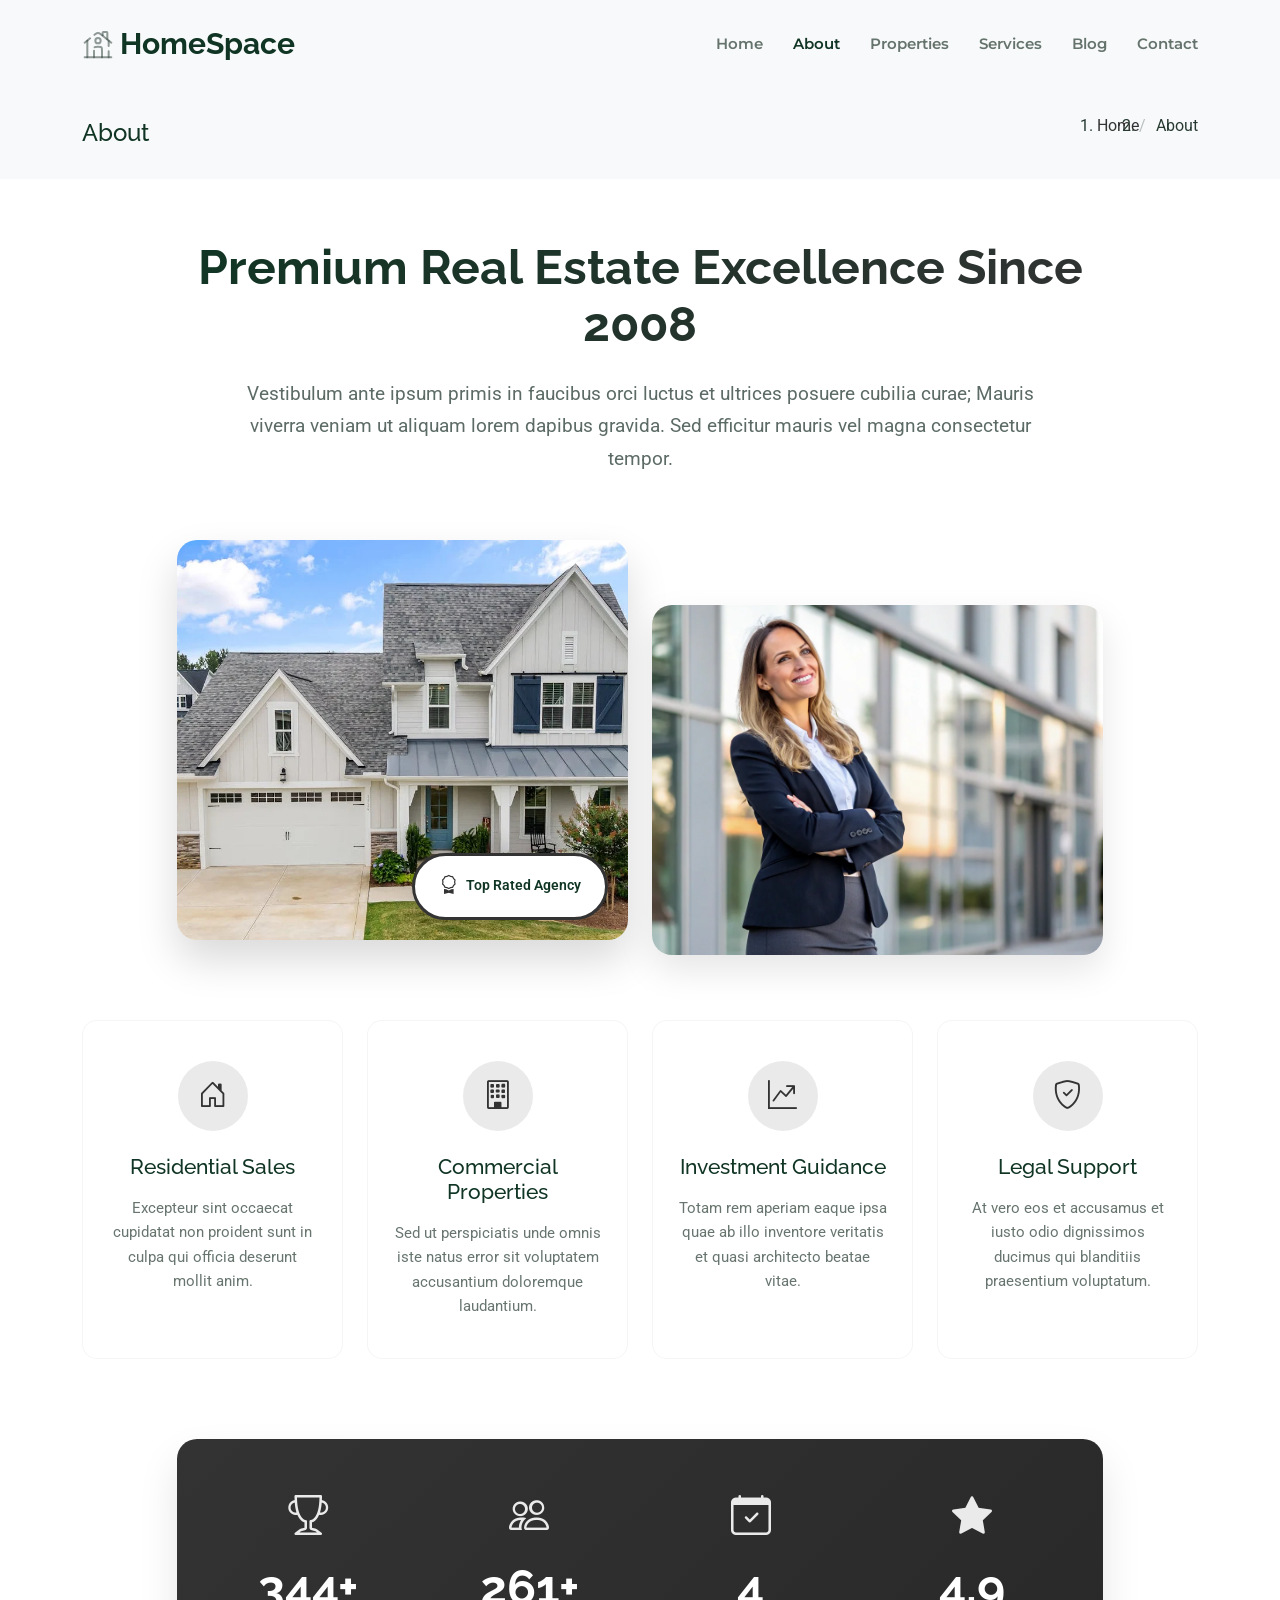
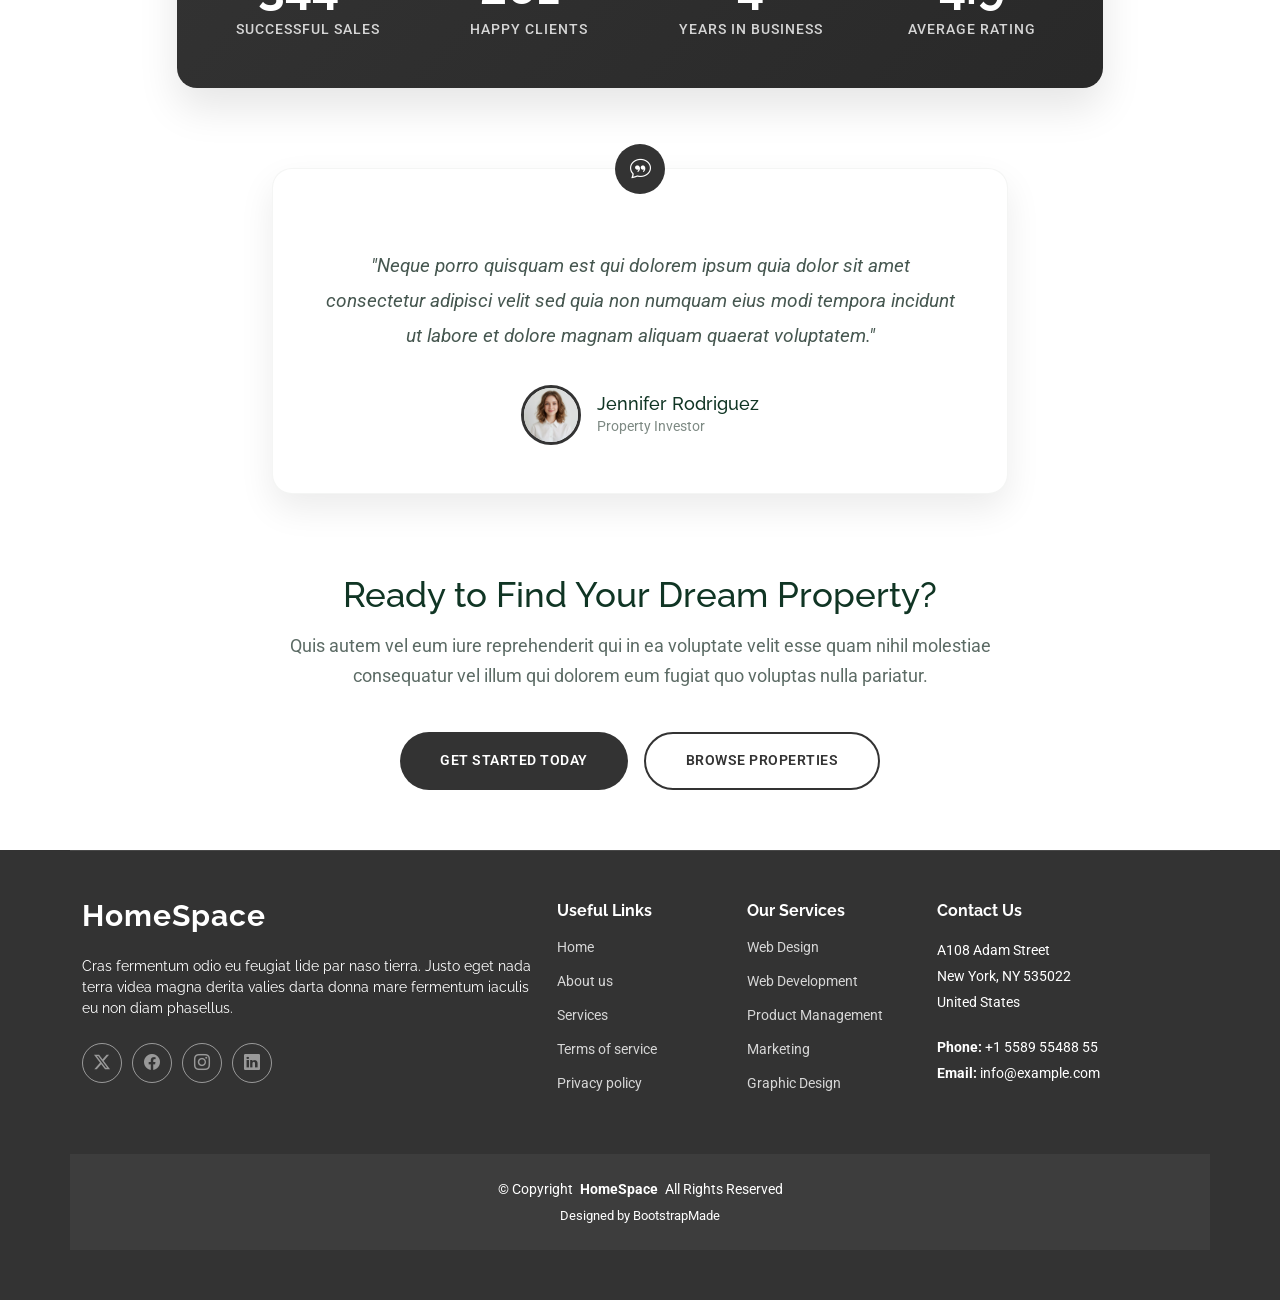
<file: about.html>
<!DOCTYPE html>
<html lang="en">
  <head>
    <meta charset="utf-8" />
    <meta content="width=device-width, initial-scale=1.0" name="viewport" />
    <title>About - HomeSpace Bootstrap Template</title>
    <meta name="description" content="" />
    <meta name="keywords" content="" />

    <!-- Favicons -->
    <link href="assets/img/favicon.png" rel="icon" />
    <link href="assets/img/apple-touch-icon.png" rel="apple-touch-icon" />

    <!-- Fonts -->
    <link href="https://fonts.googleapis.com" rel="preconnect" />
    <link href="https://fonts.gstatic.com" rel="preconnect" crossorigin />
    <link
      href="https://fonts.googleapis.com/css2?family=Roboto:ital,wght@0,100;0,300;0,400;0,500;0,700;0,900;1,100;1,300;1,400;1,500;1,700;1,900&family=Montserrat:ital,wght@0,100;0,200;0,300;0,400;0,500;0,600;0,700;0,800;0,900;1,100;1,200;1,300;1,400;1,500;1,600;1,700;1,800;1,900&family=Raleway:ital,wght@0,100;0,200;0,300;0,400;0,500;0,600;0,700;0,800;0,900;1,100;1,200;1,300;1,400;1,500;1,600;1,700;1,800;1,900&display=swap"
      rel="stylesheet"
    />

    <!-- Vendor CSS Files -->
    <link
      href="assets/vendor/bootstrap/css/bootstrap.min.css"
      rel="stylesheet"
    />
    <link
      href="assets/vendor/bootstrap-icons/bootstrap-icons.css"
      rel="stylesheet"
    />
    <link href="assets/vendor/aos/aos.css" rel="stylesheet" />
    <link href="assets/vendor/swiper/swiper-bundle.min.css" rel="stylesheet" />

    <!-- Main CSS File -->
    <link href="assets/css/main.css" rel="stylesheet" />

    <!-- =======================================================
  * Template Name: HomeSpace
  * Template URL: https://bootstrapmade.com/homespace-bootstrap-real-estate-template/
  * Updated: Jul 05 2025 with Bootstrap v5.3.7
  * Author: BootstrapMade.com
  * License: https://bootstrapmade.com/license/
  ======================================================== -->
  </head>

  <body class="about-page">
    <header id="header" class="header d-flex align-items-center sticky-top">
      <div
        class="container-fluid container-xl position-relative d-flex align-items-center justify-content-between"
      >
        <a href="index.html" class="logo d-flex align-items-center">
          <!-- Uncomment the line below if you also wish to use an image logo -->
          <!-- <img src="assets/img/logo.webp" alt=""> -->
          <svg
            class="my-icon"
            viewBox="0 0 24 24"
            fill="none"
            xmlns="http://www.w3.org/2000/svg"
          >
            <g id="bgCarrier" stroke-width="0"></g>
            <g
              id="tracerCarrier"
              stroke-linecap="round"
              stroke-linejoin="round"
            ></g>
            <g id="iconCarrier">
              <path
                d="M22 22L2 22"
                stroke="currentColor"
                stroke-width="1.5"
                stroke-linecap="round"
              ></path>
              <path
                d="M2 11L6.06296 7.74968M22 11L13.8741 4.49931C12.7784 3.62279 11.2216 3.62279 10.1259 4.49931L9.34398 5.12486"
                stroke="currentColor"
                stroke-width="1.5"
                stroke-linecap="round"
              ></path>
              <path
                d="M15.5 5.5V3.5C15.5 3.22386 15.7239 3 16 3H18.5C18.7761 3 19 3.22386 19 3.5V8.5"
                stroke="currentColor"
                stroke-width="1.5"
                stroke-linecap="round"
              ></path>
              <path
                d="M4 22V9.5"
                stroke="currentColor"
                stroke-width="1.5"
                stroke-linecap="round"
              ></path>
              <path
                d="M20 9.5V13.5M20 22V17.5"
                stroke="currentColor"
                stroke-width="1.5"
                stroke-linecap="round"
              ></path>
              <path
                d="M15 22V17C15 15.5858 15 14.8787 14.5607 14.4393C14.1213 14 13.4142 14 12 14C10.5858 14 9.87868 14 9.43934 14.4393M9 22V17"
                stroke="currentColor"
                stroke-width="1.5"
                stroke-linecap="round"
                stroke-linejoin="round"
              ></path>
              <path
                d="M14 9.5C14 10.6046 13.1046 11.5 12 11.5C10.8954 11.5 10 10.6046 10 9.5C10 8.39543 10.8954 7.5 12 7.5C13.1046 7.5 14 8.39543 14 9.5Z"
                stroke="currentColor"
                stroke-width="1.5"
              ></path>
            </g>
          </svg>
          <h1 class="sitename">HomeSpace</h1>
        </a>

        <nav id="navmenu" class="navmenu">
          <ul>
            <li><a href="index.html">Home</a></li>
            <li><a href="about.html" class="active">About</a></li>
            <li><a href="properties.html">Properties</a></li>
            <li><a href="services.html">Services</a></li>

            <li><a href="blog.html">Blog</a></li>

            <li><a href="contact.html">Contact</a></li>
          </ul>
          <i class="mobile-nav-toggle d-xl-none bi bi-list"></i>
        </nav>
      </div>
    </header>

    <main class="main">
      <!-- Page Title -->
      <div class="page-title light-background">
        <div
          class="container d-lg-flex justify-content-between align-items-center"
        >
          <h1 class="mb-2 mb-lg-0">About</h1>
          <nav class="breadcrumbs">
            <ol>
              <li><a href="index.html">Home</a></li>
              <li class="current">About</li>
            </ol>
          </nav>
        </div>
      </div>
      <!-- End Page Title -->

      <!-- About Section -->
      <section id="about" class="about section">
        <div class="container" data-aos="fade-up" data-aos-delay="100">
          <div class="row justify-content-center">
            <div class="col-lg-10">
              <div
                class="hero-content text-center"
                data-aos="zoom-in"
                data-aos-delay="200"
              >
                <h2>Premium Real Estate Excellence Since 2008</h2>
                <p class="hero-description">
                  Vestibulum ante ipsum primis in faucibus orci luctus et
                  ultrices posuere cubilia curae; Mauris viverra veniam ut
                  aliquam lorem dapibus gravida. Sed efficitur mauris vel magna
                  consectetur tempor.
                </p>
              </div>

              <div
                class="dual-image-layout"
                data-aos="fade-up"
                data-aos-delay="300"
              >
                <div class="row g-4 align-items-center">
                  <div class="col-lg-6">
                    <div class="primary-image-wrap">
                      <img
                        src="assets/img/real-estate/property-exterior-4.webp"
                        alt="Luxury Property"
                        class="img-fluid"
                      />
                      <div
                        class="floating-badge"
                        data-aos="zoom-in"
                        data-aos-delay="400"
                      >
                        <div class="badge-content">
                          <i class="bi bi-award"></i>
                          <span>Top Rated Agency</span>
                        </div>
                      </div>
                    </div>
                  </div>
                  <div class="col-lg-6">
                    <div class="secondary-image-wrap">
                      <img
                        src="assets/img/real-estate/agent-3.webp"
                        alt="Professional Agent"
                        class="img-fluid"
                      />
                    </div>
                  </div>
                </div>
              </div>
            </div>
          </div>

          <div
            class="features-showcase"
            data-aos="fade-up"
            data-aos-delay="350"
          >
            <div class="row gy-4">
              <div class="col-lg-3 col-md-6">
                <div
                  class="feature-box"
                  data-aos="flip-up"
                  data-aos-delay="400"
                >
                  <div class="feature-icon">
                    <i class="bi bi-house-door"></i>
                  </div>
                  <div class="feature-content">
                    <h4>Residential Sales</h4>
                    <p>
                      Excepteur sint occaecat cupidatat non proident sunt in
                      culpa qui officia deserunt mollit anim.
                    </p>
                  </div>
                </div>
              </div>
              <div class="col-lg-3 col-md-6">
                <div
                  class="feature-box"
                  data-aos="flip-up"
                  data-aos-delay="450"
                >
                  <div class="feature-icon">
                    <i class="bi bi-building"></i>
                  </div>
                  <div class="feature-content">
                    <h4>Commercial Properties</h4>
                    <p>
                      Sed ut perspiciatis unde omnis iste natus error sit
                      voluptatem accusantium doloremque laudantium.
                    </p>
                  </div>
                </div>
              </div>
              <div class="col-lg-3 col-md-6">
                <div
                  class="feature-box"
                  data-aos="flip-up"
                  data-aos-delay="500"
                >
                  <div class="feature-icon">
                    <i class="bi bi-graph-up-arrow"></i>
                  </div>
                  <div class="feature-content">
                    <h4>Investment Guidance</h4>
                    <p>
                      Totam rem aperiam eaque ipsa quae ab illo inventore
                      veritatis et quasi architecto beatae vitae.
                    </p>
                  </div>
                </div>
              </div>
              <div class="col-lg-3 col-md-6">
                <div
                  class="feature-box"
                  data-aos="flip-up"
                  data-aos-delay="550"
                >
                  <div class="feature-icon">
                    <i class="bi bi-shield-check"></i>
                  </div>
                  <div class="feature-content">
                    <h4>Legal Support</h4>
                    <p>
                      At vero eos et accusamus et iusto odio dignissimos ducimus
                      qui blanditiis praesentium voluptatum.
                    </p>
                  </div>
                </div>
              </div>
            </div>
          </div>
          <!-- End Features Showcase -->

          <div class="metrics-section" data-aos="fade-up" data-aos-delay="400">
            <div class="row justify-content-center">
              <div class="col-lg-10">
                <div class="metrics-wrapper">
                  <div class="row text-center">
                    <div class="col-lg-3 col-6">
                      <div
                        class="metric-item"
                        data-aos="zoom-in"
                        data-aos-delay="450"
                      >
                        <div class="metric-icon">
                          <i class="bi bi-trophy"></i>
                        </div>
                        <div class="metric-value">
                          <span
                            data-purecounter-start="0"
                            data-purecounter-end="1250"
                            data-purecounter-duration="2"
                            class="purecounter"
                          ></span
                          >+
                        </div>
                        <div class="metric-label">Successful Sales</div>
                      </div>
                    </div>
                    <div class="col-lg-3 col-6">
                      <div
                        class="metric-item"
                        data-aos="zoom-in"
                        data-aos-delay="500"
                      >
                        <div class="metric-icon">
                          <i class="bi bi-people"></i>
                        </div>
                        <div class="metric-value">
                          <span
                            data-purecounter-start="0"
                            data-purecounter-end="950"
                            data-purecounter-duration="2"
                            class="purecounter"
                          ></span
                          >+
                        </div>
                        <div class="metric-label">Happy Clients</div>
                      </div>
                    </div>
                    <div class="col-lg-3 col-6">
                      <div
                        class="metric-item"
                        data-aos="zoom-in"
                        data-aos-delay="550"
                      >
                        <div class="metric-icon">
                          <i class="bi bi-calendar-check"></i>
                        </div>
                        <div class="metric-value">
                          <span
                            data-purecounter-start="0"
                            data-purecounter-end="16"
                            data-purecounter-duration="2"
                            class="purecounter"
                          ></span>
                        </div>
                        <div class="metric-label">Years in Business</div>
                      </div>
                    </div>
                    <div class="col-lg-3 col-6">
                      <div
                        class="metric-item"
                        data-aos="zoom-in"
                        data-aos-delay="600"
                      >
                        <div class="metric-icon">
                          <i class="bi bi-star-fill"></i>
                        </div>
                        <div class="metric-value">4.9</div>
                        <div class="metric-label">Average Rating</div>
                      </div>
                    </div>
                  </div>
                </div>
              </div>
            </div>
          </div>
          <!-- End Metrics Section -->

          <div
            class="testimonial-highlight"
            data-aos="fade-up"
            data-aos-delay="450"
          >
            <div class="row justify-content-center">
              <div class="col-lg-8">
                <div class="testimonial-card">
                  <div class="quote-icon">
                    <i class="bi bi-chat-quote"></i>
                  </div>
                  <blockquote>
                    "Neque porro quisquam est qui dolorem ipsum quia dolor sit
                    amet consectetur adipisci velit sed quia non numquam eius
                    modi tempora incidunt ut labore et dolore magnam aliquam
                    quaerat voluptatem."
                  </blockquote>
                  <div class="testimonial-author">
                    <div class="author-image">
                      <img
                        src="assets/img/person/person-f-8.webp"
                        alt="Client"
                        class="img-fluid"
                      />
                    </div>
                    <div class="author-info">
                      <h5>Jennifer Rodriguez</h5>
                      <span>Property Investor</span>
                    </div>
                  </div>
                </div>
              </div>
            </div>
          </div>
          <!-- End Testimonial Highlight -->

          <div class="cta-section" data-aos="fade-up" data-aos-delay="500">
            <div class="row justify-content-center text-center">
              <div class="col-lg-8">
                <h3>Ready to Find Your Dream Property?</h3>
                <p>
                  Quis autem vel eum iure reprehenderit qui in ea voluptate
                  velit esse quam nihil molestiae consequatur vel illum qui
                  dolorem eum fugiat quo voluptas nulla pariatur.
                </p>
                <div class="action-buttons">
                  <a href="contact.html" class="btn btn-primary"
                    >Get Started Today</a
                  >
                  <a href="properties.html" class="btn btn-secondary"
                    >Browse Properties</a
                  >
                </div>
              </div>
            </div>
          </div>
          <!-- End CTA Section -->
        </div>
      </section>
      <!-- /About Section -->
    </main>

    <footer id="footer" class="footer accent-background">
      <div class="container footer-top">
        <div class="row gy-4">
          <div class="col-lg-5 col-md-12 footer-about">
            <a href="index.html" class="logo d-flex align-items-center">
              <span class="sitename">HomeSpace</span>
            </a>
            <p>
              Cras fermentum odio eu feugiat lide par naso tierra. Justo eget
              nada terra videa magna derita valies darta donna mare fermentum
              iaculis eu non diam phasellus.
            </p>
            <div class="social-links d-flex mt-4">
              <a href=""><i class="bi bi-twitter-x"></i></a>
              <a href=""><i class="bi bi-facebook"></i></a>
              <a href=""><i class="bi bi-instagram"></i></a>
              <a href=""><i class="bi bi-linkedin"></i></a>
            </div>
          </div>

          <div class="col-lg-2 col-6 footer-links">
            <h4>Useful Links</h4>
            <ul>
              <li><a href="#">Home</a></li>
              <li><a href="#">About us</a></li>
              <li><a href="#">Services</a></li>
              <li><a href="#">Terms of service</a></li>
              <li><a href="#">Privacy policy</a></li>
            </ul>
          </div>

          <div class="col-lg-2 col-6 footer-links">
            <h4>Our Services</h4>
            <ul>
              <li><a href="#">Web Design</a></li>
              <li><a href="#">Web Development</a></li>
              <li><a href="#">Product Management</a></li>
              <li><a href="#">Marketing</a></li>
              <li><a href="#">Graphic Design</a></li>
            </ul>
          </div>

          <div
            class="col-lg-3 col-md-12 footer-contact text-center text-md-start"
          >
            <h4>Contact Us</h4>
            <p>A108 Adam Street</p>
            <p>New York, NY 535022</p>
            <p>United States</p>
            <p class="mt-4">
              <strong>Phone:</strong> <span>+1 5589 55488 55</span>
            </p>
            <p><strong>Email:</strong> <span>info@example.com</span></p>
          </div>
        </div>
      </div>

      <div class="container copyright text-center mt-4">
        <p>
          © <span>Copyright</span>
          <strong class="px-1 sitename">HomeSpace</strong>
          <span>All Rights Reserved</span>
        </p>
        <div class="credits">
          <!-- All the links in the footer should remain intact. -->
          <!-- You can delete the links only if you've purchased the pro version. -->
          <!-- Licensing information: https://bootstrapmade.com/license/ -->
          <!-- Purchase the pro version with working PHP/AJAX contact form: [buy-url] -->
          Designed by <a href="https://bootstrapmade.com/">BootstrapMade</a>
        </div>
      </div>
    </footer>

    <!-- Scroll Top -->
    <a
      href="#"
      id="scroll-top"
      class="scroll-top d-flex align-items-center justify-content-center"
      ><i class="bi bi-arrow-up-short"></i
    ></a>

    <!-- Preloader -->
    <div id="preloader"></div>

    <!-- Vendor JS Files -->
    <script src="assets/vendor/bootstrap/js/bootstrap.bundle.min.js"></script>
    <script src="assets/vendor/php-email-form/validate.js"></script>
    <script src="assets/vendor/aos/aos.js"></script>
    <script src="assets/vendor/purecounter/purecounter_vanilla.js"></script>
    <script src="assets/vendor/swiper/swiper-bundle.min.js"></script>

    <!-- Main JS File -->
    <script src="assets/js/main.js"></script>
  </body>
</html>
</file>
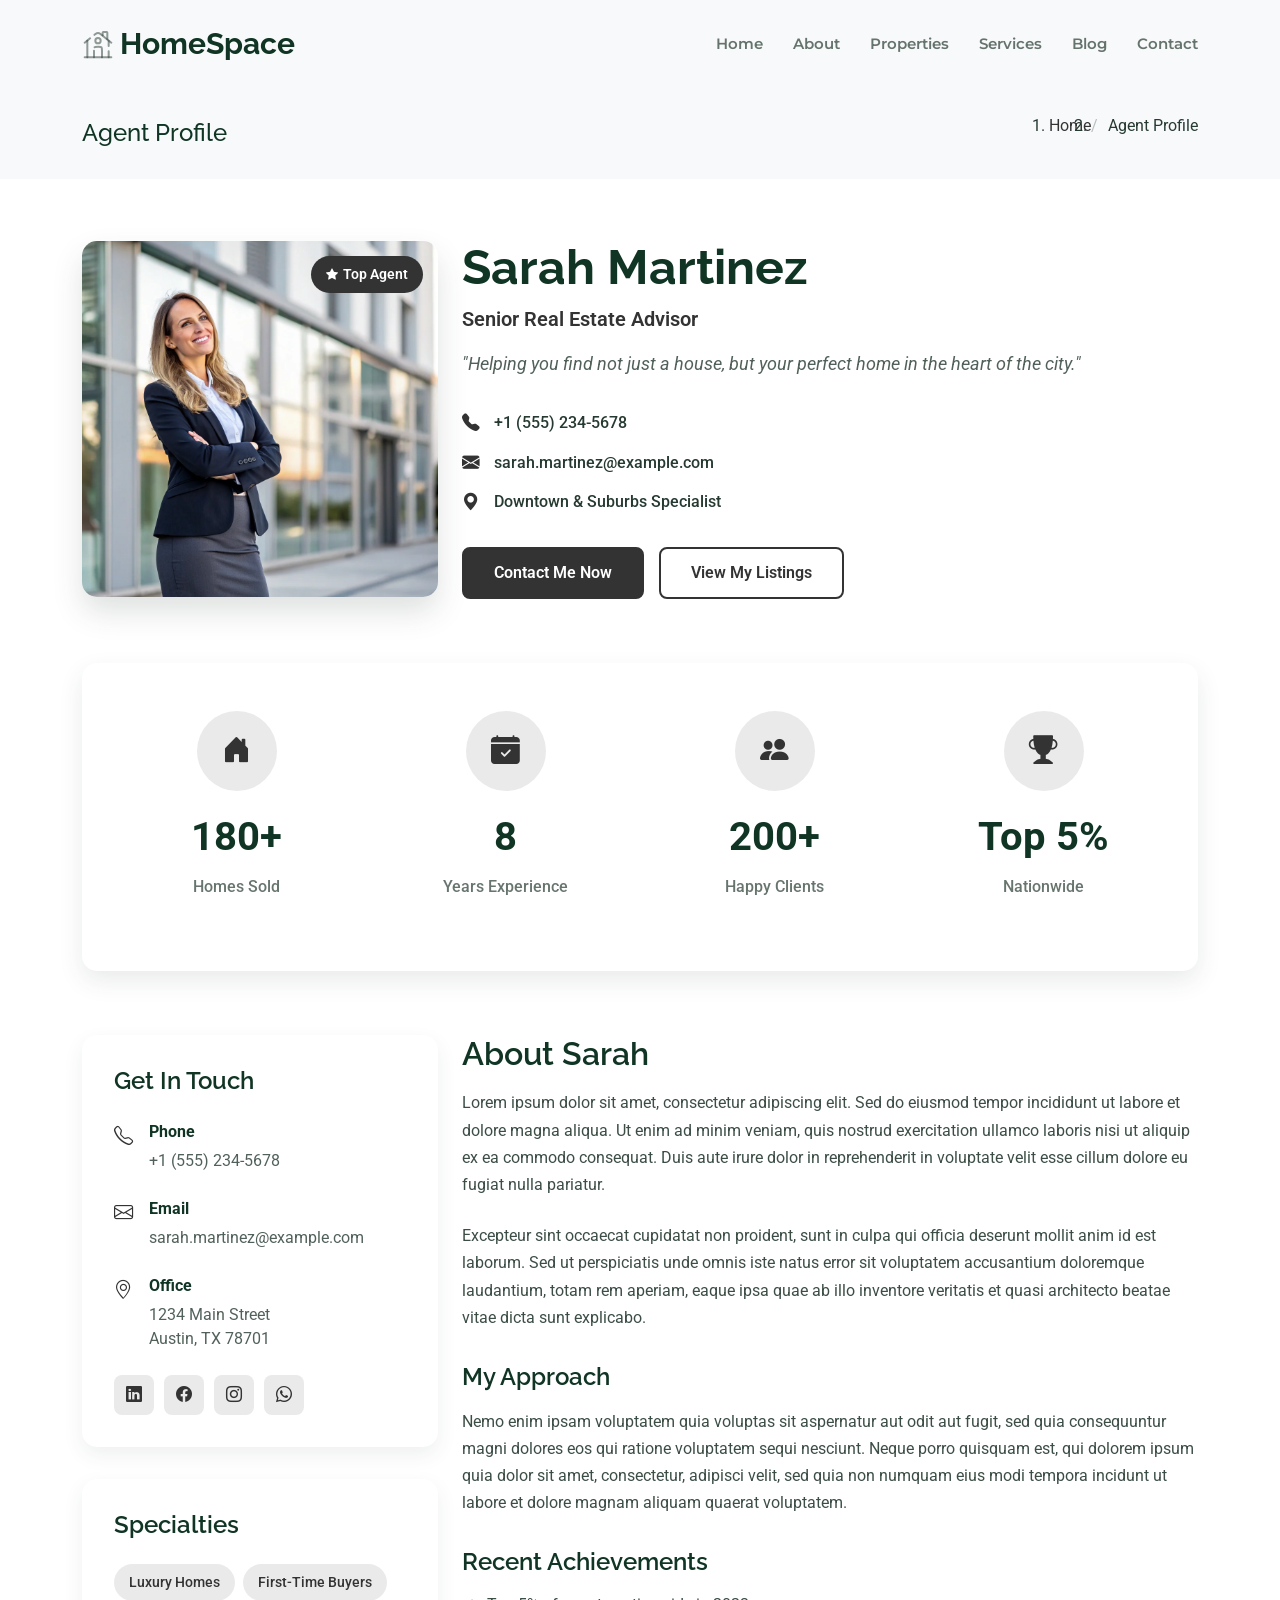
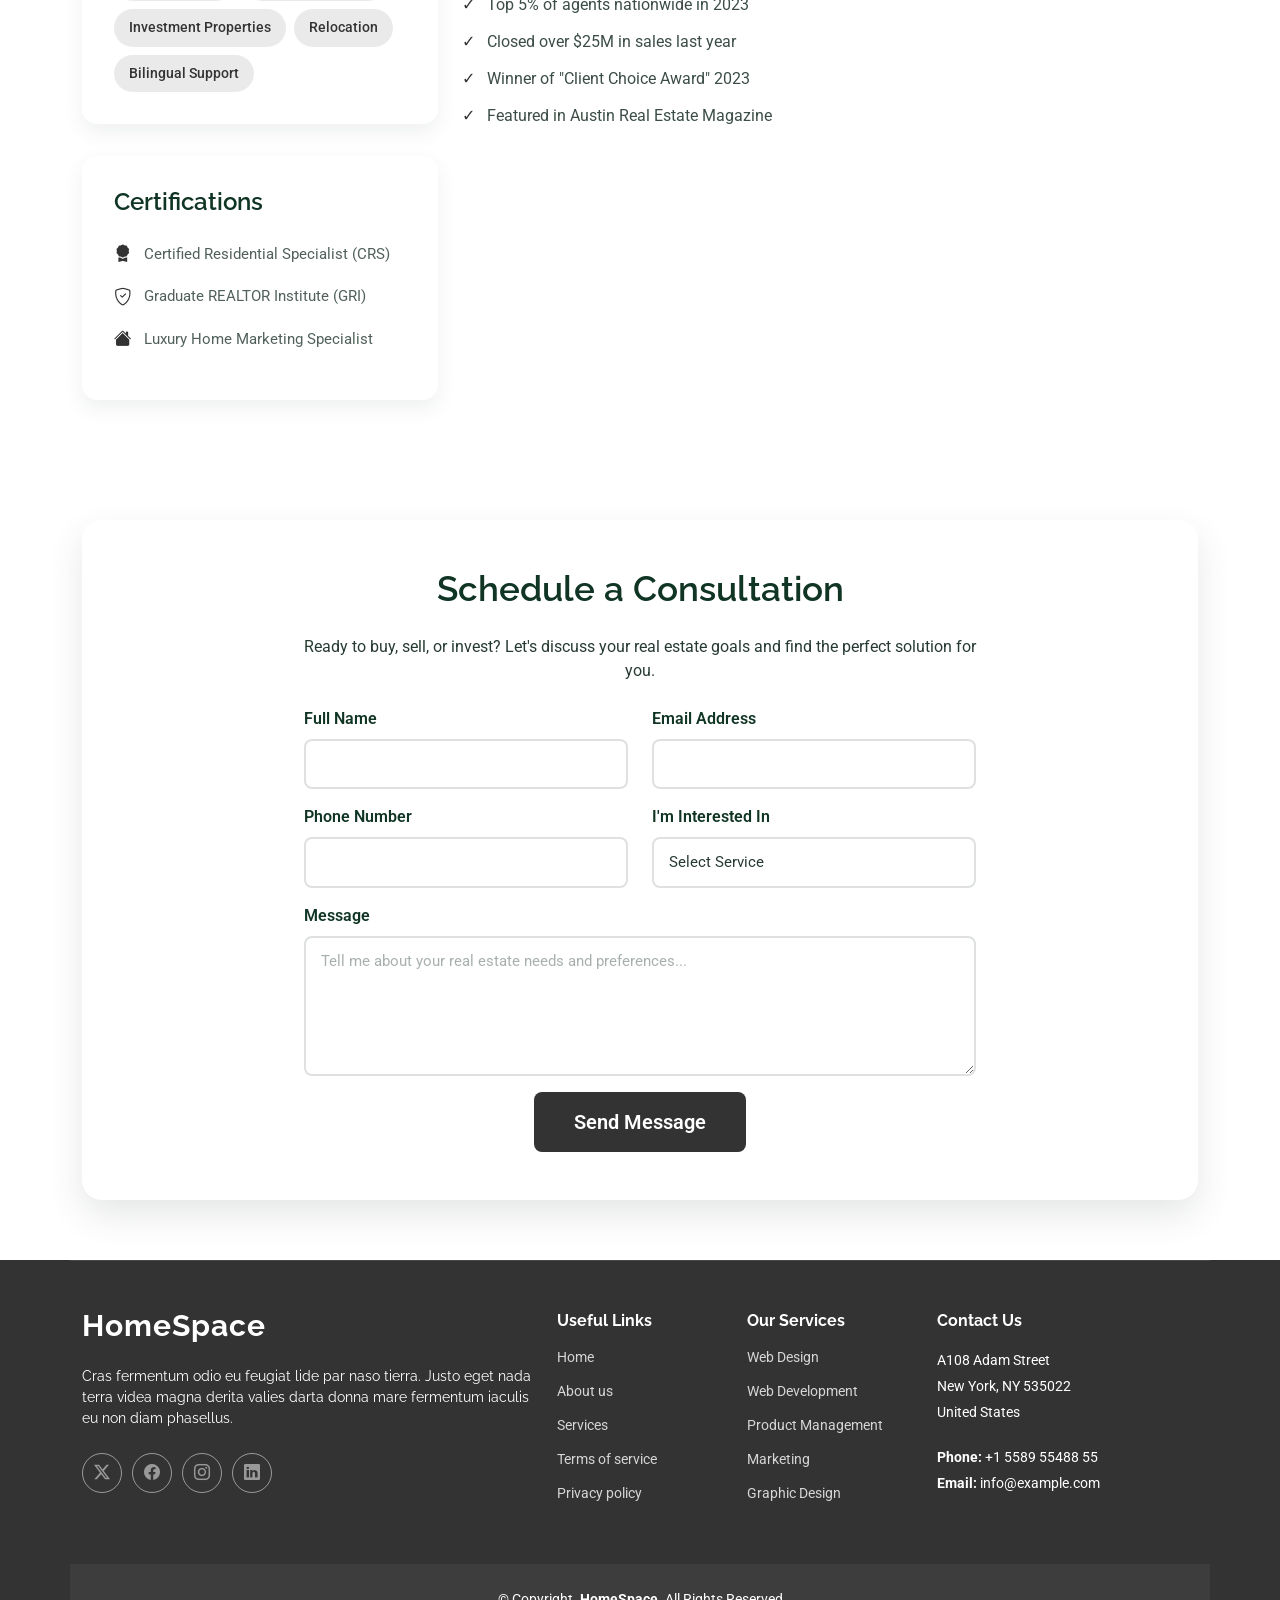
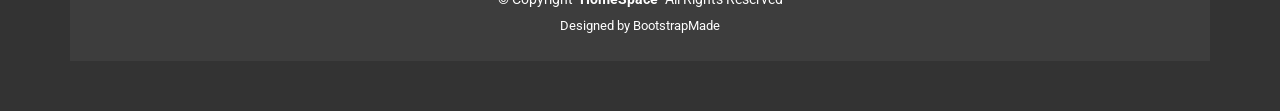
<file: agent-profile.html>
<!DOCTYPE html>
<html lang="en">
  <head>
    <meta charset="utf-8" />
    <meta content="width=device-width, initial-scale=1.0" name="viewport" />
    <title>Agent Profile - HomeSpace Bootstrap Template</title>
    <meta name="description" content="" />
    <meta name="keywords" content="" />

    <!-- Favicons -->
    <link href="assets/img/favicon.png" rel="icon" />
    <link href="assets/img/apple-touch-icon.png" rel="apple-touch-icon" />

    <!-- Fonts -->
    <link href="https://fonts.googleapis.com" rel="preconnect" />
    <link href="https://fonts.gstatic.com" rel="preconnect" crossorigin />
    <link
      href="https://fonts.googleapis.com/css2?family=Roboto:ital,wght@0,100;0,300;0,400;0,500;0,700;0,900;1,100;1,300;1,400;1,500;1,700;1,900&family=Montserrat:ital,wght@0,100;0,200;0,300;0,400;0,500;0,600;0,700;0,800;0,900;1,100;1,200;1,300;1,400;1,500;1,600;1,700;1,800;1,900&family=Raleway:ital,wght@0,100;0,200;0,300;0,400;0,500;0,600;0,700;0,800;0,900;1,100;1,200;1,300;1,400;1,500;1,600;1,700;1,800;1,900&display=swap"
      rel="stylesheet"
    />

    <!-- Vendor CSS Files -->
    <link
      href="assets/vendor/bootstrap/css/bootstrap.min.css"
      rel="stylesheet"
    />
    <link
      href="assets/vendor/bootstrap-icons/bootstrap-icons.css"
      rel="stylesheet"
    />
    <link href="assets/vendor/aos/aos.css" rel="stylesheet" />
    <link href="assets/vendor/swiper/swiper-bundle.min.css" rel="stylesheet" />

    <!-- Main CSS File -->
    <link href="assets/css/main.css" rel="stylesheet" />

    <!-- =======================================================
  * Template Name: HomeSpace
  * Template URL: https://bootstrapmade.com/homespace-bootstrap-real-estate-template/
  * Updated: Jul 05 2025 with Bootstrap v5.3.7
  * Author: BootstrapMade.com
  * License: https://bootstrapmade.com/license/
  ======================================================== -->
  </head>

  <body class="agent-profile-page">
    <header id="header" class="header d-flex align-items-center sticky-top">
      <div
        class="container-fluid container-xl position-relative d-flex align-items-center justify-content-between"
      >
        <a href="index.html" class="logo d-flex align-items-center">
          <!-- Uncomment the line below if you also wish to use an image logo -->
          <!-- <img src="assets/img/logo.webp" alt=""> -->
          <svg
            class="my-icon"
            viewBox="0 0 24 24"
            fill="none"
            xmlns="http://www.w3.org/2000/svg"
          >
            <g id="bgCarrier" stroke-width="0"></g>
            <g
              id="tracerCarrier"
              stroke-linecap="round"
              stroke-linejoin="round"
            ></g>
            <g id="iconCarrier">
              <path
                d="M22 22L2 22"
                stroke="currentColor"
                stroke-width="1.5"
                stroke-linecap="round"
              ></path>
              <path
                d="M2 11L6.06296 7.74968M22 11L13.8741 4.49931C12.7784 3.62279 11.2216 3.62279 10.1259 4.49931L9.34398 5.12486"
                stroke="currentColor"
                stroke-width="1.5"
                stroke-linecap="round"
              ></path>
              <path
                d="M15.5 5.5V3.5C15.5 3.22386 15.7239 3 16 3H18.5C18.7761 3 19 3.22386 19 3.5V8.5"
                stroke="currentColor"
                stroke-width="1.5"
                stroke-linecap="round"
              ></path>
              <path
                d="M4 22V9.5"
                stroke="currentColor"
                stroke-width="1.5"
                stroke-linecap="round"
              ></path>
              <path
                d="M20 9.5V13.5M20 22V17.5"
                stroke="currentColor"
                stroke-width="1.5"
                stroke-linecap="round"
              ></path>
              <path
                d="M15 22V17C15 15.5858 15 14.8787 14.5607 14.4393C14.1213 14 13.4142 14 12 14C10.5858 14 9.87868 14 9.43934 14.4393M9 22V17"
                stroke="currentColor"
                stroke-width="1.5"
                stroke-linecap="round"
                stroke-linejoin="round"
              ></path>
              <path
                d="M14 9.5C14 10.6046 13.1046 11.5 12 11.5C10.8954 11.5 10 10.6046 10 9.5C10 8.39543 10.8954 7.5 12 7.5C13.1046 7.5 14 8.39543 14 9.5Z"
                stroke="currentColor"
                stroke-width="1.5"
              ></path>
            </g>
          </svg>
          <h1 class="sitename">HomeSpace</h1>
        </a>

        <nav id="navmenu" class="navmenu">
          <ul>
            <li><a href="index.html">Home</a></li>
            <li><a href="about.html">About</a></li>
            <li><a href="properties.html">Properties</a></li>
            <li><a href="services.html">Services</a></li>
            <li><a href="blog.html">Blog</a></li>

            <li><a href="contact.html">Contact</a></li>
          </ul>
          <i class="mobile-nav-toggle d-xl-none bi bi-list"></i>
        </nav>
      </div>
    </header>

    <main class="main">
      <!-- Page Title -->
      <div class="page-title light-background">
        <div
          class="container d-lg-flex justify-content-between align-items-center"
        >
          <h1 class="mb-2 mb-lg-0">Agent Profile</h1>
          <nav class="breadcrumbs">
            <ol>
              <li><a href="index.html">Home</a></li>
              <li class="current">Agent Profile</li>
            </ol>
          </nav>
        </div>
      </div>
      <!-- End Page Title -->

      <!-- Agent Profile Section -->
      <section id="agent-profile" class="agent-profile section">
        <div class="container" data-aos="fade-up" data-aos-delay="100">
          <!-- Hero Profile Header -->
          <div class="row align-items-center mb-5">
            <div class="col-lg-4" data-aos="fade-right" data-aos-delay="150">
              <div class="agent-photo-wrapper">
                <img
                  src="assets/img/real-estate/agent-3.webp"
                  alt="Agent Profile"
                  class="img-fluid agent-photo"
                />
                <div class="agent-badge">
                  <i class="bi bi-star-fill"></i>
                  <span>Top Agent</span>
                </div>
              </div>
            </div>
            <div class="col-lg-8" data-aos="fade-left" data-aos-delay="200">
              <div class="agent-info">
                <h1 class="agent-name">Sarah Martinez</h1>
                <p class="agent-title">Senior Real Estate Advisor</p>
                <p class="agent-tagline">
                  "Helping you find not just a house, but your perfect home in
                  the heart of the city."
                </p>

                <div class="contact-info-hero">
                  <div class="contact-item">
                    <i class="bi bi-telephone-fill"></i>
                    <span>+1 (555) 234-5678</span>
                  </div>
                  <div class="contact-item">
                    <i class="bi bi-envelope-fill"></i>
                    <span>sarah.martinez@example.com</span>
                  </div>
                  <div class="contact-item">
                    <i class="bi bi-geo-alt-fill"></i>
                    <span>Downtown &amp; Suburbs Specialist</span>
                  </div>
                </div>

                <div class="hero-actions">
                  <a href="#contact" class="btn btn-primary">Contact Me Now</a>
                  <a href="#listings" class="btn btn-outline"
                    >View My Listings</a
                  >
                </div>
              </div>
            </div>
          </div>

          <!-- Agent Stats -->
          <div class="stats-section" data-aos="fade-up" data-aos-delay="100">
            <div class="row text-center">
              <div class="col-lg-3 col-md-6 mb-4">
                <div class="stat-item">
                  <div class="stat-icon">
                    <i class="bi bi-house-door-fill"></i>
                  </div>
                  <div class="stat-number">180+</div>
                  <div class="stat-label">Homes Sold</div>
                </div>
              </div>
              <div class="col-lg-3 col-md-6 mb-4">
                <div class="stat-item">
                  <div class="stat-icon">
                    <i class="bi bi-calendar-check-fill"></i>
                  </div>
                  <div class="stat-number">8</div>
                  <div class="stat-label">Years Experience</div>
                </div>
              </div>
              <div class="col-lg-3 col-md-6 mb-4">
                <div class="stat-item">
                  <div class="stat-icon">
                    <i class="bi bi-people-fill"></i>
                  </div>
                  <div class="stat-number">200+</div>
                  <div class="stat-label">Happy Clients</div>
                </div>
              </div>
              <div class="col-lg-3 col-md-6 mb-4">
                <div class="stat-item">
                  <div class="stat-icon">
                    <i class="bi bi-trophy-fill"></i>
                  </div>
                  <div class="stat-number">Top 5%</div>
                  <div class="stat-label">Nationwide</div>
                </div>
              </div>
            </div>
          </div>

          <!-- Agent Bio & Specialties -->
          <div class="row mb-5" data-aos="fade-up" data-aos-delay="150">
            <div class="col-lg-4 mb-4">
              <div class="sidebar-info">
                <div class="contact-card">
                  <h4>Get In Touch</h4>

                  <div class="contact-details">
                    <div class="contact-detail">
                      <i class="bi bi-telephone"></i>
                      <div>
                        <strong>Phone</strong>
                        <p>+1 (555) 234-5678</p>
                      </div>
                    </div>
                    <div class="contact-detail">
                      <i class="bi bi-envelope"></i>
                      <div>
                        <strong>Email</strong>
                        <p>sarah.martinez@example.com</p>
                      </div>
                    </div>
                    <div class="contact-detail">
                      <i class="bi bi-geo-alt"></i>
                      <div>
                        <strong>Office</strong>
                        <p>1234 Main Street<br />Austin, TX 78701</p>
                      </div>
                    </div>
                  </div>

                  <div class="social-links">
                    <a href="#"><i class="bi bi-linkedin"></i></a>
                    <a href="#"><i class="bi bi-facebook"></i></a>
                    <a href="#"><i class="bi bi-instagram"></i></a>
                    <a href="#"><i class="bi bi-whatsapp"></i></a>
                  </div>
                </div>

                <div class="specialties-card">
                  <h4>Specialties</h4>
                  <div class="specialty-tags">
                    <span class="specialty-tag">Luxury Homes</span>
                    <span class="specialty-tag">First-Time Buyers</span>
                    <span class="specialty-tag">Investment Properties</span>
                    <span class="specialty-tag">Relocation</span>
                    <span class="specialty-tag">Bilingual Support</span>
                  </div>
                </div>

                <div class="certifications-card">
                  <h4>Certifications</h4>
                  <div class="cert-item">
                    <i class="bi bi-award-fill"></i>
                    <span>Certified Residential Specialist (CRS)</span>
                  </div>
                  <div class="cert-item">
                    <i class="bi bi-shield-check"></i>
                    <span>Graduate REALTOR Institute (GRI)</span>
                  </div>
                  <div class="cert-item">
                    <i class="bi bi-house-fill"></i>
                    <span>Luxury Home Marketing Specialist</span>
                  </div>
                </div>
              </div>
            </div>

            <div class="col-lg-8">
              <div class="bio-content">
                <h3>About Sarah</h3>
                <p>
                  Lorem ipsum dolor sit amet, consectetur adipiscing elit. Sed
                  do eiusmod tempor incididunt ut labore et dolore magna aliqua.
                  Ut enim ad minim veniam, quis nostrud exercitation ullamco
                  laboris nisi ut aliquip ex ea commodo consequat. Duis aute
                  irure dolor in reprehenderit in voluptate velit esse cillum
                  dolore eu fugiat nulla pariatur.
                </p>

                <p>
                  Excepteur sint occaecat cupidatat non proident, sunt in culpa
                  qui officia deserunt mollit anim id est laborum. Sed ut
                  perspiciatis unde omnis iste natus error sit voluptatem
                  accusantium doloremque laudantium, totam rem aperiam, eaque
                  ipsa quae ab illo inventore veritatis et quasi architecto
                  beatae vitae dicta sunt explicabo.
                </p>

                <h4>My Approach</h4>
                <p>
                  Nemo enim ipsam voluptatem quia voluptas sit aspernatur aut
                  odit aut fugit, sed quia consequuntur magni dolores eos qui
                  ratione voluptatem sequi nesciunt. Neque porro quisquam est,
                  qui dolorem ipsum quia dolor sit amet, consectetur, adipisci
                  velit, sed quia non numquam eius modi tempora incidunt ut
                  labore et dolore magnam aliquam quaerat voluptatem.
                </p>

                <div class="achievements">
                  <h4>Recent Achievements</h4>
                  <ul>
                    <li>Top 5% of agents nationwide in 2023</li>
                    <li>Closed over $25M in sales last year</li>
                    <li>Winner of "Client Choice Award" 2023</li>
                    <li>Featured in Austin Real Estate Magazine</li>
                  </ul>
                </div>
              </div>
            </div>
          </div>

          <!-- Contact Form -->
          <div
            class="contact-form-section"
            id="contact"
            data-aos="fade-up"
            data-aos-delay="100"
          >
            <div class="row">
              <div class="col-lg-8 mx-auto">
                <div class="contact-form-wrapper">
                  <h3 class="text-center mb-4">Schedule a Consultation</h3>
                  <p class="text-center mb-4">
                    Ready to buy, sell, or invest? Let's discuss your real
                    estate goals and find the perfect solution for you.
                  </p>

                  <form
                    action="forms/contact.php"
                    method="post"
                    class="php-email-form"
                  >
                    <div class="row">
                      <div class="col-md-6 mb-3">
                        <label for="name" class="form-label">Full Name</label>
                        <input
                          type="text"
                          name="name"
                          class="form-control"
                          id="name"
                          required=""
                        />
                      </div>
                      <div class="col-md-6 mb-3">
                        <label for="email" class="form-label"
                          >Email Address</label
                        >
                        <input
                          type="email"
                          name="email"
                          class="form-control"
                          id="email"
                          required=""
                        />
                      </div>
                    </div>

                    <div class="row">
                      <div class="col-md-6 mb-3">
                        <label for="phone" class="form-label"
                          >Phone Number</label
                        >
                        <input
                          type="tel"
                          name="phone"
                          class="form-control"
                          id="phone"
                        />
                      </div>
                      <div class="col-md-6 mb-3">
                        <label for="service" class="form-label"
                          >I'm Interested In</label
                        >
                        <select
                          name="subject"
                          class="form-control"
                          id="service"
                          required=""
                        >
                          <option value="">Select Service</option>
                          <option value="buying">Buying a Home</option>
                          <option value="selling">Selling a Home</option>
                          <option value="investment">
                            Investment Property
                          </option>
                          <option value="consultation">
                            Market Consultation
                          </option>
                        </select>
                      </div>
                    </div>

                    <div class="mb-3">
                      <label for="message" class="form-label">Message</label>
                      <textarea
                        name="message"
                        class="form-control"
                        id="message"
                        rows="5"
                        placeholder="Tell me about your real estate needs and preferences..."
                      ></textarea>
                    </div>

                    <div class="loading">Loading</div>
                    <div class="error-message"></div>
                    <div class="sent-message">
                      Your message has been sent. Thank you!
                    </div>

                    <div class="text-center">
                      <button type="submit" class="btn btn-primary btn-lg">
                        Send Message
                      </button>
                    </div>
                  </form>
                </div>
              </div>
            </div>
          </div>
        </div>
      </section>
      <!-- /Agent Profile Section -->
    </main>

    <footer id="footer" class="footer accent-background">
      <div class="container footer-top">
        <div class="row gy-4">
          <div class="col-lg-5 col-md-12 footer-about">
            <a href="index.html" class="logo d-flex align-items-center">
              <span class="sitename">HomeSpace</span>
            </a>
            <p>
              Cras fermentum odio eu feugiat lide par naso tierra. Justo eget
              nada terra videa magna derita valies darta donna mare fermentum
              iaculis eu non diam phasellus.
            </p>
            <div class="social-links d-flex mt-4">
              <a href=""><i class="bi bi-twitter-x"></i></a>
              <a href=""><i class="bi bi-facebook"></i></a>
              <a href=""><i class="bi bi-instagram"></i></a>
              <a href=""><i class="bi bi-linkedin"></i></a>
            </div>
          </div>

          <div class="col-lg-2 col-6 footer-links">
            <h4>Useful Links</h4>
            <ul>
              <li><a href="#">Home</a></li>
              <li><a href="#">About us</a></li>
              <li><a href="#">Services</a></li>
              <li><a href="#">Terms of service</a></li>
              <li><a href="#">Privacy policy</a></li>
            </ul>
          </div>

          <div class="col-lg-2 col-6 footer-links">
            <h4>Our Services</h4>
            <ul>
              <li><a href="#">Web Design</a></li>
              <li><a href="#">Web Development</a></li>
              <li><a href="#">Product Management</a></li>
              <li><a href="#">Marketing</a></li>
              <li><a href="#">Graphic Design</a></li>
            </ul>
          </div>

          <div
            class="col-lg-3 col-md-12 footer-contact text-center text-md-start"
          >
            <h4>Contact Us</h4>
            <p>A108 Adam Street</p>
            <p>New York, NY 535022</p>
            <p>United States</p>
            <p class="mt-4">
              <strong>Phone:</strong> <span>+1 5589 55488 55</span>
            </p>
            <p><strong>Email:</strong> <span>info@example.com</span></p>
          </div>
        </div>
      </div>

      <div class="container copyright text-center mt-4">
        <p>
          © <span>Copyright</span>
          <strong class="px-1 sitename">HomeSpace</strong>
          <span>All Rights Reserved</span>
        </p>
        <div class="credits">
          <!-- All the links in the footer should remain intact. -->
          <!-- You can delete the links only if you've purchased the pro version. -->
          <!-- Licensing information: https://bootstrapmade.com/license/ -->
          <!-- Purchase the pro version with working PHP/AJAX contact form: [buy-url] -->
          Designed by <a href="https://bootstrapmade.com/">BootstrapMade</a>
        </div>
      </div>
    </footer>

    <!-- Scroll Top -->
    <a
      href="#"
      id="scroll-top"
      class="scroll-top d-flex align-items-center justify-content-center"
      ><i class="bi bi-arrow-up-short"></i
    ></a>

    <!-- Preloader -->
    <div id="preloader"></div>

    <!-- Vendor JS Files -->
    <script src="assets/vendor/bootstrap/js/bootstrap.bundle.min.js"></script>
    <script src="assets/vendor/php-email-form/validate.js"></script>
    <script src="assets/vendor/aos/aos.js"></script>
    <script src="assets/vendor/purecounter/purecounter_vanilla.js"></script>
    <script src="assets/vendor/swiper/swiper-bundle.min.js"></script>

    <!-- Main JS File -->
    <script src="assets/js/main.js"></script>
  </body>
</html>
</file>
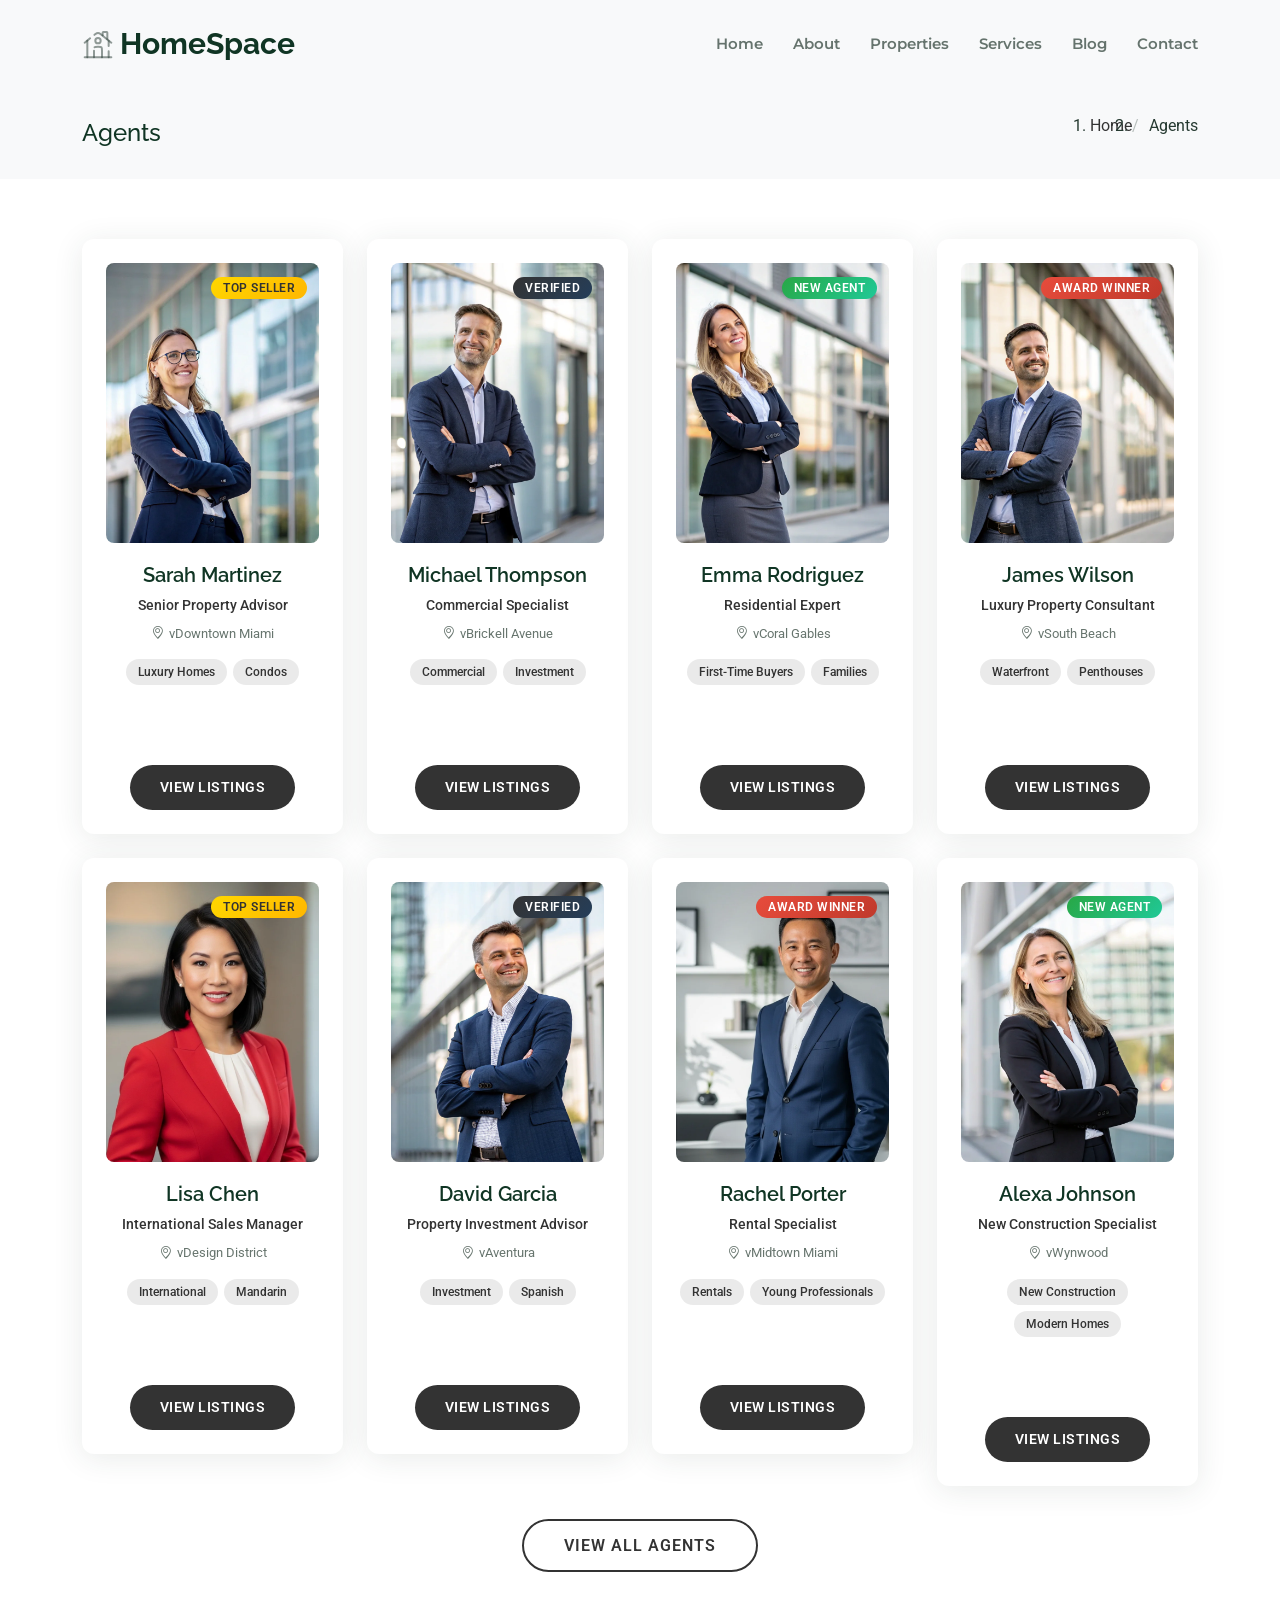
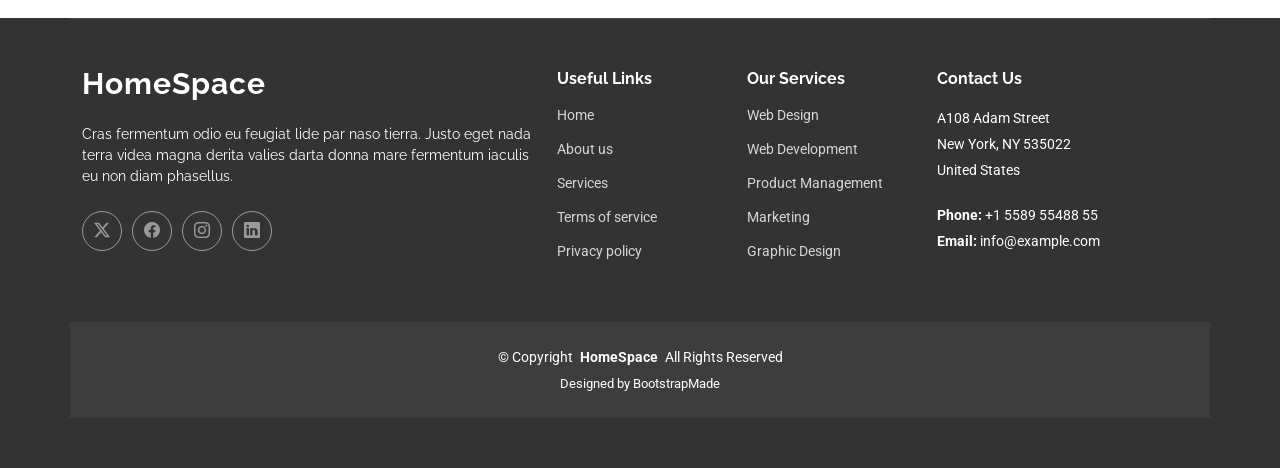
<file: agents.html>
<!DOCTYPE html>
<html lang="en">
  <head>
    <meta charset="utf-8" />
    <meta content="width=device-width, initial-scale=1.0" name="viewport" />
    <title>Agents - HomeSpace Bootstrap Template</title>
    <meta name="description" content="" />
    <meta name="keywords" content="" />

    <!-- Favicons -->
    <link href="assets/img/favicon.png" rel="icon" />
    <link href="assets/img/apple-touch-icon.png" rel="apple-touch-icon" />

    <!-- Fonts -->
    <link href="https://fonts.googleapis.com" rel="preconnect" />
    <link href="https://fonts.gstatic.com" rel="preconnect" crossorigin />
    <link
      href="https://fonts.googleapis.com/css2?family=Roboto:ital,wght@0,100;0,300;0,400;0,500;0,700;0,900;1,100;1,300;1,400;1,500;1,700;1,900&family=Montserrat:ital,wght@0,100;0,200;0,300;0,400;0,500;0,600;0,700;0,800;0,900;1,100;1,200;1,300;1,400;1,500;1,600;1,700;1,800;1,900&family=Raleway:ital,wght@0,100;0,200;0,300;0,400;0,500;0,600;0,700;0,800;0,900;1,100;1,200;1,300;1,400;1,500;1,600;1,700;1,800;1,900&display=swap"
      rel="stylesheet"
    />

    <!-- Vendor CSS Files -->
    <link
      href="assets/vendor/bootstrap/css/bootstrap.min.css"
      rel="stylesheet"
    />
    <link
      href="assets/vendor/bootstrap-icons/bootstrap-icons.css"
      rel="stylesheet"
    />
    <link href="assets/vendor/aos/aos.css" rel="stylesheet" />
    <link href="assets/vendor/swiper/swiper-bundle.min.css" rel="stylesheet" />

    <!-- Main CSS File -->
    <link href="assets/css/main.css" rel="stylesheet" />

    <!-- =======================================================
  * Template Name: HomeSpace
  * Template URL: https://bootstrapmade.com/homespace-bootstrap-real-estate-template/
  * Updated: Jul 05 2025 with Bootstrap v5.3.7
  * Author: BootstrapMade.com
  * License: https://bootstrapmade.com/license/
  ======================================================== -->
  </head>

  <body class="agents-page">
    <header id="header" class="header d-flex align-items-center sticky-top">
      <div
        class="container-fluid container-xl position-relative d-flex align-items-center justify-content-between"
      >
        <a href="index.html" class="logo d-flex align-items-center">
          <!-- Uncomment the line below if you also wish to use an image logo -->
          <!-- <img src="assets/img/logo.webp" alt=""> -->
          <svg
            class="my-icon"
            viewBox="0 0 24 24"
            fill="none"
            xmlns="http://www.w3.org/2000/svg"
          >
            <g id="bgCarrier" stroke-width="0"></g>
            <g
              id="tracerCarrier"
              stroke-linecap="round"
              stroke-linejoin="round"
            ></g>
            <g id="iconCarrier">
              <path
                d="M22 22L2 22"
                stroke="currentColor"
                stroke-width="1.5"
                stroke-linecap="round"
              ></path>
              <path
                d="M2 11L6.06296 7.74968M22 11L13.8741 4.49931C12.7784 3.62279 11.2216 3.62279 10.1259 4.49931L9.34398 5.12486"
                stroke="currentColor"
                stroke-width="1.5"
                stroke-linecap="round"
              ></path>
              <path
                d="M15.5 5.5V3.5C15.5 3.22386 15.7239 3 16 3H18.5C18.7761 3 19 3.22386 19 3.5V8.5"
                stroke="currentColor"
                stroke-width="1.5"
                stroke-linecap="round"
              ></path>
              <path
                d="M4 22V9.5"
                stroke="currentColor"
                stroke-width="1.5"
                stroke-linecap="round"
              ></path>
              <path
                d="M20 9.5V13.5M20 22V17.5"
                stroke="currentColor"
                stroke-width="1.5"
                stroke-linecap="round"
              ></path>
              <path
                d="M15 22V17C15 15.5858 15 14.8787 14.5607 14.4393C14.1213 14 13.4142 14 12 14C10.5858 14 9.87868 14 9.43934 14.4393M9 22V17"
                stroke="currentColor"
                stroke-width="1.5"
                stroke-linecap="round"
                stroke-linejoin="round"
              ></path>
              <path
                d="M14 9.5C14 10.6046 13.1046 11.5 12 11.5C10.8954 11.5 10 10.6046 10 9.5C10 8.39543 10.8954 7.5 12 7.5C13.1046 7.5 14 8.39543 14 9.5Z"
                stroke="currentColor"
                stroke-width="1.5"
              ></path>
            </g>
          </svg>
          <h1 class="sitename">HomeSpace</h1>
        </a>

        <nav id="navmenu" class="navmenu">
          <ul>
            <li><a href="index.html">Home</a></li>
            <li><a href="about.html">About</a></li>
            <li><a href="properties.html">Properties</a></li>
            <li><a href="services.html">Services</a></li>

            <li><a href="blog.html">Blog</a></li>

            <li><a href="contact.html">Contact</a></li>
          </ul>
          <i class="mobile-nav-toggle d-xl-none bi bi-list"></i>
        </nav>
      </div>
    </header>

    <main class="main">
      <!-- Page Title -->
      <div class="page-title light-background">
        <div
          class="container d-lg-flex justify-content-between align-items-center"
        >
          <h1 class="mb-2 mb-lg-0">Agents</h1>
          <nav class="breadcrumbs">
            <ol>
              <li><a href="index.html">Home</a></li>
              <li class="current">Agents</li>
            </ol>
          </nav>
        </div>
      </div>
      <!-- End Page Title -->

      <!-- Agents Section -->
      <section id="agents" class="agents section">
        <div class="container" data-aos="fade-up" data-aos-delay="100">
          <div class="row gy-4">
            <div
              class="col-xl-3 col-md-6"
              data-aos="fade-up"
              data-aos-delay="100"
            >
              <div class="agent-card">
                <div class="agent-image">
                  <img
                    src="assets/img/real-estate/agent-1.webp"
                    alt="Agent"
                    class="img-fluid"
                  />
                  <div class="badge-overlay">
                    <span class="top-seller-badge">Top Seller</span>
                  </div>
                </div>
                <div class="agent-info">
                  <h4>Sarah Martinez</h4>
                  <span class="role">Senior Property Advisor</span>
                  <p class="location">
                    <i class="bi bi-geo-alt"></i>vDowntown Miami
                  </p>
                  <div class="specialties">
                    <span class="specialty-tag">Luxury Homes</span>
                    <span class="specialty-tag">Condos</span>
                  </div>
                  <div class="contact-links">
                    <a href="tel:+15551234567"
                      ><i class="bi bi-telephone"></i
                    ></a>
                    <a href="mailto:sarah@example.com"
                      ><i class="bi bi-envelope"></i
                    ></a>
                    <a href="#"><i class="bi bi-whatsapp"></i></a>
                    <a href="#"><i class="bi bi-linkedin"></i></a>
                  </div>
                  <a href="#" class="view-listings-btn">View Listings</a>
                </div>
              </div>
            </div>
            <!-- End Agent Card -->

            <div
              class="col-xl-3 col-md-6"
              data-aos="fade-up"
              data-aos-delay="200"
            >
              <div class="agent-card">
                <div class="agent-image">
                  <img
                    src="assets/img/real-estate/agent-2.webp"
                    alt="Agent"
                    class="img-fluid"
                  />
                  <div class="badge-overlay">
                    <span class="verified-badge">Verified</span>
                  </div>
                </div>
                <div class="agent-info">
                  <h4>Michael Thompson</h4>
                  <span class="role">Commercial Specialist</span>
                  <p class="location">
                    <i class="bi bi-geo-alt"></i>vBrickell Avenue
                  </p>
                  <div class="specialties">
                    <span class="specialty-tag">Commercial</span>
                    <span class="specialty-tag">Investment</span>
                  </div>
                  <div class="contact-links">
                    <a href="tel:+15551234568"
                      ><i class="bi bi-telephone"></i
                    ></a>
                    <a href="mailto:michael@example.com"
                      ><i class="bi bi-envelope"></i
                    ></a>
                    <a href="#"><i class="bi bi-whatsapp"></i></a>
                    <a href="#"><i class="bi bi-instagram"></i></a>
                  </div>
                  <a href="#" class="view-listings-btn">View Listings</a>
                </div>
              </div>
            </div>
            <!-- End Agent Card -->

            <div
              class="col-xl-3 col-md-6"
              data-aos="fade-up"
              data-aos-delay="300"
            >
              <div class="agent-card">
                <div class="agent-image">
                  <img
                    src="assets/img/real-estate/agent-3.webp"
                    alt="Agent"
                    class="img-fluid"
                  />
                  <div class="badge-overlay">
                    <span class="new-agent-badge">New Agent</span>
                  </div>
                </div>
                <div class="agent-info">
                  <h4>Emma Rodriguez</h4>
                  <span class="role">Residential Expert</span>
                  <p class="location">
                    <i class="bi bi-geo-alt"></i>vCoral Gables
                  </p>
                  <div class="specialties">
                    <span class="specialty-tag">First-Time Buyers</span>
                    <span class="specialty-tag">Families</span>
                  </div>
                  <div class="contact-links">
                    <a href="tel:+15551234569"
                      ><i class="bi bi-telephone"></i
                    ></a>
                    <a href="mailto:emma@example.com"
                      ><i class="bi bi-envelope"></i
                    ></a>
                    <a href="#"><i class="bi bi-whatsapp"></i></a>
                    <a href="#"><i class="bi bi-facebook"></i></a>
                  </div>
                  <a href="#" class="view-listings-btn">View Listings</a>
                </div>
              </div>
            </div>
            <!-- End Agent Card -->

            <div
              class="col-xl-3 col-md-6"
              data-aos="fade-up"
              data-aos-delay="400"
            >
              <div class="agent-card">
                <div class="agent-image">
                  <img
                    src="assets/img/real-estate/agent-4.webp"
                    alt="Agent"
                    class="img-fluid"
                  />
                  <div class="badge-overlay">
                    <span class="awarded-badge">Award Winner</span>
                  </div>
                </div>
                <div class="agent-info">
                  <h4>James Wilson</h4>
                  <span class="role">Luxury Property Consultant</span>
                  <p class="location">
                    <i class="bi bi-geo-alt"></i>vSouth Beach
                  </p>
                  <div class="specialties">
                    <span class="specialty-tag">Waterfront</span>
                    <span class="specialty-tag">Penthouses</span>
                  </div>
                  <div class="contact-links">
                    <a href="tel:+15551234570"
                      ><i class="bi bi-telephone"></i
                    ></a>
                    <a href="mailto:james@example.com"
                      ><i class="bi bi-envelope"></i
                    ></a>
                    <a href="#"><i class="bi bi-whatsapp"></i></a>
                    <a href="#"><i class="bi bi-twitter"></i></a>
                  </div>
                  <a href="#" class="view-listings-btn">View Listings</a>
                </div>
              </div>
            </div>
            <!-- End Agent Card -->

            <div
              class="col-xl-3 col-md-6"
              data-aos="fade-up"
              data-aos-delay="100"
            >
              <div class="agent-card">
                <div class="agent-image">
                  <img
                    src="assets/img/real-estate/agent-5.webp"
                    alt="Agent"
                    class="img-fluid"
                  />
                  <div class="badge-overlay">
                    <span class="top-seller-badge">Top Seller</span>
                  </div>
                </div>
                <div class="agent-info">
                  <h4>Lisa Chen</h4>
                  <span class="role">International Sales Manager</span>
                  <p class="location">
                    <i class="bi bi-geo-alt"></i>vDesign District
                  </p>
                  <div class="specialties">
                    <span class="specialty-tag">International</span>
                    <span class="specialty-tag">Mandarin</span>
                  </div>
                  <div class="contact-links">
                    <a href="tel:+15551234571"
                      ><i class="bi bi-telephone"></i
                    ></a>
                    <a href="mailto:lisa@example.com"
                      ><i class="bi bi-envelope"></i
                    ></a>
                    <a href="#"><i class="bi bi-whatsapp"></i></a>
                    <a href="#"><i class="bi bi-wechat"></i></a>
                  </div>
                  <a href="#" class="view-listings-btn">View Listings</a>
                </div>
              </div>
            </div>
            <!-- End Agent Card -->

            <div
              class="col-xl-3 col-md-6"
              data-aos="fade-up"
              data-aos-delay="200"
            >
              <div class="agent-card">
                <div class="agent-image">
                  <img
                    src="assets/img/real-estate/agent-6.webp"
                    alt="Agent"
                    class="img-fluid"
                  />
                  <div class="badge-overlay">
                    <span class="verified-badge">Verified</span>
                  </div>
                </div>
                <div class="agent-info">
                  <h4>David Garcia</h4>
                  <span class="role">Property Investment Advisor</span>
                  <p class="location"><i class="bi bi-geo-alt"></i>vAventura</p>
                  <div class="specialties">
                    <span class="specialty-tag">Investment</span>
                    <span class="specialty-tag">Spanish</span>
                  </div>
                  <div class="contact-links">
                    <a href="tel:+15551234572"
                      ><i class="bi bi-telephone"></i
                    ></a>
                    <a href="mailto:david@example.com"
                      ><i class="bi bi-envelope"></i
                    ></a>
                    <a href="#"><i class="bi bi-whatsapp"></i></a>
                    <a href="#"><i class="bi bi-linkedin"></i></a>
                  </div>
                  <a href="#" class="view-listings-btn">View Listings</a>
                </div>
              </div>
            </div>
            <!-- End Agent Card -->

            <div
              class="col-xl-3 col-md-6"
              data-aos="fade-up"
              data-aos-delay="300"
            >
              <div class="agent-card">
                <div class="agent-image">
                  <img
                    src="assets/img/real-estate/agent-7.webp"
                    alt="Agent"
                    class="img-fluid"
                  />
                  <div class="badge-overlay">
                    <span class="awarded-badge">Award Winner</span>
                  </div>
                </div>
                <div class="agent-info">
                  <h4>Rachel Porter</h4>
                  <span class="role">Rental Specialist</span>
                  <p class="location">
                    <i class="bi bi-geo-alt"></i>vMidtown Miami
                  </p>
                  <div class="specialties">
                    <span class="specialty-tag">Rentals</span>
                    <span class="specialty-tag">Young Professionals</span>
                  </div>
                  <div class="contact-links">
                    <a href="tel:+15551234573"
                      ><i class="bi bi-telephone"></i
                    ></a>
                    <a href="mailto:rachel@example.com"
                      ><i class="bi bi-envelope"></i
                    ></a>
                    <a href="#"><i class="bi bi-whatsapp"></i></a>
                    <a href="#"><i class="bi bi-instagram"></i></a>
                  </div>
                  <a href="#" class="view-listings-btn">View Listings</a>
                </div>
              </div>
            </div>
            <!-- End Agent Card -->

            <div
              class="col-xl-3 col-md-6"
              data-aos="fade-up"
              data-aos-delay="400"
            >
              <div class="agent-card">
                <div class="agent-image">
                  <img
                    src="assets/img/real-estate/agent-8.webp"
                    alt="Agent"
                    class="img-fluid"
                  />
                  <div class="badge-overlay">
                    <span class="new-agent-badge">New Agent</span>
                  </div>
                </div>
                <div class="agent-info">
                  <h4>Alexa Johnson</h4>
                  <span class="role">New Construction Specialist</span>
                  <p class="location"><i class="bi bi-geo-alt"></i>vWynwood</p>
                  <div class="specialties">
                    <span class="specialty-tag">New Construction</span>
                    <span class="specialty-tag">Modern Homes</span>
                  </div>
                  <div class="contact-links">
                    <a href="tel:+15551234574"
                      ><i class="bi bi-telephone"></i
                    ></a>
                    <a href="mailto:alex@example.com"
                      ><i class="bi bi-envelope"></i
                    ></a>
                    <a href="#"><i class="bi bi-whatsapp"></i></a>
                    <a href="#"><i class="bi bi-twitter"></i></a>
                  </div>
                  <a href="#" class="view-listings-btn">View Listings</a>
                </div>
              </div>
            </div>
            <!-- End Agent Card -->
          </div>

          <div class="text-center mt-5" data-aos="fade-up" data-aos-delay="500">
            <a href="#" class="btn-view-all-agents">View All Agents</a>
          </div>
        </div>
      </section>
      <!-- /Agents Section -->
    </main>

    <footer id="footer" class="footer accent-background">
      <div class="container footer-top">
        <div class="row gy-4">
          <div class="col-lg-5 col-md-12 footer-about">
            <a href="index.html" class="logo d-flex align-items-center">
              <span class="sitename">HomeSpace</span>
            </a>
            <p>
              Cras fermentum odio eu feugiat lide par naso tierra. Justo eget
              nada terra videa magna derita valies darta donna mare fermentum
              iaculis eu non diam phasellus.
            </p>
            <div class="social-links d-flex mt-4">
              <a href=""><i class="bi bi-twitter-x"></i></a>
              <a href=""><i class="bi bi-facebook"></i></a>
              <a href=""><i class="bi bi-instagram"></i></a>
              <a href=""><i class="bi bi-linkedin"></i></a>
            </div>
          </div>

          <div class="col-lg-2 col-6 footer-links">
            <h4>Useful Links</h4>
            <ul>
              <li><a href="#">Home</a></li>
              <li><a href="#">About us</a></li>
              <li><a href="#">Services</a></li>
              <li><a href="#">Terms of service</a></li>
              <li><a href="#">Privacy policy</a></li>
            </ul>
          </div>

          <div class="col-lg-2 col-6 footer-links">
            <h4>Our Services</h4>
            <ul>
              <li><a href="#">Web Design</a></li>
              <li><a href="#">Web Development</a></li>
              <li><a href="#">Product Management</a></li>
              <li><a href="#">Marketing</a></li>
              <li><a href="#">Graphic Design</a></li>
            </ul>
          </div>

          <div
            class="col-lg-3 col-md-12 footer-contact text-center text-md-start"
          >
            <h4>Contact Us</h4>
            <p>A108 Adam Street</p>
            <p>New York, NY 535022</p>
            <p>United States</p>
            <p class="mt-4">
              <strong>Phone:</strong> <span>+1 5589 55488 55</span>
            </p>
            <p><strong>Email:</strong> <span>info@example.com</span></p>
          </div>
        </div>
      </div>

      <div class="container copyright text-center mt-4">
        <p>
          © <span>Copyright</span>
          <strong class="px-1 sitename">HomeSpace</strong>
          <span>All Rights Reserved</span>
        </p>
        <div class="credits">
          <!-- All the links in the footer should remain intact. -->
          <!-- You can delete the links only if you've purchased the pro version. -->
          <!-- Licensing information: https://bootstrapmade.com/license/ -->
          <!-- Purchase the pro version with working PHP/AJAX contact form: [buy-url] -->
          Designed by <a href="https://bootstrapmade.com/">BootstrapMade</a>
        </div>
      </div>
    </footer>

    <!-- Scroll Top -->
    <a
      href="#"
      id="scroll-top"
      class="scroll-top d-flex align-items-center justify-content-center"
      ><i class="bi bi-arrow-up-short"></i
    ></a>

    <!-- Preloader -->
    <div id="preloader"></div>

    <!-- Vendor JS Files -->
    <script src="assets/vendor/bootstrap/js/bootstrap.bundle.min.js"></script>
    <script src="assets/vendor/php-email-form/validate.js"></script>
    <script src="assets/vendor/aos/aos.js"></script>
    <script src="assets/vendor/purecounter/purecounter_vanilla.js"></script>
    <script src="assets/vendor/swiper/swiper-bundle.min.js"></script>

    <!-- Main JS File -->
    <script src="assets/js/main.js"></script>
  </body>
</html>
</file>
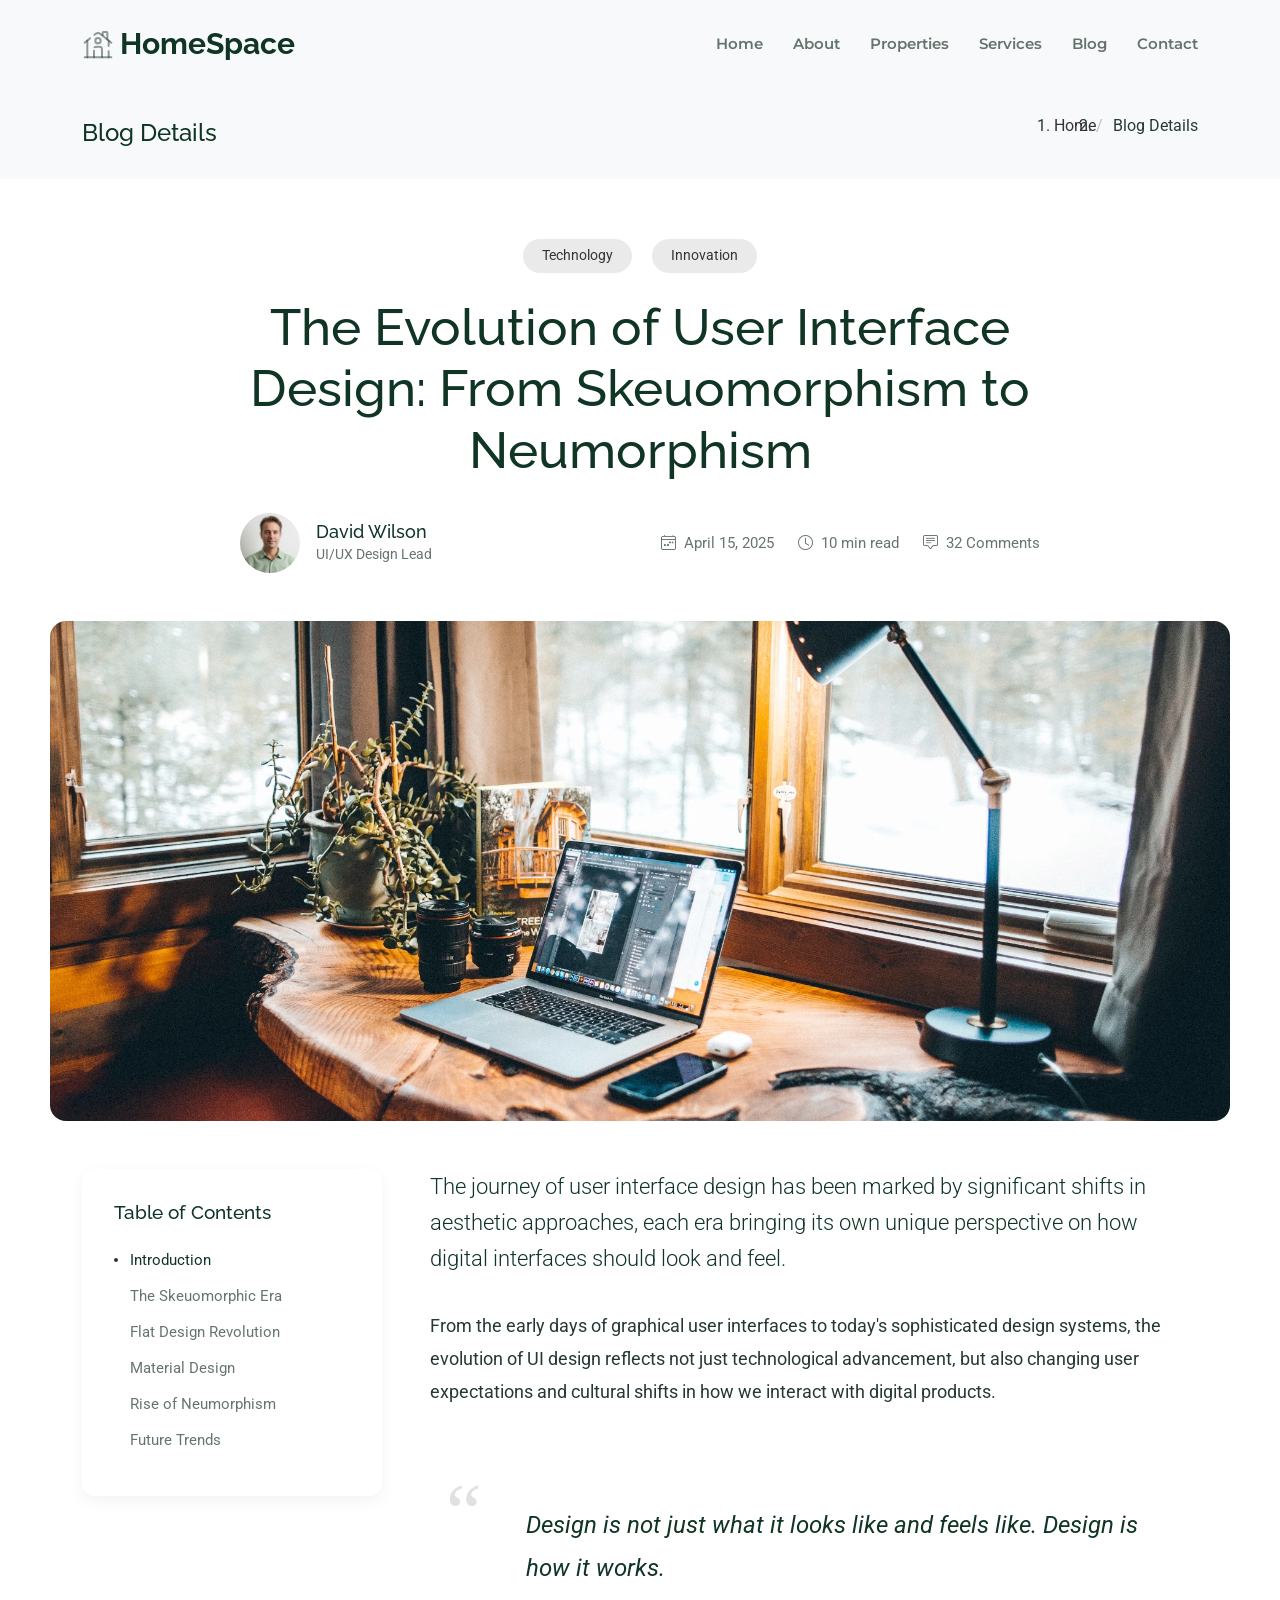
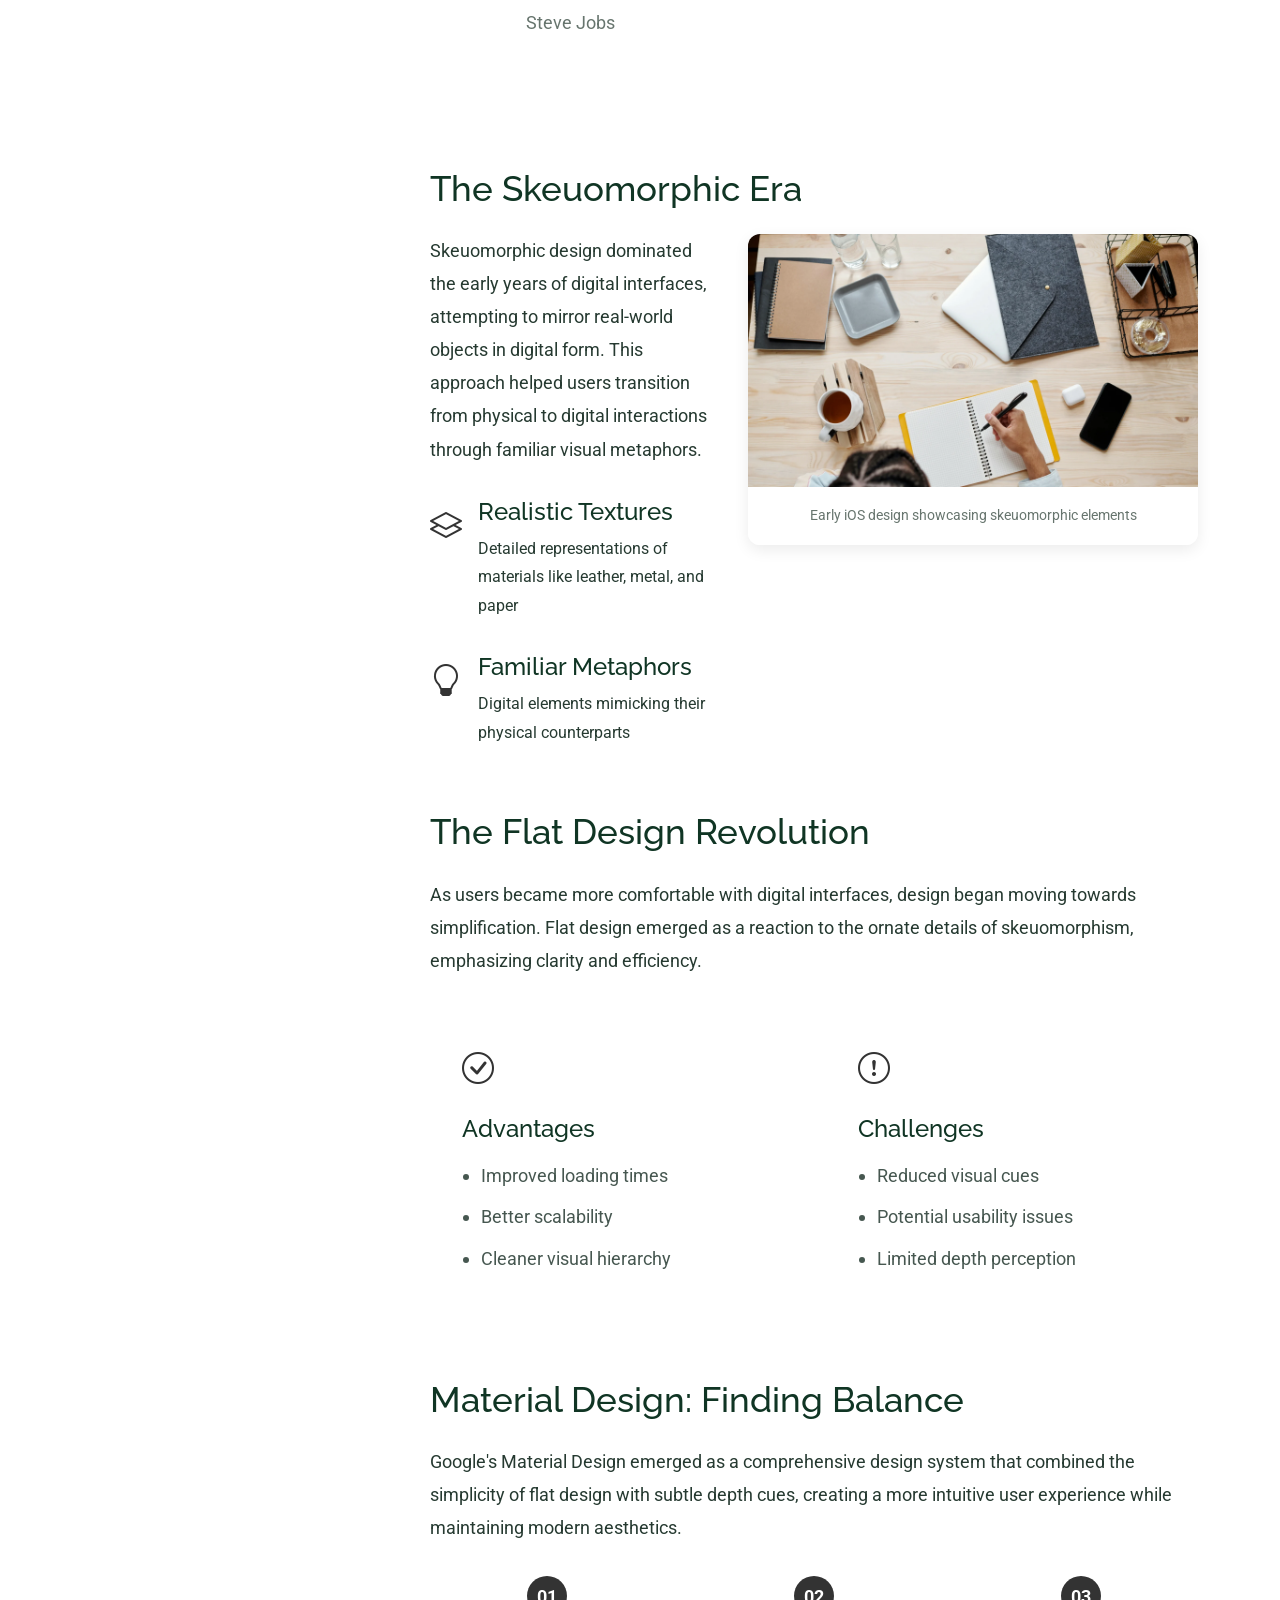
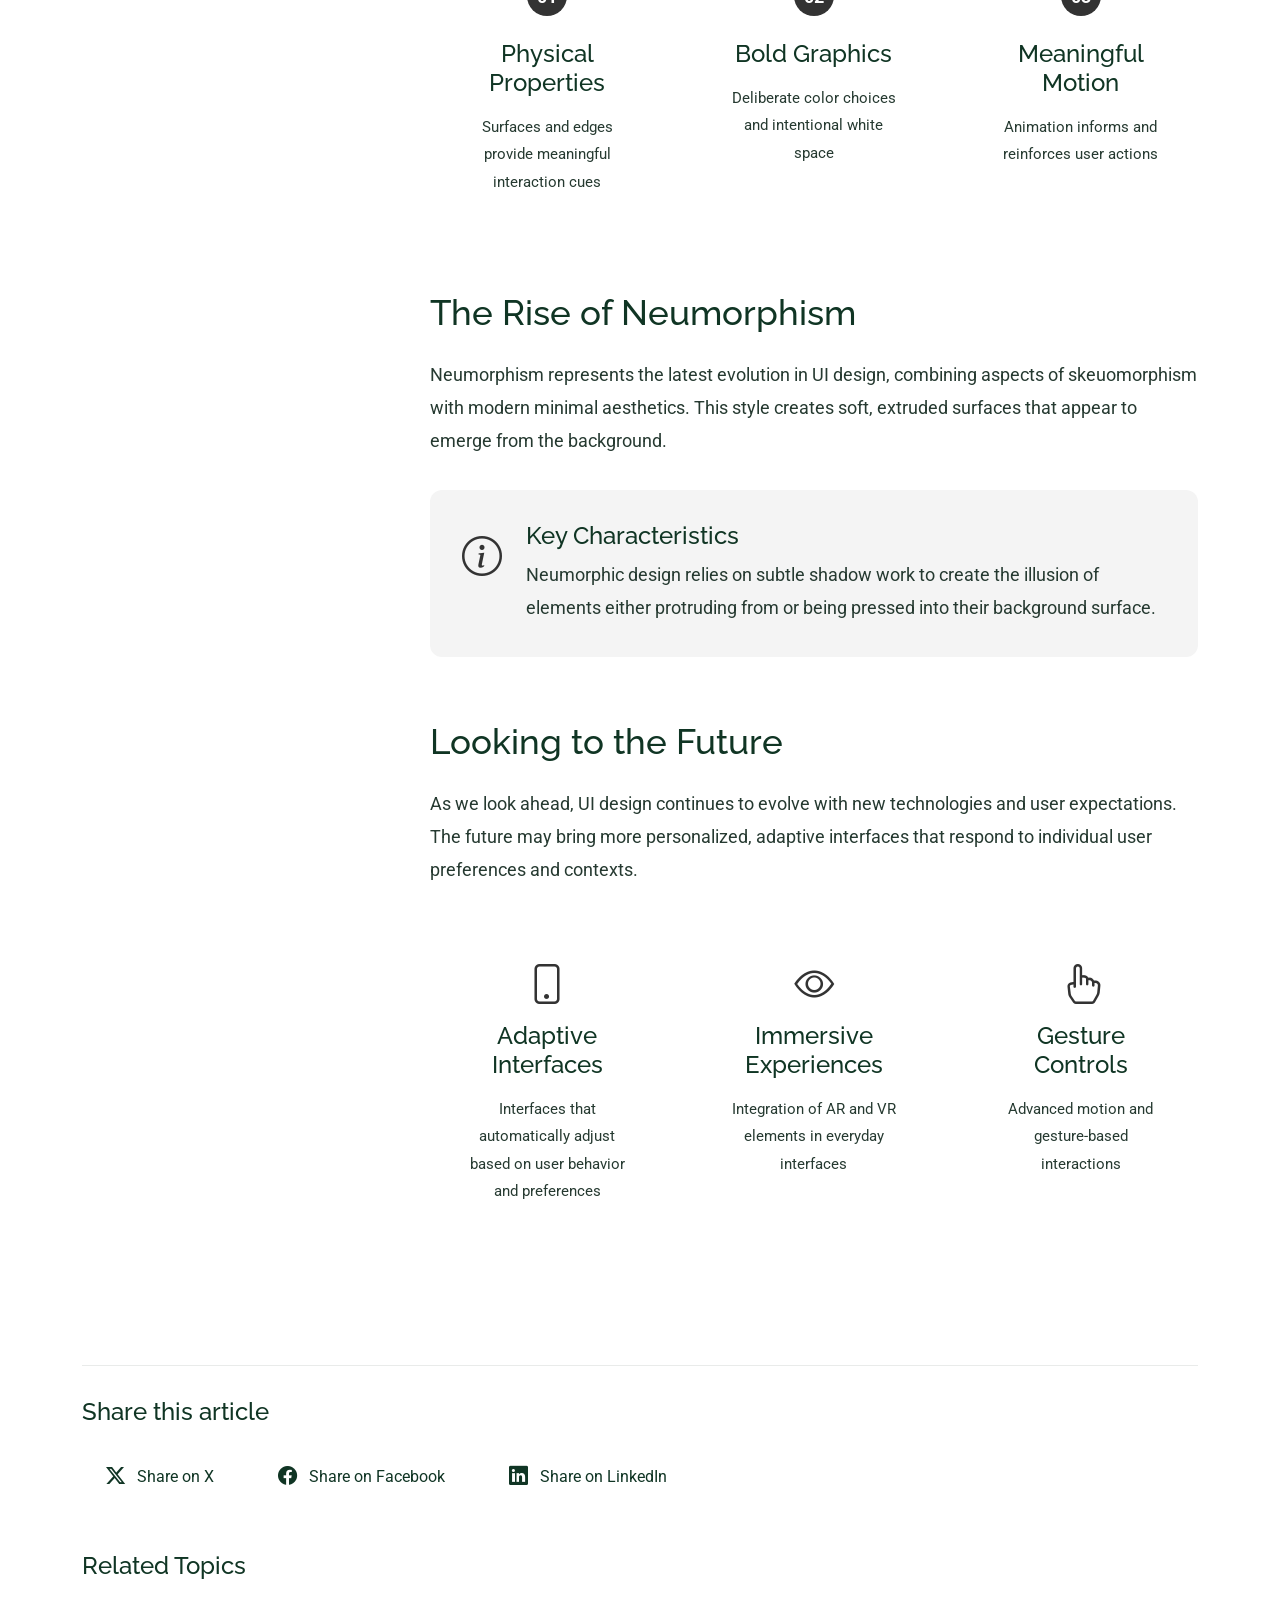
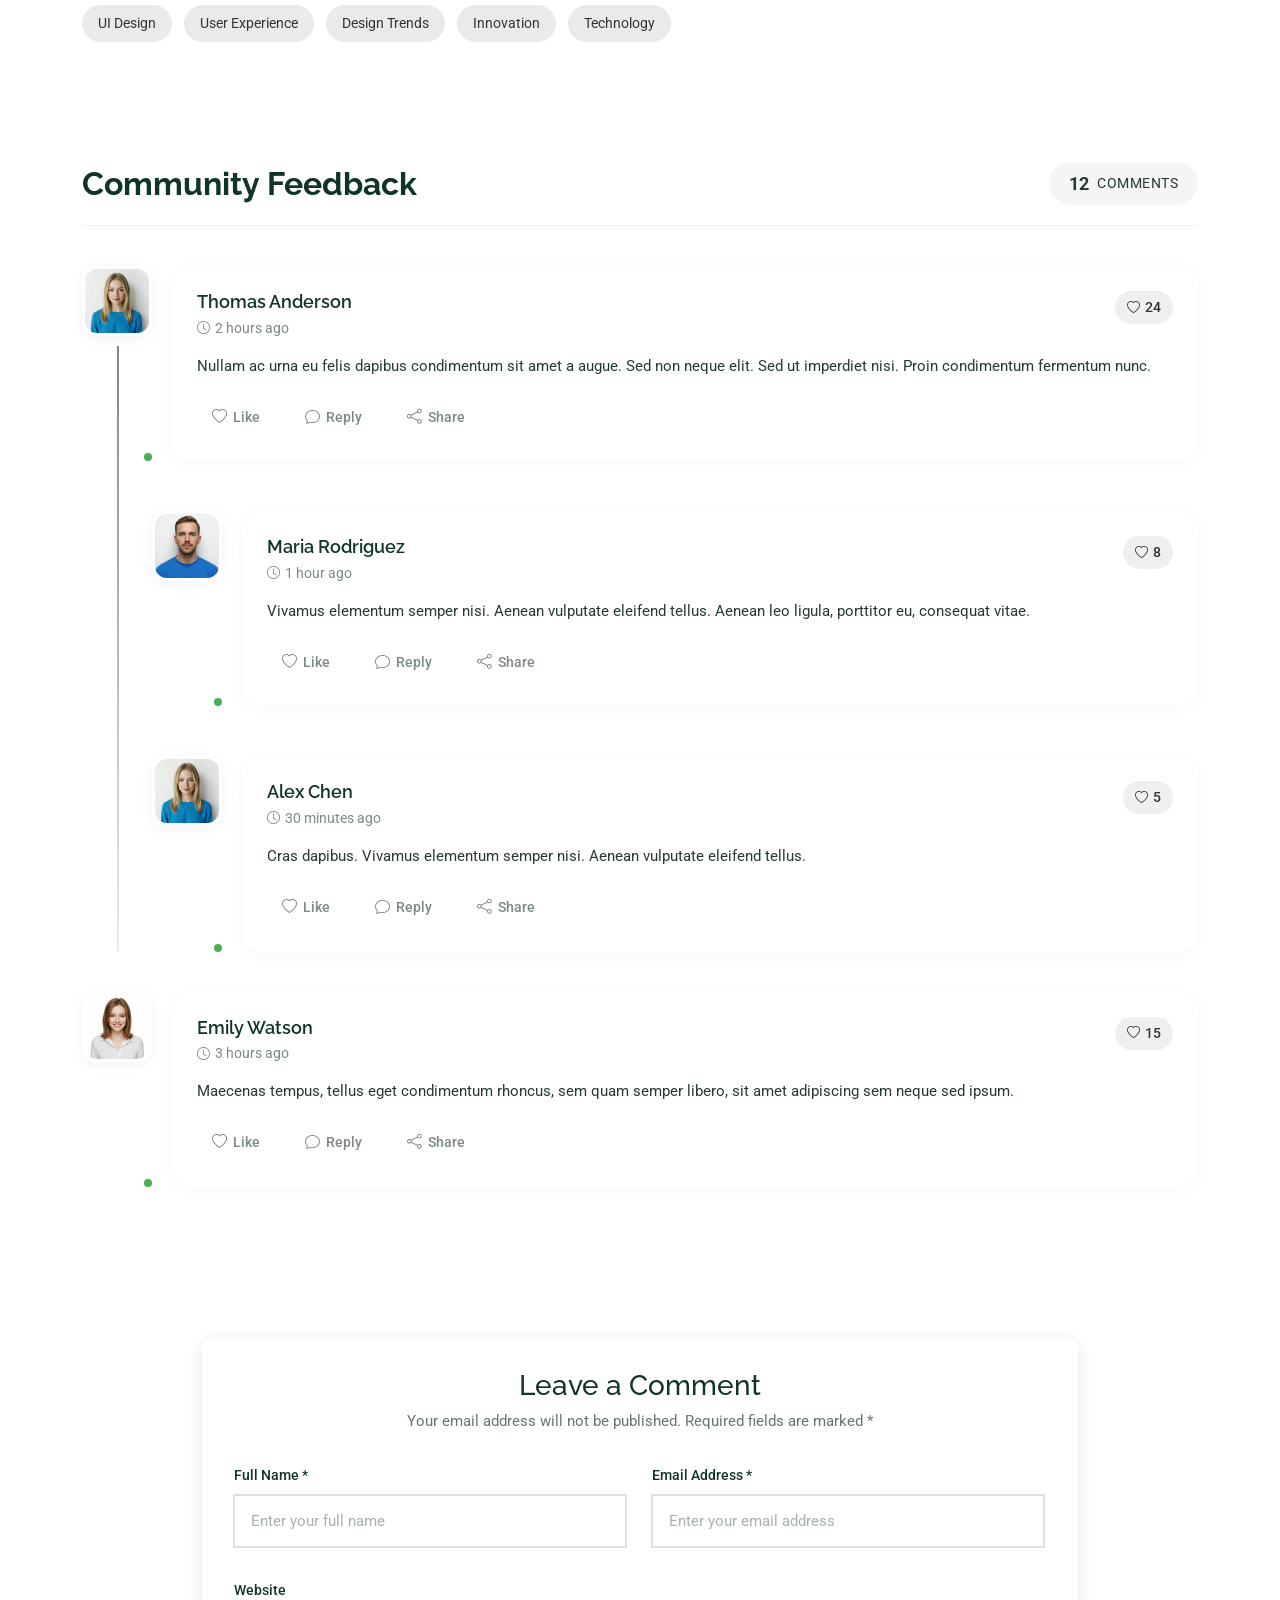
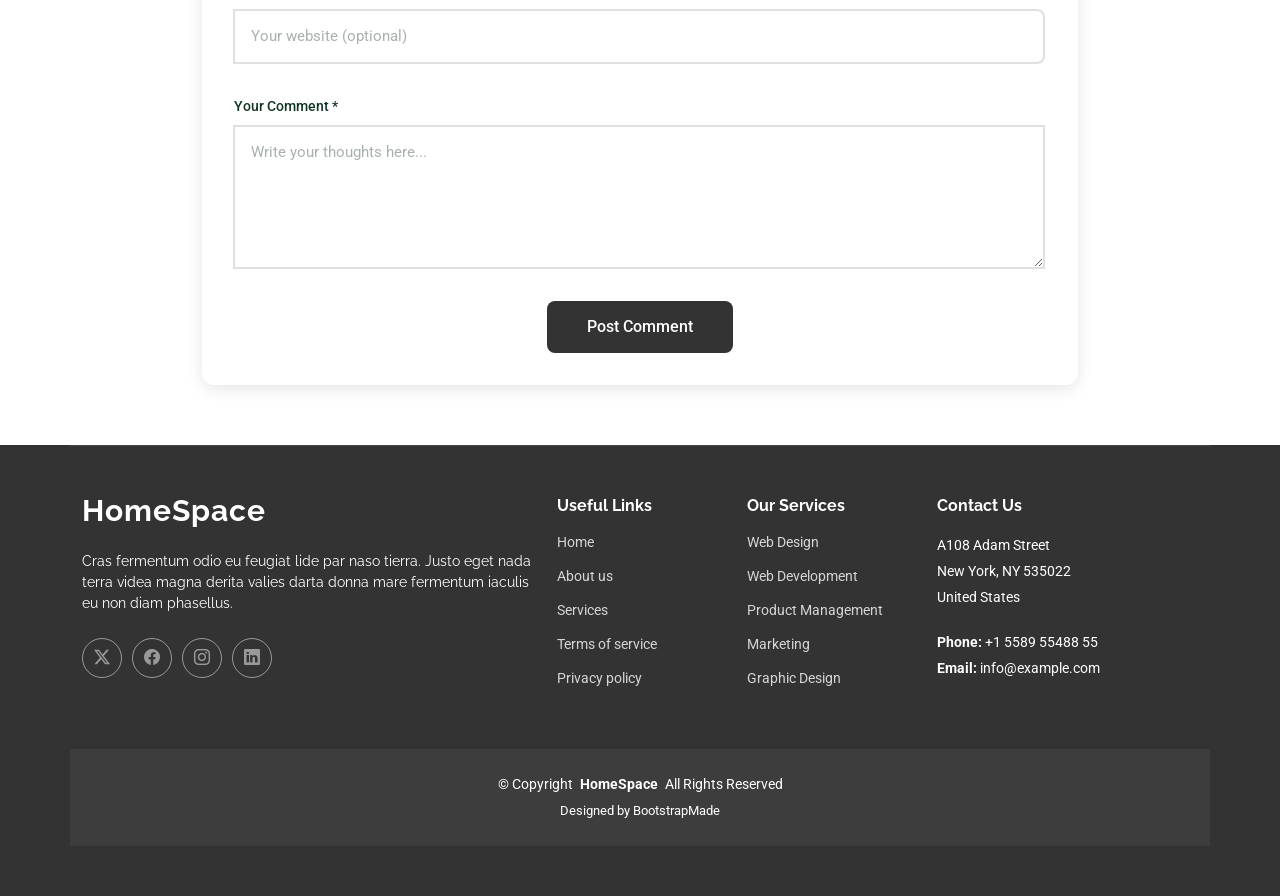
<file: blog-details.html>
<!DOCTYPE html>
<html lang="en">
  <head>
    <meta charset="utf-8" />
    <meta content="width=device-width, initial-scale=1.0" name="viewport" />
    <title>Blog Details - HomeSpace Bootstrap Template</title>
    <meta name="description" content="" />
    <meta name="keywords" content="" />

    <!-- Favicons -->
    <link href="assets/img/favicon.png" rel="icon" />
    <link href="assets/img/apple-touch-icon.png" rel="apple-touch-icon" />

    <!-- Fonts -->
    <link href="https://fonts.googleapis.com" rel="preconnect" />
    <link href="https://fonts.gstatic.com" rel="preconnect" crossorigin />
    <link
      href="https://fonts.googleapis.com/css2?family=Roboto:ital,wght@0,100;0,300;0,400;0,500;0,700;0,900;1,100;1,300;1,400;1,500;1,700;1,900&family=Montserrat:ital,wght@0,100;0,200;0,300;0,400;0,500;0,600;0,700;0,800;0,900;1,100;1,200;1,300;1,400;1,500;1,600;1,700;1,800;1,900&family=Raleway:ital,wght@0,100;0,200;0,300;0,400;0,500;0,600;0,700;0,800;0,900;1,100;1,200;1,300;1,400;1,500;1,600;1,700;1,800;1,900&display=swap"
      rel="stylesheet"
    />

    <!-- Vendor CSS Files -->
    <link
      href="assets/vendor/bootstrap/css/bootstrap.min.css"
      rel="stylesheet"
    />
    <link
      href="assets/vendor/bootstrap-icons/bootstrap-icons.css"
      rel="stylesheet"
    />
    <link href="assets/vendor/aos/aos.css" rel="stylesheet" />
    <link href="assets/vendor/swiper/swiper-bundle.min.css" rel="stylesheet" />

    <!-- Main CSS File -->
    <link href="assets/css/main.css" rel="stylesheet" />

    <!-- =======================================================
  * Template Name: HomeSpace
  * Template URL: https://bootstrapmade.com/homespace-bootstrap-real-estate-template/
  * Updated: Jul 05 2025 with Bootstrap v5.3.7
  * Author: BootstrapMade.com
  * License: https://bootstrapmade.com/license/
  ======================================================== -->
  </head>

  <body class="blog-details-page">
    <header id="header" class="header d-flex align-items-center sticky-top">
      <div
        class="container-fluid container-xl position-relative d-flex align-items-center justify-content-between"
      >
        <a href="index.html" class="logo d-flex align-items-center">
          <!-- Uncomment the line below if you also wish to use an image logo -->
          <!-- <img src="assets/img/logo.webp" alt=""> -->
          <svg
            class="my-icon"
            viewBox="0 0 24 24"
            fill="none"
            xmlns="http://www.w3.org/2000/svg"
          >
            <g id="bgCarrier" stroke-width="0"></g>
            <g
              id="tracerCarrier"
              stroke-linecap="round"
              stroke-linejoin="round"
            ></g>
            <g id="iconCarrier">
              <path
                d="M22 22L2 22"
                stroke="currentColor"
                stroke-width="1.5"
                stroke-linecap="round"
              ></path>
              <path
                d="M2 11L6.06296 7.74968M22 11L13.8741 4.49931C12.7784 3.62279 11.2216 3.62279 10.1259 4.49931L9.34398 5.12486"
                stroke="currentColor"
                stroke-width="1.5"
                stroke-linecap="round"
              ></path>
              <path
                d="M15.5 5.5V3.5C15.5 3.22386 15.7239 3 16 3H18.5C18.7761 3 19 3.22386 19 3.5V8.5"
                stroke="currentColor"
                stroke-width="1.5"
                stroke-linecap="round"
              ></path>
              <path
                d="M4 22V9.5"
                stroke="currentColor"
                stroke-width="1.5"
                stroke-linecap="round"
              ></path>
              <path
                d="M20 9.5V13.5M20 22V17.5"
                stroke="currentColor"
                stroke-width="1.5"
                stroke-linecap="round"
              ></path>
              <path
                d="M15 22V17C15 15.5858 15 14.8787 14.5607 14.4393C14.1213 14 13.4142 14 12 14C10.5858 14 9.87868 14 9.43934 14.4393M9 22V17"
                stroke="currentColor"
                stroke-width="1.5"
                stroke-linecap="round"
                stroke-linejoin="round"
              ></path>
              <path
                d="M14 9.5C14 10.6046 13.1046 11.5 12 11.5C10.8954 11.5 10 10.6046 10 9.5C10 8.39543 10.8954 7.5 12 7.5C13.1046 7.5 14 8.39543 14 9.5Z"
                stroke="currentColor"
                stroke-width="1.5"
              ></path>
            </g>
          </svg>
          <h1 class="sitename">HomeSpace</h1>
        </a>

        <nav id="navmenu" class="navmenu">
          <ul>
            <li><a href="index.html">Home</a></li>
            <li><a href="about.html">About</a></li>
            <li><a href="properties.html">Properties</a></li>
            <li><a href="services.html">Services</a></li>
            <li><a href="blog.html">Blog</a></li>

            <li><a href="contact.html">Contact</a></li>
          </ul>
          <i class="mobile-nav-toggle d-xl-none bi bi-list"></i>
        </nav>
      </div>
    </header>

    <main class="main">
      <!-- Page Title -->
      <div class="page-title light-background">
        <div
          class="container d-lg-flex justify-content-between align-items-center"
        >
          <h1 class="mb-2 mb-lg-0">Blog Details</h1>
          <nav class="breadcrumbs">
            <ol>
              <li><a href="index.html">Home</a></li>
              <li class="current">Blog Details</li>
            </ol>
          </nav>
        </div>
      </div>
      <!-- End Page Title -->

      <!-- Blog Details Section -->
      <section id="blog-details" class="blog-details section">
        <div class="container" data-aos="fade-up">
          <article class="article">
            <div class="article-header">
              <div class="meta-categories" data-aos="fade-up">
                <a href="#" class="category">Technology</a>
                <a href="#" class="category">Innovation</a>
              </div>

              <h1 class="title" data-aos="fade-up" data-aos-delay="100">
                The Evolution of User Interface Design: From Skeuomorphism to
                Neumorphism
              </h1>

              <div class="article-meta" data-aos="fade-up" data-aos-delay="200">
                <div class="author">
                  <img
                    src="assets/img/person/person-m-6.webp"
                    alt="Author"
                    class="author-img"
                  />
                  <div class="author-info">
                    <h4>David Wilson</h4>
                    <span>UI/UX Design Lead</span>
                  </div>
                </div>
                <div class="post-info">
                  <span
                    ><i class="bi bi-calendar4-week"></i> April 15, 2025</span
                  >
                  <span><i class="bi bi-clock"></i> 10 min read</span>
                  <span
                    ><i class="bi bi-chat-square-text"></i> 32 Comments</span
                  >
                </div>
              </div>
            </div>

            <div class="article-featured-image" data-aos="zoom-in">
              <img
                src="assets/img/blog/blog-hero-1.webp"
                alt="UI Design Evolution"
                class="img-fluid"
              />
            </div>

            <div class="article-wrapper">
              <aside class="table-of-contents" data-aos="fade-left">
                <h3>Table of Contents</h3>
                <nav>
                  <ul>
                    <li>
                      <a href="#introduction" class="active">Introduction</a>
                    </li>
                    <li><a href="#skeuomorphism">The Skeuomorphic Era</a></li>
                    <li><a href="#flat-design">Flat Design Revolution</a></li>
                    <li><a href="#material-design">Material Design</a></li>
                    <li><a href="#neumorphism">Rise of Neumorphism</a></li>
                    <li><a href="#future">Future Trends</a></li>
                  </ul>
                </nav>
              </aside>

              <div class="article-content">
                <div
                  class="content-section"
                  id="introduction"
                  data-aos="fade-up"
                >
                  <p class="lead">
                    The journey of user interface design has been marked by
                    significant shifts in aesthetic approaches, each era
                    bringing its own unique perspective on how digital
                    interfaces should look and feel.
                  </p>

                  <p>
                    From the early days of graphical user interfaces to today's
                    sophisticated design systems, the evolution of UI design
                    reflects not just technological advancement, but also
                    changing user expectations and cultural shifts in how we
                    interact with digital products.
                  </p>

                  <div class="highlight-quote">
                    <blockquote>
                      <p>
                        Design is not just what it looks like and feels like.
                        Design is how it works.
                      </p>
                      <cite>Steve Jobs</cite>
                    </blockquote>
                  </div>
                </div>

                <div
                  class="content-section"
                  id="skeuomorphism"
                  data-aos="fade-up"
                >
                  <h2>The Skeuomorphic Era</h2>
                  <div class="image-with-caption right">
                    <img
                      src="assets/img/blog/blog-hero-2.webp"
                      alt="Skeuomorphic Design Example"
                      class="img-fluid"
                      loading="lazy"
                    />
                    <figcaption>
                      Early iOS design showcasing skeuomorphic elements
                    </figcaption>
                  </div>
                  <p>
                    Skeuomorphic design dominated the early years of digital
                    interfaces, attempting to mirror real-world objects in
                    digital form. This approach helped users transition from
                    physical to digital interactions through familiar visual
                    metaphors.
                  </p>

                  <div class="feature-points">
                    <div class="point">
                      <i class="bi bi-layers"></i>
                      <div>
                        <h4>Realistic Textures</h4>
                        <p>
                          Detailed representations of materials like leather,
                          metal, and paper
                        </p>
                      </div>
                    </div>
                    <div class="point">
                      <i class="bi bi-lightbulb"></i>
                      <div>
                        <h4>Familiar Metaphors</h4>
                        <p>
                          Digital elements mimicking their physical counterparts
                        </p>
                      </div>
                    </div>
                  </div>
                </div>

                <div
                  class="content-section"
                  id="flat-design"
                  data-aos="fade-up"
                >
                  <h2>The Flat Design Revolution</h2>
                  <p>
                    As users became more comfortable with digital interfaces,
                    design began moving towards simplification. Flat design
                    emerged as a reaction to the ornate details of
                    skeuomorphism, emphasizing clarity and efficiency.
                  </p>

                  <div class="comparison-grid">
                    <div class="row g-4">
                      <div class="col-md-6">
                        <div class="comparison-card">
                          <div class="icon">
                            <i class="bi bi-check-circle"></i>
                          </div>
                          <h4>Advantages</h4>
                          <ul>
                            <li>Improved loading times</li>
                            <li>Better scalability</li>
                            <li>Cleaner visual hierarchy</li>
                          </ul>
                        </div>
                      </div>
                      <div class="col-md-6">
                        <div class="comparison-card">
                          <div class="icon">
                            <i class="bi bi-exclamation-circle"></i>
                          </div>
                          <h4>Challenges</h4>
                          <ul>
                            <li>Reduced visual cues</li>
                            <li>Potential usability issues</li>
                            <li>Limited depth perception</li>
                          </ul>
                        </div>
                      </div>
                    </div>
                  </div>
                </div>

                <div
                  class="content-section"
                  id="material-design"
                  data-aos="fade-up"
                >
                  <h2>Material Design: Finding Balance</h2>
                  <p>
                    Google's Material Design emerged as a comprehensive design
                    system that combined the simplicity of flat design with
                    subtle depth cues, creating a more intuitive user experience
                    while maintaining modern aesthetics.
                  </p>

                  <div class="key-principles">
                    <div class="principle">
                      <span class="number">01</span>
                      <h4>Physical Properties</h4>
                      <p>
                        Surfaces and edges provide meaningful interaction cues
                      </p>
                    </div>
                    <div class="principle">
                      <span class="number">02</span>
                      <h4>Bold Graphics</h4>
                      <p>
                        Deliberate color choices and intentional white space
                      </p>
                    </div>
                    <div class="principle">
                      <span class="number">03</span>
                      <h4>Meaningful Motion</h4>
                      <p>Animation informs and reinforces user actions</p>
                    </div>
                  </div>
                </div>

                <div
                  class="content-section"
                  id="neumorphism"
                  data-aos="fade-up"
                >
                  <h2>The Rise of Neumorphism</h2>
                  <p>
                    Neumorphism represents the latest evolution in UI design,
                    combining aspects of skeuomorphism with modern minimal
                    aesthetics. This style creates soft, extruded surfaces that
                    appear to emerge from the background.
                  </p>

                  <div class="info-box">
                    <div class="icon">
                      <i class="bi bi-info-circle"></i>
                    </div>
                    <div class="content">
                      <h4>Key Characteristics</h4>
                      <p>
                        Neumorphic design relies on subtle shadow work to create
                        the illusion of elements either protruding from or being
                        pressed into their background surface.
                      </p>
                    </div>
                  </div>
                </div>

                <div class="content-section" id="future" data-aos="fade-up">
                  <h2>Looking to the Future</h2>
                  <p>
                    As we look ahead, UI design continues to evolve with new
                    technologies and user expectations. The future may bring
                    more personalized, adaptive interfaces that respond to
                    individual user preferences and contexts.
                  </p>

                  <div class="future-trends">
                    <div class="trend">
                      <i class="bi bi-phone"></i>
                      <h4>Adaptive Interfaces</h4>
                      <p>
                        Interfaces that automatically adjust based on user
                        behavior and preferences
                      </p>
                    </div>
                    <div class="trend">
                      <i class="bi bi-eye"></i>
                      <h4>Immersive Experiences</h4>
                      <p>
                        Integration of AR and VR elements in everyday interfaces
                      </p>
                    </div>
                    <div class="trend">
                      <i class="bi bi-hand-index"></i>
                      <h4>Gesture Controls</h4>
                      <p>Advanced motion and gesture-based interactions</p>
                    </div>
                  </div>
                </div>
              </div>
            </div>

            <div class="article-footer" data-aos="fade-up">
              <div class="share-article">
                <h4>Share this article</h4>
                <div class="share-buttons">
                  <a href="#" class="share-button twitter">
                    <i class="bi bi-twitter-x"></i>
                    <span>Share on X</span>
                  </a>
                  <a href="#" class="share-button facebook">
                    <i class="bi bi-facebook"></i>
                    <span>Share on Facebook</span>
                  </a>
                  <a href="#" class="share-button linkedin">
                    <i class="bi bi-linkedin"></i>
                    <span>Share on LinkedIn</span>
                  </a>
                </div>
              </div>

              <div class="article-tags">
                <h4>Related Topics</h4>
                <div class="tags">
                  <a href="#" class="tag">UI Design</a>
                  <a href="#" class="tag">User Experience</a>
                  <a href="#" class="tag">Design Trends</a>
                  <a href="#" class="tag">Innovation</a>
                  <a href="#" class="tag">Technology</a>
                </div>
              </div>
            </div>
          </article>
        </div>
      </section>
      <!-- /Blog Details Section -->

      <!-- Blog Comments Section -->
      <section id="blog-comments" class="blog-comments section">
        <div class="container" data-aos="fade-up" data-aos-delay="100">
          <div class="blog-comments-4">
            <div class="comments-header">
              <h3 class="title">Community Feedback</h3>
              <div class="comments-stats">
                <span class="count">12</span>
                <span class="label">Comments</span>
              </div>
            </div>

            <div class="comments-container">
              <!-- Comment #1 -->
              <div class="comment-thread">
                <div class="comment-box">
                  <div class="comment-wrapper">
                    <div class="avatar-wrapper">
                      <img
                        src="assets/img/person/person-f-9.webp"
                        alt="Avatar"
                        loading="lazy"
                      />
                      <span class="status-indicator"></span>
                    </div>

                    <div class="comment-content">
                      <div class="comment-header">
                        <div class="user-info">
                          <h4>Thomas Anderson</h4>
                          <span class="time-badge">
                            <i class="bi bi-clock"></i>
                            2 hours ago
                          </span>
                        </div>
                        <div class="engagement">
                          <span class="likes">
                            <i class="bi bi-heart"></i>
                            24
                          </span>
                        </div>
                      </div>

                      <div class="comment-body">
                        <p>
                          Nullam ac urna eu felis dapibus condimentum sit amet a
                          augue. Sed non neque elit. Sed ut imperdiet nisi.
                          Proin condimentum fermentum nunc.
                        </p>
                      </div>

                      <div class="comment-actions">
                        <button
                          class="action-btn like-btn"
                          aria-label="Like comment"
                        >
                          <i class="bi bi-heart"></i>
                          <span>Like</span>
                        </button>
                        <button
                          class="action-btn reply-btn"
                          aria-label="Reply to comment"
                        >
                          <i class="bi bi-chat"></i>
                          <span>Reply</span>
                        </button>
                        <button
                          class="action-btn share-btn"
                          aria-label="Share comment"
                        >
                          <i class="bi bi-share"></i>
                          <span>Share</span>
                        </button>
                      </div>
                    </div>
                  </div>
                </div>

                <!-- Replies Container -->
                <div class="replies-container">
                  <!-- Reply #1 -->
                  <div class="comment-box reply">
                    <div class="comment-wrapper">
                      <div class="avatar-wrapper">
                        <img
                          src="assets/img/person/person-m-9.webp"
                          alt="Avatar"
                          loading="lazy"
                        />
                        <span class="status-indicator"></span>
                      </div>

                      <div class="comment-content">
                        <div class="comment-header">
                          <div class="user-info">
                            <h4>Maria Rodriguez</h4>
                            <span class="time-badge">
                              <i class="bi bi-clock"></i>
                              1 hour ago
                            </span>
                          </div>
                          <div class="engagement">
                            <span class="likes">
                              <i class="bi bi-heart"></i>
                              8
                            </span>
                          </div>
                        </div>

                        <div class="comment-body">
                          <p>
                            Vivamus elementum semper nisi. Aenean vulputate
                            eleifend tellus. Aenean leo ligula, porttitor eu,
                            consequat vitae.
                          </p>
                        </div>

                        <div class="comment-actions">
                          <button
                            class="action-btn like-btn"
                            aria-label="Like comment"
                          >
                            <i class="bi bi-heart"></i>
                            <span>Like</span>
                          </button>
                          <button
                            class="action-btn reply-btn"
                            aria-label="Reply to comment"
                          >
                            <i class="bi bi-chat"></i>
                            <span>Reply</span>
                          </button>
                          <button
                            class="action-btn share-btn"
                            aria-label="Share comment"
                          >
                            <i class="bi bi-share"></i>
                            <span>Share</span>
                          </button>
                        </div>
                      </div>
                    </div>
                  </div>

                  <!-- Reply #2 -->
                  <div class="comment-box reply">
                    <div class="comment-wrapper">
                      <div class="avatar-wrapper">
                        <img
                          src="assets/img/person/person-f-9.webp"
                          alt="Avatar"
                          loading="lazy"
                        />
                        <span class="status-indicator"></span>
                      </div>

                      <div class="comment-content">
                        <div class="comment-header">
                          <div class="user-info">
                            <h4>Alex Chen</h4>
                            <span class="time-badge">
                              <i class="bi bi-clock"></i>
                              30 minutes ago
                            </span>
                          </div>
                          <div class="engagement">
                            <span class="likes">
                              <i class="bi bi-heart"></i>
                              5
                            </span>
                          </div>
                        </div>

                        <div class="comment-body">
                          <p>
                            Cras dapibus. Vivamus elementum semper nisi. Aenean
                            vulputate eleifend tellus.
                          </p>
                        </div>

                        <div class="comment-actions">
                          <button
                            class="action-btn like-btn"
                            aria-label="Like comment"
                          >
                            <i class="bi bi-heart"></i>
                            <span>Like</span>
                          </button>
                          <button
                            class="action-btn reply-btn"
                            aria-label="Reply to comment"
                          >
                            <i class="bi bi-chat"></i>
                            <span>Reply</span>
                          </button>
                          <button
                            class="action-btn share-btn"
                            aria-label="Share comment"
                          >
                            <i class="bi bi-share"></i>
                            <span>Share</span>
                          </button>
                        </div>
                      </div>
                    </div>
                  </div>
                </div>
              </div>

              <!-- Comment #2 -->
              <div class="comment-thread">
                <div class="comment-box">
                  <div class="comment-wrapper">
                    <div class="avatar-wrapper">
                      <img
                        src="assets/img/person/person-f-7.webp"
                        alt="Avatar"
                        loading="lazy"
                      />
                      <span class="status-indicator"></span>
                    </div>

                    <div class="comment-content">
                      <div class="comment-header">
                        <div class="user-info">
                          <h4>Emily Watson</h4>
                          <span class="time-badge">
                            <i class="bi bi-clock"></i>
                            3 hours ago
                          </span>
                        </div>
                        <div class="engagement">
                          <span class="likes">
                            <i class="bi bi-heart"></i>
                            15
                          </span>
                        </div>
                      </div>

                      <div class="comment-body">
                        <p>
                          Maecenas tempus, tellus eget condimentum rhoncus, sem
                          quam semper libero, sit amet adipiscing sem neque sed
                          ipsum.
                        </p>
                      </div>

                      <div class="comment-actions">
                        <button
                          class="action-btn like-btn"
                          aria-label="Like comment"
                        >
                          <i class="bi bi-heart"></i>
                          <span>Like</span>
                        </button>
                        <button
                          class="action-btn reply-btn"
                          aria-label="Reply to comment"
                        >
                          <i class="bi bi-chat"></i>
                          <span>Reply</span>
                        </button>
                        <button
                          class="action-btn share-btn"
                          aria-label="Share comment"
                        >
                          <i class="bi bi-share"></i>
                          <span>Share</span>
                        </button>
                      </div>
                    </div>
                  </div>
                </div>
              </div>
            </div>
          </div>
        </div>
      </section>
      <!-- /Blog Comments Section -->

      <!-- Blog Comment Form Section -->
      <section id="blog-comment-form" class="blog-comment-form section">
        <div class="container" data-aos="fade-up" data-aos-delay="100">
          <form method="post" role="form">
            <div class="form-header">
              <h3>Leave a Comment</h3>
              <p>
                Your email address will not be published. Required fields are
                marked *
              </p>
            </div>

            <div class="row gy-3">
              <div class="col-md-6">
                <div class="input-group">
                  <label for="name">Full Name *</label>
                  <input
                    type="text"
                    name="name"
                    id="name"
                    placeholder="Enter your full name"
                    required=""
                  />
                  <span class="error-text">Please enter your name</span>
                </div>
              </div>

              <div class="col-md-6">
                <div class="input-group">
                  <label for="email">Email Address *</label>
                  <input
                    type="email"
                    name="email"
                    id="email"
                    placeholder="Enter your email address"
                    required=""
                  />
                  <span class="error-text"
                    >Please enter a valid email address</span
                  >
                </div>
              </div>

              <div class="col-12">
                <div class="input-group">
                  <label for="website">Website</label>
                  <input
                    type="url"
                    name="website"
                    id="website"
                    placeholder="Your website (optional)"
                  />
                </div>
              </div>

              <div class="col-12">
                <div class="input-group">
                  <label for="comment">Your Comment *</label>
                  <textarea
                    name="comment"
                    id="comment"
                    rows="5"
                    placeholder="Write your thoughts here..."
                    required=""
                  ></textarea>
                  <span class="error-text">Please enter your comment</span>
                </div>
              </div>

              <div class="col-12 text-center">
                <button type="submit">Post Comment</button>
              </div>
            </div>
          </form>
        </div>
      </section>
      <!-- /Blog Comment Form Section -->
    </main>

    <footer id="footer" class="footer accent-background">
      <div class="container footer-top">
        <div class="row gy-4">
          <div class="col-lg-5 col-md-12 footer-about">
            <a href="index.html" class="logo d-flex align-items-center">
              <span class="sitename">HomeSpace</span>
            </a>
            <p>
              Cras fermentum odio eu feugiat lide par naso tierra. Justo eget
              nada terra videa magna derita valies darta donna mare fermentum
              iaculis eu non diam phasellus.
            </p>
            <div class="social-links d-flex mt-4">
              <a href=""><i class="bi bi-twitter-x"></i></a>
              <a href=""><i class="bi bi-facebook"></i></a>
              <a href=""><i class="bi bi-instagram"></i></a>
              <a href=""><i class="bi bi-linkedin"></i></a>
            </div>
          </div>

          <div class="col-lg-2 col-6 footer-links">
            <h4>Useful Links</h4>
            <ul>
              <li><a href="#">Home</a></li>
              <li><a href="#">About us</a></li>
              <li><a href="#">Services</a></li>
              <li><a href="#">Terms of service</a></li>
              <li><a href="#">Privacy policy</a></li>
            </ul>
          </div>

          <div class="col-lg-2 col-6 footer-links">
            <h4>Our Services</h4>
            <ul>
              <li><a href="#">Web Design</a></li>
              <li><a href="#">Web Development</a></li>
              <li><a href="#">Product Management</a></li>
              <li><a href="#">Marketing</a></li>
              <li><a href="#">Graphic Design</a></li>
            </ul>
          </div>

          <div
            class="col-lg-3 col-md-12 footer-contact text-center text-md-start"
          >
            <h4>Contact Us</h4>
            <p>A108 Adam Street</p>
            <p>New York, NY 535022</p>
            <p>United States</p>
            <p class="mt-4">
              <strong>Phone:</strong> <span>+1 5589 55488 55</span>
            </p>
            <p><strong>Email:</strong> <span>info@example.com</span></p>
          </div>
        </div>
      </div>

      <div class="container copyright text-center mt-4">
        <p>
          © <span>Copyright</span>
          <strong class="px-1 sitename">HomeSpace</strong>
          <span>All Rights Reserved</span>
        </p>
        <div class="credits">
          <!-- All the links in the footer should remain intact. -->
          <!-- You can delete the links only if you've purchased the pro version. -->
          <!-- Licensing information: https://bootstrapmade.com/license/ -->
          <!-- Purchase the pro version with working PHP/AJAX contact form: [buy-url] -->
          Designed by <a href="https://bootstrapmade.com/">BootstrapMade</a>
        </div>
      </div>
    </footer>

    <!-- Scroll Top -->
    <a
      href="#"
      id="scroll-top"
      class="scroll-top d-flex align-items-center justify-content-center"
      ><i class="bi bi-arrow-up-short"></i
    ></a>

    <!-- Preloader -->
    <div id="preloader"></div>

    <!-- Vendor JS Files -->
    <script src="assets/vendor/bootstrap/js/bootstrap.bundle.min.js"></script>
    <script src="assets/vendor/php-email-form/validate.js"></script>
    <script src="assets/vendor/aos/aos.js"></script>
    <script src="assets/vendor/purecounter/purecounter_vanilla.js"></script>
    <script src="assets/vendor/swiper/swiper-bundle.min.js"></script>

    <!-- Main JS File -->
    <script src="assets/js/main.js"></script>
  </body>
</html>
</file>
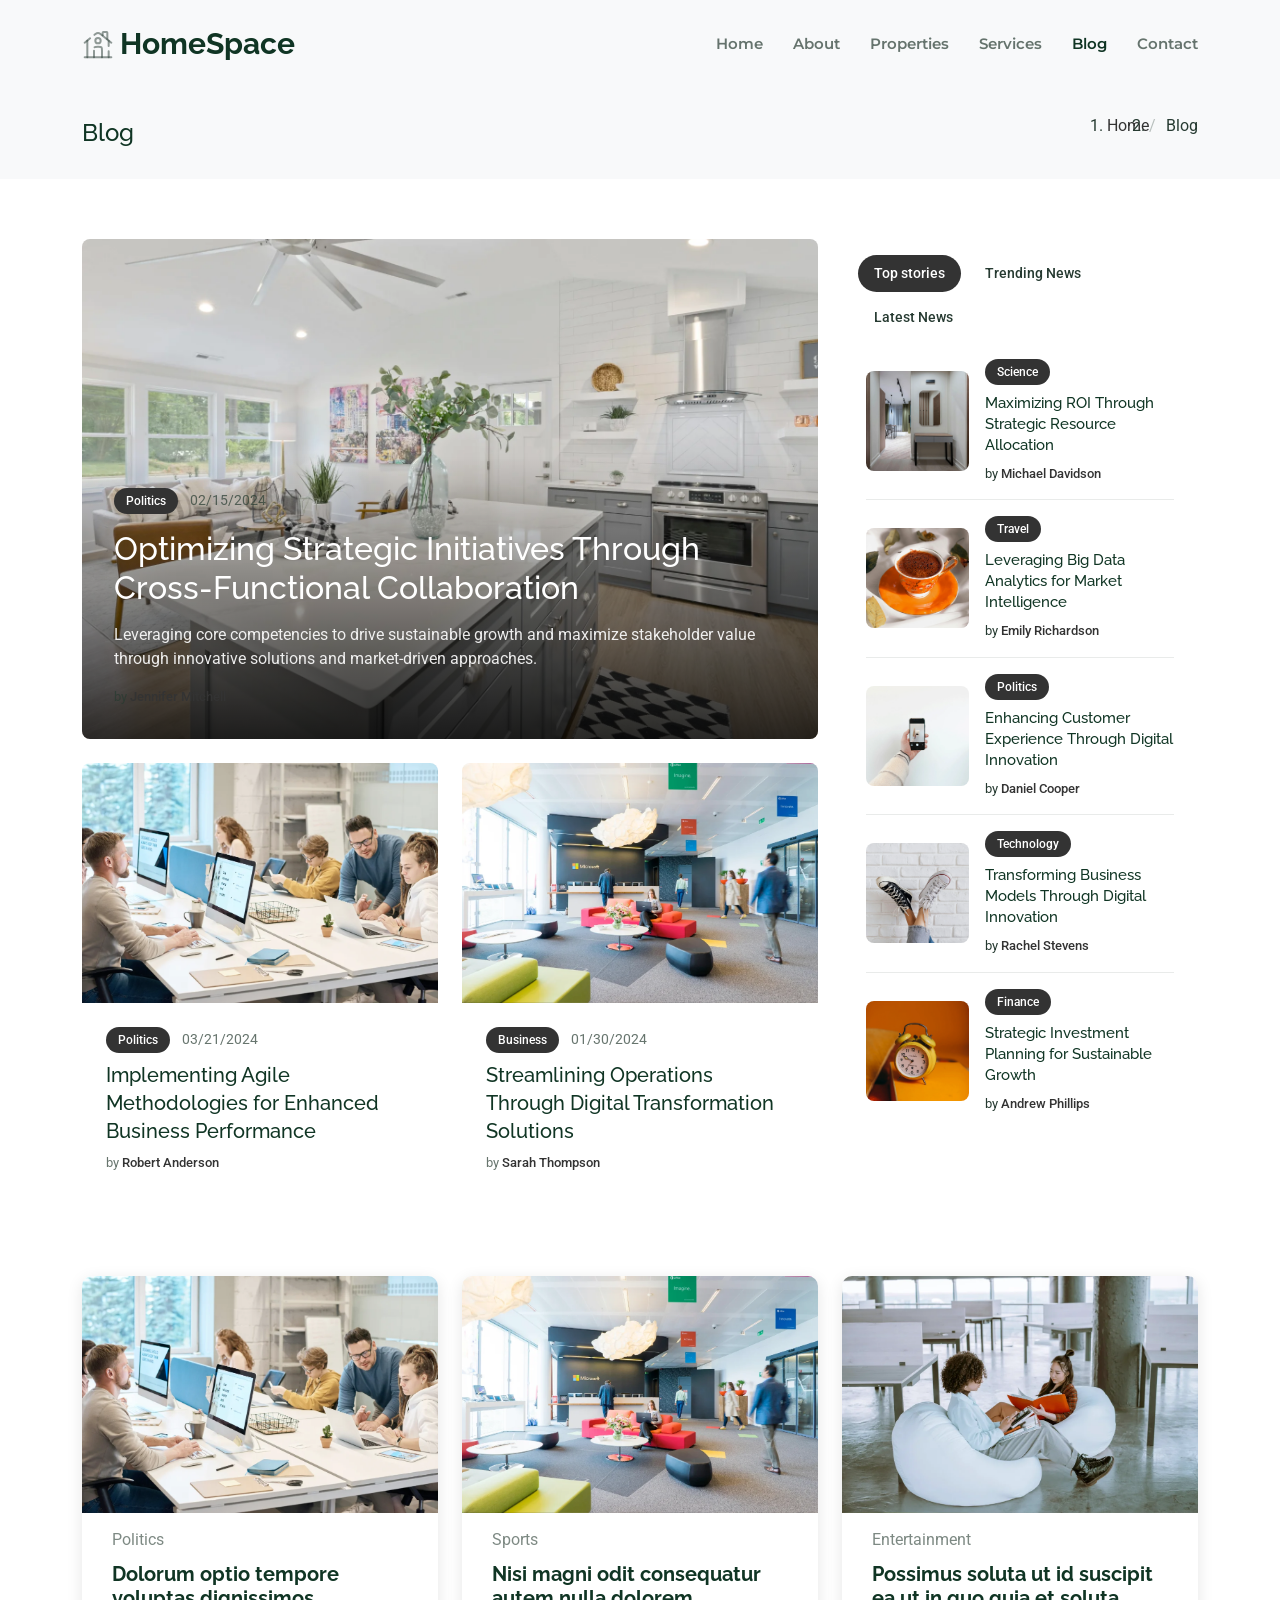
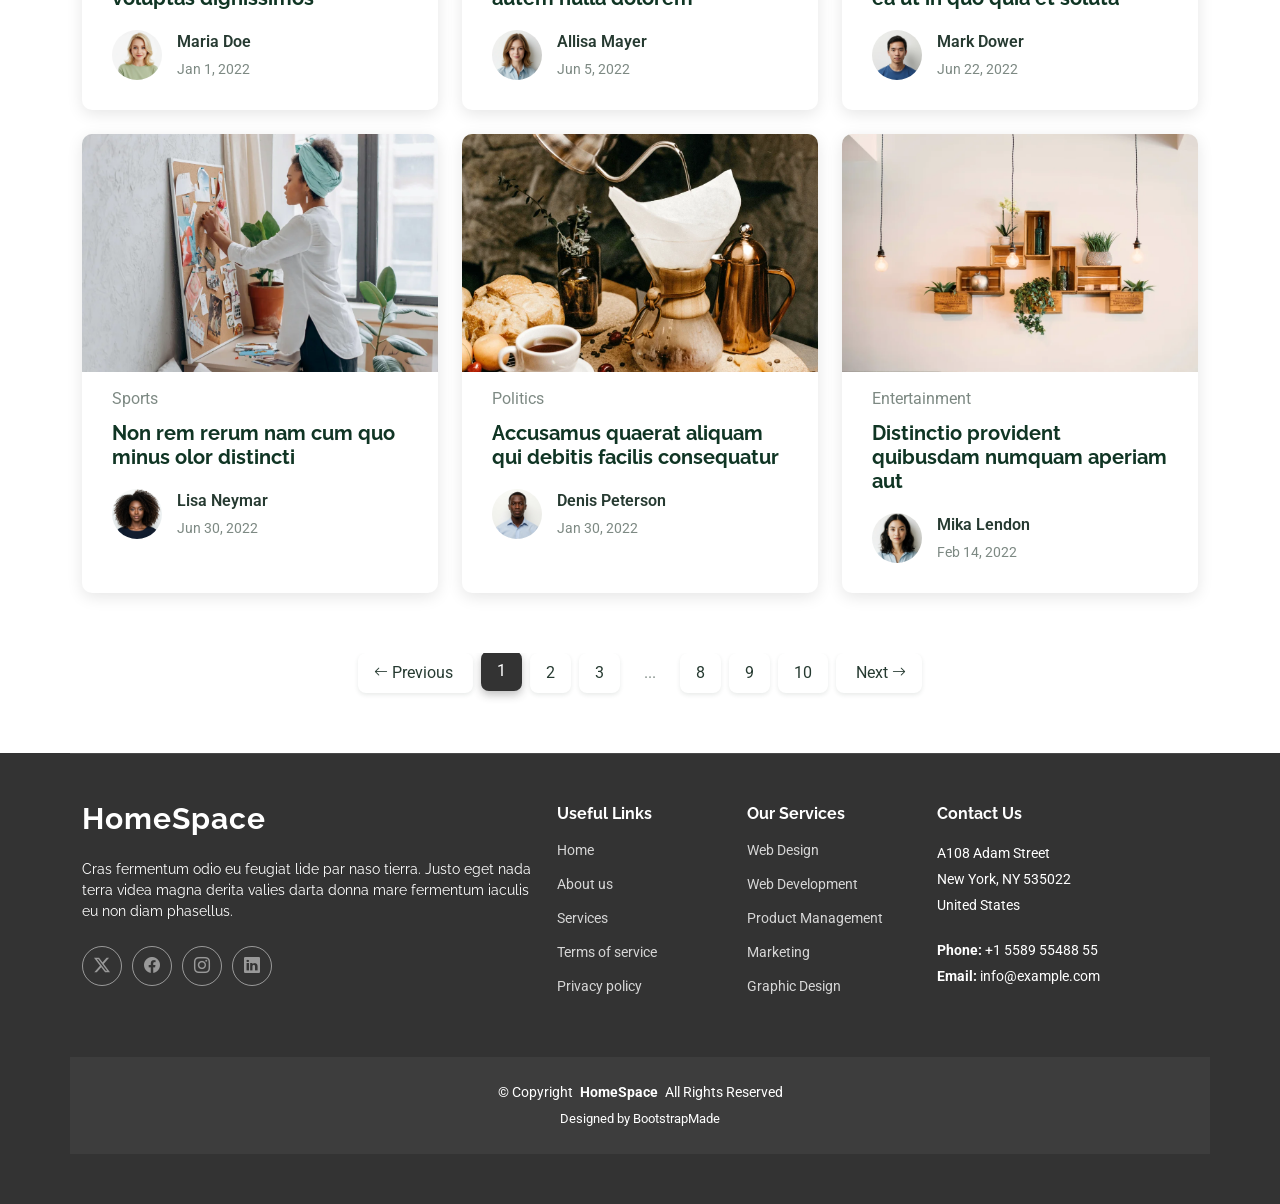
<file: blog.html>
<!DOCTYPE html>
<html lang="en">
  <head>
    <meta charset="utf-8" />
    <meta content="width=device-width, initial-scale=1.0" name="viewport" />
    <title>Blog - HomeSpace Bootstrap Template</title>
    <meta name="description" content="" />
    <meta name="keywords" content="" />

    <!-- Favicons -->
    <link href="assets/img/favicon.png" rel="icon" />
    <link href="assets/img/apple-touch-icon.png" rel="apple-touch-icon" />

    <!-- Fonts -->
    <link href="https://fonts.googleapis.com" rel="preconnect" />
    <link href="https://fonts.gstatic.com" rel="preconnect" crossorigin />
    <link
      href="https://fonts.googleapis.com/css2?family=Roboto:ital,wght@0,100;0,300;0,400;0,500;0,700;0,900;1,100;1,300;1,400;1,500;1,700;1,900&family=Montserrat:ital,wght@0,100;0,200;0,300;0,400;0,500;0,600;0,700;0,800;0,900;1,100;1,200;1,300;1,400;1,500;1,600;1,700;1,800;1,900&family=Raleway:ital,wght@0,100;0,200;0,300;0,400;0,500;0,600;0,700;0,800;0,900;1,100;1,200;1,300;1,400;1,500;1,600;1,700;1,800;1,900&display=swap"
      rel="stylesheet"
    />

    <!-- Vendor CSS Files -->
    <link
      href="assets/vendor/bootstrap/css/bootstrap.min.css"
      rel="stylesheet"
    />
    <link
      href="assets/vendor/bootstrap-icons/bootstrap-icons.css"
      rel="stylesheet"
    />
    <link href="assets/vendor/aos/aos.css" rel="stylesheet" />
    <link href="assets/vendor/swiper/swiper-bundle.min.css" rel="stylesheet" />

    <!-- Main CSS File -->
    <link href="assets/css/main.css" rel="stylesheet" />

    <!-- =======================================================
  * Template Name: HomeSpace
  * Template URL: https://bootstrapmade.com/homespace-bootstrap-real-estate-template/
  * Updated: Jul 05 2025 with Bootstrap v5.3.7
  * Author: BootstrapMade.com
  * License: https://bootstrapmade.com/license/
  ======================================================== -->
  </head>

  <body class="blog-page">
    <header id="header" class="header d-flex align-items-center sticky-top">
      <div
        class="container-fluid container-xl position-relative d-flex align-items-center justify-content-between"
      >
        <a href="index.html" class="logo d-flex align-items-center">
          <!-- Uncomment the line below if you also wish to use an image logo -->
          <!-- <img src="assets/img/logo.webp" alt=""> -->
          <svg
            class="my-icon"
            viewBox="0 0 24 24"
            fill="none"
            xmlns="http://www.w3.org/2000/svg"
          >
            <g id="bgCarrier" stroke-width="0"></g>
            <g
              id="tracerCarrier"
              stroke-linecap="round"
              stroke-linejoin="round"
            ></g>
            <g id="iconCarrier">
              <path
                d="M22 22L2 22"
                stroke="currentColor"
                stroke-width="1.5"
                stroke-linecap="round"
              ></path>
              <path
                d="M2 11L6.06296 7.74968M22 11L13.8741 4.49931C12.7784 3.62279 11.2216 3.62279 10.1259 4.49931L9.34398 5.12486"
                stroke="currentColor"
                stroke-width="1.5"
                stroke-linecap="round"
              ></path>
              <path
                d="M15.5 5.5V3.5C15.5 3.22386 15.7239 3 16 3H18.5C18.7761 3 19 3.22386 19 3.5V8.5"
                stroke="currentColor"
                stroke-width="1.5"
                stroke-linecap="round"
              ></path>
              <path
                d="M4 22V9.5"
                stroke="currentColor"
                stroke-width="1.5"
                stroke-linecap="round"
              ></path>
              <path
                d="M20 9.5V13.5M20 22V17.5"
                stroke="currentColor"
                stroke-width="1.5"
                stroke-linecap="round"
              ></path>
              <path
                d="M15 22V17C15 15.5858 15 14.8787 14.5607 14.4393C14.1213 14 13.4142 14 12 14C10.5858 14 9.87868 14 9.43934 14.4393M9 22V17"
                stroke="currentColor"
                stroke-width="1.5"
                stroke-linecap="round"
                stroke-linejoin="round"
              ></path>
              <path
                d="M14 9.5C14 10.6046 13.1046 11.5 12 11.5C10.8954 11.5 10 10.6046 10 9.5C10 8.39543 10.8954 7.5 12 7.5C13.1046 7.5 14 8.39543 14 9.5Z"
                stroke="currentColor"
                stroke-width="1.5"
              ></path>
            </g>
          </svg>
          <h1 class="sitename">HomeSpace</h1>
        </a>

        <nav id="navmenu" class="navmenu">
          <ul>
            <li><a href="index.html">Home</a></li>
            <li><a href="about.html">About</a></li>
            <li><a href="properties.html">Properties</a></li>
            <li><a href="services.html">Services</a></li>
            <li><a href="blog.html" class="active">Blog</a></li>

            <li><a href="contact.html">Contact</a></li>
          </ul>
          <i class="mobile-nav-toggle d-xl-none bi bi-list"></i>
        </nav>
      </div>
    </header>

    <main class="main">
      <!-- Page Title -->
      <div class="page-title light-background">
        <div
          class="container d-lg-flex justify-content-between align-items-center"
        >
          <h1 class="mb-2 mb-lg-0">Blog</h1>
          <nav class="breadcrumbs">
            <ol>
              <li><a href="index.html">Home</a></li>
              <li class="current">Blog</li>
            </ol>
          </nav>
        </div>
      </div>
      <!-- End Page Title -->

      <!-- Blog Hero Section -->
      <section id="blog-hero" class="blog-hero section">
        <div class="container" data-aos="fade-up" data-aos-delay="100">
          <div class="row g-4">
            <!-- Main Content Area -->
            <div class="col-lg-8">
              <!-- Featured Article -->
              <article
                class="featured-post position-relative mb-4"
                data-aos="fade-up"
              >
                <img
                  src="assets/img/blog/blog-hero-9.webp"
                  alt="Featured post"
                  class="img-fluid"
                />
                <div class="post-overlay">
                  <div class="post-content">
                    <div class="post-meta">
                      <span class="category">Politics</span>
                      <span class="date">02/15/2024</span>
                    </div>
                    <h2 class="post-title">
                      <a href="#"
                        >Optimizing Strategic Initiatives Through
                        Cross-Functional Collaboration</a
                      >
                    </h2>
                    <p class="post-excerpt">
                      Leveraging core competencies to drive sustainable growth
                      and maximize stakeholder value through innovative
                      solutions and market-driven approaches.
                    </p>
                    <div class="post-author">
                      <span>by</span>
                      <a href="#">Jennifer Mitchell</a>
                    </div>
                  </div>
                </div>
              </article>

              <!-- Secondary Articles -->
              <div class="row g-4">
                <div class="col-md-6">
                  <article class="secondary-post" data-aos="fade-up">
                    <div class="post-image">
                      <img
                        src="assets/img/blog/blog-post-1.webp"
                        alt="Post"
                        class="img-fluid"
                      />
                    </div>
                    <div class="post-content">
                      <div class="post-meta">
                        <span class="category">Politics</span>
                        <span class="date">03/21/2024</span>
                      </div>
                      <h3 class="post-title">
                        <a href="#"
                          >Implementing Agile Methodologies for Enhanced
                          Business Performance</a
                        >
                      </h3>
                      <div class="post-author">
                        <span>by</span>
                        <a href="#">Robert Anderson</a>
                      </div>
                    </div>
                  </article>
                </div>
                <div class="col-md-6">
                  <article
                    class="secondary-post"
                    data-aos="fade-up"
                    data-aos-delay="100"
                  >
                    <div class="post-image">
                      <img
                        src="assets/img/blog/blog-post-2.webp"
                        alt="Post"
                        class="img-fluid"
                      />
                    </div>
                    <div class="post-content">
                      <div class="post-meta">
                        <span class="category">Business</span>
                        <span class="date">01/30/2024</span>
                      </div>
                      <h3 class="post-title">
                        <a href="#"
                          >Streamlining Operations Through Digital
                          Transformation Solutions</a
                        >
                      </h3>
                      <div class="post-author">
                        <span>by</span>
                        <a href="#">Sarah Thompson</a>
                      </div>
                    </div>
                  </article>
                </div>
              </div>
            </div>
            <!-- End Main Content Area -->

            <!-- Sidebar with Tabs -->
            <div class="col-lg-4">
              <div class="news-tabs" data-aos="fade-up" data-aos-delay="200">
                <ul class="nav nav-tabs" role="tablist">
                  <li class="nav-item" role="presentation">
                    <button
                      class="nav-link active"
                      data-bs-toggle="tab"
                      data-bs-target="#top-stories"
                      type="button"
                    >
                      Top stories
                    </button>
                  </li>
                  <li class="nav-item" role="presentation">
                    <button
                      class="nav-link"
                      data-bs-toggle="tab"
                      data-bs-target="#trending"
                      type="button"
                    >
                      Trending News
                    </button>
                  </li>
                  <li class="nav-item" role="presentation">
                    <button
                      class="nav-link"
                      data-bs-toggle="tab"
                      data-bs-target="#latest"
                      type="button"
                    >
                      Latest News
                    </button>
                  </li>
                </ul>

                <div class="tab-content">
                  <!-- Top Stories Tab -->
                  <div class="tab-pane fade show active" id="top-stories">
                    <article class="tab-post">
                      <div class="row g-0 align-items-center">
                        <div class="col-4">
                          <img
                            src="assets/img/blog/blog-post-square-1.webp"
                            alt="Post"
                            class="img-fluid"
                          />
                        </div>
                        <div class="col-8">
                          <div class="post-content">
                            <span class="category">Science</span>
                            <h4 class="post-title">
                              <a href="#"
                                >Maximizing ROI Through Strategic Resource
                                Allocation</a
                              >
                            </h4>
                            <div class="post-author">
                              by <a href="#">Michael Davidson</a>
                            </div>
                          </div>
                        </div>
                      </div>
                    </article>

                    <article class="tab-post">
                      <div class="row g-0 align-items-center">
                        <div class="col-4">
                          <img
                            src="assets/img/blog/blog-post-square-2.webp"
                            alt="Post"
                            class="img-fluid"
                          />
                        </div>
                        <div class="col-8">
                          <div class="post-content">
                            <span class="category">Travel</span>
                            <h4 class="post-title">
                              <a href="#"
                                >Leveraging Big Data Analytics for Market
                                Intelligence</a
                              >
                            </h4>
                            <div class="post-author">
                              by <a href="#">Emily Richardson</a>
                            </div>
                          </div>
                        </div>
                      </div>
                    </article>

                    <article class="tab-post">
                      <div class="row g-0 align-items-center">
                        <div class="col-4">
                          <img
                            src="assets/img/blog/blog-post-square-3.webp"
                            alt="Post"
                            class="img-fluid"
                          />
                        </div>
                        <div class="col-8">
                          <div class="post-content">
                            <span class="category">Politics</span>
                            <h4 class="post-title">
                              <a href="#"
                                >Enhancing Customer Experience Through Digital
                                Innovation</a
                              >
                            </h4>
                            <div class="post-author">
                              by <a href="#">Daniel Cooper</a>
                            </div>
                          </div>
                        </div>
                      </div>
                    </article>

                    <article class="tab-post">
                      <div class="row g-0 align-items-center">
                        <div class="col-4">
                          <img
                            src="assets/img/blog/blog-post-square-4.webp"
                            alt="Post"
                            class="img-fluid"
                          />
                        </div>
                        <div class="col-8">
                          <div class="post-content">
                            <span class="category">Technology</span>
                            <h4 class="post-title">
                              <a href="#"
                                >Transforming Business Models Through Digital
                                Innovation</a
                              >
                            </h4>
                            <div class="post-author">
                              by <a href="#">Rachel Stevens</a>
                            </div>
                          </div>
                        </div>
                      </div>
                    </article>

                    <article class="tab-post">
                      <div class="row g-0 align-items-center">
                        <div class="col-4">
                          <img
                            src="assets/img/blog/blog-post-square-5.webp"
                            alt="Post"
                            class="img-fluid"
                          />
                        </div>
                        <div class="col-8">
                          <div class="post-content">
                            <span class="category">Finance</span>
                            <h4 class="post-title">
                              <a href="#"
                                >Strategic Investment Planning for Sustainable
                                Growth</a
                              >
                            </h4>
                            <div class="post-author">
                              by <a href="#">Andrew Phillips</a>
                            </div>
                          </div>
                        </div>
                      </div>
                    </article>
                  </div>

                  <!-- Trending News Tab -->
                  <div class="tab-pane fade" id="trending">
                    <article class="tab-post">
                      <div class="row g-0 align-items-center">
                        <div class="col-4">
                          <img
                            src="assets/img/blog/blog-post-square-4.webp"
                            alt="Post"
                            class="img-fluid"
                          />
                        </div>
                        <div class="col-8">
                          <div class="post-content">
                            <span class="category">Science</span>
                            <h4 class="post-title">
                              <a href="#"
                                >Implementing Sustainable Business Practices for
                                Long-term Growth</a
                              >
                            </h4>
                            <div class="post-author">
                              by <a href="#">Alexandra Foster</a>
                            </div>
                          </div>
                        </div>
                      </div>
                    </article>

                    <article class="tab-post">
                      <div class="row g-0 align-items-center">
                        <div class="col-4">
                          <img
                            src="assets/img/blog/blog-post-square-5.webp"
                            alt="Post"
                            class="img-fluid"
                          />
                        </div>
                        <div class="col-8">
                          <div class="post-content">
                            <span class="category">Style</span>
                            <h4 class="post-title">
                              <a href="#"
                                >Optimizing Supply Chain Management Through
                                Technology Integration</a
                              >
                            </h4>
                            <div class="post-author">
                              by <a href="#">Christopher Wells</a>
                            </div>
                          </div>
                        </div>
                      </div>
                    </article>

                    <article class="tab-post">
                      <div class="row g-0 align-items-center">
                        <div class="col-4">
                          <img
                            src="assets/img/blog/blog-post-square-6.webp"
                            alt="Post"
                            class="img-fluid"
                          />
                        </div>
                        <div class="col-8">
                          <div class="post-content">
                            <span class="category">Politics</span>
                            <h4 class="post-title">
                              <a href="#"
                                >Developing Strategic Partnerships for Market
                                Expansion</a
                              >
                            </h4>
                            <div class="post-author">
                              by <a href="#">Victoria Palmer</a>
                            </div>
                          </div>
                        </div>
                      </div>
                    </article>

                    <article class="tab-post">
                      <div class="row g-0 align-items-center">
                        <div class="col-4">
                          <img
                            src="assets/img/blog/blog-post-square-7.webp"
                            alt="Post"
                            class="img-fluid"
                          />
                        </div>
                        <div class="col-8">
                          <div class="post-content">
                            <span class="category">Marketing</span>
                            <h4 class="post-title">
                              <a href="#"
                                >Enhancing Brand Value Through Customer-Centric
                                Strategies</a
                              >
                            </h4>
                            <div class="post-author">
                              by <a href="#">Sophia Rodriguez</a>
                            </div>
                          </div>
                        </div>
                      </div>
                    </article>

                    <article class="tab-post">
                      <div class="row g-0 align-items-center">
                        <div class="col-4">
                          <img
                            src="assets/img/blog/blog-post-square-8.webp"
                            alt="Post"
                            class="img-fluid"
                          />
                        </div>
                        <div class="col-8">
                          <div class="post-content">
                            <span class="category">Leadership</span>
                            <h4 class="post-title">
                              <a href="#"
                                >Building High-Performance Teams in Dynamic
                                Environments</a
                              >
                            </h4>
                            <div class="post-author">
                              by <a href="#">Nathan Brooks</a>
                            </div>
                          </div>
                        </div>
                      </div>
                    </article>
                  </div>

                  <!-- Latest News Tab -->
                  <div class="tab-pane fade" id="latest">
                    <article class="tab-post">
                      <div class="row g-0 align-items-center">
                        <div class="col-4">
                          <img
                            src="assets/img/blog/blog-post-square-7.webp"
                            alt="Post"
                            class="img-fluid"
                          />
                        </div>
                        <div class="col-8">
                          <div class="post-content">
                            <span class="category">Health</span>
                            <h4 class="post-title">
                              <a href="#"
                                >Accelerating Innovation Through
                                Cross-functional Collaboration</a
                              >
                            </h4>
                            <div class="post-author">
                              by <a href="#">Benjamin Carter</a>
                            </div>
                          </div>
                        </div>
                      </div>
                    </article>

                    <article class="tab-post">
                      <div class="row g-0 align-items-center">
                        <div class="col-4">
                          <img
                            src="assets/img/blog/blog-post-square-8.webp"
                            alt="Post"
                            class="img-fluid"
                          />
                        </div>
                        <div class="col-8">
                          <div class="post-content">
                            <span class="category">Business</span>
                            <h4 class="post-title">
                              <a href="#"
                                >Driving Business Growth Through Strategic
                                Digital Initiatives</a
                              >
                            </h4>
                            <div class="post-author">
                              by <a href="#">Olivia Martinez</a>
                            </div>
                          </div>
                        </div>
                      </div>
                    </article>

                    <article class="tab-post">
                      <div class="row g-0 align-items-center">
                        <div class="col-4">
                          <img
                            src="assets/img/blog/blog-post-square-9.webp"
                            alt="Post"
                            class="img-fluid"
                          />
                        </div>
                        <div class="col-8">
                          <div class="post-content">
                            <span class="category">Sports</span>
                            <h4 class="post-title">
                              <a href="#"
                                >Maximizing Operational Efficiency Through
                                Process Optimization</a
                              >
                            </h4>
                            <div class="post-author">
                              by <a href="#">William Turner</a>
                            </div>
                          </div>
                        </div>
                      </div>
                    </article>

                    <article class="tab-post">
                      <div class="row g-0 align-items-center">
                        <div class="col-4">
                          <img
                            src="assets/img/blog/blog-post-square-10.webp"
                            alt="Post"
                            class="img-fluid"
                          />
                        </div>
                        <div class="col-8">
                          <div class="post-content">
                            <span class="category">Innovation</span>
                            <h4 class="post-title">
                              <a href="#"
                                >Leveraging AI Solutions for Business Process
                                Automation</a
                              >
                            </h4>
                            <div class="post-author">
                              by <a href="#">Isabella Clark</a>
                            </div>
                          </div>
                        </div>
                      </div>
                    </article>

                    <article class="tab-post">
                      <div class="row g-0 align-items-center">
                        <div class="col-4">
                          <img
                            src="assets/img/blog/blog-post-square-6.webp"
                            alt="Post"
                            class="img-fluid"
                          />
                        </div>
                        <div class="col-8">
                          <div class="post-content">
                            <span class="category">Strategy</span>
                            <h4 class="post-title">
                              <a href="#"
                                >Implementing Agile Framework for Project
                                Management Excellence</a
                              >
                            </h4>
                            <div class="post-author">
                              by <a href="#">Marcus Henderson</a>
                            </div>
                          </div>
                        </div>
                      </div>
                    </article>
                  </div>
                </div>
              </div>
            </div>
          </div>
        </div>
      </section>
      <!-- /Blog Hero Section -->

      <!-- Blog Posts Section -->
      <section id="blog-posts" class="blog-posts section">
        <div class="container" data-aos="fade-up" data-aos-delay="100">
          <div class="row gy-4">
            <div class="col-lg-4">
              <article>
                <div class="post-img">
                  <img
                    src="assets/img/blog/blog-post-1.webp"
                    alt=""
                    class="img-fluid"
                  />
                </div>

                <p class="post-category">Politics</p>

                <h2 class="title">
                  <a href="blog-details.html"
                    >Dolorum optio tempore voluptas dignissimos</a
                  >
                </h2>

                <div class="d-flex align-items-center">
                  <img
                    src="assets/img/person/person-f-12.webp"
                    alt=""
                    class="img-fluid post-author-img flex-shrink-0"
                  />
                  <div class="post-meta">
                    <p class="post-author">Maria Doe</p>
                    <p class="post-date">
                      <time datetime="2022-01-01">Jan 1, 2022</time>
                    </p>
                  </div>
                </div>
              </article>
            </div>
            <!-- End post list item -->

            <div class="col-lg-4">
              <article>
                <div class="post-img">
                  <img
                    src="assets/img/blog/blog-post-2.webp"
                    alt=""
                    class="img-fluid"
                  />
                </div>

                <p class="post-category">Sports</p>

                <h2 class="title">
                  <a href="blog-details.html"
                    >Nisi magni odit consequatur autem nulla dolorem</a
                  >
                </h2>

                <div class="d-flex align-items-center">
                  <img
                    src="assets/img/person/person-f-13.webp"
                    alt=""
                    class="img-fluid post-author-img flex-shrink-0"
                  />
                  <div class="post-meta">
                    <p class="post-author">Allisa Mayer</p>
                    <p class="post-date">
                      <time datetime="2022-01-01">Jun 5, 2022</time>
                    </p>
                  </div>
                </div>
              </article>
            </div>
            <!-- End post list item -->

            <div class="col-lg-4">
              <article>
                <div class="post-img">
                  <img
                    src="assets/img/blog/blog-post-3.webp"
                    alt=""
                    class="img-fluid"
                  />
                </div>

                <p class="post-category">Entertainment</p>

                <h2 class="title">
                  <a href="blog-details.html"
                    >Possimus soluta ut id suscipit ea ut in quo quia et
                    soluta</a
                  >
                </h2>

                <div class="d-flex align-items-center">
                  <img
                    src="assets/img/person/person-m-10.webp"
                    alt=""
                    class="img-fluid post-author-img flex-shrink-0"
                  />
                  <div class="post-meta">
                    <p class="post-author">Mark Dower</p>
                    <p class="post-date">
                      <time datetime="2022-01-01">Jun 22, 2022</time>
                    </p>
                  </div>
                </div>
              </article>
            </div>
            <!-- End post list item -->

            <div class="col-lg-4">
              <article>
                <div class="post-img">
                  <img
                    src="assets/img/blog/blog-post-4.webp"
                    alt=""
                    class="img-fluid"
                  />
                </div>

                <p class="post-category">Sports</p>

                <h2 class="title">
                  <a href="blog-details.html"
                    >Non rem rerum nam cum quo minus olor distincti</a
                  >
                </h2>

                <div class="d-flex align-items-center">
                  <img
                    src="assets/img/person/person-f-14.webp"
                    alt=""
                    class="img-fluid post-author-img flex-shrink-0"
                  />
                  <div class="post-meta">
                    <p class="post-author">Lisa Neymar</p>
                    <p class="post-date">
                      <time datetime="2022-01-01">Jun 30, 2022</time>
                    </p>
                  </div>
                </div>
              </article>
            </div>
            <!-- End post list item -->

            <div class="col-lg-4">
              <article>
                <div class="post-img">
                  <img
                    src="assets/img/blog/blog-post-5.webp"
                    alt=""
                    class="img-fluid"
                  />
                </div>

                <p class="post-category">Politics</p>

                <h2 class="title">
                  <a href="blog-details.html"
                    >Accusamus quaerat aliquam qui debitis facilis
                    consequatur</a
                  >
                </h2>

                <div class="d-flex align-items-center">
                  <img
                    src="assets/img/person/person-m-11.webp"
                    alt=""
                    class="img-fluid post-author-img flex-shrink-0"
                  />
                  <div class="post-meta">
                    <p class="post-author">Denis Peterson</p>
                    <p class="post-date">
                      <time datetime="2022-01-01">Jan 30, 2022</time>
                    </p>
                  </div>
                </div>
              </article>
            </div>
            <!-- End post list item -->

            <div class="col-lg-4">
              <article>
                <div class="post-img">
                  <img
                    src="assets/img/blog/blog-post-6.webp"
                    alt=""
                    class="img-fluid"
                  />
                </div>

                <p class="post-category">Entertainment</p>

                <h2 class="title">
                  <a href="blog-details.html"
                    >Distinctio provident quibusdam numquam aperiam aut</a
                  >
                </h2>

                <div class="d-flex align-items-center">
                  <img
                    src="assets/img/person/person-f-15.webp"
                    alt=""
                    class="img-fluid post-author-img flex-shrink-0"
                  />
                  <div class="post-meta">
                    <p class="post-author">Mika Lendon</p>
                    <p class="post-date">
                      <time datetime="2022-01-01">Feb 14, 2022</time>
                    </p>
                  </div>
                </div>
              </article>
            </div>
            <!-- End post list item -->
          </div>
        </div>
      </section>
      <!-- /Blog Posts Section -->

      <!-- Pagination 2 Section -->
      <section id="pagination-2" class="pagination-2 section">
        <div class="container">
          <nav
            class="d-flex justify-content-center"
            aria-label="Page navigation"
          >
            <ul>
              <li>
                <a href="#" aria-label="Previous page">
                  <i class="bi bi-arrow-left"></i>
                  <span class="d-none d-sm-inline">Previous</span>
                </a>
              </li>

              <li><a href="#" class="active">1</a></li>
              <li><a href="#">2</a></li>
              <li><a href="#">3</a></li>
              <li class="ellipsis">...</li>
              <li><a href="#">8</a></li>
              <li><a href="#">9</a></li>
              <li><a href="#">10</a></li>

              <li>
                <a href="#" aria-label="Next page">
                  <span class="d-none d-sm-inline">Next</span>
                  <i class="bi bi-arrow-right"></i>
                </a>
              </li>
            </ul>
          </nav>
        </div>
      </section>
      <!-- /Pagination 2 Section -->
    </main>

    <footer id="footer" class="footer accent-background">
      <div class="container footer-top">
        <div class="row gy-4">
          <div class="col-lg-5 col-md-12 footer-about">
            <a href="index.html" class="logo d-flex align-items-center">
              <span class="sitename">HomeSpace</span>
            </a>
            <p>
              Cras fermentum odio eu feugiat lide par naso tierra. Justo eget
              nada terra videa magna derita valies darta donna mare fermentum
              iaculis eu non diam phasellus.
            </p>
            <div class="social-links d-flex mt-4">
              <a href=""><i class="bi bi-twitter-x"></i></a>
              <a href=""><i class="bi bi-facebook"></i></a>
              <a href=""><i class="bi bi-instagram"></i></a>
              <a href=""><i class="bi bi-linkedin"></i></a>
            </div>
          </div>

          <div class="col-lg-2 col-6 footer-links">
            <h4>Useful Links</h4>
            <ul>
              <li><a href="#">Home</a></li>
              <li><a href="#">About us</a></li>
              <li><a href="#">Services</a></li>
              <li><a href="#">Terms of service</a></li>
              <li><a href="#">Privacy policy</a></li>
            </ul>
          </div>

          <div class="col-lg-2 col-6 footer-links">
            <h4>Our Services</h4>
            <ul>
              <li><a href="#">Web Design</a></li>
              <li><a href="#">Web Development</a></li>
              <li><a href="#">Product Management</a></li>
              <li><a href="#">Marketing</a></li>
              <li><a href="#">Graphic Design</a></li>
            </ul>
          </div>

          <div
            class="col-lg-3 col-md-12 footer-contact text-center text-md-start"
          >
            <h4>Contact Us</h4>
            <p>A108 Adam Street</p>
            <p>New York, NY 535022</p>
            <p>United States</p>
            <p class="mt-4">
              <strong>Phone:</strong> <span>+1 5589 55488 55</span>
            </p>
            <p><strong>Email:</strong> <span>info@example.com</span></p>
          </div>
        </div>
      </div>

      <div class="container copyright text-center mt-4">
        <p>
          © <span>Copyright</span>
          <strong class="px-1 sitename">HomeSpace</strong>
          <span>All Rights Reserved</span>
        </p>
        <div class="credits">
          <!-- All the links in the footer should remain intact. -->
          <!-- You can delete the links only if you've purchased the pro version. -->
          <!-- Licensing information: https://bootstrapmade.com/license/ -->
          <!-- Purchase the pro version with working PHP/AJAX contact form: [buy-url] -->
          Designed by <a href="https://bootstrapmade.com/">BootstrapMade</a>
        </div>
      </div>
    </footer>

    <!-- Scroll Top -->
    <a
      href="#"
      id="scroll-top"
      class="scroll-top d-flex align-items-center justify-content-center"
      ><i class="bi bi-arrow-up-short"></i
    ></a>

    <!-- Preloader -->
    <div id="preloader"></div>

    <!-- Vendor JS Files -->
    <script src="assets/vendor/bootstrap/js/bootstrap.bundle.min.js"></script>
    <script src="assets/vendor/php-email-form/validate.js"></script>
    <script src="assets/vendor/aos/aos.js"></script>
    <script src="assets/vendor/purecounter/purecounter_vanilla.js"></script>
    <script src="assets/vendor/swiper/swiper-bundle.min.js"></script>

    <!-- Main JS File -->
    <script src="assets/js/main.js"></script>
  </body>
</html>
</file>
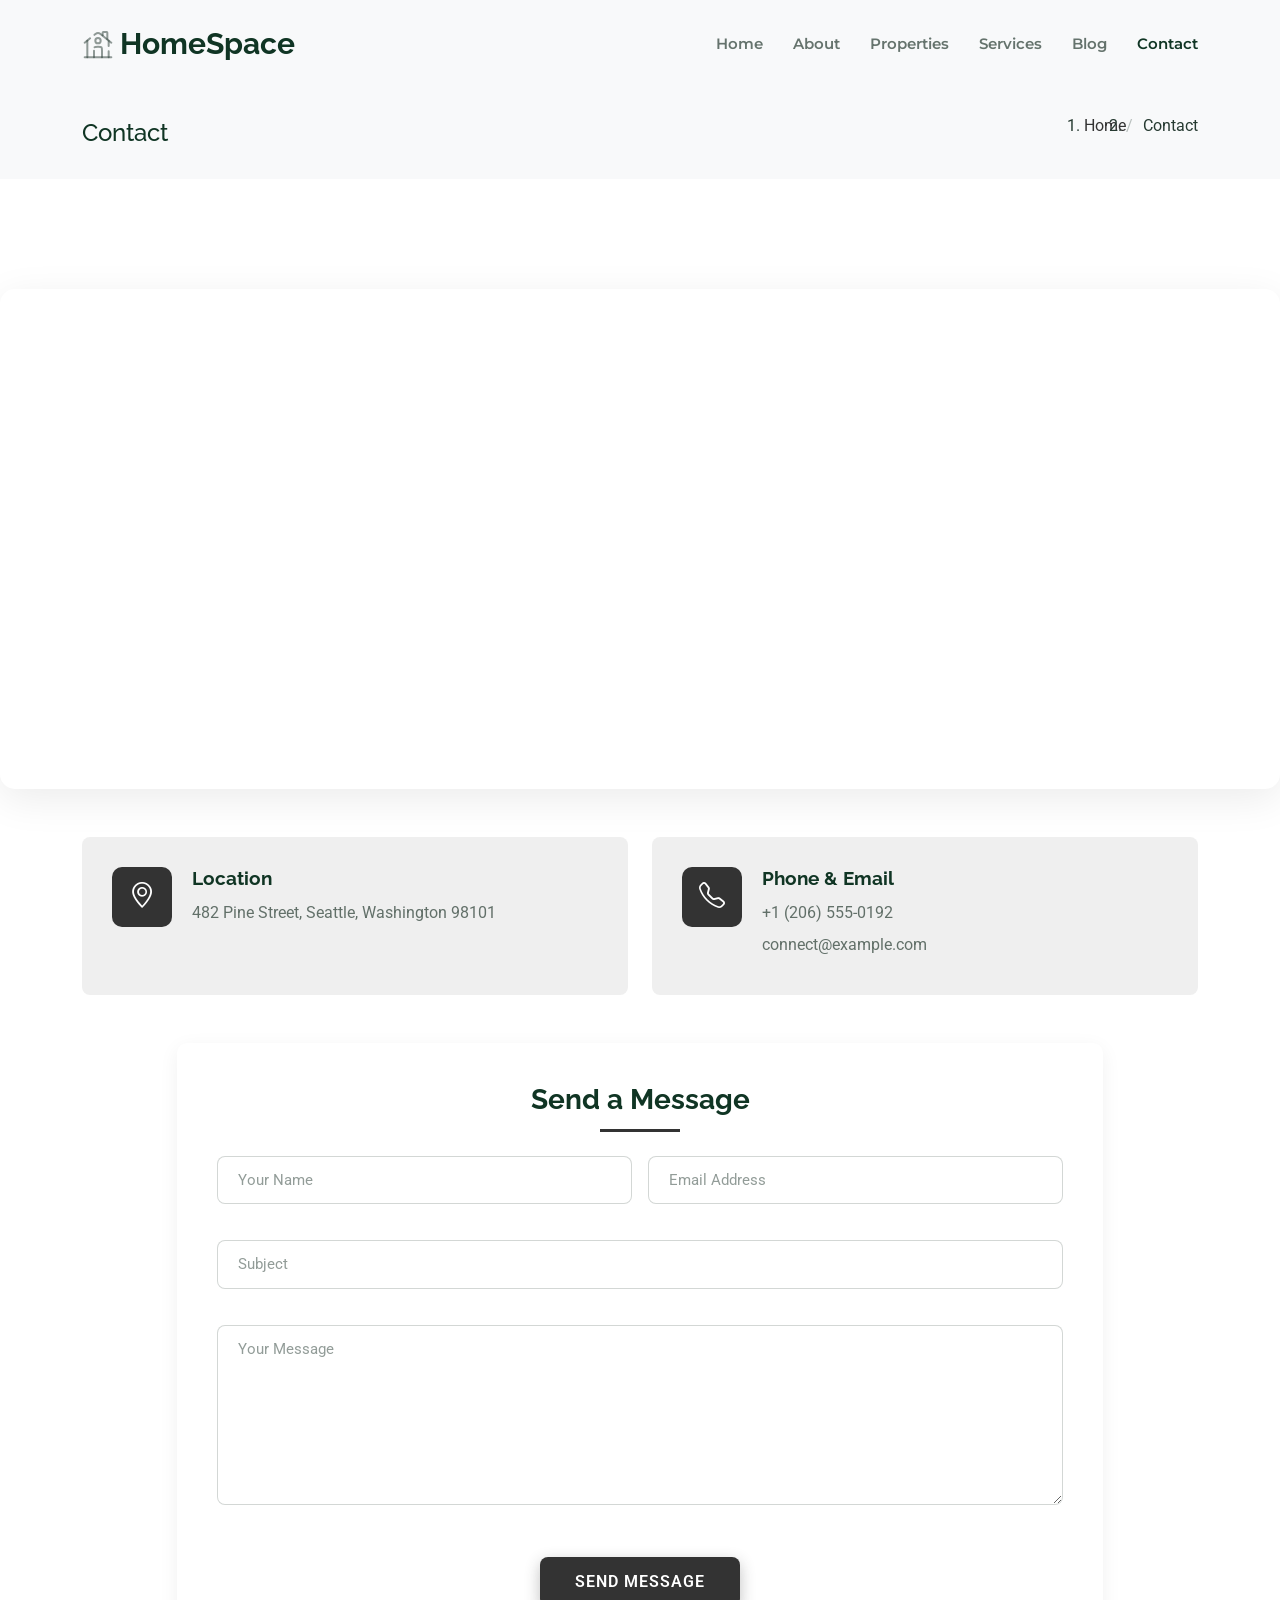
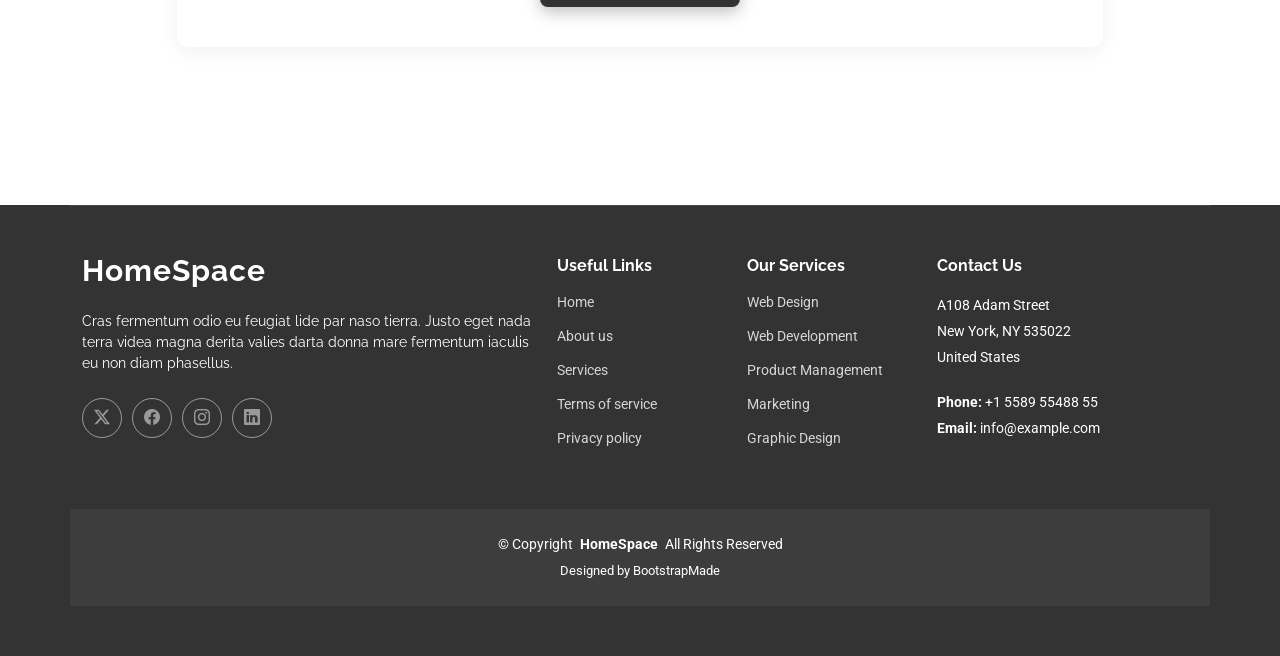
<file: contact.html>
<!DOCTYPE html>
<html lang="en">
  <head>
    <meta charset="utf-8" />
    <meta content="width=device-width, initial-scale=1.0" name="viewport" />
    <title>Contact - HomeSpace Bootstrap Template</title>
    <meta name="description" content="" />
    <meta name="keywords" content="" />

    <!-- Favicons -->
    <link href="assets/img/favicon.png" rel="icon" />
    <link href="assets/img/apple-touch-icon.png" rel="apple-touch-icon" />

    <!-- Fonts -->
    <link href="https://fonts.googleapis.com" rel="preconnect" />
    <link href="https://fonts.gstatic.com" rel="preconnect" crossorigin />
    <link
      href="https://fonts.googleapis.com/css2?family=Roboto:ital,wght@0,100;0,300;0,400;0,500;0,700;0,900;1,100;1,300;1,400;1,500;1,700;1,900&family=Montserrat:ital,wght@0,100;0,200;0,300;0,400;0,500;0,600;0,700;0,800;0,900;1,100;1,200;1,300;1,400;1,500;1,600;1,700;1,800;1,900&family=Raleway:ital,wght@0,100;0,200;0,300;0,400;0,500;0,600;0,700;0,800;0,900;1,100;1,200;1,300;1,400;1,500;1,600;1,700;1,800;1,900&display=swap"
      rel="stylesheet"
    />

    <!-- Vendor CSS Files -->
    <link
      href="assets/vendor/bootstrap/css/bootstrap.min.css"
      rel="stylesheet"
    />
    <link
      href="assets/vendor/bootstrap-icons/bootstrap-icons.css"
      rel="stylesheet"
    />
    <link href="assets/vendor/aos/aos.css" rel="stylesheet" />
    <link href="assets/vendor/swiper/swiper-bundle.min.css" rel="stylesheet" />

    <!-- Main CSS File -->
    <link href="assets/css/main.css" rel="stylesheet" />

    <!-- =======================================================
  * Template Name: HomeSpace
  * Template URL: https://bootstrapmade.com/homespace-bootstrap-real-estate-template/
  * Updated: Jul 05 2025 with Bootstrap v5.3.7
  * Author: BootstrapMade.com
  * License: https://bootstrapmade.com/license/
  ======================================================== -->
  </head>

  <body class="contact-page">
    <header id="header" class="header d-flex align-items-center sticky-top">
      <div
        class="container-fluid container-xl position-relative d-flex align-items-center justify-content-between"
      >
        <a href="index.html" class="logo d-flex align-items-center">
          <!-- Uncomment the line below if you also wish to use an image logo -->
          <!-- <img src="assets/img/logo.webp" alt=""> -->
          <svg
            class="my-icon"
            viewBox="0 0 24 24"
            fill="none"
            xmlns="http://www.w3.org/2000/svg"
          >
            <g id="bgCarrier" stroke-width="0"></g>
            <g
              id="tracerCarrier"
              stroke-linecap="round"
              stroke-linejoin="round"
            ></g>
            <g id="iconCarrier">
              <path
                d="M22 22L2 22"
                stroke="currentColor"
                stroke-width="1.5"
                stroke-linecap="round"
              ></path>
              <path
                d="M2 11L6.06296 7.74968M22 11L13.8741 4.49931C12.7784 3.62279 11.2216 3.62279 10.1259 4.49931L9.34398 5.12486"
                stroke="currentColor"
                stroke-width="1.5"
                stroke-linecap="round"
              ></path>
              <path
                d="M15.5 5.5V3.5C15.5 3.22386 15.7239 3 16 3H18.5C18.7761 3 19 3.22386 19 3.5V8.5"
                stroke="currentColor"
                stroke-width="1.5"
                stroke-linecap="round"
              ></path>
              <path
                d="M4 22V9.5"
                stroke="currentColor"
                stroke-width="1.5"
                stroke-linecap="round"
              ></path>
              <path
                d="M20 9.5V13.5M20 22V17.5"
                stroke="currentColor"
                stroke-width="1.5"
                stroke-linecap="round"
              ></path>
              <path
                d="M15 22V17C15 15.5858 15 14.8787 14.5607 14.4393C14.1213 14 13.4142 14 12 14C10.5858 14 9.87868 14 9.43934 14.4393M9 22V17"
                stroke="currentColor"
                stroke-width="1.5"
                stroke-linecap="round"
                stroke-linejoin="round"
              ></path>
              <path
                d="M14 9.5C14 10.6046 13.1046 11.5 12 11.5C10.8954 11.5 10 10.6046 10 9.5C10 8.39543 10.8954 7.5 12 7.5C13.1046 7.5 14 8.39543 14 9.5Z"
                stroke="currentColor"
                stroke-width="1.5"
              ></path>
            </g>
          </svg>
          <h1 class="sitename">HomeSpace</h1>
        </a>

        <nav id="navmenu" class="navmenu">
          <ul>
            <li><a href="index.html">Home</a></li>
            <li><a href="about.html">About</a></li>
            <li><a href="properties.html">Properties</a></li>
            <li><a href="services.html">Services</a></li>
            <li><a href="blog.html">Blog</a></li>

            <li><a href="contact.html" class="active">Contact</a></li>
          </ul>
          <i class="mobile-nav-toggle d-xl-none bi bi-list"></i>
        </nav>
      </div>
    </header>

    <main class="main">
      <!-- Page Title -->
      <div class="page-title light-background">
        <div
          class="container d-lg-flex justify-content-between align-items-center"
        >
          <h1 class="mb-2 mb-lg-0">Contact</h1>
          <nav class="breadcrumbs">
            <ol>
              <li><a href="index.html">Home</a></li>
              <li class="current">Contact</li>
            </ol>
          </nav>
        </div>
      </div>
      <!-- End Page Title -->

      <!-- Contact 2 Section -->
      <section id="contact-2" class="contact-2 section">
        <!-- Map Section -->
        <div class="map-container mb-5">
          <iframe
            src="https://www.google.com/maps/embed?pb=!1m14!1m8!1m3!1d48389.78314118045!2d-74.006138!3d40.710059!3m2!1i1024!2i768!4f13.1!3m3!1m2!1s0x89c25a22a3bda30d%3A0xb89d1fe6bc499443!2sDowntown%20Conference%20Center!5e0!3m2!1sen!2sus!4v1676961268712!5m2!1sen!2sus"
            width="100%"
            height="500"
            style="border: 0"
            allowfullscreen=""
            loading="lazy"
            referrerpolicy="no-referrer-when-downgrade"
          ></iframe>
        </div>

        <div class="container" data-aos="fade-up" data-aos-delay="100">
          <!-- Contact Info -->
          <div class="row g-4 mb-5" data-aos="fade-up" data-aos-delay="300">
            <div class="col-md-6">
              <div class="contact-info-card">
                <div class="icon-box">
                  <i class="bi bi-geo-alt"></i>
                </div>
                <div class="info-content">
                  <h4>Location</h4>
                  <p>482 Pine Street, Seattle, Washington 98101</p>
                </div>
              </div>
            </div>

            <div class="col-md-6">
              <div class="contact-info-card">
                <div class="icon-box">
                  <i class="bi bi-telephone"></i>
                </div>
                <div class="info-content">
                  <h4>Phone &amp; Email</h4>
                  <p>+1 (206) 555-0192</p>
                  <p>connect@example.com</p>
                </div>
              </div>
            </div>
          </div>

          <!-- Contact Form -->
          <div
            class="row justify-content-center mb-5"
            data-aos="fade-up"
            data-aos-delay="200"
          >
            <div class="col-lg-10">
              <div class="contact-form-wrapper">
                <h2 class="text-center mb-4">Send a Message</h2>

                <form
                  action="forms/contact.php"
                  method="post"
                  class="php-email-form"
                >
                  <div class="row g-3">
                    <div class="col-md-6">
                      <div class="form-group">
                        <input
                          type="text"
                          class="form-control"
                          name="name"
                          placeholder="Your Name"
                          required=""
                        />
                      </div>
                    </div>

                    <div class="col-md-6">
                      <div class="form-group">
                        <input
                          type="email"
                          class="form-control"
                          name="email"
                          placeholder="Email Address"
                          required=""
                        />
                      </div>
                    </div>

                    <div class="col-12">
                      <div class="form-group">
                        <input
                          type="text"
                          class="form-control"
                          name="subject"
                          placeholder="Subject"
                          required=""
                        />
                      </div>
                    </div>

                    <div class="col-12">
                      <div class="form-group">
                        <textarea
                          class="form-control"
                          name="message"
                          placeholder="Your Message"
                          rows="6"
                          required=""
                        ></textarea>
                      </div>
                    </div>

                    <div class="col-12">
                      <div class="loading">Loading</div>
                      <div class="error-message"></div>
                      <div class="sent-message">
                        Your message has been sent. Thank you!
                      </div>
                    </div>

                    <div class="col-12 text-center">
                      <button type="submit" class="btn-submit">
                        SEND MESSAGE
                      </button>
                    </div>
                  </div>
                </form>
              </div>
            </div>
          </div>
        </div>
      </section>
      <!-- /Contact 2 Section -->
    </main>

    <footer id="footer" class="footer accent-background">
      <div class="container footer-top">
        <div class="row gy-4">
          <div class="col-lg-5 col-md-12 footer-about">
            <a href="index.html" class="logo d-flex align-items-center">
              <span class="sitename">HomeSpace</span>
            </a>
            <p>
              Cras fermentum odio eu feugiat lide par naso tierra. Justo eget
              nada terra videa magna derita valies darta donna mare fermentum
              iaculis eu non diam phasellus.
            </p>
            <div class="social-links d-flex mt-4">
              <a href=""><i class="bi bi-twitter-x"></i></a>
              <a href=""><i class="bi bi-facebook"></i></a>
              <a href=""><i class="bi bi-instagram"></i></a>
              <a href=""><i class="bi bi-linkedin"></i></a>
            </div>
          </div>

          <div class="col-lg-2 col-6 footer-links">
            <h4>Useful Links</h4>
            <ul>
              <li><a href="#">Home</a></li>
              <li><a href="#">About us</a></li>
              <li><a href="#">Services</a></li>
              <li><a href="#">Terms of service</a></li>
              <li><a href="#">Privacy policy</a></li>
            </ul>
          </div>

          <div class="col-lg-2 col-6 footer-links">
            <h4>Our Services</h4>
            <ul>
              <li><a href="#">Web Design</a></li>
              <li><a href="#">Web Development</a></li>
              <li><a href="#">Product Management</a></li>
              <li><a href="#">Marketing</a></li>
              <li><a href="#">Graphic Design</a></li>
            </ul>
          </div>

          <div
            class="col-lg-3 col-md-12 footer-contact text-center text-md-start"
          >
            <h4>Contact Us</h4>
            <p>A108 Adam Street</p>
            <p>New York, NY 535022</p>
            <p>United States</p>
            <p class="mt-4">
              <strong>Phone:</strong> <span>+1 5589 55488 55</span>
            </p>
            <p><strong>Email:</strong> <span>info@example.com</span></p>
          </div>
        </div>
      </div>

      <div class="container copyright text-center mt-4">
        <p>
          © <span>Copyright</span>
          <strong class="px-1 sitename">HomeSpace</strong>
          <span>All Rights Reserved</span>
        </p>
        <div class="credits">
          <!-- All the links in the footer should remain intact. -->
          <!-- You can delete the links only if you've purchased the pro version. -->
          <!-- Licensing information: https://bootstrapmade.com/license/ -->
          <!-- Purchase the pro version with working PHP/AJAX contact form: [buy-url] -->
          Designed by <a href="https://bootstrapmade.com/">BootstrapMade</a>
        </div>
      </div>
    </footer>

    <!-- Scroll Top -->
    <a
      href="#"
      id="scroll-top"
      class="scroll-top d-flex align-items-center justify-content-center"
      ><i class="bi bi-arrow-up-short"></i
    ></a>

    <!-- Preloader -->
    <div id="preloader"></div>

    <!-- Vendor JS Files -->
    <script src="assets/vendor/bootstrap/js/bootstrap.bundle.min.js"></script>
    <script src="assets/vendor/php-email-form/validate.js"></script>
    <script src="assets/vendor/aos/aos.js"></script>
    <script src="assets/vendor/purecounter/purecounter_vanilla.js"></script>
    <script src="assets/vendor/swiper/swiper-bundle.min.js"></script>

    <!-- Main JS File -->
    <script src="assets/js/main.js"></script>
  </body>
</html>
</file>
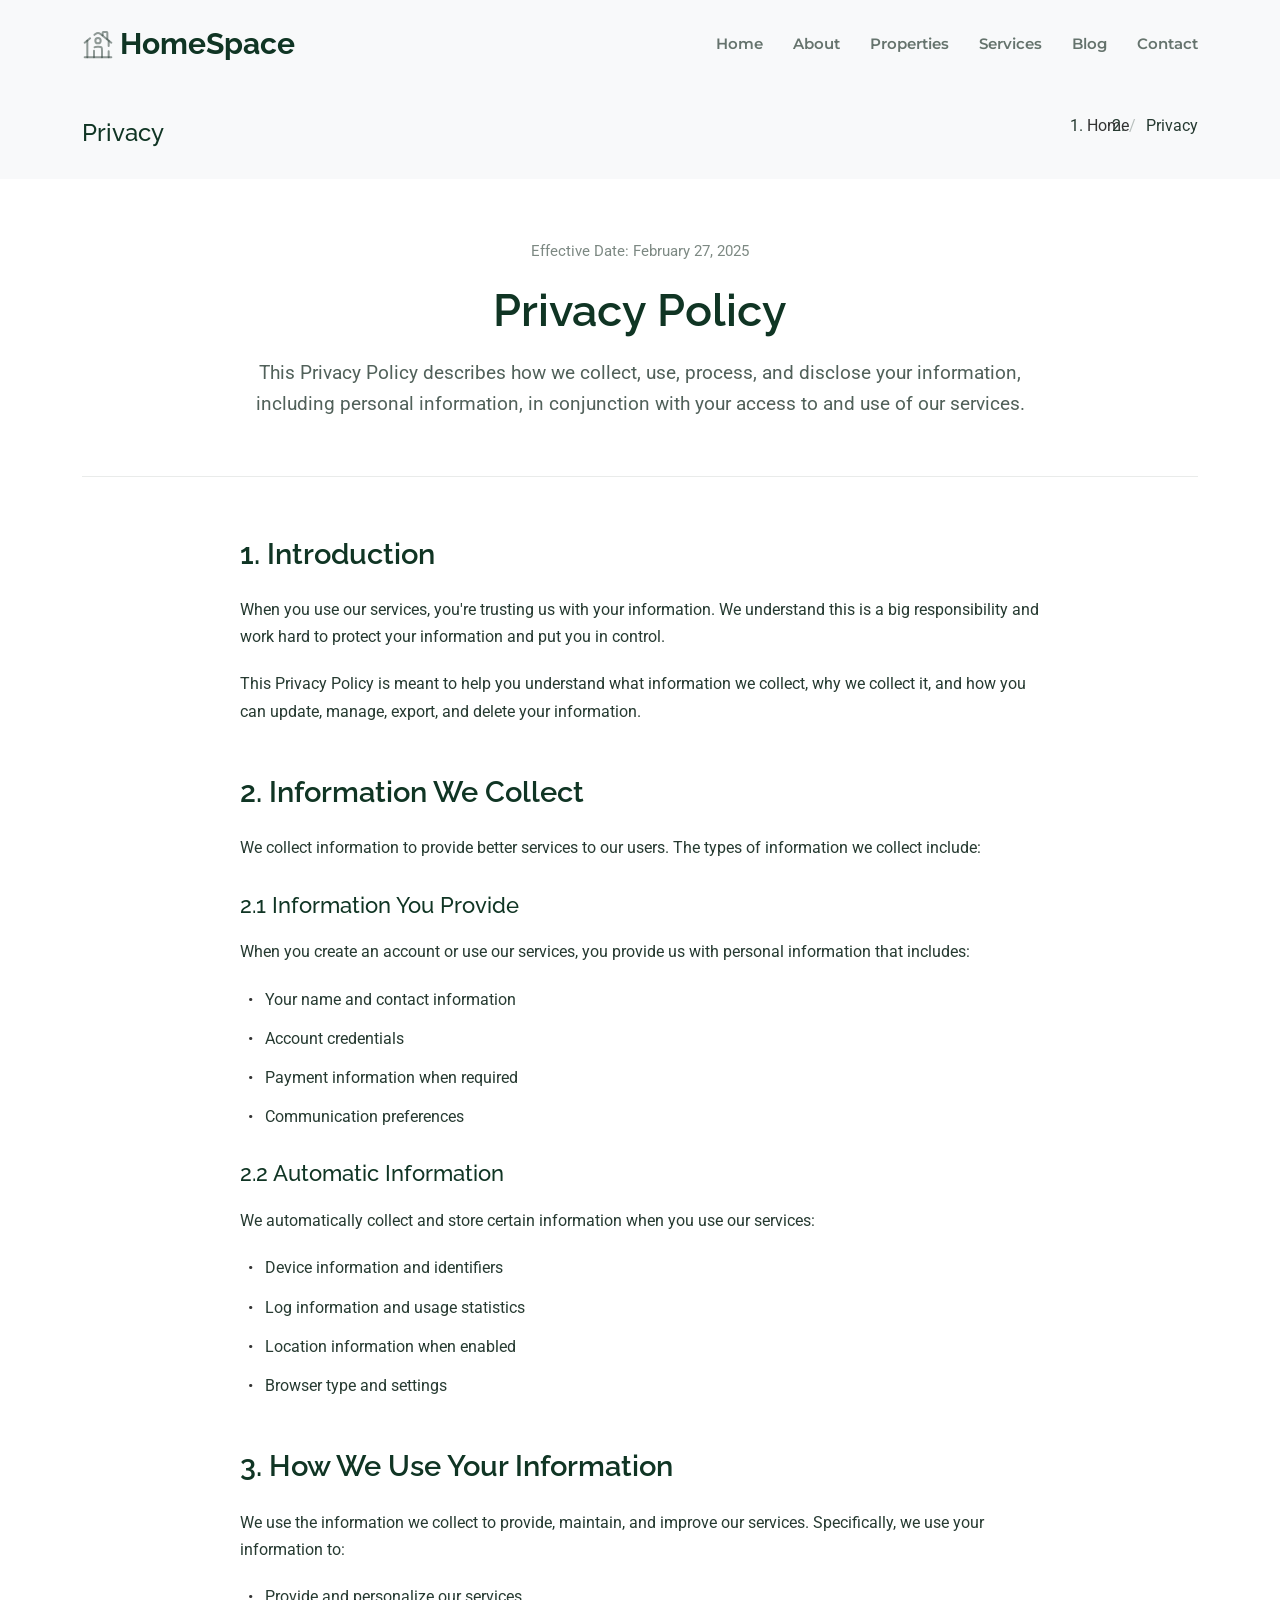
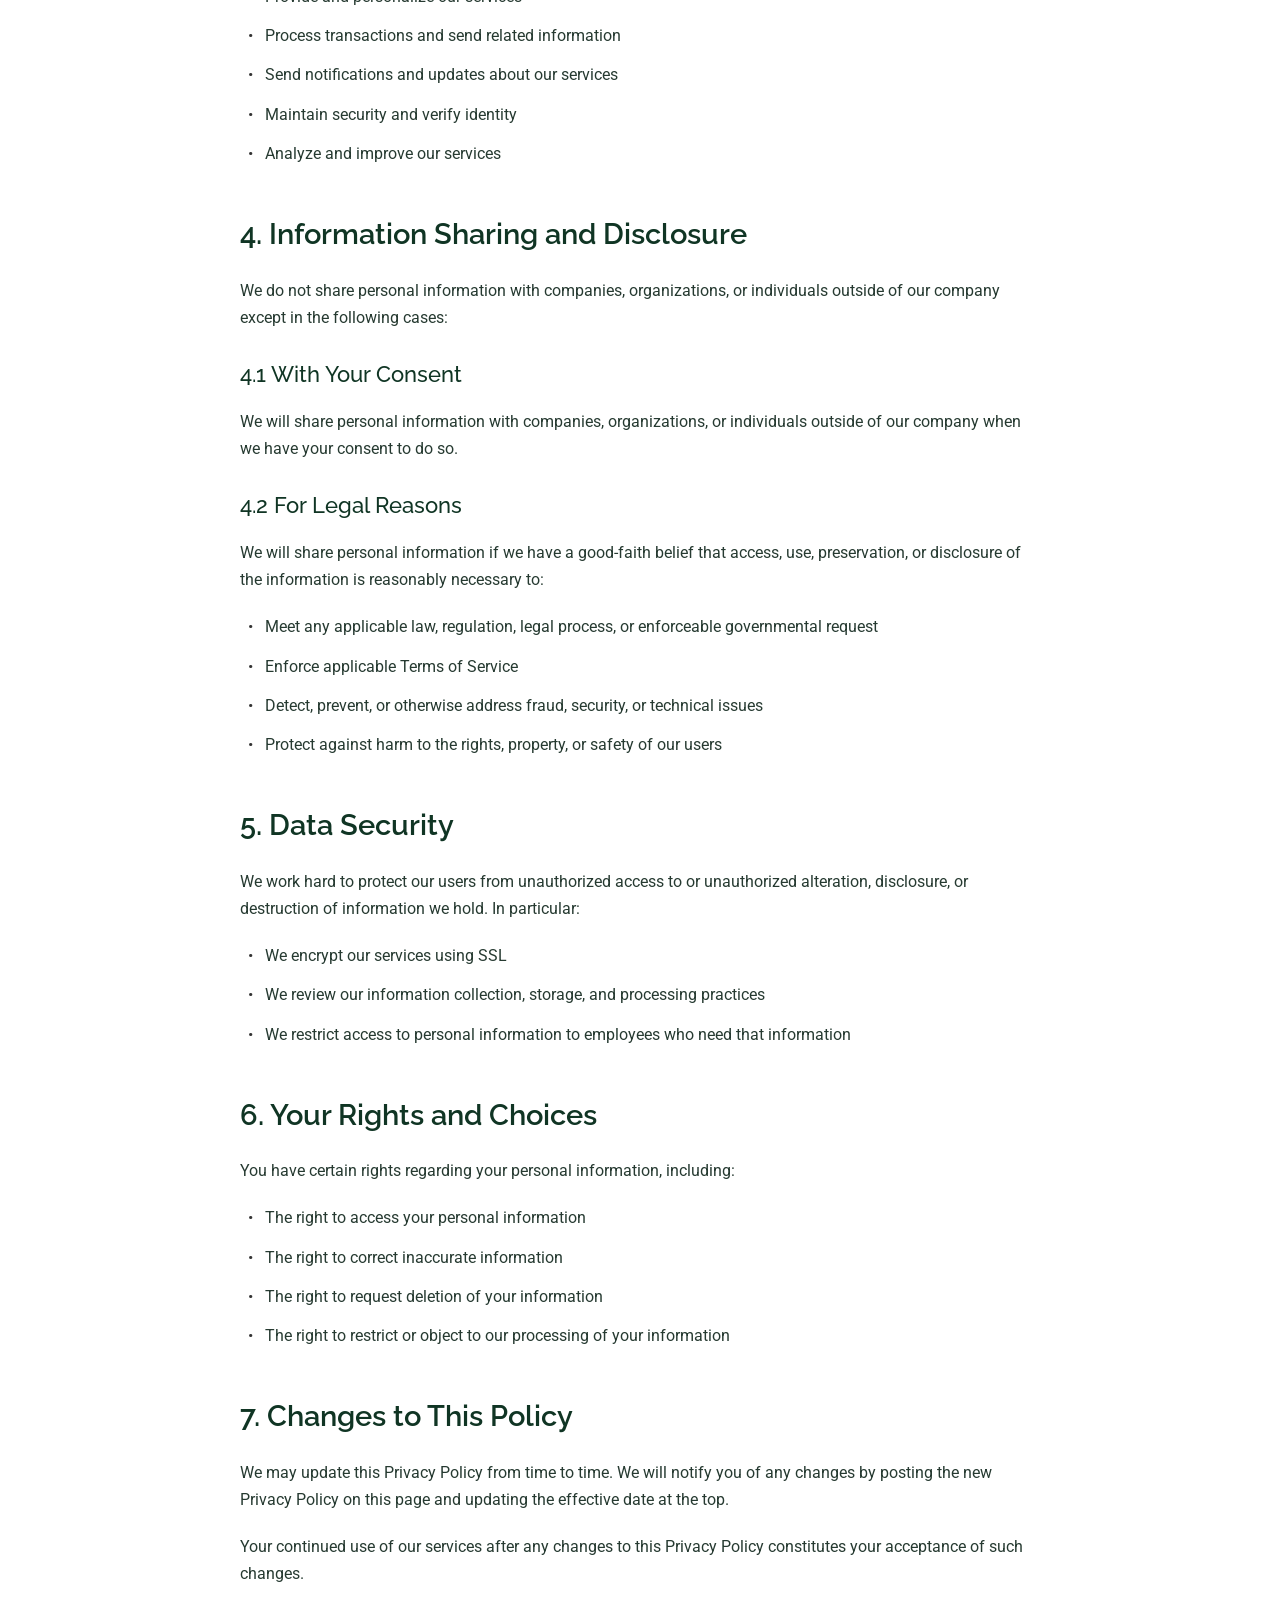
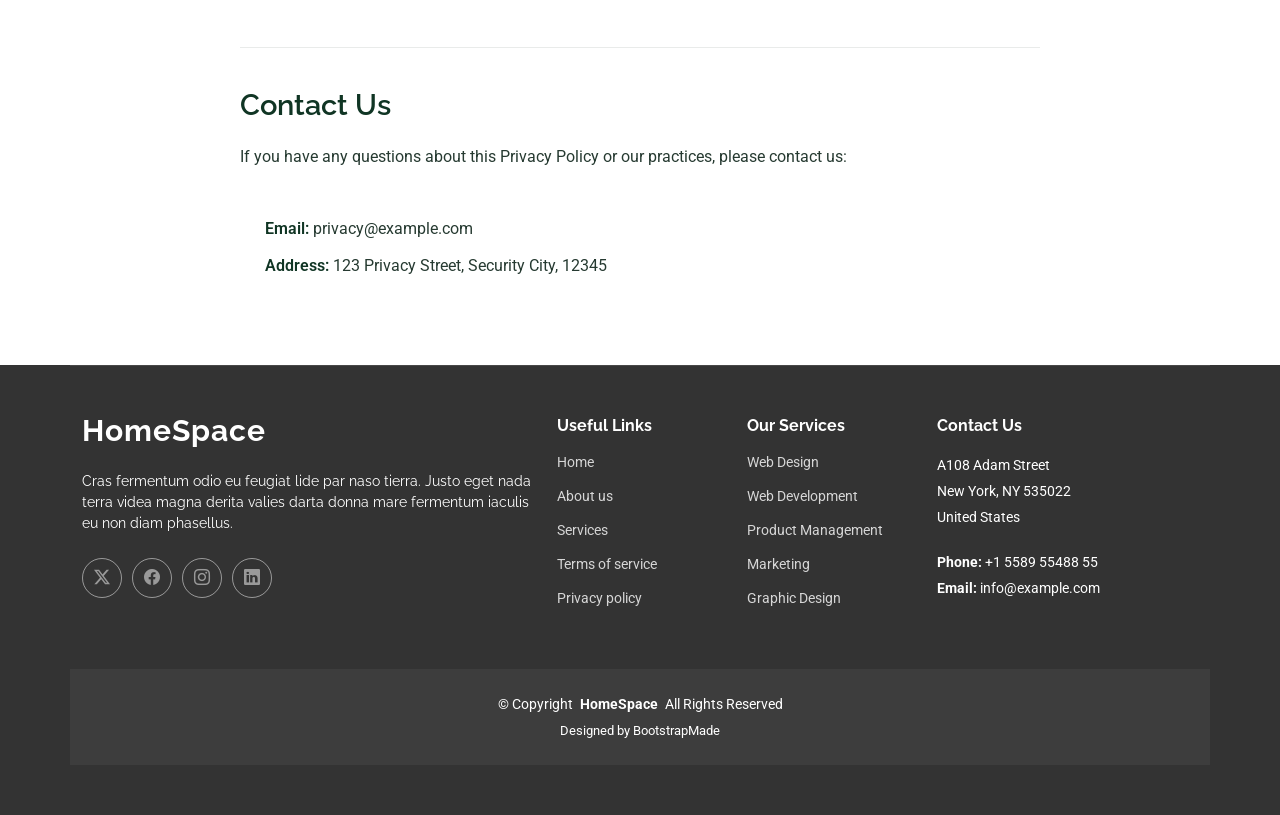
<file: privacy.html>
<!DOCTYPE html>
<html lang="en">
  <head>
    <meta charset="utf-8" />
    <meta content="width=device-width, initial-scale=1.0" name="viewport" />
    <title>Privacy - HomeSpace Bootstrap Template</title>
    <meta name="description" content="" />
    <meta name="keywords" content="" />

    <!-- Favicons -->
    <link href="assets/img/favicon.png" rel="icon" />
    <link href="assets/img/apple-touch-icon.png" rel="apple-touch-icon" />

    <!-- Fonts -->
    <link href="https://fonts.googleapis.com" rel="preconnect" />
    <link href="https://fonts.gstatic.com" rel="preconnect" crossorigin />
    <link
      href="https://fonts.googleapis.com/css2?family=Roboto:ital,wght@0,100;0,300;0,400;0,500;0,700;0,900;1,100;1,300;1,400;1,500;1,700;1,900&family=Montserrat:ital,wght@0,100;0,200;0,300;0,400;0,500;0,600;0,700;0,800;0,900;1,100;1,200;1,300;1,400;1,500;1,600;1,700;1,800;1,900&family=Raleway:ital,wght@0,100;0,200;0,300;0,400;0,500;0,600;0,700;0,800;0,900;1,100;1,200;1,300;1,400;1,500;1,600;1,700;1,800;1,900&display=swap"
      rel="stylesheet"
    />

    <!-- Vendor CSS Files -->
    <link
      href="assets/vendor/bootstrap/css/bootstrap.min.css"
      rel="stylesheet"
    />
    <link
      href="assets/vendor/bootstrap-icons/bootstrap-icons.css"
      rel="stylesheet"
    />
    <link href="assets/vendor/aos/aos.css" rel="stylesheet" />
    <link href="assets/vendor/swiper/swiper-bundle.min.css" rel="stylesheet" />

    <!-- Main CSS File -->
    <link href="assets/css/main.css" rel="stylesheet" />

    <!-- =======================================================
  * Template Name: HomeSpace
  * Template URL: https://bootstrapmade.com/homespace-bootstrap-real-estate-template/
  * Updated: Jul 05 2025 with Bootstrap v5.3.7
  * Author: BootstrapMade.com
  * License: https://bootstrapmade.com/license/
  ======================================================== -->
  </head>

  <body class="privacy-page">
    <header id="header" class="header d-flex align-items-center sticky-top">
      <div
        class="container-fluid container-xl position-relative d-flex align-items-center justify-content-between"
      >
        <a href="index.html" class="logo d-flex align-items-center">
          <!-- Uncomment the line below if you also wish to use an image logo -->
          <!-- <img src="assets/img/logo.webp" alt=""> -->
          <svg
            class="my-icon"
            viewBox="0 0 24 24"
            fill="none"
            xmlns="http://www.w3.org/2000/svg"
          >
            <g id="bgCarrier" stroke-width="0"></g>
            <g
              id="tracerCarrier"
              stroke-linecap="round"
              stroke-linejoin="round"
            ></g>
            <g id="iconCarrier">
              <path
                d="M22 22L2 22"
                stroke="currentColor"
                stroke-width="1.5"
                stroke-linecap="round"
              ></path>
              <path
                d="M2 11L6.06296 7.74968M22 11L13.8741 4.49931C12.7784 3.62279 11.2216 3.62279 10.1259 4.49931L9.34398 5.12486"
                stroke="currentColor"
                stroke-width="1.5"
                stroke-linecap="round"
              ></path>
              <path
                d="M15.5 5.5V3.5C15.5 3.22386 15.7239 3 16 3H18.5C18.7761 3 19 3.22386 19 3.5V8.5"
                stroke="currentColor"
                stroke-width="1.5"
                stroke-linecap="round"
              ></path>
              <path
                d="M4 22V9.5"
                stroke="currentColor"
                stroke-width="1.5"
                stroke-linecap="round"
              ></path>
              <path
                d="M20 9.5V13.5M20 22V17.5"
                stroke="currentColor"
                stroke-width="1.5"
                stroke-linecap="round"
              ></path>
              <path
                d="M15 22V17C15 15.5858 15 14.8787 14.5607 14.4393C14.1213 14 13.4142 14 12 14C10.5858 14 9.87868 14 9.43934 14.4393M9 22V17"
                stroke="currentColor"
                stroke-width="1.5"
                stroke-linecap="round"
                stroke-linejoin="round"
              ></path>
              <path
                d="M14 9.5C14 10.6046 13.1046 11.5 12 11.5C10.8954 11.5 10 10.6046 10 9.5C10 8.39543 10.8954 7.5 12 7.5C13.1046 7.5 14 8.39543 14 9.5Z"
                stroke="currentColor"
                stroke-width="1.5"
              ></path>
            </g>
          </svg>
          <h1 class="sitename">HomeSpace</h1>
        </a>

        <nav id="navmenu" class="navmenu">
          <ul>
            <li><a href="index.html">Home</a></li>
            <li><a href="about.html">About</a></li>
            <li><a href="properties.html">Properties</a></li>
            <li><a href="services.html">Services</a></li>
            <li><a href="blog.html">Blog</a></li>

            <li><a href="contact.html">Contact</a></li>
          </ul>
          <i class="mobile-nav-toggle d-xl-none bi bi-list"></i>
        </nav>
      </div>
    </header>

    <main class="main">
      <!-- Page Title -->
      <div class="page-title light-background">
        <div
          class="container d-lg-flex justify-content-between align-items-center"
        >
          <h1 class="mb-2 mb-lg-0">Privacy</h1>
          <nav class="breadcrumbs">
            <ol>
              <li><a href="index.html">Home</a></li>
              <li class="current">Privacy</li>
            </ol>
          </nav>
        </div>
      </div>
      <!-- End Page Title -->

      <!-- Privacy Section -->
      <section id="privacy" class="privacy section">
        <div class="container" data-aos="fade-up">
          <!-- Header -->
          <div class="privacy-header" data-aos="fade-up">
            <div class="header-content">
              <div class="last-updated">Effective Date: February 27, 2025</div>
              <h1>Privacy Policy</h1>
              <p class="intro-text">
                This Privacy Policy describes how we collect, use, process, and
                disclose your information, including personal information, in
                conjunction with your access to and use of our services.
              </p>
            </div>
          </div>

          <!-- Main Content -->
          <div class="privacy-content" data-aos="fade-up">
            <!-- Introduction -->
            <div class="content-section">
              <h2>1. Introduction</h2>
              <p>
                When you use our services, you're trusting us with your
                information. We understand this is a big responsibility and work
                hard to protect your information and put you in control.
              </p>
              <p>
                This Privacy Policy is meant to help you understand what
                information we collect, why we collect it, and how you can
                update, manage, export, and delete your information.
              </p>
            </div>

            <!-- Information Collection -->
            <div class="content-section">
              <h2>2. Information We Collect</h2>
              <p>
                We collect information to provide better services to our users.
                The types of information we collect include:
              </p>

              <h3>2.1 Information You Provide</h3>
              <p>
                When you create an account or use our services, you provide us
                with personal information that includes:
              </p>
              <ul>
                <li>Your name and contact information</li>
                <li>Account credentials</li>
                <li>Payment information when required</li>
                <li>Communication preferences</li>
              </ul>

              <h3>2.2 Automatic Information</h3>
              <p>
                We automatically collect and store certain information when you
                use our services:
              </p>
              <ul>
                <li>Device information and identifiers</li>
                <li>Log information and usage statistics</li>
                <li>Location information when enabled</li>
                <li>Browser type and settings</li>
              </ul>
            </div>

            <!-- Use of Information -->
            <div class="content-section">
              <h2>3. How We Use Your Information</h2>
              <p>
                We use the information we collect to provide, maintain, and
                improve our services. Specifically, we use your information to:
              </p>
              <ul>
                <li>Provide and personalize our services</li>
                <li>Process transactions and send related information</li>
                <li>Send notifications and updates about our services</li>
                <li>Maintain security and verify identity</li>
                <li>Analyze and improve our services</li>
              </ul>
            </div>

            <!-- Information Sharing -->
            <div class="content-section">
              <h2>4. Information Sharing and Disclosure</h2>
              <p>
                We do not share personal information with companies,
                organizations, or individuals outside of our company except in
                the following cases:
              </p>

              <h3>4.1 With Your Consent</h3>
              <p>
                We will share personal information with companies,
                organizations, or individuals outside of our company when we
                have your consent to do so.
              </p>

              <h3>4.2 For Legal Reasons</h3>
              <p>
                We will share personal information if we have a good-faith
                belief that access, use, preservation, or disclosure of the
                information is reasonably necessary to:
              </p>
              <ul>
                <li>
                  Meet any applicable law, regulation, legal process, or
                  enforceable governmental request
                </li>
                <li>Enforce applicable Terms of Service</li>
                <li>
                  Detect, prevent, or otherwise address fraud, security, or
                  technical issues
                </li>
                <li>
                  Protect against harm to the rights, property, or safety of our
                  users
                </li>
              </ul>
            </div>

            <!-- Data Security -->
            <div class="content-section">
              <h2>5. Data Security</h2>
              <p>
                We work hard to protect our users from unauthorized access to or
                unauthorized alteration, disclosure, or destruction of
                information we hold. In particular:
              </p>
              <ul>
                <li>We encrypt our services using SSL</li>
                <li>
                  We review our information collection, storage, and processing
                  practices
                </li>
                <li>
                  We restrict access to personal information to employees who
                  need that information
                </li>
              </ul>
            </div>

            <!-- Your Rights -->
            <div class="content-section">
              <h2>6. Your Rights and Choices</h2>
              <p>
                You have certain rights regarding your personal information,
                including:
              </p>
              <ul>
                <li>The right to access your personal information</li>
                <li>The right to correct inaccurate information</li>
                <li>The right to request deletion of your information</li>
                <li>
                  The right to restrict or object to our processing of your
                  information
                </li>
              </ul>
            </div>

            <!-- Policy Updates -->
            <div class="content-section">
              <h2>7. Changes to This Policy</h2>
              <p>
                We may update this Privacy Policy from time to time. We will
                notify you of any changes by posting the new Privacy Policy on
                this page and updating the effective date at the top.
              </p>
              <p>
                Your continued use of our services after any changes to this
                Privacy Policy constitutes your acceptance of such changes.
              </p>
            </div>
          </div>

          <!-- Contact Section -->
          <div class="privacy-contact" data-aos="fade-up">
            <h2>Contact Us</h2>
            <p>
              If you have any questions about this Privacy Policy or our
              practices, please contact us:
            </p>
            <div class="contact-details">
              <p><strong>Email:</strong> privacy@example.com</p>
              <p>
                <strong>Address:</strong> 123 Privacy Street, Security City,
                12345
              </p>
            </div>
          </div>
        </div>
      </section>
      <!-- /Privacy Section -->
    </main>

    <footer id="footer" class="footer accent-background">
      <div class="container footer-top">
        <div class="row gy-4">
          <div class="col-lg-5 col-md-12 footer-about">
            <a href="index.html" class="logo d-flex align-items-center">
              <span class="sitename">HomeSpace</span>
            </a>
            <p>
              Cras fermentum odio eu feugiat lide par naso tierra. Justo eget
              nada terra videa magna derita valies darta donna mare fermentum
              iaculis eu non diam phasellus.
            </p>
            <div class="social-links d-flex mt-4">
              <a href=""><i class="bi bi-twitter-x"></i></a>
              <a href=""><i class="bi bi-facebook"></i></a>
              <a href=""><i class="bi bi-instagram"></i></a>
              <a href=""><i class="bi bi-linkedin"></i></a>
            </div>
          </div>

          <div class="col-lg-2 col-6 footer-links">
            <h4>Useful Links</h4>
            <ul>
              <li><a href="#">Home</a></li>
              <li><a href="#">About us</a></li>
              <li><a href="#">Services</a></li>
              <li><a href="#">Terms of service</a></li>
              <li><a href="#">Privacy policy</a></li>
            </ul>
          </div>

          <div class="col-lg-2 col-6 footer-links">
            <h4>Our Services</h4>
            <ul>
              <li><a href="#">Web Design</a></li>
              <li><a href="#">Web Development</a></li>
              <li><a href="#">Product Management</a></li>
              <li><a href="#">Marketing</a></li>
              <li><a href="#">Graphic Design</a></li>
            </ul>
          </div>

          <div
            class="col-lg-3 col-md-12 footer-contact text-center text-md-start"
          >
            <h4>Contact Us</h4>
            <p>A108 Adam Street</p>
            <p>New York, NY 535022</p>
            <p>United States</p>
            <p class="mt-4">
              <strong>Phone:</strong> <span>+1 5589 55488 55</span>
            </p>
            <p><strong>Email:</strong> <span>info@example.com</span></p>
          </div>
        </div>
      </div>

      <div class="container copyright text-center mt-4">
        <p>
          © <span>Copyright</span>
          <strong class="px-1 sitename">HomeSpace</strong>
          <span>All Rights Reserved</span>
        </p>
        <div class="credits">
          <!-- All the links in the footer should remain intact. -->
          <!-- You can delete the links only if you've purchased the pro version. -->
          <!-- Licensing information: https://bootstrapmade.com/license/ -->
          <!-- Purchase the pro version with working PHP/AJAX contact form: [buy-url] -->
          Designed by <a href="https://bootstrapmade.com/">BootstrapMade</a>
        </div>
      </div>
    </footer>

    <!-- Scroll Top -->
    <a
      href="#"
      id="scroll-top"
      class="scroll-top d-flex align-items-center justify-content-center"
      ><i class="bi bi-arrow-up-short"></i
    ></a>

    <!-- Preloader -->
    <div id="preloader"></div>

    <!-- Vendor JS Files -->
    <script src="assets/vendor/bootstrap/js/bootstrap.bundle.min.js"></script>
    <script src="assets/vendor/php-email-form/validate.js"></script>
    <script src="assets/vendor/aos/aos.js"></script>
    <script src="assets/vendor/purecounter/purecounter_vanilla.js"></script>
    <script src="assets/vendor/swiper/swiper-bundle.min.js"></script>

    <!-- Main JS File -->
    <script src="assets/js/main.js"></script>
  </body>
</html>
</file>
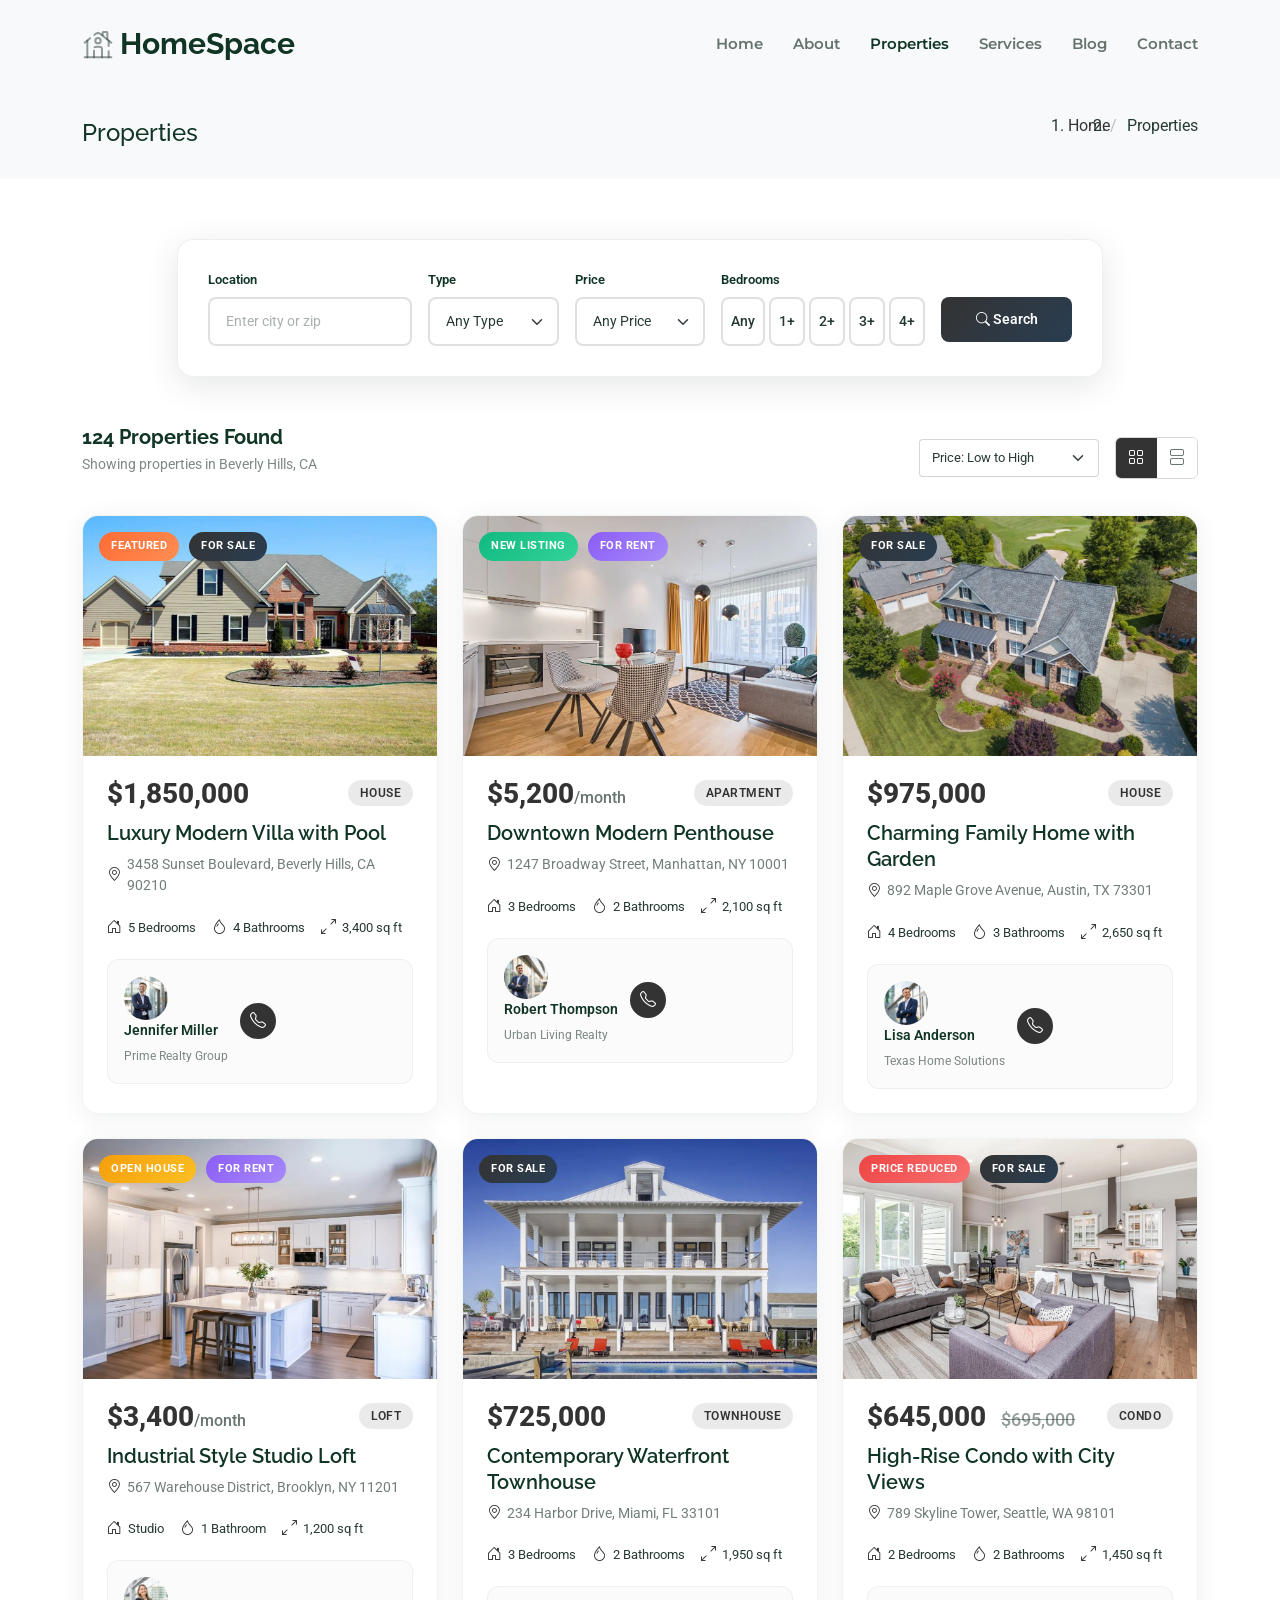
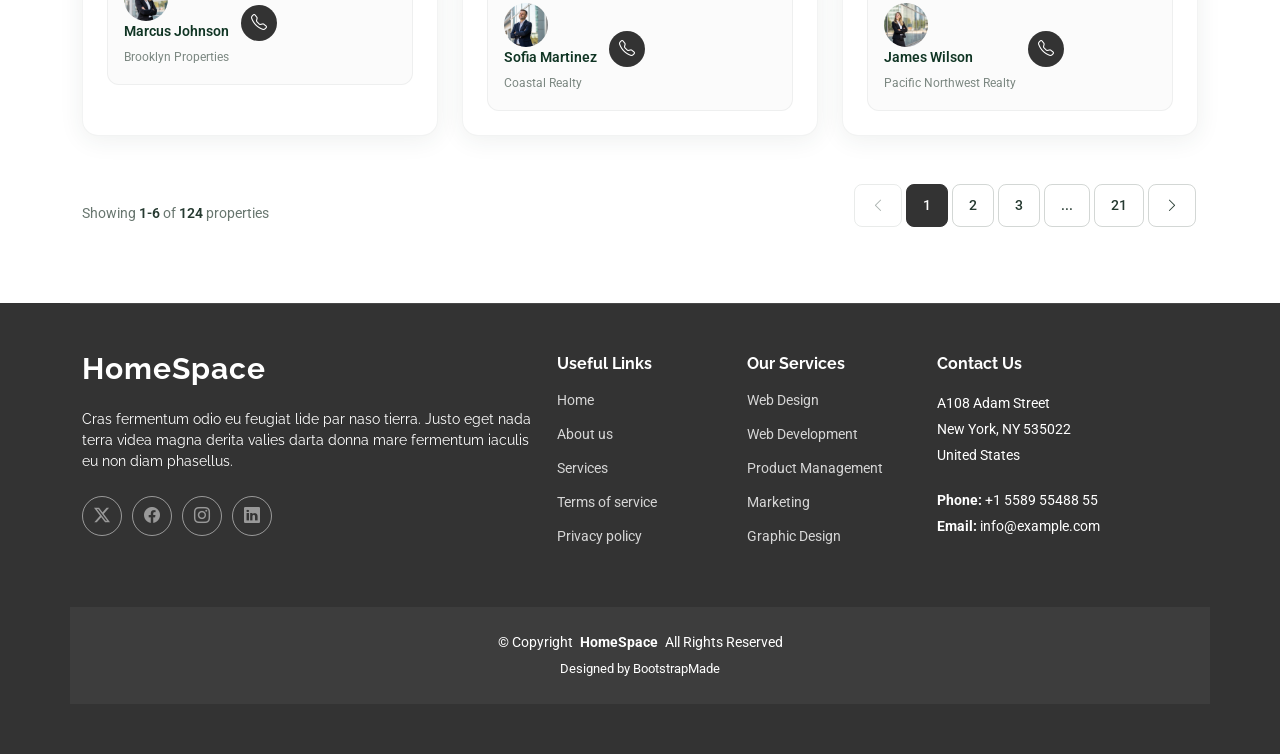
<file: properties.html>
<!DOCTYPE html>
<html lang="en">
  <head>
    <meta charset="utf-8" />
    <meta content="width=device-width, initial-scale=1.0" name="viewport" />
    <title>Properties - HomeSpace Bootstrap Template</title>
    <meta name="description" content="" />
    <meta name="keywords" content="" />

    <!-- Favicons -->
    <link href="assets/img/favicon.png" rel="icon" />
    <link href="assets/img/apple-touch-icon.png" rel="apple-touch-icon" />

    <!-- Fonts -->
    <link href="https://fonts.googleapis.com" rel="preconnect" />
    <link href="https://fonts.gstatic.com" rel="preconnect" crossorigin />
    <link
      href="https://fonts.googleapis.com/css2?family=Roboto:ital,wght@0,100;0,300;0,400;0,500;0,700;0,900;1,100;1,300;1,400;1,500;1,700;1,900&family=Montserrat:ital,wght@0,100;0,200;0,300;0,400;0,500;0,600;0,700;0,800;0,900;1,100;1,200;1,300;1,400;1,500;1,600;1,700;1,800;1,900&family=Raleway:ital,wght@0,100;0,200;0,300;0,400;0,500;0,600;0,700;0,800;0,900;1,100;1,200;1,300;1,400;1,500;1,600;1,700;1,800;1,900&display=swap"
      rel="stylesheet"
    />

    <!-- Vendor CSS Files -->
    <link
      href="assets/vendor/bootstrap/css/bootstrap.min.css"
      rel="stylesheet"
    />
    <link
      href="assets/vendor/bootstrap-icons/bootstrap-icons.css"
      rel="stylesheet"
    />
    <link href="assets/vendor/aos/aos.css" rel="stylesheet" />
    <link href="assets/vendor/swiper/swiper-bundle.min.css" rel="stylesheet" />

    <!-- Main CSS File -->
    <link href="assets/css/main.css" rel="stylesheet" />

    <!-- =======================================================
  * Template Name: HomeSpace
  * Template URL: https://bootstrapmade.com/homespace-bootstrap-real-estate-template/
  * Updated: Jul 05 2025 with Bootstrap v5.3.7
  * Author: BootstrapMade.com
  * License: https://bootstrapmade.com/license/
  ======================================================== -->
  </head>

  <body class="properties-page">
    <header id="header" class="header d-flex align-items-center sticky-top">
      <div
        class="container-fluid container-xl position-relative d-flex align-items-center justify-content-between"
      >
        <a href="index.html" class="logo d-flex align-items-center">
          <!-- Uncomment the line below if you also wish to use an image logo -->
          <!-- <img src="assets/img/logo.webp" alt=""> -->
          <svg
            class="my-icon"
            viewBox="0 0 24 24"
            fill="none"
            xmlns="http://www.w3.org/2000/svg"
          >
            <g id="bgCarrier" stroke-width="0"></g>
            <g
              id="tracerCarrier"
              stroke-linecap="round"
              stroke-linejoin="round"
            ></g>
            <g id="iconCarrier">
              <path
                d="M22 22L2 22"
                stroke="currentColor"
                stroke-width="1.5"
                stroke-linecap="round"
              ></path>
              <path
                d="M2 11L6.06296 7.74968M22 11L13.8741 4.49931C12.7784 3.62279 11.2216 3.62279 10.1259 4.49931L9.34398 5.12486"
                stroke="currentColor"
                stroke-width="1.5"
                stroke-linecap="round"
              ></path>
              <path
                d="M15.5 5.5V3.5C15.5 3.22386 15.7239 3 16 3H18.5C18.7761 3 19 3.22386 19 3.5V8.5"
                stroke="currentColor"
                stroke-width="1.5"
                stroke-linecap="round"
              ></path>
              <path
                d="M4 22V9.5"
                stroke="currentColor"
                stroke-width="1.5"
                stroke-linecap="round"
              ></path>
              <path
                d="M20 9.5V13.5M20 22V17.5"
                stroke="currentColor"
                stroke-width="1.5"
                stroke-linecap="round"
              ></path>
              <path
                d="M15 22V17C15 15.5858 15 14.8787 14.5607 14.4393C14.1213 14 13.4142 14 12 14C10.5858 14 9.87868 14 9.43934 14.4393M9 22V17"
                stroke="currentColor"
                stroke-width="1.5"
                stroke-linecap="round"
                stroke-linejoin="round"
              ></path>
              <path
                d="M14 9.5C14 10.6046 13.1046 11.5 12 11.5C10.8954 11.5 10 10.6046 10 9.5C10 8.39543 10.8954 7.5 12 7.5C13.1046 7.5 14 8.39543 14 9.5Z"
                stroke="currentColor"
                stroke-width="1.5"
              ></path>
            </g>
          </svg>
          <h1 class="sitename">HomeSpace</h1>
        </a>

        <nav id="navmenu" class="navmenu">
          <ul>
            <li><a href="index.html">Home</a></li>
            <li><a href="about.html">About</a></li>
            <li><a href="properties.html" class="active">Properties</a></li>
            <li><a href="services.html">Services</a></li>
            <li><a href="blog.html">Blog</a></li>

            <li><a href="contact.html">Contact</a></li>
          </ul>
          <i class="mobile-nav-toggle d-xl-none bi bi-list"></i>
        </nav>
      </div>
    </header>

    <main class="main">
      <!-- Page Title -->
      <div class="page-title light-background">
        <div
          class="container d-lg-flex justify-content-between align-items-center"
        >
          <h1 class="mb-2 mb-lg-0">Properties</h1>
          <nav class="breadcrumbs">
            <ol>
              <li><a href="index.html">Home</a></li>
              <li class="current">Properties</li>
            </ol>
          </nav>
        </div>
      </div>
      <!-- End Page Title -->

      <!-- Properties Section -->
      <section id="properties" class="properties section">
        <div class="container" data-aos="fade-up" data-aos-delay="100">
          <div class="search-bar mb-5" data-aos="fade-up" data-aos-delay="150">
            <div class="row justify-content-center">
              <div class="col-lg-10">
                <div class="search-wrapper">
                  <div class="row g-3">
                    <div class="col-lg-3 col-md-6">
                      <div class="search-field">
                        <label>Location</label>
                        <input
                          type="text"
                          class="form-control"
                          placeholder="Enter city or zip"
                        />
                      </div>
                    </div>
                    <div class="col-lg-2 col-md-6">
                      <div class="search-field">
                        <label>Type</label>
                        <select class="form-select">
                          <option>Any Type</option>
                          <option>House</option>
                          <option>Apartment</option>
                          <option>Condo</option>
                        </select>
                      </div>
                    </div>
                    <div class="col-lg-2 col-md-6">
                      <div class="search-field">
                        <label>Price</label>
                        <select class="form-select">
                          <option>Any Price</option>
                          <option>$0 - $500k</option>
                          <option>$500k - $1M</option>
                          <option>$1M+</option>
                        </select>
                      </div>
                    </div>
                    <div class="col-lg-3 col-md-6">
                      <div class="search-field">
                        <label>Bedrooms</label>
                        <div class="bedroom-quick">
                          <button class="bed-btn" data-beds="any">Any</button>
                          <button class="bed-btn" data-beds="1">1+</button>
                          <button class="bed-btn" data-beds="2">2+</button>
                          <button class="bed-btn" data-beds="3">3+</button>
                          <button class="bed-btn" data-beds="4">4+</button>
                        </div>
                      </div>
                    </div>
                    <div class="col-lg-2 col-md-12">
                      <div class="search-field">
                        <label>&nbsp;</label>
                        <button class="btn btn-primary w-100 search-btn">
                          <i class="bi bi-search"></i> Search
                        </button>
                      </div>
                    </div>
                  </div>
                </div>
              </div>
            </div>
          </div>

          <div
            class="results-header mb-4"
            data-aos="fade-up"
            data-aos-delay="200"
          >
            <div class="row align-items-center">
              <div class="col-lg-6">
                <div class="results-info">
                  <h5>124 Properties Found</h5>
                  <p class="text-muted">
                    Showing properties in Beverly Hills, CA
                  </p>
                </div>
              </div>
              <div class="col-lg-6">
                <div class="results-controls">
                  <div
                    class="d-flex gap-3 align-items-center justify-content-lg-end"
                  >
                    <div class="sort-dropdown">
                      <select class="form-select form-select-sm">
                        <option>Price: Low to High</option>
                        <option>Price: High to Low</option>
                        <option>Newest First</option>
                        <option>Largest Size</option>
                      </select>
                    </div>
                    <div class="view-toggle">
                      <button class="view-btn active" data-view="masonry">
                        <i class="bi bi-grid"></i>
                      </button>
                      <button class="view-btn" data-view="rows">
                        <i class="bi bi-view-stacked"></i>
                      </button>
                    </div>
                  </div>
                </div>
              </div>
            </div>
          </div>

          <div class="properties-container">
            <div
              class="properties-masonry view-masonry active"
              data-aos="fade-up"
              data-aos-delay="250"
            >
              <div class="row g-4">
                <div class="col-lg-4 col-md-6">
                  <div class="property-item">
                    <a href="property-details.html" class="property-link">
                      <div class="property-image-wrapper">
                        <img
                          src="assets/img/real-estate/property-exterior-2.webp"
                          alt="Luxury Villa"
                          class="img-fluid"
                        />
                        <div class="property-status">
                          <span class="status-badge featured">Featured</span>
                          <span class="status-badge sale">For Sale</span>
                        </div>
                        <div class="property-actions">
                          <button
                            class="action-btn favorite-btn"
                            data-toggle="tooltip"
                            title="Add to Favorites"
                          >
                            <i class="bi bi-heart"></i>
                          </button>
                          <button
                            class="action-btn share-btn"
                            data-toggle="tooltip"
                            title="Share Property"
                          >
                            <i class="bi bi-share"></i>
                          </button>
                          <button
                            class="action-btn gallery-btn"
                            data-toggle="tooltip"
                            title="View Gallery"
                          >
                            <i class="bi bi-images"></i>
                            <span class="gallery-count">14</span>
                          </button>
                        </div>
                      </div>
                    </a>
                    <div class="property-details">
                      <a href="property-details.html" class="property-link">
                        <div class="property-header">
                          <div class="property-price">$1,850,000</div>
                          <div class="property-type">House</div>
                        </div>
                        <h4 class="property-title">
                          Luxury Modern Villa with Pool
                        </h4>
                        <p class="property-address">
                          <i class="bi bi-geo-alt"></i>
                          3458 Sunset Boulevard, Beverly Hills, CA 90210
                        </p>
                        <div class="property-specs">
                          <div class="spec-item">
                            <i class="bi bi-house-door"></i>
                            <span>5 Bedrooms</span>
                          </div>
                          <div class="spec-item">
                            <i class="bi bi-droplet"></i>
                            <span>4 Bathrooms</span>
                          </div>
                          <div class="spec-item">
                            <i class="bi bi-arrows-angle-expand"></i>
                            <span>3,400 sq ft</span>
                          </div>
                        </div>
                      </a>
                      <div class="property-agent-info">
                        <a href="property-details.html" class="property-link">
                          <div class="agent-avatar">
                            <img
                              src="assets/img/real-estate/agent-2.webp"
                              alt="Agent"
                            />
                          </div>
                          <div class="agent-details">
                            <strong>Jennifer Miller</strong>
                            <span>Prime Realty Group</span>
                          </div>
                        </a>
                        <div class="agent-contact">
                          <a href="property-details.html" class="property-link">
                          </a
                          ><a href="tel:+15551234567" class="contact-btn">
                            <i class="bi bi-telephone"></i>
                          </a>
                        </div>
                      </div>
                    </div>
                  </div>
                </div>
                <!-- End Property Item -->

                <div class="col-lg-4 col-md-6">
                  <div class="property-item">
                    <a href="property-details.html" class="property-link">
                      <div class="property-image-wrapper">
                        <img
                          src="assets/img/real-estate/property-interior-1.webp"
                          alt="Modern Apartment"
                          class="img-fluid"
                        />
                        <div class="property-status">
                          <span class="status-badge new">New Listing</span>
                          <span class="status-badge rent">For Rent</span>
                        </div>
                        <div class="property-actions">
                          <button
                            class="action-btn favorite-btn"
                            data-toggle="tooltip"
                            title="Add to Favorites"
                          >
                            <i class="bi bi-heart"></i>
                          </button>
                          <button
                            class="action-btn share-btn"
                            data-toggle="tooltip"
                            title="Share Property"
                          >
                            <i class="bi bi-share"></i>
                          </button>
                          <button
                            class="action-btn gallery-btn"
                            data-toggle="tooltip"
                            title="View Gallery"
                          >
                            <i class="bi bi-images"></i>
                            <span class="gallery-count">9</span>
                          </button>
                        </div>
                      </div>
                    </a>
                    <div class="property-details">
                      <a href="property-details.html" class="property-link">
                        <div class="property-header">
                          <div class="property-price">
                            $5,200<span>/month</span>
                          </div>
                          <div class="property-type">Apartment</div>
                        </div>
                        <h4 class="property-title">
                          Downtown Modern Penthouse
                        </h4>
                        <p class="property-address">
                          <i class="bi bi-geo-alt"></i>
                          1247 Broadway Street, Manhattan, NY 10001
                        </p>
                        <div class="property-specs">
                          <div class="spec-item">
                            <i class="bi bi-house-door"></i>
                            <span>3 Bedrooms</span>
                          </div>
                          <div class="spec-item">
                            <i class="bi bi-droplet"></i>
                            <span>2 Bathrooms</span>
                          </div>
                          <div class="spec-item">
                            <i class="bi bi-arrows-angle-expand"></i>
                            <span>2,100 sq ft</span>
                          </div>
                        </div>
                      </a>
                      <div class="property-agent-info">
                        <a href="property-details.html" class="property-link">
                          <div class="agent-avatar">
                            <img
                              src="assets/img/real-estate/agent-4.webp"
                              alt="Agent"
                            />
                          </div>
                          <div class="agent-details">
                            <strong>Robert Thompson</strong>
                            <span>Urban Living Realty</span>
                          </div>
                        </a>
                        <div class="agent-contact">
                          <a href="property-details.html" class="property-link">
                          </a
                          ><a href="tel:+15552345678" class="contact-btn">
                            <i class="bi bi-telephone"></i>
                          </a>
                        </div>
                      </div>
                    </div>
                  </div>
                </div>
                <!-- End Property Item -->

                <div class="col-lg-4 col-md-6">
                  <div class="property-item">
                    <a href="property-details.html" class="property-link">
                      <div class="property-image-wrapper">
                        <img
                          src="assets/img/real-estate/property-exterior-5.webp"
                          alt="Family Home"
                          class="img-fluid"
                        />
                        <div class="property-status">
                          <span class="status-badge sale">For Sale</span>
                        </div>
                        <div class="property-actions">
                          <button
                            class="action-btn favorite-btn"
                            data-toggle="tooltip"
                            title="Add to Favorites"
                          >
                            <i class="bi bi-heart"></i>
                          </button>
                          <button
                            class="action-btn share-btn"
                            data-toggle="tooltip"
                            title="Share Property"
                          >
                            <i class="bi bi-share"></i>
                          </button>
                          <button
                            class="action-btn gallery-btn"
                            data-toggle="tooltip"
                            title="View Gallery"
                          >
                            <i class="bi bi-images"></i>
                            <span class="gallery-count">11</span>
                          </button>
                        </div>
                      </div>
                    </a>
                    <div class="property-details">
                      <a href="property-details.html" class="property-link">
                        <div class="property-header">
                          <div class="property-price">$975,000</div>
                          <div class="property-type">House</div>
                        </div>
                        <h4 class="property-title">
                          Charming Family Home with Garden
                        </h4>
                        <p class="property-address">
                          <i class="bi bi-geo-alt"></i>
                          892 Maple Grove Avenue, Austin, TX 73301
                        </p>
                        <div class="property-specs">
                          <div class="spec-item">
                            <i class="bi bi-house-door"></i>
                            <span>4 Bedrooms</span>
                          </div>
                          <div class="spec-item">
                            <i class="bi bi-droplet"></i>
                            <span>3 Bathrooms</span>
                          </div>
                          <div class="spec-item">
                            <i class="bi bi-arrows-angle-expand"></i>
                            <span>2,650 sq ft</span>
                          </div>
                        </div>
                      </a>
                      <div class="property-agent-info">
                        <a href="property-details.html" class="property-link">
                          <div class="agent-avatar">
                            <img
                              src="assets/img/real-estate/agent-6.webp"
                              alt="Agent"
                            />
                          </div>
                          <div class="agent-details">
                            <strong>Lisa Anderson</strong>
                            <span>Texas Home Solutions</span>
                          </div>
                        </a>
                        <div class="agent-contact">
                          <a href="property-details.html" class="property-link">
                          </a
                          ><a href="tel:+15553456789" class="contact-btn">
                            <i class="bi bi-telephone"></i>
                          </a>
                        </div>
                      </div>
                    </div>
                  </div>
                </div>
                <!-- End Property Item -->

                <div class="col-lg-4 col-md-6">
                  <div class="property-item">
                    <a href="property-details.html" class="property-link">
                      <div class="property-image-wrapper">
                        <img
                          src="assets/img/real-estate/property-interior-6.webp"
                          alt="Studio Loft"
                          class="img-fluid"
                        />
                        <div class="property-status">
                          <span class="status-badge open">Open House</span>
                          <span class="status-badge rent">For Rent</span>
                        </div>
                        <div class="property-actions">
                          <button
                            class="action-btn favorite-btn"
                            data-toggle="tooltip"
                            title="Add to Favorites"
                          >
                            <i class="bi bi-heart"></i>
                          </button>
                          <button
                            class="action-btn share-btn"
                            data-toggle="tooltip"
                            title="Share Property"
                          >
                            <i class="bi bi-share"></i>
                          </button>
                          <button
                            class="action-btn gallery-btn"
                            data-toggle="tooltip"
                            title="View Gallery"
                          >
                            <i class="bi bi-images"></i>
                            <span class="gallery-count">7</span>
                          </button>
                        </div>
                      </div>
                    </a>
                    <div class="property-details">
                      <a href="property-details.html" class="property-link">
                        <div class="property-header">
                          <div class="property-price">
                            $3,400<span>/month</span>
                          </div>
                          <div class="property-type">Loft</div>
                        </div>
                        <h4 class="property-title">
                          Industrial Style Studio Loft
                        </h4>
                        <p class="property-address">
                          <i class="bi bi-geo-alt"></i>
                          567 Warehouse District, Brooklyn, NY 11201
                        </p>
                        <div class="property-specs">
                          <div class="spec-item">
                            <i class="bi bi-house-door"></i>
                            <span>Studio</span>
                          </div>
                          <div class="spec-item">
                            <i class="bi bi-droplet"></i>
                            <span>1 Bathroom</span>
                          </div>
                          <div class="spec-item">
                            <i class="bi bi-arrows-angle-expand"></i>
                            <span>1,200 sq ft</span>
                          </div>
                        </div>
                      </a>
                      <div class="property-agent-info">
                        <a href="property-details.html" class="property-link">
                          <div class="agent-avatar">
                            <img
                              src="assets/img/real-estate/agent-8.webp"
                              alt="Agent"
                            />
                          </div>
                          <div class="agent-details">
                            <strong>Marcus Johnson</strong>
                            <span>Brooklyn Properties</span>
                          </div>
                        </a>
                        <div class="agent-contact">
                          <a href="property-details.html" class="property-link">
                          </a
                          ><a href="tel:+15554567890" class="contact-btn">
                            <i class="bi bi-telephone"></i>
                          </a>
                        </div>
                      </div>
                    </div>
                  </div>
                </div>
                <!-- End Property Item -->

                <div class="col-lg-4 col-md-6">
                  <div class="property-item">
                    <a href="property-details.html" class="property-link">
                      <div class="property-image-wrapper">
                        <img
                          src="assets/img/real-estate/property-exterior-7.webp"
                          alt="Townhouse"
                          class="img-fluid"
                        />
                        <div class="property-status">
                          <span class="status-badge sale">For Sale</span>
                        </div>
                        <div class="property-actions">
                          <button
                            class="action-btn favorite-btn"
                            data-toggle="tooltip"
                            title="Add to Favorites"
                          >
                            <i class="bi bi-heart"></i>
                          </button>
                          <button
                            class="action-btn share-btn"
                            data-toggle="tooltip"
                            title="Share Property"
                          >
                            <i class="bi bi-share"></i>
                          </button>
                          <button
                            class="action-btn gallery-btn"
                            data-toggle="tooltip"
                            title="View Gallery"
                          >
                            <i class="bi bi-images"></i>
                            <span class="gallery-count">16</span>
                          </button>
                        </div>
                      </div>
                    </a>
                    <div class="property-details">
                      <a href="property-details.html" class="property-link">
                        <div class="property-header">
                          <div class="property-price">$725,000</div>
                          <div class="property-type">Townhouse</div>
                        </div>
                        <h4 class="property-title">
                          Contemporary Waterfront Townhouse
                        </h4>
                        <p class="property-address">
                          <i class="bi bi-geo-alt"></i>
                          234 Harbor Drive, Miami, FL 33101
                        </p>
                        <div class="property-specs">
                          <div class="spec-item">
                            <i class="bi bi-house-door"></i>
                            <span>3 Bedrooms</span>
                          </div>
                          <div class="spec-item">
                            <i class="bi bi-droplet"></i>
                            <span>2 Bathrooms</span>
                          </div>
                          <div class="spec-item">
                            <i class="bi bi-arrows-angle-expand"></i>
                            <span>1,950 sq ft</span>
                          </div>
                        </div>
                      </a>
                      <div class="property-agent-info">
                        <a href="property-details.html" class="property-link">
                          <div class="agent-avatar">
                            <img
                              src="assets/img/real-estate/agent-9.webp"
                              alt="Agent"
                            />
                          </div>
                          <div class="agent-details">
                            <strong>Sofia Martinez</strong>
                            <span>Coastal Realty</span>
                          </div>
                        </a>
                        <div class="agent-contact">
                          <a href="property-details.html" class="property-link">
                          </a
                          ><a href="tel:+15555678901" class="contact-btn">
                            <i class="bi bi-telephone"></i>
                          </a>
                        </div>
                      </div>
                    </div>
                  </div>
                </div>
                <!-- End Property Item -->

                <div class="col-lg-4 col-md-6">
                  <div class="property-item">
                    <a href="property-details.html" class="property-link">
                      <div class="property-image-wrapper">
                        <img
                          src="assets/img/real-estate/property-interior-8.webp"
                          alt="Condo"
                          class="img-fluid"
                        />
                        <div class="property-status">
                          <span class="status-badge reduced"
                            >Price Reduced</span
                          >
                          <span class="status-badge sale">For Sale</span>
                        </div>
                        <div class="property-actions">
                          <button
                            class="action-btn favorite-btn"
                            data-toggle="tooltip"
                            title="Add to Favorites"
                          >
                            <i class="bi bi-heart"></i>
                          </button>
                          <button
                            class="action-btn share-btn"
                            data-toggle="tooltip"
                            title="Share Property"
                          >
                            <i class="bi bi-share"></i>
                          </button>
                          <button
                            class="action-btn gallery-btn"
                            data-toggle="tooltip"
                            title="View Gallery"
                          >
                            <i class="bi bi-images"></i>
                            <span class="gallery-count">12</span>
                          </button>
                        </div>
                      </div>
                    </a>
                    <div class="property-details">
                      <a href="property-details.html" class="property-link">
                        <div class="property-header">
                          <div class="property-price">
                            $645,000 <span class="old-price">$695,000</span>
                          </div>
                          <div class="property-type">Condo</div>
                        </div>
                        <h4 class="property-title">
                          High-Rise Condo with City Views
                        </h4>
                        <p class="property-address">
                          <i class="bi bi-geo-alt"></i>
                          789 Skyline Tower, Seattle, WA 98101
                        </p>
                        <div class="property-specs">
                          <div class="spec-item">
                            <i class="bi bi-house-door"></i>
                            <span>2 Bedrooms</span>
                          </div>
                          <div class="spec-item">
                            <i class="bi bi-droplet"></i>
                            <span>2 Bathrooms</span>
                          </div>
                          <div class="spec-item">
                            <i class="bi bi-arrows-angle-expand"></i>
                            <span>1,450 sq ft</span>
                          </div>
                        </div>
                      </a>
                      <div class="property-agent-info">
                        <a href="property-details.html" class="property-link">
                          <div class="agent-avatar">
                            <img
                              src="assets/img/real-estate/agent-10.webp"
                              alt="Agent"
                            />
                          </div>
                          <div class="agent-details">
                            <strong>James Wilson</strong>
                            <span>Pacific Northwest Realty</span>
                          </div>
                        </a>
                        <div class="agent-contact">
                          <a href="property-details.html" class="property-link">
                          </a
                          ><a href="tel:+15556789012" class="contact-btn">
                            <i class="bi bi-telephone"></i>
                          </a>
                        </div>
                      </div>
                    </div>
                  </div>
                </div>
                <!-- End Property Item -->
              </div>
            </div>

            <div class="properties-rows view-rows">
              <div class="row g-4">
                <div class="col-12">
                  <div class="property-row-item">
                    <a href="property-details.html" class="property-row-link">
                      <div class="row align-items-center">
                        <div class="col-lg-4">
                          <div class="property-image-wrapper">
                            <img
                              src="assets/img/real-estate/property-exterior-2.webp"
                              alt="Luxury Villa"
                              class="img-fluid"
                            />
                            <div class="property-status">
                              <span class="status-badge featured"
                                >Featured</span
                              >
                            </div>
                          </div>
                        </div>
                        <div class="col-lg-8">
                          <div class="property-row-content">
                            <div class="row align-items-center">
                              <div class="col-lg-8">
                                <div class="property-info">
                                  <div class="property-header">
                                    <h4 class="property-title">
                                      Luxury Modern Villa with Pool
                                    </h4>
                                    <div class="property-type-price">
                                      <span class="property-type">House</span>
                                      <span class="property-price"
                                        >$1,850,000</span
                                      >
                                    </div>
                                  </div>
                                  <p class="property-address">
                                    <i class="bi bi-geo-alt"></i>
                                    3458 Sunset Boulevard, Beverly Hills, CA
                                    90210
                                  </p>
                                  <div class="property-specs">
                                    <span
                                      ><i class="bi bi-house-door"></i> 5
                                      Bed</span
                                    >
                                    <span
                                      ><i class="bi bi-droplet"></i> 4
                                      Bath</span
                                    >
                                    <span
                                      ><i class="bi bi-arrows-angle-expand"></i>
                                      3,400 sq ft</span
                                    >
                                  </div>
                                  <div class="property-agent">
                                    <img
                                      src="assets/img/real-estate/agent-2.webp"
                                      alt="Agent"
                                      class="agent-avatar"
                                    />
                                    <span
                                      >Jennifer Miller, Prime Realty Group</span
                                    >
                                  </div>
                                </div>
                              </div>
                              <div class="col-lg-4">
                                <div class="property-actions">
                                  <div class="action-buttons">
                                    <button class="action-btn favorite-btn">
                                      <i class="bi bi-heart"></i> Save
                                    </button>
                                    <button class="action-btn contact-btn">
                                      <i class="bi bi-telephone"></i> Call
                                    </button>
                                    <button class="action-btn gallery-btn">
                                      <i class="bi bi-images"></i> 14 Photos
                                    </button>
                                  </div>
                                  <span class="btn btn-primary view-details-btn"
                                    >View Details</span
                                  >
                                </div>
                              </div>
                            </div>
                          </div>
                        </div>
                      </div>
                    </a>
                  </div>
                </div>
                <!-- End Property Row Item -->

                <div class="col-12">
                  <div class="property-row-item">
                    <a href="property-details.html" class="property-row-link">
                      <div class="row align-items-center">
                        <div class="col-lg-4">
                          <div class="property-image-wrapper">
                            <img
                              src="assets/img/real-estate/property-interior-1.webp"
                              alt="Modern Apartment"
                              class="img-fluid"
                            />
                            <div class="property-status">
                              <span class="status-badge new">New</span>
                            </div>
                          </div>
                        </div>
                        <div class="col-lg-8">
                          <div class="property-row-content">
                            <div class="row align-items-center">
                              <div class="col-lg-8">
                                <div class="property-info">
                                  <div class="property-header">
                                    <h4 class="property-title">
                                      Downtown Modern Penthouse
                                    </h4>
                                    <div class="property-type-price">
                                      <span class="property-type"
                                        >Apartment</span
                                      >
                                      <span class="property-price"
                                        >$5,200<small>/month</small></span
                                      >
                                    </div>
                                  </div>
                                  <p class="property-address">
                                    <i class="bi bi-geo-alt"></i>
                                    1247 Broadway Street, Manhattan, NY 10001
                                  </p>
                                  <div class="property-specs">
                                    <span
                                      ><i class="bi bi-house-door"></i> 3
                                      Bed</span
                                    >
                                    <span
                                      ><i class="bi bi-droplet"></i> 2
                                      Bath</span
                                    >
                                    <span
                                      ><i class="bi bi-arrows-angle-expand"></i>
                                      2,100 sq ft</span
                                    >
                                  </div>
                                  <div class="property-agent">
                                    <img
                                      src="assets/img/real-estate/agent-4.webp"
                                      alt="Agent"
                                      class="agent-avatar"
                                    />
                                    <span
                                      >Robert Thompson, Urban Living
                                      Realty</span
                                    >
                                  </div>
                                </div>
                              </div>
                              <div class="col-lg-4">
                                <div class="property-actions">
                                  <div class="action-buttons">
                                    <button class="action-btn favorite-btn">
                                      <i class="bi bi-heart"></i> Save
                                    </button>
                                    <button class="action-btn contact-btn">
                                      <i class="bi bi-telephone"></i> Call
                                    </button>
                                    <button class="action-btn gallery-btn">
                                      <i class="bi bi-images"></i> 9 Photos
                                    </button>
                                  </div>
                                  <span class="btn btn-primary view-details-btn"
                                    >View Details</span
                                  >
                                </div>
                              </div>
                            </div>
                          </div>
                        </div>
                      </div>
                    </a>
                  </div>
                </div>
                <!-- End Property Row Item -->

                <div class="col-12">
                  <div class="property-row-item">
                    <a href="property-details.html" class="property-row-link">
                      <div class="row align-items-center">
                        <div class="col-lg-4">
                          <div class="property-image-wrapper">
                            <img
                              src="assets/img/real-estate/property-exterior-5.webp"
                              alt="Family Home"
                              class="img-fluid"
                            />
                            <div class="property-status">
                              <span class="status-badge sale">For Sale</span>
                            </div>
                          </div>
                        </div>
                        <div class="col-lg-8">
                          <div class="property-row-content">
                            <div class="row align-items-center">
                              <div class="col-lg-8">
                                <div class="property-info">
                                  <div class="property-header">
                                    <h4 class="property-title">
                                      Charming Family Home with Garden
                                    </h4>
                                    <div class="property-type-price">
                                      <span class="property-type">House</span>
                                      <span class="property-price"
                                        >$975,000</span
                                      >
                                    </div>
                                  </div>
                                  <p class="property-address">
                                    <i class="bi bi-geo-alt"></i>
                                    892 Maple Grove Avenue, Austin, TX 73301
                                  </p>
                                  <div class="property-specs">
                                    <span
                                      ><i class="bi bi-house-door"></i> 4
                                      Bed</span
                                    >
                                    <span
                                      ><i class="bi bi-droplet"></i> 3
                                      Bath</span
                                    >
                                    <span
                                      ><i class="bi bi-arrows-angle-expand"></i>
                                      2,650 sq ft</span
                                    >
                                  </div>
                                  <div class="property-agent">
                                    <img
                                      src="assets/img/real-estate/agent-6.webp"
                                      alt="Agent"
                                      class="agent-avatar"
                                    />
                                    <span
                                      >Lisa Anderson, Texas Home Solutions</span
                                    >
                                  </div>
                                </div>
                              </div>
                              <div class="col-lg-4">
                                <div class="property-actions">
                                  <div class="action-buttons">
                                    <button class="action-btn favorite-btn">
                                      <i class="bi bi-heart"></i> Save
                                    </button>
                                    <button class="action-btn contact-btn">
                                      <i class="bi bi-telephone"></i> Call
                                    </button>
                                    <button class="action-btn gallery-btn">
                                      <i class="bi bi-images"></i> 11 Photos
                                    </button>
                                  </div>
                                  <span class="btn btn-primary view-details-btn"
                                    >View Details</span
                                  >
                                </div>
                              </div>
                            </div>
                          </div>
                        </div>
                      </div>
                    </a>
                  </div>
                </div>
                <!-- End Property Row Item -->
              </div>
            </div>
          </div>

          <nav
            class="pagination-wrapper mt-5"
            data-aos="fade-up"
            data-aos-delay="350"
          >
            <div class="row justify-content-between align-items-center">
              <div class="col-lg-6">
                <div class="pagination-info">
                  <p>
                    Showing <strong>1-6</strong> of
                    <strong>124</strong> properties
                  </p>
                </div>
              </div>
              <div class="col-lg-6">
                <ul class="pagination justify-content-lg-end">
                  <li class="page-item disabled">
                    <a class="page-link" href="#">
                      <i class="bi bi-chevron-left"></i>
                    </a>
                  </li>
                  <li class="page-item active">
                    <a class="page-link" href="#">1</a>
                  </li>
                  <li class="page-item"><a class="page-link" href="#">2</a></li>
                  <li class="page-item"><a class="page-link" href="#">3</a></li>
                  <li class="page-item">
                    <a class="page-link" href="#">...</a>
                  </li>
                  <li class="page-item">
                    <a class="page-link" href="#">21</a>
                  </li>
                  <li class="page-item">
                    <a class="page-link" href="#">
                      <i class="bi bi-chevron-right"></i>
                    </a>
                  </li>
                </ul>
              </div>
            </div>
          </nav>
        </div>
      </section>
      <!-- /Properties Section -->
    </main>

    <footer id="footer" class="footer accent-background">
      <div class="container footer-top">
        <div class="row gy-4">
          <div class="col-lg-5 col-md-12 footer-about">
            <a href="index.html" class="logo d-flex align-items-center">
              <span class="sitename">HomeSpace</span>
            </a>
            <p>
              Cras fermentum odio eu feugiat lide par naso tierra. Justo eget
              nada terra videa magna derita valies darta donna mare fermentum
              iaculis eu non diam phasellus.
            </p>
            <div class="social-links d-flex mt-4">
              <a href=""><i class="bi bi-twitter-x"></i></a>
              <a href=""><i class="bi bi-facebook"></i></a>
              <a href=""><i class="bi bi-instagram"></i></a>
              <a href=""><i class="bi bi-linkedin"></i></a>
            </div>
          </div>

          <div class="col-lg-2 col-6 footer-links">
            <h4>Useful Links</h4>
            <ul>
              <li><a href="#">Home</a></li>
              <li><a href="#">About us</a></li>
              <li><a href="#">Services</a></li>
              <li><a href="#">Terms of service</a></li>
              <li><a href="#">Privacy policy</a></li>
            </ul>
          </div>

          <div class="col-lg-2 col-6 footer-links">
            <h4>Our Services</h4>
            <ul>
              <li><a href="#">Web Design</a></li>
              <li><a href="#">Web Development</a></li>
              <li><a href="#">Product Management</a></li>
              <li><a href="#">Marketing</a></li>
              <li><a href="#">Graphic Design</a></li>
            </ul>
          </div>

          <div
            class="col-lg-3 col-md-12 footer-contact text-center text-md-start"
          >
            <h4>Contact Us</h4>
            <p>A108 Adam Street</p>
            <p>New York, NY 535022</p>
            <p>United States</p>
            <p class="mt-4">
              <strong>Phone:</strong> <span>+1 5589 55488 55</span>
            </p>
            <p><strong>Email:</strong> <span>info@example.com</span></p>
          </div>
        </div>
      </div>

      <div class="container copyright text-center mt-4">
        <p>
          © <span>Copyright</span>
          <strong class="px-1 sitename">HomeSpace</strong>
          <span>All Rights Reserved</span>
        </p>
        <div class="credits">
          <!-- All the links in the footer should remain intact. -->
          <!-- You can delete the links only if you've purchased the pro version. -->
          <!-- Licensing information: https://bootstrapmade.com/license/ -->
          <!-- Purchase the pro version with working PHP/AJAX contact form: [buy-url] -->
          Designed by <a href="https://bootstrapmade.com/">BootstrapMade</a>
        </div>
      </div>
    </footer>

    <!-- Scroll Top -->
    <a
      href="#"
      id="scroll-top"
      class="scroll-top d-flex align-items-center justify-content-center"
      ><i class="bi bi-arrow-up-short"></i
    ></a>

    <!-- Preloader -->
    <div id="preloader"></div>

    <!-- Vendor JS Files -->
    <script src="assets/vendor/bootstrap/js/bootstrap.bundle.min.js"></script>
    <script src="assets/vendor/php-email-form/validate.js"></script>
    <script src="assets/vendor/aos/aos.js"></script>
    <script src="assets/vendor/purecounter/purecounter_vanilla.js"></script>
    <script src="assets/vendor/swiper/swiper-bundle.min.js"></script>

    <!-- Main JS File -->
    <script src="assets/js/main.js"></script>
  </body>
</html>
</file>
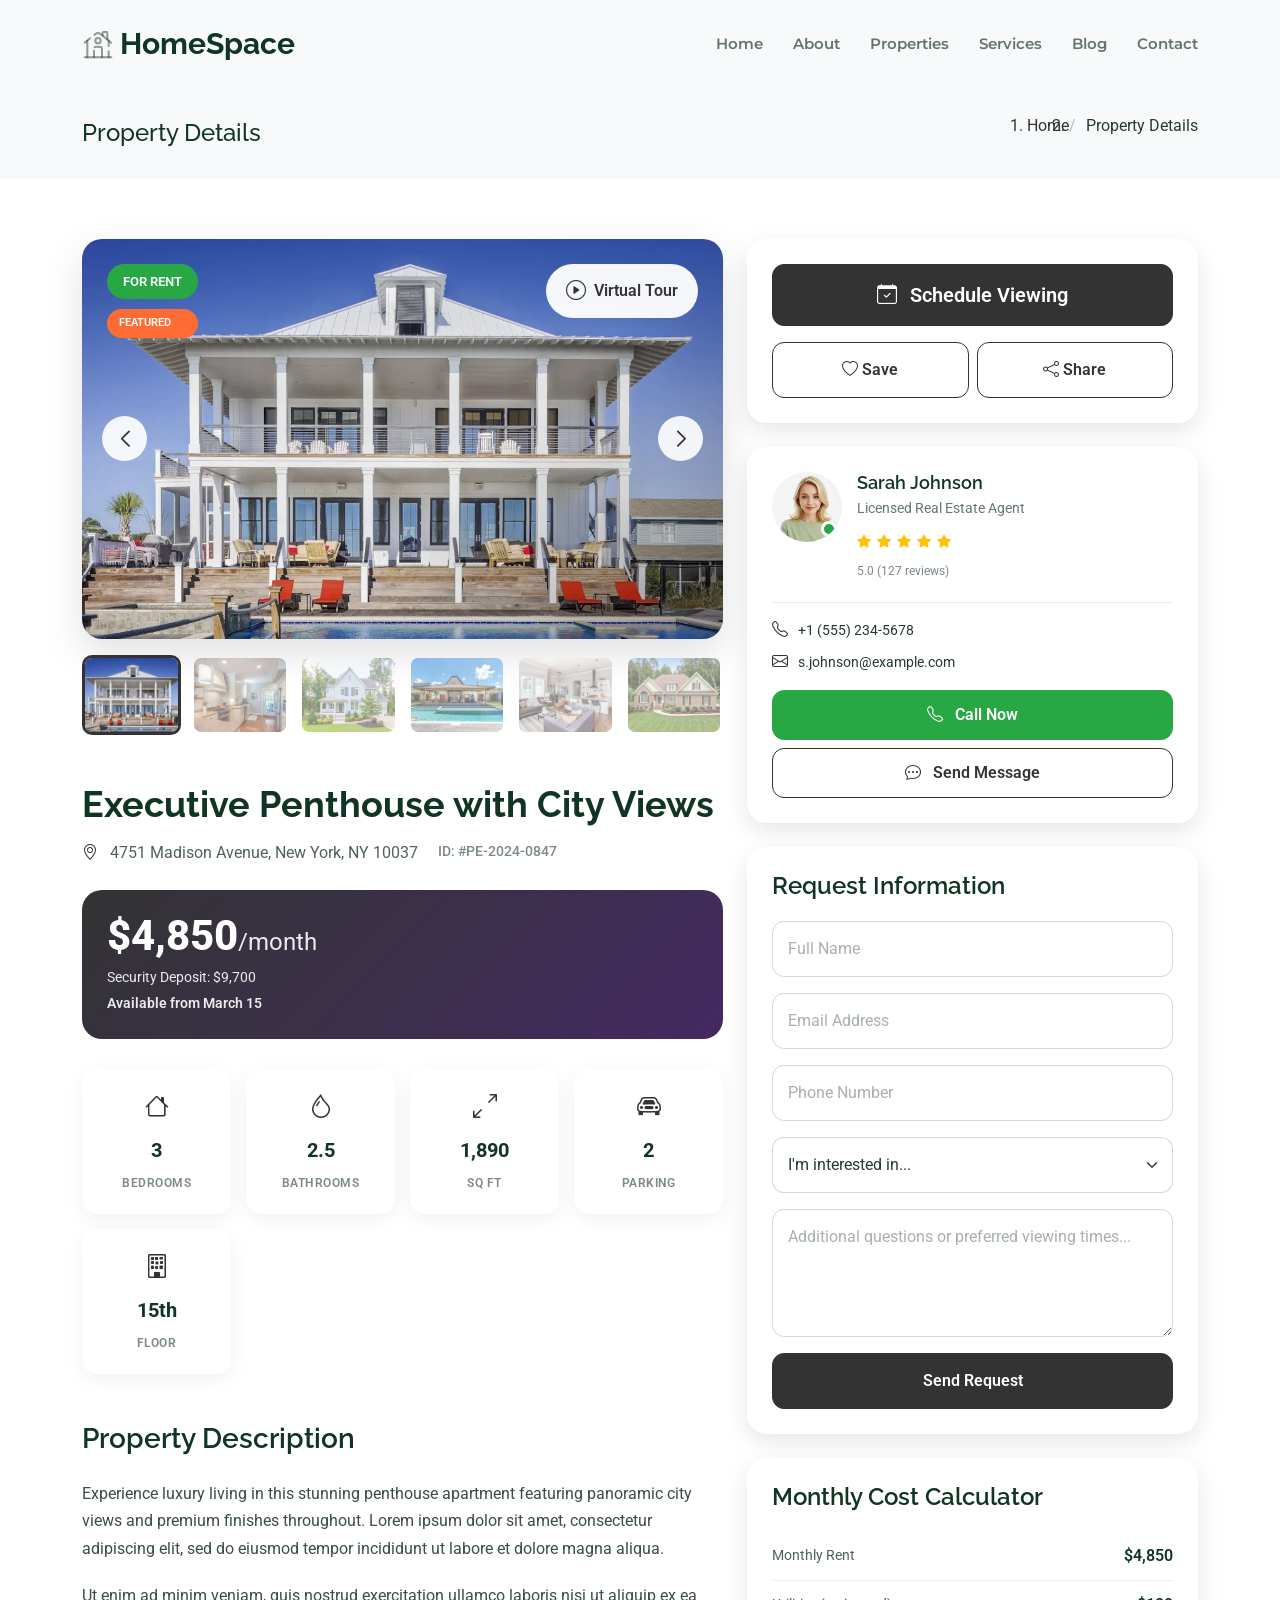
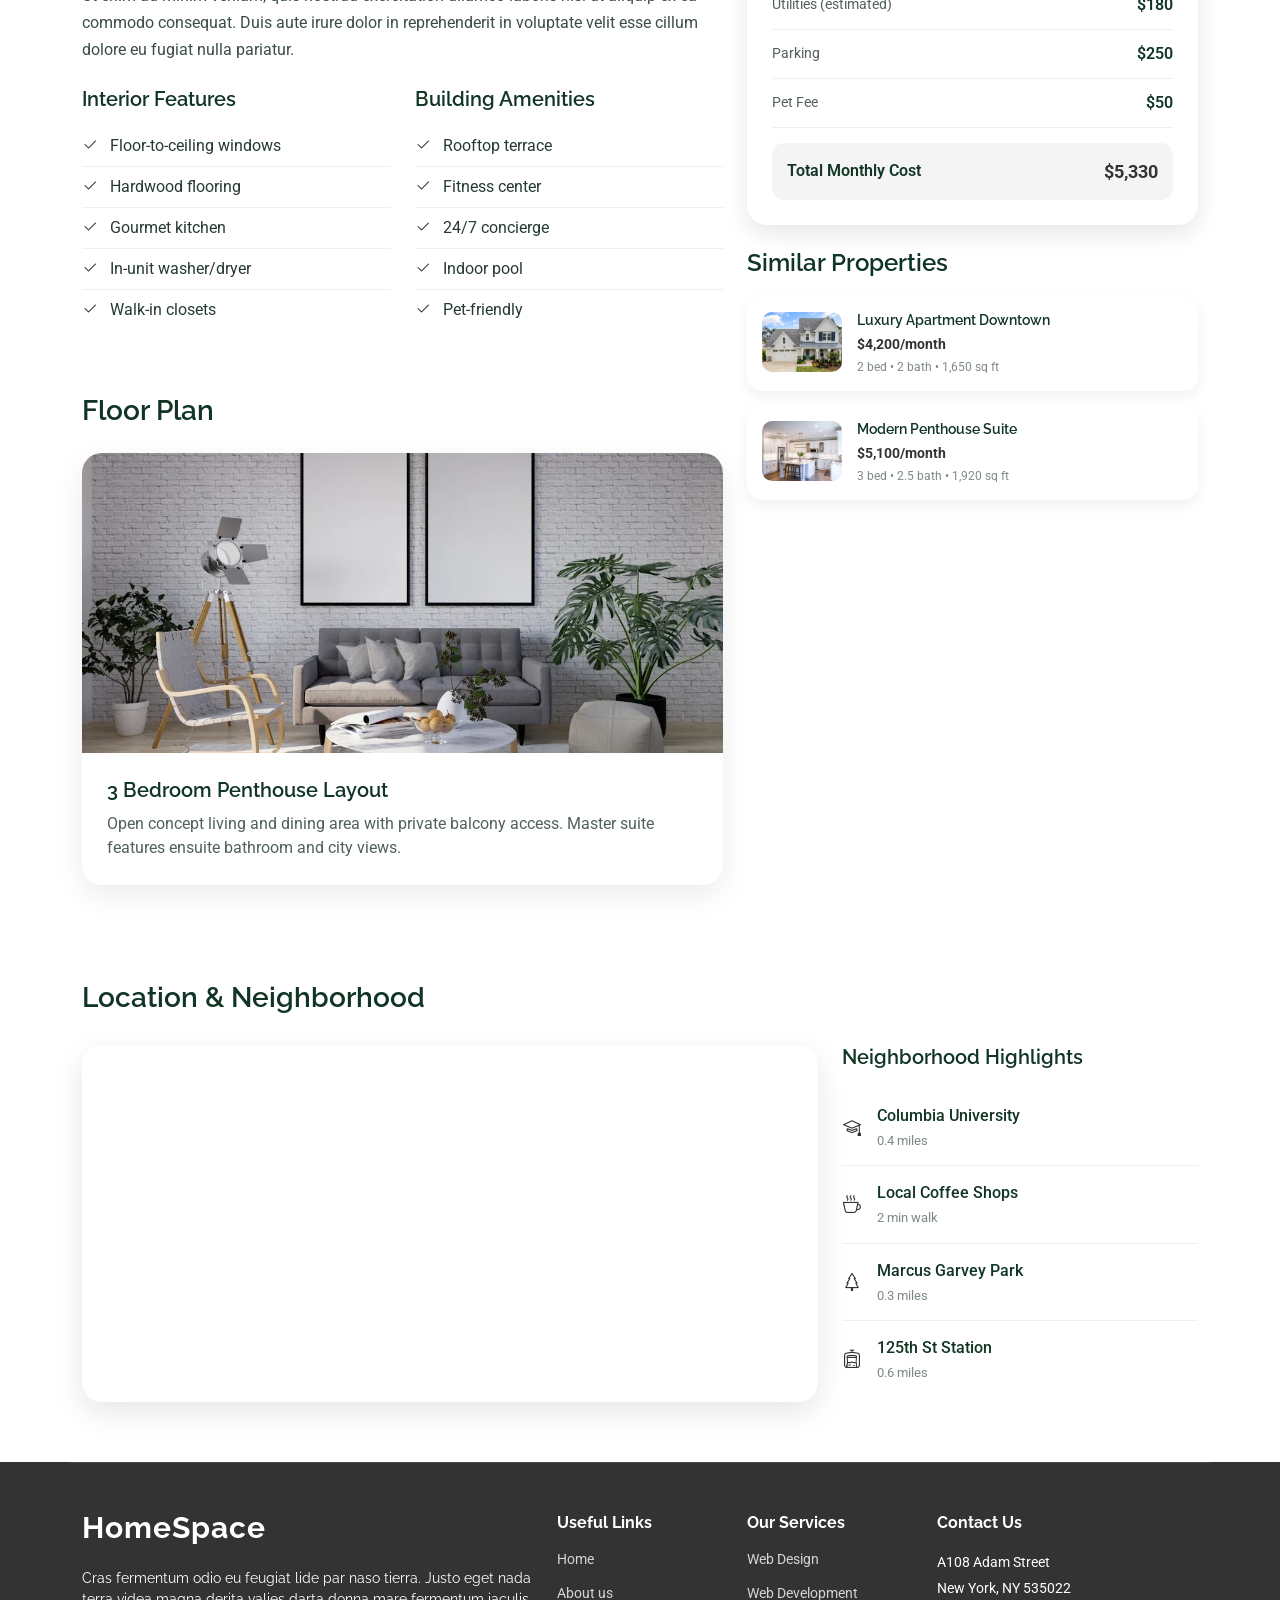
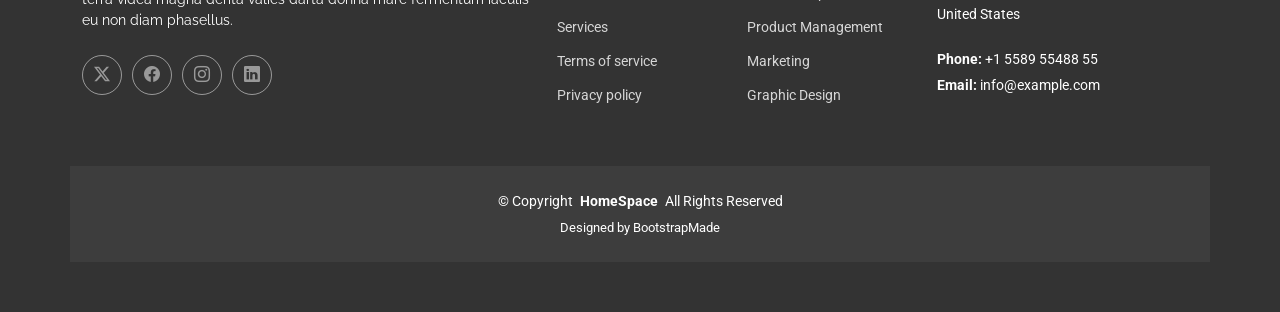
<file: property-details.html>
<!DOCTYPE html>
<html lang="en">
  <head>
    <meta charset="utf-8" />
    <meta content="width=device-width, initial-scale=1.0" name="viewport" />
    <title>Property Details - HomeSpace Bootstrap Template</title>
    <meta name="description" content="" />
    <meta name="keywords" content="" />

    <!-- Favicons -->
    <link href="assets/img/favicon.png" rel="icon" />
    <link href="assets/img/apple-touch-icon.png" rel="apple-touch-icon" />

    <!-- Fonts -->
    <link href="https://fonts.googleapis.com" rel="preconnect" />
    <link href="https://fonts.gstatic.com" rel="preconnect" crossorigin />
    <link
      href="https://fonts.googleapis.com/css2?family=Roboto:ital,wght@0,100;0,300;0,400;0,500;0,700;0,900;1,100;1,300;1,400;1,500;1,700;1,900&family=Montserrat:ital,wght@0,100;0,200;0,300;0,400;0,500;0,600;0,700;0,800;0,900;1,100;1,200;1,300;1,400;1,500;1,600;1,700;1,800;1,900&family=Raleway:ital,wght@0,100;0,200;0,300;0,400;0,500;0,600;0,700;0,800;0,900;1,100;1,200;1,300;1,400;1,500;1,600;1,700;1,800;1,900&display=swap"
      rel="stylesheet"
    />

    <!-- Vendor CSS Files -->
    <link
      href="assets/vendor/bootstrap/css/bootstrap.min.css"
      rel="stylesheet"
    />
    <link
      href="assets/vendor/bootstrap-icons/bootstrap-icons.css"
      rel="stylesheet"
    />
    <link href="assets/vendor/aos/aos.css" rel="stylesheet" />
    <link href="assets/vendor/swiper/swiper-bundle.min.css" rel="stylesheet" />

    <!-- Main CSS File -->
    <link href="assets/css/main.css" rel="stylesheet" />

    <!-- =======================================================
  * Template Name: HomeSpace
  * Template URL: https://bootstrapmade.com/homespace-bootstrap-real-estate-template/
  * Updated: Jul 05 2025 with Bootstrap v5.3.7
  * Author: BootstrapMade.com
  * License: https://bootstrapmade.com/license/
  ======================================================== -->
  </head>

  <body class="property-details-page">
    <header id="header" class="header d-flex align-items-center sticky-top">
      <div
        class="container-fluid container-xl position-relative d-flex align-items-center justify-content-between"
      >
        <a href="index.html" class="logo d-flex align-items-center">
          <!-- Uncomment the line below if you also wish to use an image logo -->
          <!-- <img src="assets/img/logo.webp" alt=""> -->
          <svg
            class="my-icon"
            viewBox="0 0 24 24"
            fill="none"
            xmlns="http://www.w3.org/2000/svg"
          >
            <g id="bgCarrier" stroke-width="0"></g>
            <g
              id="tracerCarrier"
              stroke-linecap="round"
              stroke-linejoin="round"
            ></g>
            <g id="iconCarrier">
              <path
                d="M22 22L2 22"
                stroke="currentColor"
                stroke-width="1.5"
                stroke-linecap="round"
              ></path>
              <path
                d="M2 11L6.06296 7.74968M22 11L13.8741 4.49931C12.7784 3.62279 11.2216 3.62279 10.1259 4.49931L9.34398 5.12486"
                stroke="currentColor"
                stroke-width="1.5"
                stroke-linecap="round"
              ></path>
              <path
                d="M15.5 5.5V3.5C15.5 3.22386 15.7239 3 16 3H18.5C18.7761 3 19 3.22386 19 3.5V8.5"
                stroke="currentColor"
                stroke-width="1.5"
                stroke-linecap="round"
              ></path>
              <path
                d="M4 22V9.5"
                stroke="currentColor"
                stroke-width="1.5"
                stroke-linecap="round"
              ></path>
              <path
                d="M20 9.5V13.5M20 22V17.5"
                stroke="currentColor"
                stroke-width="1.5"
                stroke-linecap="round"
              ></path>
              <path
                d="M15 22V17C15 15.5858 15 14.8787 14.5607 14.4393C14.1213 14 13.4142 14 12 14C10.5858 14 9.87868 14 9.43934 14.4393M9 22V17"
                stroke="currentColor"
                stroke-width="1.5"
                stroke-linecap="round"
                stroke-linejoin="round"
              ></path>
              <path
                d="M14 9.5C14 10.6046 13.1046 11.5 12 11.5C10.8954 11.5 10 10.6046 10 9.5C10 8.39543 10.8954 7.5 12 7.5C13.1046 7.5 14 8.39543 14 9.5Z"
                stroke="currentColor"
                stroke-width="1.5"
              ></path>
            </g>
          </svg>
          <h1 class="sitename">HomeSpace</h1>
        </a>

        <nav id="navmenu" class="navmenu">
          <ul>
            <li><a href="index.html">Home</a></li>
            <li><a href="about.html">About</a></li>
            <li><a href="properties.html">Properties</a></li>
            <li><a href="services.html">Services</a></li>
            <li><a href="blog.html">Blog</a></li>

            <li><a href="contact.html">Contact</a></li>
          </ul>
          <i class="mobile-nav-toggle d-xl-none bi bi-list"></i>
        </nav>
      </div>
    </header>

    <main class="main">
      <!-- Page Title -->
      <div class="page-title light-background">
        <div
          class="container d-lg-flex justify-content-between align-items-center"
        >
          <h1 class="mb-2 mb-lg-0">Property Details</h1>
          <nav class="breadcrumbs">
            <ol>
              <li><a href="index.html">Home</a></li>
              <li class="current">Property Details</li>
            </ol>
          </nav>
        </div>
      </div>
      <!-- End Page Title -->

      <!-- Property Details Section -->
      <section id="property-details" class="property-details section">
        <div class="container" data-aos="fade-up" data-aos-delay="100">
          <div class="row">
            <div class="col-lg-7">
              <!-- Property Hero Section -->
              <div
                class="property-hero mb-5"
                data-aos="fade-up"
                data-aos-delay="200"
              >
                <div class="hero-image-container">
                  <div class="property-gallery-slider swiper init-swiper">
                    <script type="application/json" class="swiper-config">
                      {
                        "loop": true,
                        "speed": 600,
                        "autoplay": {
                          "delay": 5000
                        },
                        "navigation": {
                          "nextEl": ".swiper-button-next",
                          "prevEl": ".swiper-button-prev"
                        },
                        "thumbs": {
                          "swiper": ".property-thumbnails-slider"
                        }
                      }
                    </script>
                    <div class="swiper-wrapper">
                      <div class="swiper-slide">
                        <img
                          src="assets/img/real-estate/property-exterior-7.webp"
                          class="img-fluid hero-image"
                          alt="Property Main Image"
                        />
                        <div class="hero-overlay">
                          <div class="property-badge">
                            <span class="status-badge for-rent">For Rent</span>
                            <span class="featured-badge">Featured</span>
                          </div>
                          <button class="virtual-tour-btn">
                            <i class="bi bi-play-circle"></i>
                            Virtual Tour
                          </button>
                        </div>
                      </div>
                      <div class="swiper-slide">
                        <img
                          src="assets/img/real-estate/property-interior-7.webp"
                          class="img-fluid hero-image"
                          alt="Interior View"
                        />
                      </div>
                      <div class="swiper-slide">
                        <img
                          src="assets/img/real-estate/property-exterior-9.webp"
                          class="img-fluid hero-image"
                          alt="Exterior View"
                        />
                      </div>
                      <div class="swiper-slide">
                        <img
                          src="assets/img/real-estate/features-5.webp"
                          class="img-fluid hero-image"
                          alt="Features"
                        />
                      </div>
                      <div class="swiper-slide">
                        <img
                          src="assets/img/real-estate/property-interior-8.webp"
                          class="img-fluid hero-image"
                          alt="More Photos"
                        />
                      </div>
                      <div class="swiper-slide">
                        <img
                          src="assets/img/real-estate/property-exterior-3.webp"
                          class="img-fluid hero-image"
                          alt="Exterior Detail"
                        />
                      </div>
                      <div class="swiper-slide">
                        <img
                          src="assets/img/real-estate/property-interior-4.webp"
                          class="img-fluid hero-image"
                          alt="Living Area"
                        />
                      </div>
                      <div class="swiper-slide">
                        <img
                          src="assets/img/real-estate/features-2.webp"
                          class="img-fluid hero-image"
                          alt="Kitchen"
                        />
                      </div>
                      <div class="swiper-slide">
                        <img
                          src="assets/img/real-estate/property-interior-5.webp"
                          class="img-fluid hero-image"
                          alt="Bedroom"
                        />
                      </div>
                      <div class="swiper-slide">
                        <img
                          src="assets/img/real-estate/property-exterior-1.webp"
                          class="img-fluid hero-image"
                          alt="Building View"
                        />
                      </div>
                      <div class="swiper-slide">
                        <img
                          src="assets/img/real-estate/features-3.webp"
                          class="img-fluid hero-image"
                          alt="Bathroom"
                        />
                      </div>
                      <div class="swiper-slide">
                        <img
                          src="assets/img/real-estate/property-interior-2.webp"
                          class="img-fluid hero-image"
                          alt="Dining Area"
                        />
                      </div>
                      <div class="swiper-slide">
                        <img
                          src="assets/img/real-estate/property-exterior-8.webp"
                          class="img-fluid hero-image"
                          alt="Balcony View"
                        />
                      </div>
                      <div class="swiper-slide">
                        <img
                          src="assets/img/real-estate/features-1.webp"
                          class="img-fluid hero-image"
                          alt="Amenities"
                        />
                      </div>
                    </div>
                    <div class="swiper-button-next"></div>
                    <div class="swiper-button-prev"></div>
                  </div>
                </div>

                <div class="thumbnail-gallery mt-3">
                  <div class="property-thumbnails-slider swiper init-swiper">
                    <script type="application/json" class="swiper-config">
                      {
                        "loop": true,
                        "spaceBetween": 10,
                        "slidesPerView": 4,
                        "freeMode": true,
                        "watchSlidesProgress": true,
                        "breakpoints": {
                          "576": {
                            "slidesPerView": 5
                          },
                          "768": {
                            "slidesPerView": 6
                          }
                        }
                      }
                    </script>
                    <div class="swiper-wrapper">
                      <div class="swiper-slide">
                        <img
                          src="assets/img/real-estate/property-exterior-7.webp"
                          class="img-fluid thumbnail-img"
                          alt="Property Main Image"
                        />
                      </div>
                      <div class="swiper-slide">
                        <img
                          src="assets/img/real-estate/property-interior-7.webp"
                          class="img-fluid thumbnail-img"
                          alt="Interior View"
                        />
                      </div>
                      <div class="swiper-slide">
                        <img
                          src="assets/img/real-estate/property-exterior-9.webp"
                          class="img-fluid thumbnail-img"
                          alt="Exterior View"
                        />
                      </div>
                      <div class="swiper-slide">
                        <img
                          src="assets/img/real-estate/features-5.webp"
                          class="img-fluid thumbnail-img"
                          alt="Features"
                        />
                      </div>
                      <div class="swiper-slide">
                        <img
                          src="assets/img/real-estate/property-interior-8.webp"
                          class="img-fluid thumbnail-img"
                          alt="More Photos"
                        />
                      </div>
                      <div class="swiper-slide">
                        <img
                          src="assets/img/real-estate/property-exterior-3.webp"
                          class="img-fluid thumbnail-img"
                          alt="Exterior Detail"
                        />
                      </div>
                      <div class="swiper-slide">
                        <img
                          src="assets/img/real-estate/property-interior-4.webp"
                          class="img-fluid thumbnail-img"
                          alt="Living Area"
                        />
                      </div>
                      <div class="swiper-slide">
                        <img
                          src="assets/img/real-estate/features-2.webp"
                          class="img-fluid thumbnail-img"
                          alt="Kitchen"
                        />
                      </div>
                      <div class="swiper-slide">
                        <img
                          src="assets/img/real-estate/property-interior-5.webp"
                          class="img-fluid thumbnail-img"
                          alt="Bedroom"
                        />
                      </div>
                      <div class="swiper-slide">
                        <img
                          src="assets/img/real-estate/property-exterior-1.webp"
                          class="img-fluid thumbnail-img"
                          alt="Building View"
                        />
                      </div>
                      <div class="swiper-slide">
                        <img
                          src="assets/img/real-estate/features-3.webp"
                          class="img-fluid thumbnail-img"
                          alt="Bathroom"
                        />
                      </div>
                      <div class="swiper-slide">
                        <img
                          src="assets/img/real-estate/property-interior-2.webp"
                          class="img-fluid thumbnail-img"
                          alt="Dining Area"
                        />
                      </div>
                      <div class="swiper-slide">
                        <img
                          src="assets/img/real-estate/property-exterior-8.webp"
                          class="img-fluid thumbnail-img"
                          alt="Balcony View"
                        />
                      </div>
                      <div class="swiper-slide">
                        <img
                          src="assets/img/real-estate/features-1.webp"
                          class="img-fluid thumbnail-img"
                          alt="Amenities"
                        />
                      </div>
                    </div>
                  </div>
                </div>
              </div>
              <!-- End Property Hero -->

              <!-- Property Information -->
              <div
                class="property-info mb-5"
                data-aos="fade-up"
                data-aos-delay="300"
              >
                <div class="property-header">
                  <h1 class="property-title">
                    Executive Penthouse with City Views
                  </h1>
                  <div class="property-meta">
                    <span class="address"
                      ><i class="bi bi-geo-alt"></i> 4751 Madison Avenue, New
                      York, NY 10037</span
                    >
                    <span class="listing-id">ID: #PE-2024-0847</span>
                  </div>
                </div>

                <div class="pricing-section">
                  <div class="main-price">
                    $4,850<span class="period">/month</span>
                  </div>
                  <div class="price-breakdown">
                    <span class="deposit">Security Deposit: $9,700</span>
                    <span class="available">Available from March 15</span>
                  </div>
                </div>

                <div class="quick-stats">
                  <div class="stat-grid">
                    <div class="stat-card">
                      <div class="stat-icon">
                        <i class="bi bi-house"></i>
                      </div>
                      <div class="stat-content">
                        <span class="stat-number">3</span>
                        <span class="stat-label">Bedrooms</span>
                      </div>
                    </div>
                    <div class="stat-card">
                      <div class="stat-icon">
                        <i class="bi bi-droplet"></i>
                      </div>
                      <div class="stat-content">
                        <span class="stat-number">2.5</span>
                        <span class="stat-label">Bathrooms</span>
                      </div>
                    </div>
                    <div class="stat-card">
                      <div class="stat-icon">
                        <i class="bi bi-arrows-angle-expand"></i>
                      </div>
                      <div class="stat-content">
                        <span class="stat-number">1,890</span>
                        <span class="stat-label">Sq Ft</span>
                      </div>
                    </div>
                    <div class="stat-card">
                      <div class="stat-icon">
                        <i class="bi bi-car-front"></i>
                      </div>
                      <div class="stat-content">
                        <span class="stat-number">2</span>
                        <span class="stat-label">Parking</span>
                      </div>
                    </div>
                    <div class="stat-card">
                      <div class="stat-icon">
                        <i class="bi bi-building"></i>
                      </div>
                      <div class="stat-content">
                        <span class="stat-number">15th</span>
                        <span class="stat-label">Floor</span>
                      </div>
                    </div>
                  </div>
                </div>
              </div>
              <!-- End Property Information -->

              <!-- Description & Features -->
              <div
                class="property-details mb-5"
                data-aos="fade-up"
                data-aos-delay="400"
              >
                <h3>Property Description</h3>
                <p>
                  Experience luxury living in this stunning penthouse apartment
                  featuring panoramic city views and premium finishes
                  throughout. Lorem ipsum dolor sit amet, consectetur adipiscing
                  elit, sed do eiusmod tempor incididunt ut labore et dolore
                  magna aliqua.
                </p>

                <p>
                  Ut enim ad minim veniam, quis nostrud exercitation ullamco
                  laboris nisi ut aliquip ex ea commodo consequat. Duis aute
                  irure dolor in reprehenderit in voluptate velit esse cillum
                  dolore eu fugiat nulla pariatur.
                </p>

                <div class="features-grid mt-4">
                  <div class="row">
                    <div class="col-md-6">
                      <h5>Interior Features</h5>
                      <ul class="feature-list">
                        <li>
                          <i class="bi bi-check2"></i> Floor-to-ceiling windows
                        </li>
                        <li><i class="bi bi-check2"></i> Hardwood flooring</li>
                        <li><i class="bi bi-check2"></i> Gourmet kitchen</li>
                        <li>
                          <i class="bi bi-check2"></i> In-unit washer/dryer
                        </li>
                        <li><i class="bi bi-check2"></i> Walk-in closets</li>
                      </ul>
                    </div>
                    <div class="col-md-6">
                      <h5>Building Amenities</h5>
                      <ul class="feature-list">
                        <li><i class="bi bi-check2"></i> Rooftop terrace</li>
                        <li><i class="bi bi-check2"></i> Fitness center</li>
                        <li><i class="bi bi-check2"></i> 24/7 concierge</li>
                        <li><i class="bi bi-check2"></i> Indoor pool</li>
                        <li><i class="bi bi-check2"></i> Pet-friendly</li>
                      </ul>
                    </div>
                  </div>
                </div>
              </div>
              <!-- End Description & Features -->

              <!-- Floor Plan -->
              <div
                class="floor-plan-section mb-5"
                data-aos="fade-up"
                data-aos-delay="500"
              >
                <h3>Floor Plan</h3>
                <div class="floor-plan-card">
                  <img
                    src="assets/img/real-estate/property-interior-9.webp"
                    class="img-fluid"
                    alt="Floor Plan"
                  />
                  <div class="plan-details">
                    <h5>3 Bedroom Penthouse Layout</h5>
                    <p>
                      Open concept living and dining area with private balcony
                      access. Master suite features ensuite bathroom and city
                      views.
                    </p>
                  </div>
                </div>
              </div>
              <!-- End Floor Plan -->
            </div>

            <!-- Sidebar -->
            <div class="col-lg-5">
              <div class="sticky-sidebar">
                <!-- Quick Actions -->
                <div
                  class="actions-card mb-4"
                  data-aos="fade-up"
                  data-aos-delay="250"
                >
                  <div class="action-buttons">
                    <button class="btn btn-primary btn-lg w-100 mb-3">
                      <i class="bi bi-calendar-check"></i>
                      Schedule Viewing
                    </button>
                    <div class="row g-2">
                      <div class="col-6">
                        <button class="btn btn-outline-primary w-100">
                          <i class="bi bi-heart"></i>
                          Save
                        </button>
                      </div>
                      <div class="col-6">
                        <button class="btn btn-outline-primary w-100">
                          <i class="bi bi-share"></i>
                          Share
                        </button>
                      </div>
                    </div>
                  </div>
                </div>
                <!-- End Quick Actions -->

                <!-- Agent Card -->
                <div
                  class="agent-card mb-4"
                  data-aos="fade-up"
                  data-aos-delay="350"
                >
                  <div class="agent-header">
                    <div class="agent-avatar">
                      <img
                        src="assets/img/person/person-f-12.webp"
                        class="img-fluid"
                        alt="Agent Photo"
                      />
                      <div class="online-status"></div>
                    </div>
                    <div class="agent-info">
                      <h4>Sarah Johnson</h4>
                      <p class="agent-role">Licensed Real Estate Agent</p>
                      <div class="agent-rating">
                        <div class="stars">
                          <i class="bi bi-star-fill"></i>
                          <i class="bi bi-star-fill"></i>
                          <i class="bi bi-star-fill"></i>
                          <i class="bi bi-star-fill"></i>
                          <i class="bi bi-star-fill"></i>
                        </div>
                        <span class="rating-text">5.0 (127 reviews)</span>
                      </div>
                    </div>
                  </div>

                  <div class="agent-contact">
                    <div class="contact-item">
                      <i class="bi bi-telephone"></i>
                      <span>+1 (555) 234-5678</span>
                    </div>
                    <div class="contact-item">
                      <i class="bi bi-envelope"></i>
                      <span>s.johnson@example.com</span>
                    </div>
                  </div>

                  <div class="agent-actions mt-3">
                    <button class="btn btn-success w-100 mb-2">
                      <i class="bi bi-telephone"></i>
                      Call Now
                    </button>
                    <button class="btn btn-outline w-100">
                      <i class="bi bi-chat-dots"></i>
                      Send Message
                    </button>
                  </div>
                </div>
                <!-- End Agent Card -->

                <!-- Contact Form -->
                <div
                  class="contact-form-card mb-4"
                  data-aos="fade-up"
                  data-aos-delay="450"
                >
                  <h4>Request Information</h4>
                  <form
                    action="forms/contact.php"
                    method="post"
                    class="php-email-form"
                  >
                    <div class="row">
                      <div class="col-12 mb-3">
                        <input
                          type="text"
                          name="name"
                          class="form-control"
                          placeholder="Full Name"
                          required=""
                        />
                      </div>
                      <div class="col-12 mb-3">
                        <input
                          type="email"
                          name="email"
                          class="form-control"
                          placeholder="Email Address"
                          required=""
                        />
                      </div>
                      <div class="col-12 mb-3">
                        <input
                          type="tel"
                          name="phone"
                          class="form-control"
                          placeholder="Phone Number"
                        />
                      </div>
                      <div class="col-12 mb-3">
                        <select name="subject" class="form-select" required="">
                          <option value="">I'm interested in...</option>
                          <option value="Scheduling a viewing">
                            Scheduling a viewing
                          </option>
                          <option value="Getting more information">
                            Getting more information
                          </option>
                          <option value="Submitting an application">
                            Submitting an application
                          </option>
                        </select>
                      </div>
                      <div class="col-12 mb-3">
                        <textarea
                          name="message"
                          class="form-control"
                          rows="4"
                          placeholder="Additional questions or preferred viewing times..."
                        ></textarea>
                      </div>
                    </div>

                    <div class="loading">Loading</div>
                    <div class="error-message"></div>
                    <div class="sent-message">
                      Your request has been sent successfully!
                    </div>

                    <button type="submit" class="btn btn-primary w-100">
                      Send Request
                    </button>
                  </form>
                </div>
                <!-- End Contact Form -->

                <!-- Rental Calculator -->
                <div
                  class="calculator-card mb-4"
                  data-aos="fade-up"
                  data-aos-delay="550"
                >
                  <h4>Monthly Cost Calculator</h4>
                  <div class="calculator-content">
                    <div class="cost-item">
                      <span class="cost-label">Monthly Rent</span>
                      <span class="cost-value">$4,850</span>
                    </div>
                    <div class="cost-item">
                      <span class="cost-label">Utilities (estimated)</span>
                      <span class="cost-value">$180</span>
                    </div>
                    <div class="cost-item">
                      <span class="cost-label">Parking</span>
                      <span class="cost-value">$250</span>
                    </div>
                    <div class="cost-item">
                      <span class="cost-label">Pet Fee</span>
                      <span class="cost-value">$50</span>
                    </div>
                    <div class="total-cost">
                      <span class="total-label">Total Monthly Cost</span>
                      <span class="total-value">$5,330</span>
                    </div>
                  </div>
                </div>
                <!-- End Rental Calculator -->

                <!-- Similar Properties -->
                <div
                  class="similar-properties"
                  data-aos="fade-up"
                  data-aos-delay="650"
                >
                  <h4>Similar Properties</h4>
                  <div class="similar-property-item">
                    <img
                      src="assets/img/real-estate/property-exterior-4.webp"
                      class="img-fluid"
                      alt="Similar Property"
                    />
                    <div class="similar-info">
                      <h6>Luxury Apartment Downtown</h6>
                      <p class="similar-price">$4,200/month</p>
                      <p class="similar-specs">2 bed • 2 bath • 1,650 sq ft</p>
                    </div>
                  </div>

                  <div class="similar-property-item">
                    <img
                      src="assets/img/real-estate/property-interior-6.webp"
                      class="img-fluid"
                      alt="Similar Property"
                    />
                    <div class="similar-info">
                      <h6>Modern Penthouse Suite</h6>
                      <p class="similar-price">$5,100/month</p>
                      <p class="similar-specs">
                        3 bed • 2.5 bath • 1,920 sq ft
                      </p>
                    </div>
                  </div>
                </div>
                <!-- End Similar Properties -->
              </div>
            </div>
            <!-- End Sidebar -->
          </div>

          <!-- Location Section -->
          <div
            class="location-section mt-5"
            data-aos="fade-up"
            data-aos-delay="700"
          >
            <h3>Location &amp; Neighborhood</h3>
            <div class="row">
              <div class="col-lg-8">
                <div class="map-wrapper">
                  <iframe
                    src="https://www.google.com/maps/embed?pb=!1m18!1m12!1m3!1d3021.5!2d-73.935!3d40.796!2m3!1f0!2f0!3f0!3m2!1i1024!2i768!4f13.1!3m3!1m2!1s0x0%3A0x0!2zNDDCsDQ3JzQ1LjYiTiA3M8KwNTYnMDYuMCJX!5e0!3m2!1sen!2sus!4v1234567890"
                    width="100%"
                    height="350"
                    style="border: 0"
                    allowfullscreen=""
                    loading="lazy"
                  ></iframe>
                </div>
              </div>
              <div class="col-lg-4">
                <div class="neighborhood-info">
                  <h5>Neighborhood Highlights</h5>
                  <div class="poi-item">
                    <i class="bi bi-mortarboard"></i>
                    <div class="poi-content">
                      <span class="poi-name">Columbia University</span>
                      <span class="poi-distance">0.4 miles</span>
                    </div>
                  </div>
                  <div class="poi-item">
                    <i class="bi bi-cup-hot"></i>
                    <div class="poi-content">
                      <span class="poi-name">Local Coffee Shops</span>
                      <span class="poi-distance">2 min walk</span>
                    </div>
                  </div>
                  <div class="poi-item">
                    <i class="bi bi-tree"></i>
                    <div class="poi-content">
                      <span class="poi-name">Marcus Garvey Park</span>
                      <span class="poi-distance">0.3 miles</span>
                    </div>
                  </div>
                  <div class="poi-item">
                    <i class="bi bi-train-lightrail-front"></i>
                    <div class="poi-content">
                      <span class="poi-name">125th St Station</span>
                      <span class="poi-distance">0.6 miles</span>
                    </div>
                  </div>
                </div>
              </div>
            </div>
          </div>
          <!-- End Location Section -->
        </div>
      </section>
      <!-- /Property Details Section -->
    </main>

    <footer id="footer" class="footer accent-background">
      <div class="container footer-top">
        <div class="row gy-4">
          <div class="col-lg-5 col-md-12 footer-about">
            <a href="index.html" class="logo d-flex align-items-center">
              <span class="sitename">HomeSpace</span>
            </a>
            <p>
              Cras fermentum odio eu feugiat lide par naso tierra. Justo eget
              nada terra videa magna derita valies darta donna mare fermentum
              iaculis eu non diam phasellus.
            </p>
            <div class="social-links d-flex mt-4">
              <a href=""><i class="bi bi-twitter-x"></i></a>
              <a href=""><i class="bi bi-facebook"></i></a>
              <a href=""><i class="bi bi-instagram"></i></a>
              <a href=""><i class="bi bi-linkedin"></i></a>
            </div>
          </div>

          <div class="col-lg-2 col-6 footer-links">
            <h4>Useful Links</h4>
            <ul>
              <li><a href="#">Home</a></li>
              <li><a href="#">About us</a></li>
              <li><a href="#">Services</a></li>
              <li><a href="#">Terms of service</a></li>
              <li><a href="#">Privacy policy</a></li>
            </ul>
          </div>

          <div class="col-lg-2 col-6 footer-links">
            <h4>Our Services</h4>
            <ul>
              <li><a href="#">Web Design</a></li>
              <li><a href="#">Web Development</a></li>
              <li><a href="#">Product Management</a></li>
              <li><a href="#">Marketing</a></li>
              <li><a href="#">Graphic Design</a></li>
            </ul>
          </div>

          <div
            class="col-lg-3 col-md-12 footer-contact text-center text-md-start"
          >
            <h4>Contact Us</h4>
            <p>A108 Adam Street</p>
            <p>New York, NY 535022</p>
            <p>United States</p>
            <p class="mt-4">
              <strong>Phone:</strong> <span>+1 5589 55488 55</span>
            </p>
            <p><strong>Email:</strong> <span>info@example.com</span></p>
          </div>
        </div>
      </div>

      <div class="container copyright text-center mt-4">
        <p>
          © <span>Copyright</span>
          <strong class="px-1 sitename">HomeSpace</strong>
          <span>All Rights Reserved</span>
        </p>
        <div class="credits">
          <!-- All the links in the footer should remain intact. -->
          <!-- You can delete the links only if you've purchased the pro version. -->
          <!-- Licensing information: https://bootstrapmade.com/license/ -->
          <!-- Purchase the pro version with working PHP/AJAX contact form: [buy-url] -->
          Designed by <a href="https://bootstrapmade.com/">BootstrapMade</a>
        </div>
      </div>
    </footer>

    <!-- Scroll Top -->
    <a
      href="#"
      id="scroll-top"
      class="scroll-top d-flex align-items-center justify-content-center"
      ><i class="bi bi-arrow-up-short"></i
    ></a>

    <!-- Preloader -->
    <div id="preloader"></div>

    <!-- Vendor JS Files -->
    <script src="assets/vendor/bootstrap/js/bootstrap.bundle.min.js"></script>
    <script src="assets/vendor/php-email-form/validate.js"></script>
    <script src="assets/vendor/aos/aos.js"></script>
    <script src="assets/vendor/purecounter/purecounter_vanilla.js"></script>
    <script src="assets/vendor/swiper/swiper-bundle.min.js"></script>

    <!-- Main JS File -->
    <script src="assets/js/main.js"></script>
  </body>
</html>
</file>
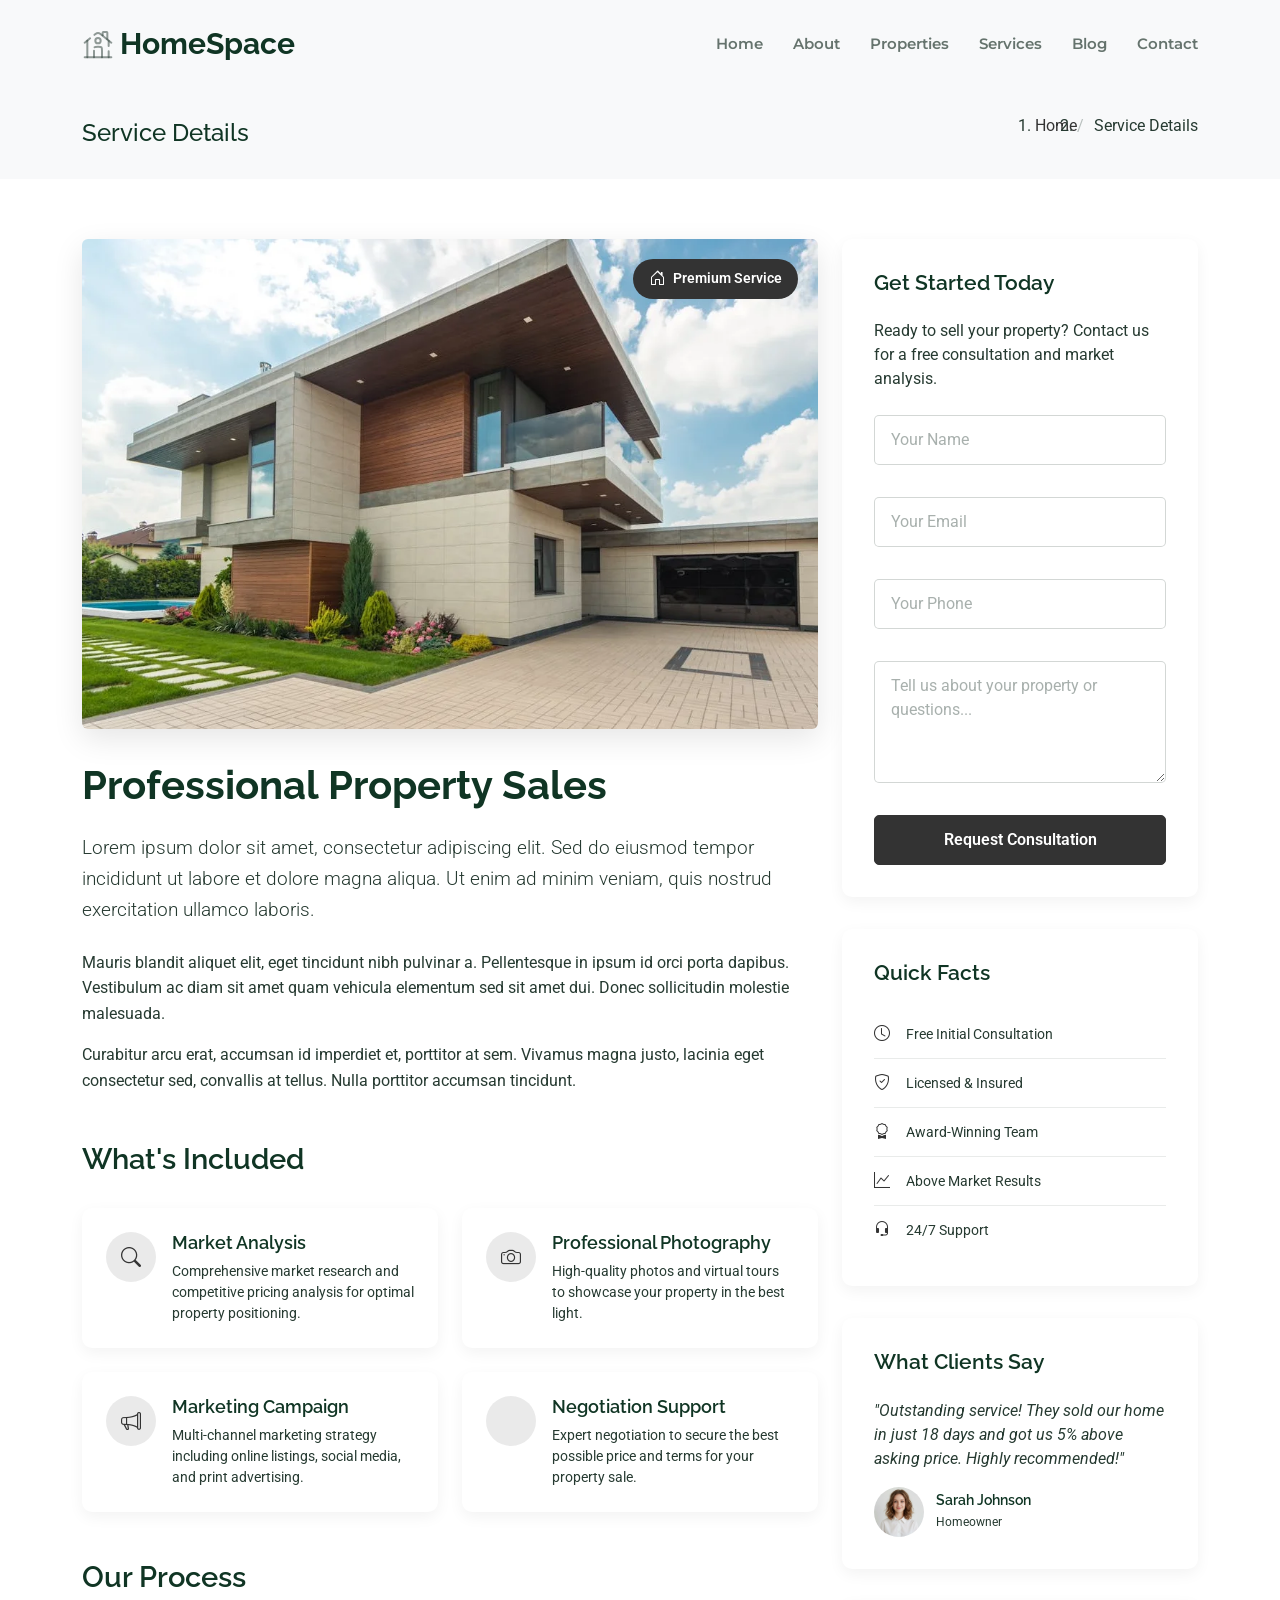
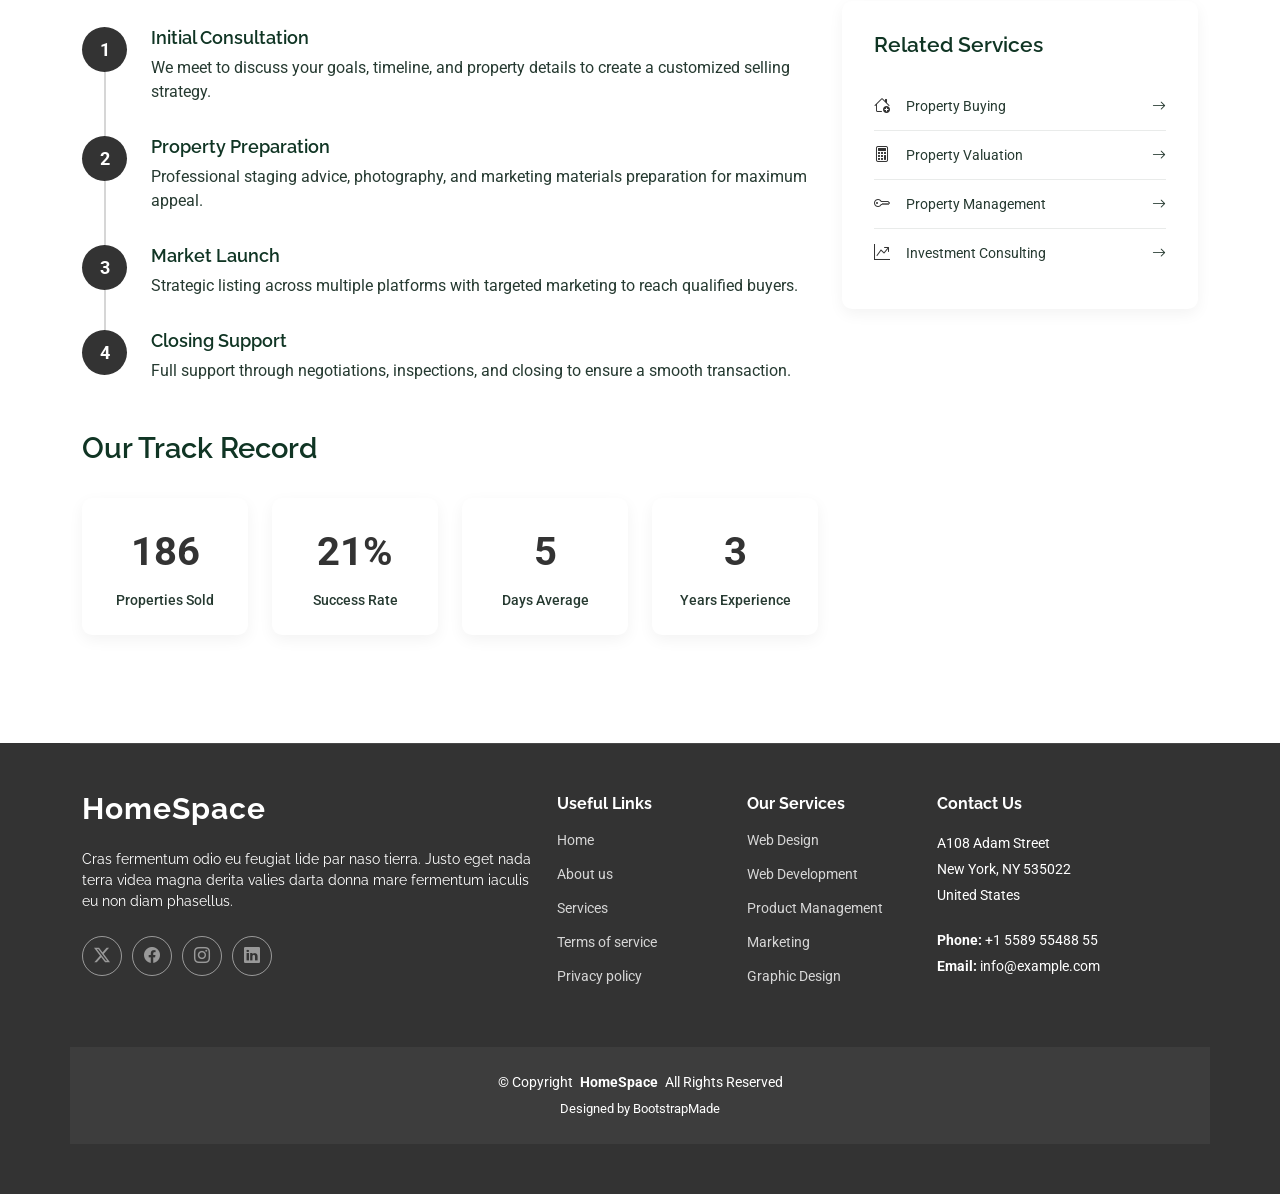
<file: service-details.html>
<!DOCTYPE html>
<html lang="en">
  <head>
    <meta charset="utf-8" />
    <meta content="width=device-width, initial-scale=1.0" name="viewport" />
    <title>Service Details - HomeSpace Bootstrap Template</title>
    <meta name="description" content="" />
    <meta name="keywords" content="" />

    <!-- Favicons -->
    <link href="assets/img/favicon.png" rel="icon" />
    <link href="assets/img/apple-touch-icon.png" rel="apple-touch-icon" />

    <!-- Fonts -->
    <link href="https://fonts.googleapis.com" rel="preconnect" />
    <link href="https://fonts.gstatic.com" rel="preconnect" crossorigin />
    <link
      href="https://fonts.googleapis.com/css2?family=Roboto:ital,wght@0,100;0,300;0,400;0,500;0,700;0,900;1,100;1,300;1,400;1,500;1,700;1,900&family=Montserrat:ital,wght@0,100;0,200;0,300;0,400;0,500;0,600;0,700;0,800;0,900;1,100;1,200;1,300;1,400;1,500;1,600;1,700;1,800;1,900&family=Raleway:ital,wght@0,100;0,200;0,300;0,400;0,500;0,600;0,700;0,800;0,900;1,100;1,200;1,300;1,400;1,500;1,600;1,700;1,800;1,900&display=swap"
      rel="stylesheet"
    />

    <!-- Vendor CSS Files -->
    <link
      href="assets/vendor/bootstrap/css/bootstrap.min.css"
      rel="stylesheet"
    />
    <link
      href="assets/vendor/bootstrap-icons/bootstrap-icons.css"
      rel="stylesheet"
    />
    <link href="assets/vendor/aos/aos.css" rel="stylesheet" />
    <link href="assets/vendor/swiper/swiper-bundle.min.css" rel="stylesheet" />

    <!-- Main CSS File -->
    <link href="assets/css/main.css" rel="stylesheet" />

    <!-- =======================================================
  * Template Name: HomeSpace
  * Template URL: https://bootstrapmade.com/homespace-bootstrap-real-estate-template/
  * Updated: Jul 05 2025 with Bootstrap v5.3.7
  * Author: BootstrapMade.com
  * License: https://bootstrapmade.com/license/
  ======================================================== -->
  </head>

  <body class="service-details-page">
    <header id="header" class="header d-flex align-items-center sticky-top">
      <div
        class="container-fluid container-xl position-relative d-flex align-items-center justify-content-between"
      >
        <a href="index.html" class="logo d-flex align-items-center">
          <!-- Uncomment the line below if you also wish to use an image logo -->
          <!-- <img src="assets/img/logo.webp" alt=""> -->
          <svg
            class="my-icon"
            viewBox="0 0 24 24"
            fill="none"
            xmlns="http://www.w3.org/2000/svg"
          >
            <g id="bgCarrier" stroke-width="0"></g>
            <g
              id="tracerCarrier"
              stroke-linecap="round"
              stroke-linejoin="round"
            ></g>
            <g id="iconCarrier">
              <path
                d="M22 22L2 22"
                stroke="currentColor"
                stroke-width="1.5"
                stroke-linecap="round"
              ></path>
              <path
                d="M2 11L6.06296 7.74968M22 11L13.8741 4.49931C12.7784 3.62279 11.2216 3.62279 10.1259 4.49931L9.34398 5.12486"
                stroke="currentColor"
                stroke-width="1.5"
                stroke-linecap="round"
              ></path>
              <path
                d="M15.5 5.5V3.5C15.5 3.22386 15.7239 3 16 3H18.5C18.7761 3 19 3.22386 19 3.5V8.5"
                stroke="currentColor"
                stroke-width="1.5"
                stroke-linecap="round"
              ></path>
              <path
                d="M4 22V9.5"
                stroke="currentColor"
                stroke-width="1.5"
                stroke-linecap="round"
              ></path>
              <path
                d="M20 9.5V13.5M20 22V17.5"
                stroke="currentColor"
                stroke-width="1.5"
                stroke-linecap="round"
              ></path>
              <path
                d="M15 22V17C15 15.5858 15 14.8787 14.5607 14.4393C14.1213 14 13.4142 14 12 14C10.5858 14 9.87868 14 9.43934 14.4393M9 22V17"
                stroke="currentColor"
                stroke-width="1.5"
                stroke-linecap="round"
                stroke-linejoin="round"
              ></path>
              <path
                d="M14 9.5C14 10.6046 13.1046 11.5 12 11.5C10.8954 11.5 10 10.6046 10 9.5C10 8.39543 10.8954 7.5 12 7.5C13.1046 7.5 14 8.39543 14 9.5Z"
                stroke="currentColor"
                stroke-width="1.5"
              ></path>
            </g>
          </svg>
          <h1 class="sitename">HomeSpace</h1>
        </a>

        <nav id="navmenu" class="navmenu">
          <ul>
            <li><a href="index.html">Home</a></li>
            <li><a href="about.html">About</a></li>
            <li><a href="properties.html">Properties</a></li>
            <li><a href="services.html">Services</a></li>
            <li><a href="blog.html">Blog</a></li>

            <li><a href="contact.html">Contact</a></li>
          </ul>
          <i class="mobile-nav-toggle d-xl-none bi bi-list"></i>
        </nav>
      </div>
    </header>

    <main class="main">
      <!-- Page Title -->
      <div class="page-title light-background">
        <div
          class="container d-lg-flex justify-content-between align-items-center"
        >
          <h1 class="mb-2 mb-lg-0">Service Details</h1>
          <nav class="breadcrumbs">
            <ol>
              <li><a href="index.html">Home</a></li>
              <li class="current">Service Details</li>
            </ol>
          </nav>
        </div>
      </div>
      <!-- End Page Title -->

      <!-- Service Details Section -->
      <section id="service-details" class="service-details section">
        <div class="container" data-aos="fade-up" data-aos-delay="100">
          <div class="row">
            <div class="col-lg-8">
              <div class="service-content">
                <div
                  class="service-hero"
                  data-aos="fade-up"
                  data-aos-delay="150"
                >
                  <img
                    src="assets/img/real-estate/property-exterior-8.webp"
                    alt="Property Sales Service"
                    class="img-fluid rounded"
                  />
                  <div class="service-badge">
                    <i class="bi bi-house-door"></i>
                    Premium Service
                  </div>
                </div>

                <div
                  class="service-overview"
                  data-aos="fade-up"
                  data-aos-delay="200"
                >
                  <h2>Professional Property Sales</h2>
                  <p class="lead">
                    Lorem ipsum dolor sit amet, consectetur adipiscing elit. Sed
                    do eiusmod tempor incididunt ut labore et dolore magna
                    aliqua. Ut enim ad minim veniam, quis nostrud exercitation
                    ullamco laboris.
                  </p>

                  <p>
                    Mauris blandit aliquet elit, eget tincidunt nibh pulvinar a.
                    Pellentesque in ipsum id orci porta dapibus. Vestibulum ac
                    diam sit amet quam vehicula elementum sed sit amet dui.
                    Donec sollicitudin molestie malesuada.
                  </p>

                  <p>
                    Curabitur arcu erat, accumsan id imperdiet et, porttitor at
                    sem. Vivamus magna justo, lacinia eget consectetur sed,
                    convallis at tellus. Nulla porttitor accumsan tincidunt.
                  </p>
                </div>

                <div
                  class="service-features"
                  data-aos="fade-up"
                  data-aos-delay="250"
                >
                  <h3>What's Included</h3>
                  <div class="row g-4">
                    <div class="col-md-6">
                      <div class="feature-item">
                        <div class="feature-icon">
                          <i class="bi bi-search"></i>
                        </div>
                        <div class="feature-content">
                          <h5>Market Analysis</h5>
                          <p>
                            Comprehensive market research and competitive
                            pricing analysis for optimal property positioning.
                          </p>
                        </div>
                      </div>
                    </div>
                    <div class="col-md-6">
                      <div class="feature-item">
                        <div class="feature-icon">
                          <i class="bi bi-camera"></i>
                        </div>
                        <div class="feature-content">
                          <h5>Professional Photography</h5>
                          <p>
                            High-quality photos and virtual tours to showcase
                            your property in the best light.
                          </p>
                        </div>
                      </div>
                    </div>
                    <div class="col-md-6">
                      <div class="feature-item">
                        <div class="feature-icon">
                          <i class="bi bi-megaphone"></i>
                        </div>
                        <div class="feature-content">
                          <h5>Marketing Campaign</h5>
                          <p>
                            Multi-channel marketing strategy including online
                            listings, social media, and print advertising.
                          </p>
                        </div>
                      </div>
                    </div>
                    <div class="col-md-6">
                      <div class="feature-item">
                        <div class="feature-icon">
                          <i class="bi bi-handshake"></i>
                        </div>
                        <div class="feature-content">
                          <h5>Negotiation Support</h5>
                          <p>
                            Expert negotiation to secure the best possible price
                            and terms for your property sale.
                          </p>
                        </div>
                      </div>
                    </div>
                  </div>
                </div>

                <div
                  class="service-process"
                  data-aos="fade-up"
                  data-aos-delay="300"
                >
                  <h3>Our Process</h3>
                  <div class="process-steps">
                    <div class="process-step">
                      <div class="step-number">1</div>
                      <div class="step-content">
                        <h5>Initial Consultation</h5>
                        <p>
                          We meet to discuss your goals, timeline, and property
                          details to create a customized selling strategy.
                        </p>
                      </div>
                    </div>
                    <div class="process-step">
                      <div class="step-number">2</div>
                      <div class="step-content">
                        <h5>Property Preparation</h5>
                        <p>
                          Professional staging advice, photography, and
                          marketing materials preparation for maximum appeal.
                        </p>
                      </div>
                    </div>
                    <div class="process-step">
                      <div class="step-number">3</div>
                      <div class="step-content">
                        <h5>Market Launch</h5>
                        <p>
                          Strategic listing across multiple platforms with
                          targeted marketing to reach qualified buyers.
                        </p>
                      </div>
                    </div>
                    <div class="process-step">
                      <div class="step-number">4</div>
                      <div class="step-content">
                        <h5>Closing Support</h5>
                        <p>
                          Full support through negotiations, inspections, and
                          closing to ensure a smooth transaction.
                        </p>
                      </div>
                    </div>
                  </div>
                </div>

                <div
                  class="service-stats"
                  data-aos="fade-up"
                  data-aos-delay="350"
                >
                  <h3>Our Track Record</h3>
                  <div class="row g-4">
                    <div class="col-md-3 col-6">
                      <div class="stat-item">
                        <div class="stat-number">
                          <span
                            data-purecounter-start="0"
                            data-purecounter-end="847"
                            data-purecounter-duration="2"
                            class="purecounter"
                          ></span>
                        </div>
                        <div class="stat-label">Properties Sold</div>
                      </div>
                    </div>
                    <div class="col-md-3 col-6">
                      <div class="stat-item">
                        <div class="stat-number">
                          <span
                            data-purecounter-start="0"
                            data-purecounter-end="98"
                            data-purecounter-duration="2"
                            class="purecounter"
                          ></span
                          >%
                        </div>
                        <div class="stat-label">Success Rate</div>
                      </div>
                    </div>
                    <div class="col-md-3 col-6">
                      <div class="stat-item">
                        <div class="stat-number">
                          <span
                            data-purecounter-start="0"
                            data-purecounter-end="23"
                            data-purecounter-duration="2"
                            class="purecounter"
                          ></span>
                        </div>
                        <div class="stat-label">Days Average</div>
                      </div>
                    </div>
                    <div class="col-md-3 col-6">
                      <div class="stat-item">
                        <div class="stat-number">
                          <span
                            data-purecounter-start="0"
                            data-purecounter-end="15"
                            data-purecounter-duration="2"
                            class="purecounter"
                          ></span>
                        </div>
                        <div class="stat-label">Years Experience</div>
                      </div>
                    </div>
                  </div>
                </div>
              </div>
            </div>

            <div class="col-lg-4">
              <div class="sidebar">
                <div
                  class="contact-form-widget"
                  data-aos="fade-up"
                  data-aos-delay="200"
                >
                  <h4>Get Started Today</h4>
                  <p>
                    Ready to sell your property? Contact us for a free
                    consultation and market analysis.
                  </p>

                  <form
                    action="forms/contact.php"
                    method="post"
                    class="php-email-form"
                  >
                    <input
                      type="hidden"
                      name="subject"
                      value="Consultation Request"
                    />
                    <div class="row gy-3">
                      <div class="col-12">
                        <input
                          type="text"
                          name="name"
                          class="form-control"
                          placeholder="Your Name"
                          required=""
                        />
                      </div>
                      <div class="col-12">
                        <input
                          type="email"
                          name="email"
                          class="form-control"
                          placeholder="Your Email"
                          required=""
                        />
                      </div>
                      <div class="col-12">
                        <input
                          type="tel"
                          name="phone"
                          class="form-control"
                          placeholder="Your Phone"
                          required=""
                        />
                      </div>
                      <div class="col-12">
                        <textarea
                          name="message"
                          class="form-control"
                          rows="4"
                          placeholder="Tell us about your property or questions..."
                          required=""
                        ></textarea>
                      </div>
                      <div class="col-12">
                        <div class="loading">Loading</div>
                        <div class="error-message"></div>
                        <div class="sent-message">
                          Your message has been sent. Thank you!
                        </div>
                        <button type="submit" class="btn btn-primary w-100">
                          Request Consultation
                        </button>
                      </div>
                    </div>
                  </form>
                </div>

                <div
                  class="quick-info-widget"
                  data-aos="fade-up"
                  data-aos-delay="250"
                >
                  <h4>Quick Facts</h4>
                  <ul class="info-list">
                    <li>
                      <i class="bi bi-clock"></i>
                      <span>Free Initial Consultation</span>
                    </li>
                    <li>
                      <i class="bi bi-shield-check"></i>
                      <span>Licensed &amp; Insured</span>
                    </li>
                    <li>
                      <i class="bi bi-award"></i>
                      <span>Award-Winning Team</span>
                    </li>
                    <li>
                      <i class="bi bi-graph-up"></i>
                      <span>Above Market Results</span>
                    </li>
                    <li>
                      <i class="bi bi-headset"></i>
                      <span>24/7 Support</span>
                    </li>
                  </ul>
                </div>

                <div
                  class="testimonial-widget"
                  data-aos="fade-up"
                  data-aos-delay="300"
                >
                  <h4>What Clients Say</h4>
                  <div class="testimonial-item">
                    <div class="testimonial-content">
                      <p>
                        "Outstanding service! They sold our home in just 18 days
                        and got us 5% above asking price. Highly recommended!"
                      </p>
                    </div>
                    <div class="testimonial-author">
                      <img
                        src="assets/img/person/person-f-8.webp"
                        alt="Sarah Johnson"
                        class="rounded-circle"
                      />
                      <div class="author-info">
                        <h6>Sarah Johnson</h6>
                        <span>Homeowner</span>
                      </div>
                    </div>
                  </div>
                </div>

                <div
                  class="related-services-widget"
                  data-aos="fade-up"
                  data-aos-delay="350"
                >
                  <h4>Related Services</h4>
                  <div class="service-links">
                    <a href="#" class="service-link">
                      <i class="bi bi-house-add"></i>
                      <span>Property Buying</span>
                      <i class="bi bi-arrow-right"></i>
                    </a>
                    <a href="#" class="service-link">
                      <i class="bi bi-calculator"></i>
                      <span>Property Valuation</span>
                      <i class="bi bi-arrow-right"></i>
                    </a>
                    <a href="#" class="service-link">
                      <i class="bi bi-key"></i>
                      <span>Property Management</span>
                      <i class="bi bi-arrow-right"></i>
                    </a>
                    <a href="#" class="service-link">
                      <i class="bi bi-graph-up-arrow"></i>
                      <span>Investment Consulting</span>
                      <i class="bi bi-arrow-right"></i>
                    </a>
                  </div>
                </div>
              </div>
            </div>
          </div>
        </div>
      </section>
      <!-- /Service Details Section -->
    </main>

    <footer id="footer" class="footer accent-background">
      <div class="container footer-top">
        <div class="row gy-4">
          <div class="col-lg-5 col-md-12 footer-about">
            <a href="index.html" class="logo d-flex align-items-center">
              <span class="sitename">HomeSpace</span>
            </a>
            <p>
              Cras fermentum odio eu feugiat lide par naso tierra. Justo eget
              nada terra videa magna derita valies darta donna mare fermentum
              iaculis eu non diam phasellus.
            </p>
            <div class="social-links d-flex mt-4">
              <a href=""><i class="bi bi-twitter-x"></i></a>
              <a href=""><i class="bi bi-facebook"></i></a>
              <a href=""><i class="bi bi-instagram"></i></a>
              <a href=""><i class="bi bi-linkedin"></i></a>
            </div>
          </div>

          <div class="col-lg-2 col-6 footer-links">
            <h4>Useful Links</h4>
            <ul>
              <li><a href="#">Home</a></li>
              <li><a href="#">About us</a></li>
              <li><a href="#">Services</a></li>
              <li><a href="#">Terms of service</a></li>
              <li><a href="#">Privacy policy</a></li>
            </ul>
          </div>

          <div class="col-lg-2 col-6 footer-links">
            <h4>Our Services</h4>
            <ul>
              <li><a href="#">Web Design</a></li>
              <li><a href="#">Web Development</a></li>
              <li><a href="#">Product Management</a></li>
              <li><a href="#">Marketing</a></li>
              <li><a href="#">Graphic Design</a></li>
            </ul>
          </div>

          <div
            class="col-lg-3 col-md-12 footer-contact text-center text-md-start"
          >
            <h4>Contact Us</h4>
            <p>A108 Adam Street</p>
            <p>New York, NY 535022</p>
            <p>United States</p>
            <p class="mt-4">
              <strong>Phone:</strong> <span>+1 5589 55488 55</span>
            </p>
            <p><strong>Email:</strong> <span>info@example.com</span></p>
          </div>
        </div>
      </div>

      <div class="container copyright text-center mt-4">
        <p>
          © <span>Copyright</span>
          <strong class="px-1 sitename">HomeSpace</strong>
          <span>All Rights Reserved</span>
        </p>
        <div class="credits">
          <!-- All the links in the footer should remain intact. -->
          <!-- You can delete the links only if you've purchased the pro version. -->
          <!-- Licensing information: https://bootstrapmade.com/license/ -->
          <!-- Purchase the pro version with working PHP/AJAX contact form: [buy-url] -->
          Designed by <a href="https://bootstrapmade.com/">BootstrapMade</a>
        </div>
      </div>
    </footer>

    <!-- Scroll Top -->
    <a
      href="#"
      id="scroll-top"
      class="scroll-top d-flex align-items-center justify-content-center"
      ><i class="bi bi-arrow-up-short"></i
    ></a>

    <!-- Preloader -->
    <div id="preloader"></div>

    <!-- Vendor JS Files -->
    <script src="assets/vendor/bootstrap/js/bootstrap.bundle.min.js"></script>
    <script src="assets/vendor/php-email-form/validate.js"></script>
    <script src="assets/vendor/aos/aos.js"></script>
    <script src="assets/vendor/purecounter/purecounter_vanilla.js"></script>
    <script src="assets/vendor/swiper/swiper-bundle.min.js"></script>

    <!-- Main JS File -->
    <script src="assets/js/main.js"></script>
  </body>
</html>
</file>
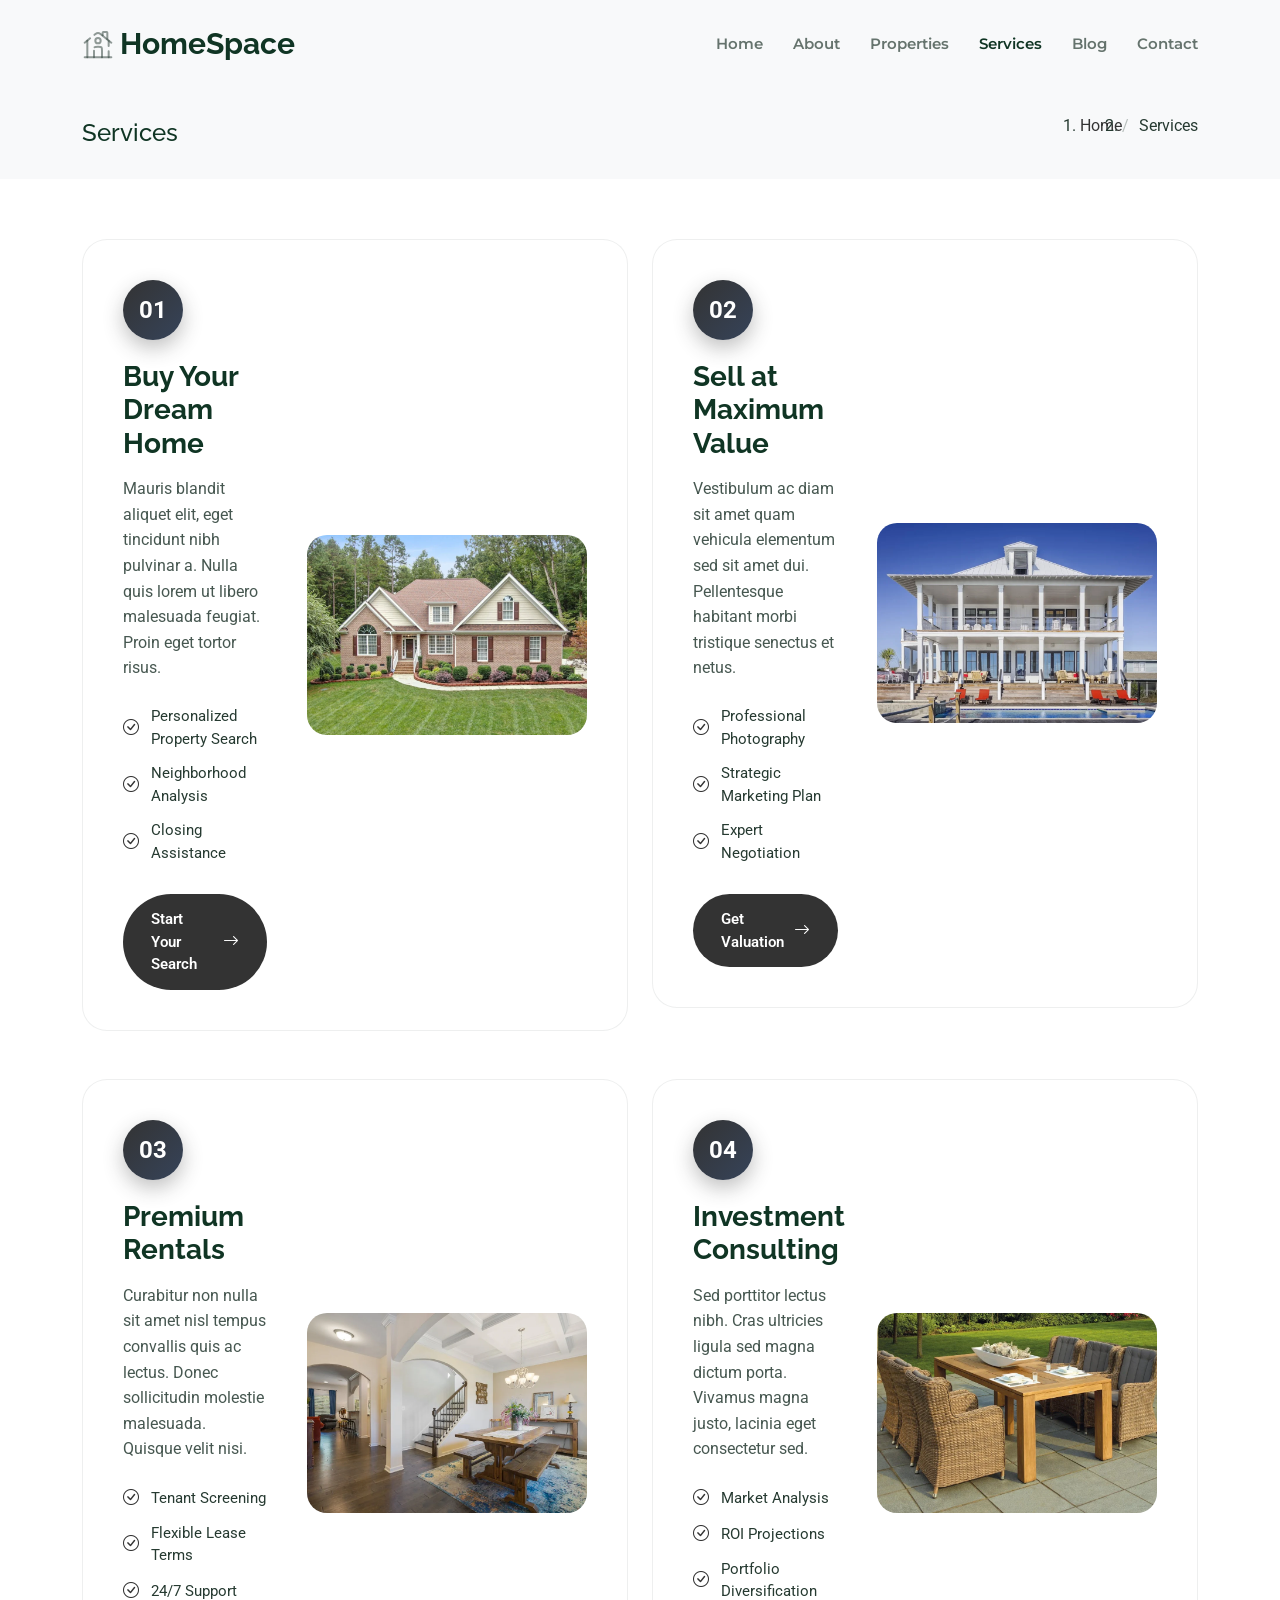
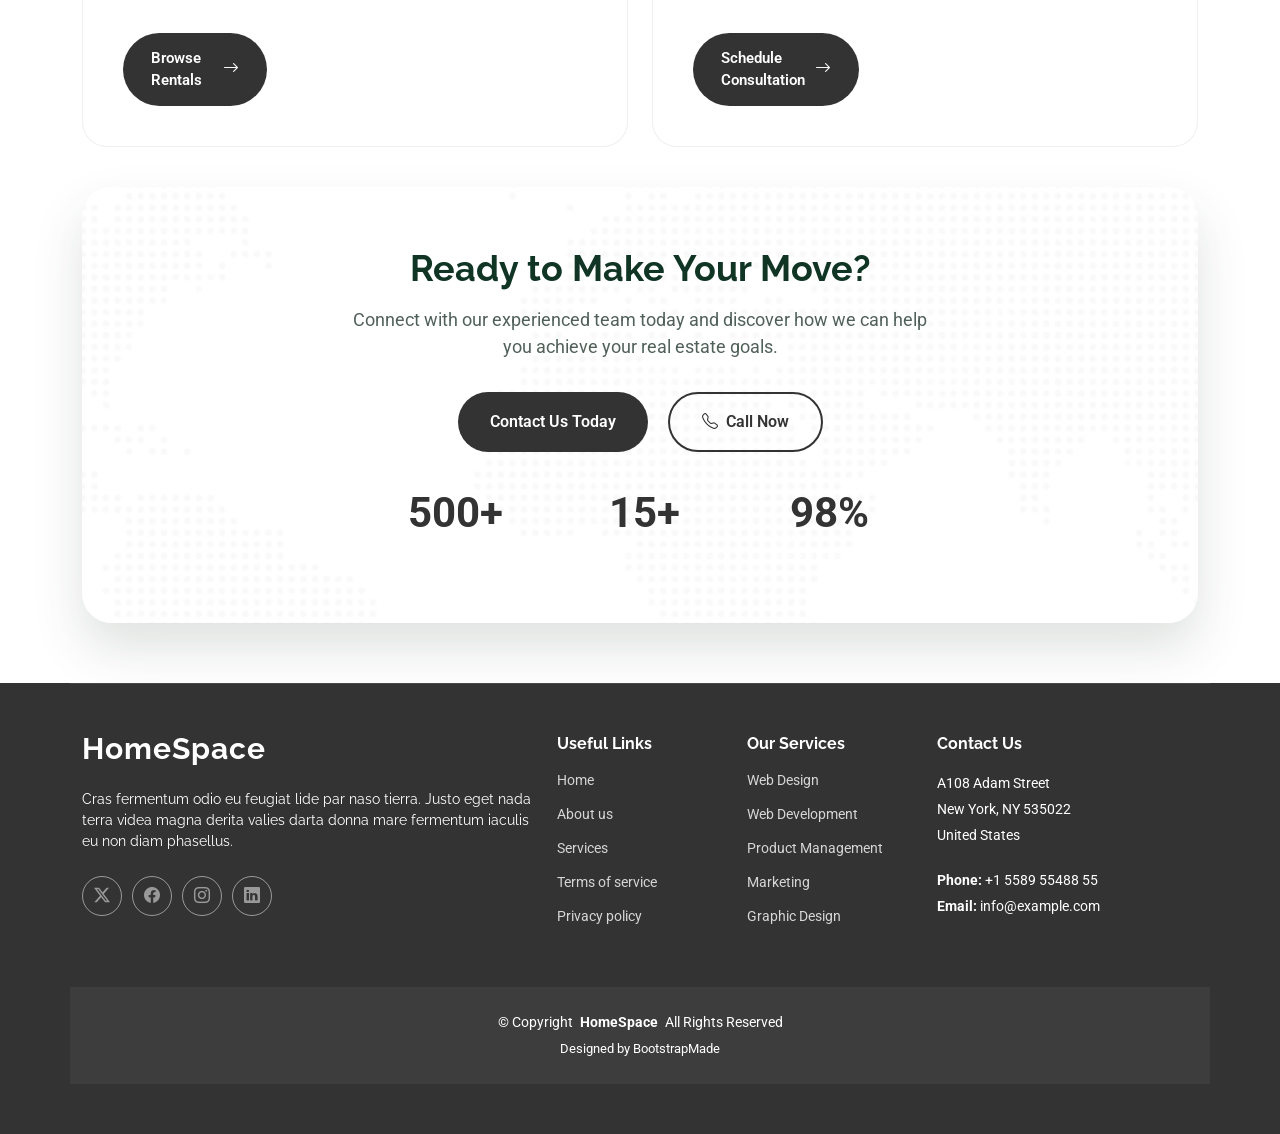
<file: services.html>
<!DOCTYPE html>
<html lang="en">
  <head>
    <meta charset="utf-8" />
    <meta content="width=device-width, initial-scale=1.0" name="viewport" />
    <title>Services - HomeSpace Bootstrap Template</title>
    <meta name="description" content="" />
    <meta name="keywords" content="" />

    <!-- Favicons -->
    <link href="assets/img/favicon.png" rel="icon" />
    <link href="assets/img/apple-touch-icon.png" rel="apple-touch-icon" />

    <!-- Fonts -->
    <link href="https://fonts.googleapis.com" rel="preconnect" />
    <link href="https://fonts.gstatic.com" rel="preconnect" crossorigin />
    <link
      href="https://fonts.googleapis.com/css2?family=Roboto:ital,wght@0,100;0,300;0,400;0,500;0,700;0,900;1,100;1,300;1,400;1,500;1,700;1,900&family=Montserrat:ital,wght@0,100;0,200;0,300;0,400;0,500;0,600;0,700;0,800;0,900;1,100;1,200;1,300;1,400;1,500;1,600;1,700;1,800;1,900&family=Raleway:ital,wght@0,100;0,200;0,300;0,400;0,500;0,600;0,700;0,800;0,900;1,100;1,200;1,300;1,400;1,500;1,600;1,700;1,800;1,900&display=swap"
      rel="stylesheet"
    />

    <!-- Vendor CSS Files -->
    <link
      href="assets/vendor/bootstrap/css/bootstrap.min.css"
      rel="stylesheet"
    />
    <link
      href="assets/vendor/bootstrap-icons/bootstrap-icons.css"
      rel="stylesheet"
    />
    <link href="assets/vendor/aos/aos.css" rel="stylesheet" />
    <link href="assets/vendor/swiper/swiper-bundle.min.css" rel="stylesheet" />

    <!-- Main CSS File -->
    <link href="assets/css/main.css" rel="stylesheet" />

    <!-- =======================================================
  * Template Name: HomeSpace
  * Template URL: https://bootstrapmade.com/homespace-bootstrap-real-estate-template/
  * Updated: Jul 05 2025 with Bootstrap v5.3.7
  * Author: BootstrapMade.com
  * License: https://bootstrapmade.com/license/
  ======================================================== -->
  </head>

  <body class="services-page">
    <header id="header" class="header d-flex align-items-center sticky-top">
      <div
        class="container-fluid container-xl position-relative d-flex align-items-center justify-content-between"
      >
        <a href="index.html" class="logo d-flex align-items-center">
          <!-- Uncomment the line below if you also wish to use an image logo -->
          <!-- <img src="assets/img/logo.webp" alt=""> -->
          <svg
            class="my-icon"
            viewBox="0 0 24 24"
            fill="none"
            xmlns="http://www.w3.org/2000/svg"
          >
            <g id="bgCarrier" stroke-width="0"></g>
            <g
              id="tracerCarrier"
              stroke-linecap="round"
              stroke-linejoin="round"
            ></g>
            <g id="iconCarrier">
              <path
                d="M22 22L2 22"
                stroke="currentColor"
                stroke-width="1.5"
                stroke-linecap="round"
              ></path>
              <path
                d="M2 11L6.06296 7.74968M22 11L13.8741 4.49931C12.7784 3.62279 11.2216 3.62279 10.1259 4.49931L9.34398 5.12486"
                stroke="currentColor"
                stroke-width="1.5"
                stroke-linecap="round"
              ></path>
              <path
                d="M15.5 5.5V3.5C15.5 3.22386 15.7239 3 16 3H18.5C18.7761 3 19 3.22386 19 3.5V8.5"
                stroke="currentColor"
                stroke-width="1.5"
                stroke-linecap="round"
              ></path>
              <path
                d="M4 22V9.5"
                stroke="currentColor"
                stroke-width="1.5"
                stroke-linecap="round"
              ></path>
              <path
                d="M20 9.5V13.5M20 22V17.5"
                stroke="currentColor"
                stroke-width="1.5"
                stroke-linecap="round"
              ></path>
              <path
                d="M15 22V17C15 15.5858 15 14.8787 14.5607 14.4393C14.1213 14 13.4142 14 12 14C10.5858 14 9.87868 14 9.43934 14.4393M9 22V17"
                stroke="currentColor"
                stroke-width="1.5"
                stroke-linecap="round"
                stroke-linejoin="round"
              ></path>
              <path
                d="M14 9.5C14 10.6046 13.1046 11.5 12 11.5C10.8954 11.5 10 10.6046 10 9.5C10 8.39543 10.8954 7.5 12 7.5C13.1046 7.5 14 8.39543 14 9.5Z"
                stroke="currentColor"
                stroke-width="1.5"
              ></path>
            </g>
          </svg>
          <h1 class="sitename">HomeSpace</h1>
        </a>

        <nav id="navmenu" class="navmenu">
          <ul>
            <li><a href="index.html">Home</a></li>
            <li><a href="about.html">About</a></li>
            <li><a href="properties.html">Properties</a></li>
            <li><a href="services.html" class="active">Services</a></li>
            <li><a href="blog.html">Blog</a></li>

            <li><a href="contact.html">Contact</a></li>
          </ul>
          <i class="mobile-nav-toggle d-xl-none bi bi-list"></i>
        </nav>
      </div>
    </header>

    <main class="main">
      <!-- Page Title -->
      <div class="page-title light-background">
        <div
          class="container d-lg-flex justify-content-between align-items-center"
        >
          <h1 class="mb-2 mb-lg-0">Services</h1>
          <nav class="breadcrumbs">
            <ol>
              <li><a href="index.html">Home</a></li>
              <li class="current">Services</li>
            </ol>
          </nav>
        </div>
      </div>
      <!-- End Page Title -->

      <!-- Services Section -->
      <section id="services" class="services section">
        <div class="container" data-aos="fade-up" data-aos-delay="100">
          <div class="row gy-5">
            <div class="col-xl-6" data-aos="fade-right" data-aos-delay="200">
              <div class="service-block">
                <div class="service-content">
                  <div class="service-number">01</div>
                  <div class="service-info">
                    <h4>Buy Your Dream Home</h4>
                    <p>
                      Mauris blandit aliquet elit, eget tincidunt nibh pulvinar
                      a. Nulla quis lorem ut libero malesuada feugiat. Proin
                      eget tortor risus.
                    </p>
                    <ul class="service-features">
                      <li>
                        <i class="bi bi-check-circle"></i> Personalized Property
                        Search
                      </li>
                      <li>
                        <i class="bi bi-check-circle"></i> Neighborhood Analysis
                      </li>
                      <li>
                        <i class="bi bi-check-circle"></i> Closing Assistance
                      </li>
                    </ul>
                    <a href="service-details.html" class="service-btn">
                      Start Your Search <i class="bi bi-arrow-right"></i>
                    </a>
                  </div>
                </div>
                <div class="service-image">
                  <img
                    src="assets/img/real-estate/property-exterior-3.webp"
                    alt="Buy Dream Home"
                    class="img-fluid"
                  />
                  <div class="image-overlay">
                    <i class="bi bi-house-heart"></i>
                  </div>
                </div>
              </div>
            </div>
            <!-- End Service Block -->

            <div class="col-xl-6" data-aos="fade-left" data-aos-delay="300">
              <div class="service-block">
                <div class="service-content">
                  <div class="service-number">02</div>
                  <div class="service-info">
                    <h4>Sell at Maximum Value</h4>
                    <p>
                      Vestibulum ac diam sit amet quam vehicula elementum sed
                      sit amet dui. Pellentesque habitant morbi tristique
                      senectus et netus.
                    </p>
                    <ul class="service-features">
                      <li>
                        <i class="bi bi-check-circle"></i> Professional
                        Photography
                      </li>
                      <li>
                        <i class="bi bi-check-circle"></i> Strategic Marketing
                        Plan
                      </li>
                      <li>
                        <i class="bi bi-check-circle"></i> Expert Negotiation
                      </li>
                    </ul>
                    <a href="service-details.html" class="service-btn">
                      Get Valuation <i class="bi bi-arrow-right"></i>
                    </a>
                  </div>
                </div>
                <div class="service-image">
                  <img
                    src="assets/img/real-estate/property-exterior-7.webp"
                    alt="Sell Property"
                    class="img-fluid"
                  />
                  <div class="image-overlay">
                    <i class="bi bi-currency-dollar"></i>
                  </div>
                </div>
              </div>
            </div>
            <!-- End Service Block -->

            <div class="col-xl-6" data-aos="fade-right" data-aos-delay="400">
              <div class="service-block">
                <div class="service-content">
                  <div class="service-number">03</div>
                  <div class="service-info">
                    <h4>Premium Rentals</h4>
                    <p>
                      Curabitur non nulla sit amet nisl tempus convallis quis ac
                      lectus. Donec sollicitudin molestie malesuada. Quisque
                      velit nisi.
                    </p>
                    <ul class="service-features">
                      <li>
                        <i class="bi bi-check-circle"></i> Tenant Screening
                      </li>
                      <li>
                        <i class="bi bi-check-circle"></i> Flexible Lease Terms
                      </li>
                      <li><i class="bi bi-check-circle"></i> 24/7 Support</li>
                    </ul>
                    <a href="service-details.html" class="service-btn">
                      Browse Rentals <i class="bi bi-arrow-right"></i>
                    </a>
                  </div>
                </div>
                <div class="service-image">
                  <img
                    src="assets/img/real-estate/property-interior-5.webp"
                    alt="Premium Rentals"
                    class="img-fluid"
                  />
                  <div class="image-overlay">
                    <i class="bi bi-key"></i>
                  </div>
                </div>
              </div>
            </div>
            <!-- End Service Block -->

            <div class="col-xl-6" data-aos="fade-left" data-aos-delay="500">
              <div class="service-block">
                <div class="service-content">
                  <div class="service-number">04</div>
                  <div class="service-info">
                    <h4>Investment Consulting</h4>
                    <p>
                      Sed porttitor lectus nibh. Cras ultricies ligula sed magna
                      dictum porta. Vivamus magna justo, lacinia eget
                      consectetur sed.
                    </p>
                    <ul class="service-features">
                      <li>
                        <i class="bi bi-check-circle"></i> Market Analysis
                      </li>
                      <li>
                        <i class="bi bi-check-circle"></i> ROI Projections
                      </li>
                      <li>
                        <i class="bi bi-check-circle"></i> Portfolio
                        Diversification
                      </li>
                    </ul>
                    <a href="service-details.html" class="service-btn">
                      Schedule Consultation <i class="bi bi-arrow-right"></i>
                    </a>
                  </div>
                </div>
                <div class="service-image">
                  <img
                    src="assets/img/real-estate/features-2.webp"
                    alt="Investment Consulting"
                    class="img-fluid"
                  />
                  <div class="image-overlay">
                    <i class="bi bi-graph-up-arrow"></i>
                  </div>
                </div>
              </div>
            </div>
            <!-- End Service Block -->
          </div>

          <div class="row">
            <div class="col-lg-12" data-aos="fade-up" data-aos-delay="600">
              <div class="cta-section">
                <div class="cta-content">
                  <h3>Ready to Make Your Move?</h3>
                  <p>
                    Connect with our experienced team today and discover how we
                    can help you achieve your real estate goals.
                  </p>
                  <div class="cta-buttons">
                    <a href="contact.html" class="btn-primary"
                      >Contact Us Today</a
                    >
                    <a href="tel:+1234567890" class="btn-secondary">
                      <i class="bi bi-telephone"></i> Call Now
                    </a>
                  </div>
                </div>
                <div class="cta-stats">
                  <div class="stat-item">
                    <div class="stat-number">500+</div>
                    <div class="stat-label">Happy Clients</div>
                  </div>
                  <div class="stat-item">
                    <div class="stat-number">15+</div>
                    <div class="stat-label">Years Experience</div>
                  </div>
                  <div class="stat-item">
                    <div class="stat-number">98%</div>
                    <div class="stat-label">Success Rate</div>
                  </div>
                </div>
              </div>
            </div>
          </div>
        </div>
      </section>
      <!-- /Services Section -->
    </main>

    <footer id="footer" class="footer accent-background">
      <div class="container footer-top">
        <div class="row gy-4">
          <div class="col-lg-5 col-md-12 footer-about">
            <a href="index.html" class="logo d-flex align-items-center">
              <span class="sitename">HomeSpace</span>
            </a>
            <p>
              Cras fermentum odio eu feugiat lide par naso tierra. Justo eget
              nada terra videa magna derita valies darta donna mare fermentum
              iaculis eu non diam phasellus.
            </p>
            <div class="social-links d-flex mt-4">
              <a href=""><i class="bi bi-twitter-x"></i></a>
              <a href=""><i class="bi bi-facebook"></i></a>
              <a href=""><i class="bi bi-instagram"></i></a>
              <a href=""><i class="bi bi-linkedin"></i></a>
            </div>
          </div>

          <div class="col-lg-2 col-6 footer-links">
            <h4>Useful Links</h4>
            <ul>
              <li><a href="#">Home</a></li>
              <li><a href="#">About us</a></li>
              <li><a href="#">Services</a></li>
              <li><a href="#">Terms of service</a></li>
              <li><a href="#">Privacy policy</a></li>
            </ul>
          </div>

          <div class="col-lg-2 col-6 footer-links">
            <h4>Our Services</h4>
            <ul>
              <li><a href="#">Web Design</a></li>
              <li><a href="#">Web Development</a></li>
              <li><a href="#">Product Management</a></li>
              <li><a href="#">Marketing</a></li>
              <li><a href="#">Graphic Design</a></li>
            </ul>
          </div>

          <div
            class="col-lg-3 col-md-12 footer-contact text-center text-md-start"
          >
            <h4>Contact Us</h4>
            <p>A108 Adam Street</p>
            <p>New York, NY 535022</p>
            <p>United States</p>
            <p class="mt-4">
              <strong>Phone:</strong> <span>+1 5589 55488 55</span>
            </p>
            <p><strong>Email:</strong> <span>info@example.com</span></p>
          </div>
        </div>
      </div>

      <div class="container copyright text-center mt-4">
        <p>
          © <span>Copyright</span>
          <strong class="px-1 sitename">HomeSpace</strong>
          <span>All Rights Reserved</span>
        </p>
        <div class="credits">
          <!-- All the links in the footer should remain intact. -->
          <!-- You can delete the links only if you've purchased the pro version. -->
          <!-- Licensing information: https://bootstrapmade.com/license/ -->
          <!-- Purchase the pro version with working PHP/AJAX contact form: [buy-url] -->
          Designed by <a href="https://bootstrapmade.com/">BootstrapMade</a>
        </div>
      </div>
    </footer>

    <!-- Scroll Top -->
    <a
      href="#"
      id="scroll-top"
      class="scroll-top d-flex align-items-center justify-content-center"
      ><i class="bi bi-arrow-up-short"></i
    ></a>

    <!-- Preloader -->
    <div id="preloader"></div>

    <!-- Vendor JS Files -->
    <script src="assets/vendor/bootstrap/js/bootstrap.bundle.min.js"></script>
    <script src="assets/vendor/php-email-form/validate.js"></script>
    <script src="assets/vendor/aos/aos.js"></script>
    <script src="assets/vendor/purecounter/purecounter_vanilla.js"></script>
    <script src="assets/vendor/swiper/swiper-bundle.min.js"></script>

    <!-- Main JS File -->
    <script src="assets/js/main.js"></script>
  </body>
</html>
</file>
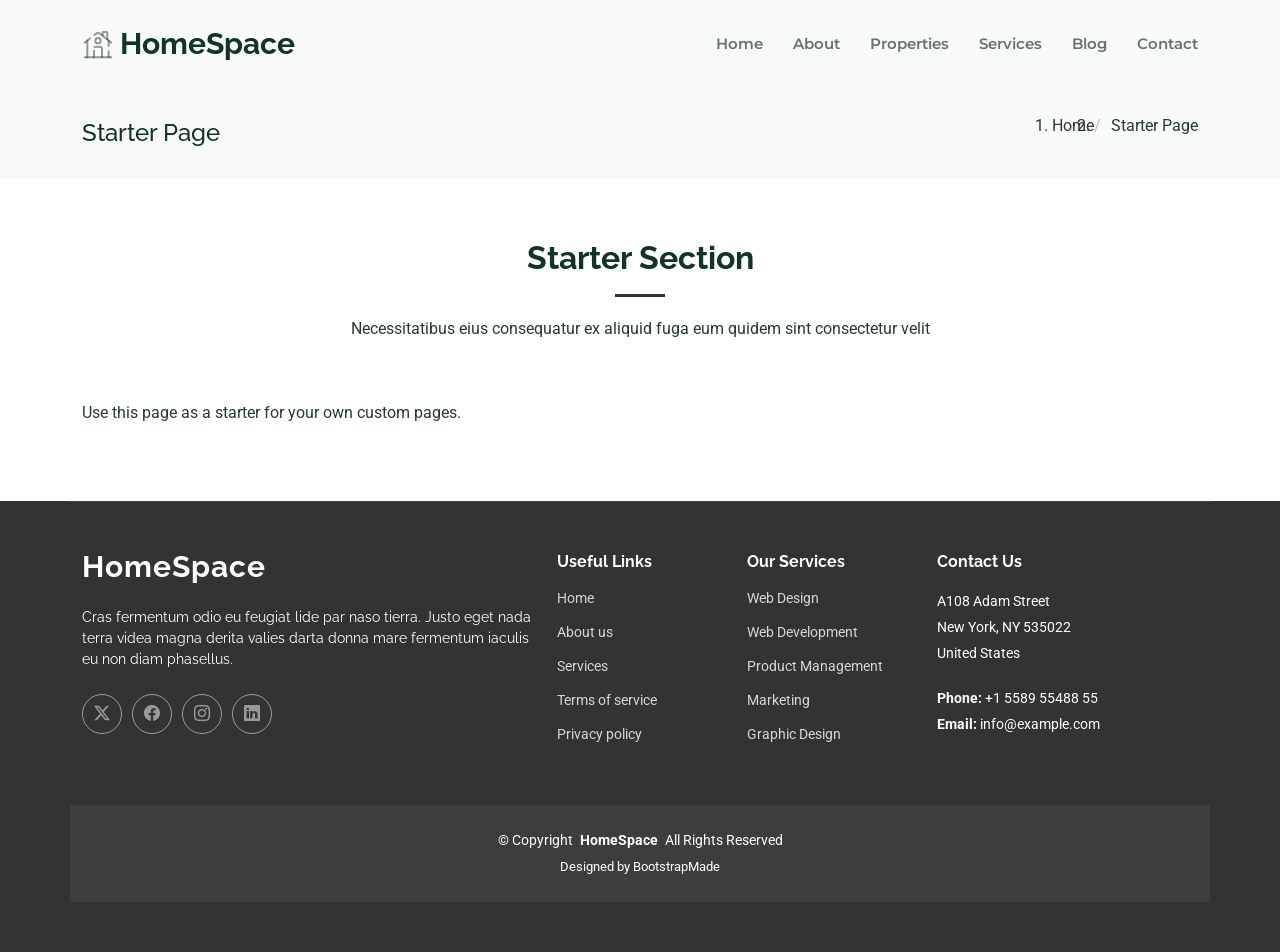
<file: starter-page.html>
<!DOCTYPE html>
<html lang="en">
  <head>
    <meta charset="utf-8" />
    <meta content="width=device-width, initial-scale=1.0" name="viewport" />
    <title>Starter Page - HomeSpace Bootstrap Template</title>
    <meta name="description" content="" />
    <meta name="keywords" content="" />

    <!-- Favicons -->
    <link href="assets/img/favicon.png" rel="icon" />
    <link href="assets/img/apple-touch-icon.png" rel="apple-touch-icon" />

    <!-- Fonts -->
    <link href="https://fonts.googleapis.com" rel="preconnect" />
    <link href="https://fonts.gstatic.com" rel="preconnect" crossorigin />
    <link
      href="https://fonts.googleapis.com/css2?family=Roboto:ital,wght@0,100;0,300;0,400;0,500;0,700;0,900;1,100;1,300;1,400;1,500;1,700;1,900&family=Montserrat:ital,wght@0,100;0,200;0,300;0,400;0,500;0,600;0,700;0,800;0,900;1,100;1,200;1,300;1,400;1,500;1,600;1,700;1,800;1,900&family=Raleway:ital,wght@0,100;0,200;0,300;0,400;0,500;0,600;0,700;0,800;0,900;1,100;1,200;1,300;1,400;1,500;1,600;1,700;1,800;1,900&display=swap"
      rel="stylesheet"
    />

    <!-- Vendor CSS Files -->
    <link
      href="assets/vendor/bootstrap/css/bootstrap.min.css"
      rel="stylesheet"
    />
    <link
      href="assets/vendor/bootstrap-icons/bootstrap-icons.css"
      rel="stylesheet"
    />
    <link href="assets/vendor/aos/aos.css" rel="stylesheet" />
    <link href="assets/vendor/swiper/swiper-bundle.min.css" rel="stylesheet" />

    <!-- Main CSS File -->
    <link href="assets/css/main.css" rel="stylesheet" />

    <!-- =======================================================
  * Template Name: HomeSpace
  * Template URL: https://bootstrapmade.com/homespace-bootstrap-real-estate-template/
  * Updated: Jul 05 2025 with Bootstrap v5.3.7
  * Author: BootstrapMade.com
  * License: https://bootstrapmade.com/license/
  ======================================================== -->
  </head>

  <body class="starter-page-page">
    <header id="header" class="header d-flex align-items-center sticky-top">
      <div
        class="container-fluid container-xl position-relative d-flex align-items-center justify-content-between"
      >
        <a href="index.html" class="logo d-flex align-items-center">
          <!-- Uncomment the line below if you also wish to use an image logo -->
          <!-- <img src="assets/img/logo.webp" alt=""> -->
          <svg
            class="my-icon"
            viewBox="0 0 24 24"
            fill="none"
            xmlns="http://www.w3.org/2000/svg"
          >
            <g id="bgCarrier" stroke-width="0"></g>
            <g
              id="tracerCarrier"
              stroke-linecap="round"
              stroke-linejoin="round"
            ></g>
            <g id="iconCarrier">
              <path
                d="M22 22L2 22"
                stroke="currentColor"
                stroke-width="1.5"
                stroke-linecap="round"
              ></path>
              <path
                d="M2 11L6.06296 7.74968M22 11L13.8741 4.49931C12.7784 3.62279 11.2216 3.62279 10.1259 4.49931L9.34398 5.12486"
                stroke="currentColor"
                stroke-width="1.5"
                stroke-linecap="round"
              ></path>
              <path
                d="M15.5 5.5V3.5C15.5 3.22386 15.7239 3 16 3H18.5C18.7761 3 19 3.22386 19 3.5V8.5"
                stroke="currentColor"
                stroke-width="1.5"
                stroke-linecap="round"
              ></path>
              <path
                d="M4 22V9.5"
                stroke="currentColor"
                stroke-width="1.5"
                stroke-linecap="round"
              ></path>
              <path
                d="M20 9.5V13.5M20 22V17.5"
                stroke="currentColor"
                stroke-width="1.5"
                stroke-linecap="round"
              ></path>
              <path
                d="M15 22V17C15 15.5858 15 14.8787 14.5607 14.4393C14.1213 14 13.4142 14 12 14C10.5858 14 9.87868 14 9.43934 14.4393M9 22V17"
                stroke="currentColor"
                stroke-width="1.5"
                stroke-linecap="round"
                stroke-linejoin="round"
              ></path>
              <path
                d="M14 9.5C14 10.6046 13.1046 11.5 12 11.5C10.8954 11.5 10 10.6046 10 9.5C10 8.39543 10.8954 7.5 12 7.5C13.1046 7.5 14 8.39543 14 9.5Z"
                stroke="currentColor"
                stroke-width="1.5"
              ></path>
            </g>
          </svg>
          <h1 class="sitename">HomeSpace</h1>
        </a>

        <nav id="navmenu" class="navmenu">
          <ul>
            <li><a href="index.html">Home</a></li>
            <li><a href="about.html">About</a></li>
            <li><a href="properties.html">Properties</a></li>
            <li><a href="services.html">Services</a></li>
            <li><a href="blog.html">Blog</a></li>

            <li><a href="contact.html">Contact</a></li>
          </ul>
          <i class="mobile-nav-toggle d-xl-none bi bi-list"></i>
        </nav>
      </div>
    </header>

    <main class="main">
      <!-- Page Title -->
      <div class="page-title light-background">
        <div
          class="container d-lg-flex justify-content-between align-items-center"
        >
          <h1 class="mb-2 mb-lg-0">Starter Page</h1>
          <nav class="breadcrumbs">
            <ol>
              <li><a href="index.html">Home</a></li>
              <li class="current">Starter Page</li>
            </ol>
          </nav>
        </div>
      </div>
      <!-- End Page Title -->

      <!-- Starter Section Section -->
      <section id="starter-section" class="starter-section section">
        <!-- Section Title -->
        <div class="container section-title" data-aos="fade-up">
          <h2>Starter Section</h2>
          <p>
            Necessitatibus eius consequatur ex aliquid fuga eum quidem sint
            consectetur velit
          </p>
        </div>
        <!-- End Section Title -->

        <div class="container" data-aos="fade-up">
          <p>Use this page as a starter for your own custom pages.</p>
        </div>
      </section>
      <!-- /Starter Section Section -->
    </main>

    <footer id="footer" class="footer accent-background">
      <div class="container footer-top">
        <div class="row gy-4">
          <div class="col-lg-5 col-md-12 footer-about">
            <a href="index.html" class="logo d-flex align-items-center">
              <span class="sitename">HomeSpace</span>
            </a>
            <p>
              Cras fermentum odio eu feugiat lide par naso tierra. Justo eget
              nada terra videa magna derita valies darta donna mare fermentum
              iaculis eu non diam phasellus.
            </p>
            <div class="social-links d-flex mt-4">
              <a href=""><i class="bi bi-twitter-x"></i></a>
              <a href=""><i class="bi bi-facebook"></i></a>
              <a href=""><i class="bi bi-instagram"></i></a>
              <a href=""><i class="bi bi-linkedin"></i></a>
            </div>
          </div>

          <div class="col-lg-2 col-6 footer-links">
            <h4>Useful Links</h4>
            <ul>
              <li><a href="#">Home</a></li>
              <li><a href="#">About us</a></li>
              <li><a href="#">Services</a></li>
              <li><a href="#">Terms of service</a></li>
              <li><a href="#">Privacy policy</a></li>
            </ul>
          </div>

          <div class="col-lg-2 col-6 footer-links">
            <h4>Our Services</h4>
            <ul>
              <li><a href="#">Web Design</a></li>
              <li><a href="#">Web Development</a></li>
              <li><a href="#">Product Management</a></li>
              <li><a href="#">Marketing</a></li>
              <li><a href="#">Graphic Design</a></li>
            </ul>
          </div>

          <div
            class="col-lg-3 col-md-12 footer-contact text-center text-md-start"
          >
            <h4>Contact Us</h4>
            <p>A108 Adam Street</p>
            <p>New York, NY 535022</p>
            <p>United States</p>
            <p class="mt-4">
              <strong>Phone:</strong> <span>+1 5589 55488 55</span>
            </p>
            <p><strong>Email:</strong> <span>info@example.com</span></p>
          </div>
        </div>
      </div>

      <div class="container copyright text-center mt-4">
        <p>
          © <span>Copyright</span>
          <strong class="px-1 sitename">HomeSpace</strong>
          <span>All Rights Reserved</span>
        </p>
        <div class="credits">
          <!-- All the links in the footer should remain intact. -->
          <!-- You can delete the links only if you've purchased the pro version. -->
          <!-- Licensing information: https://bootstrapmade.com/license/ -->
          <!-- Purchase the pro version with working PHP/AJAX contact form: [buy-url] -->
          Designed by <a href="https://bootstrapmade.com/">BootstrapMade</a>
        </div>
      </div>
    </footer>

    <!-- Scroll Top -->
    <a
      href="#"
      id="scroll-top"
      class="scroll-top d-flex align-items-center justify-content-center"
      ><i class="bi bi-arrow-up-short"></i
    ></a>

    <!-- Preloader -->
    <div id="preloader"></div>

    <!-- Vendor JS Files -->
    <script src="assets/vendor/bootstrap/js/bootstrap.bundle.min.js"></script>
    <script src="assets/vendor/php-email-form/validate.js"></script>
    <script src="assets/vendor/aos/aos.js"></script>
    <script src="assets/vendor/purecounter/purecounter_vanilla.js"></script>
    <script src="assets/vendor/swiper/swiper-bundle.min.js"></script>

    <!-- Main JS File -->
    <script src="assets/js/main.js"></script>
  </body>
</html>
</file>
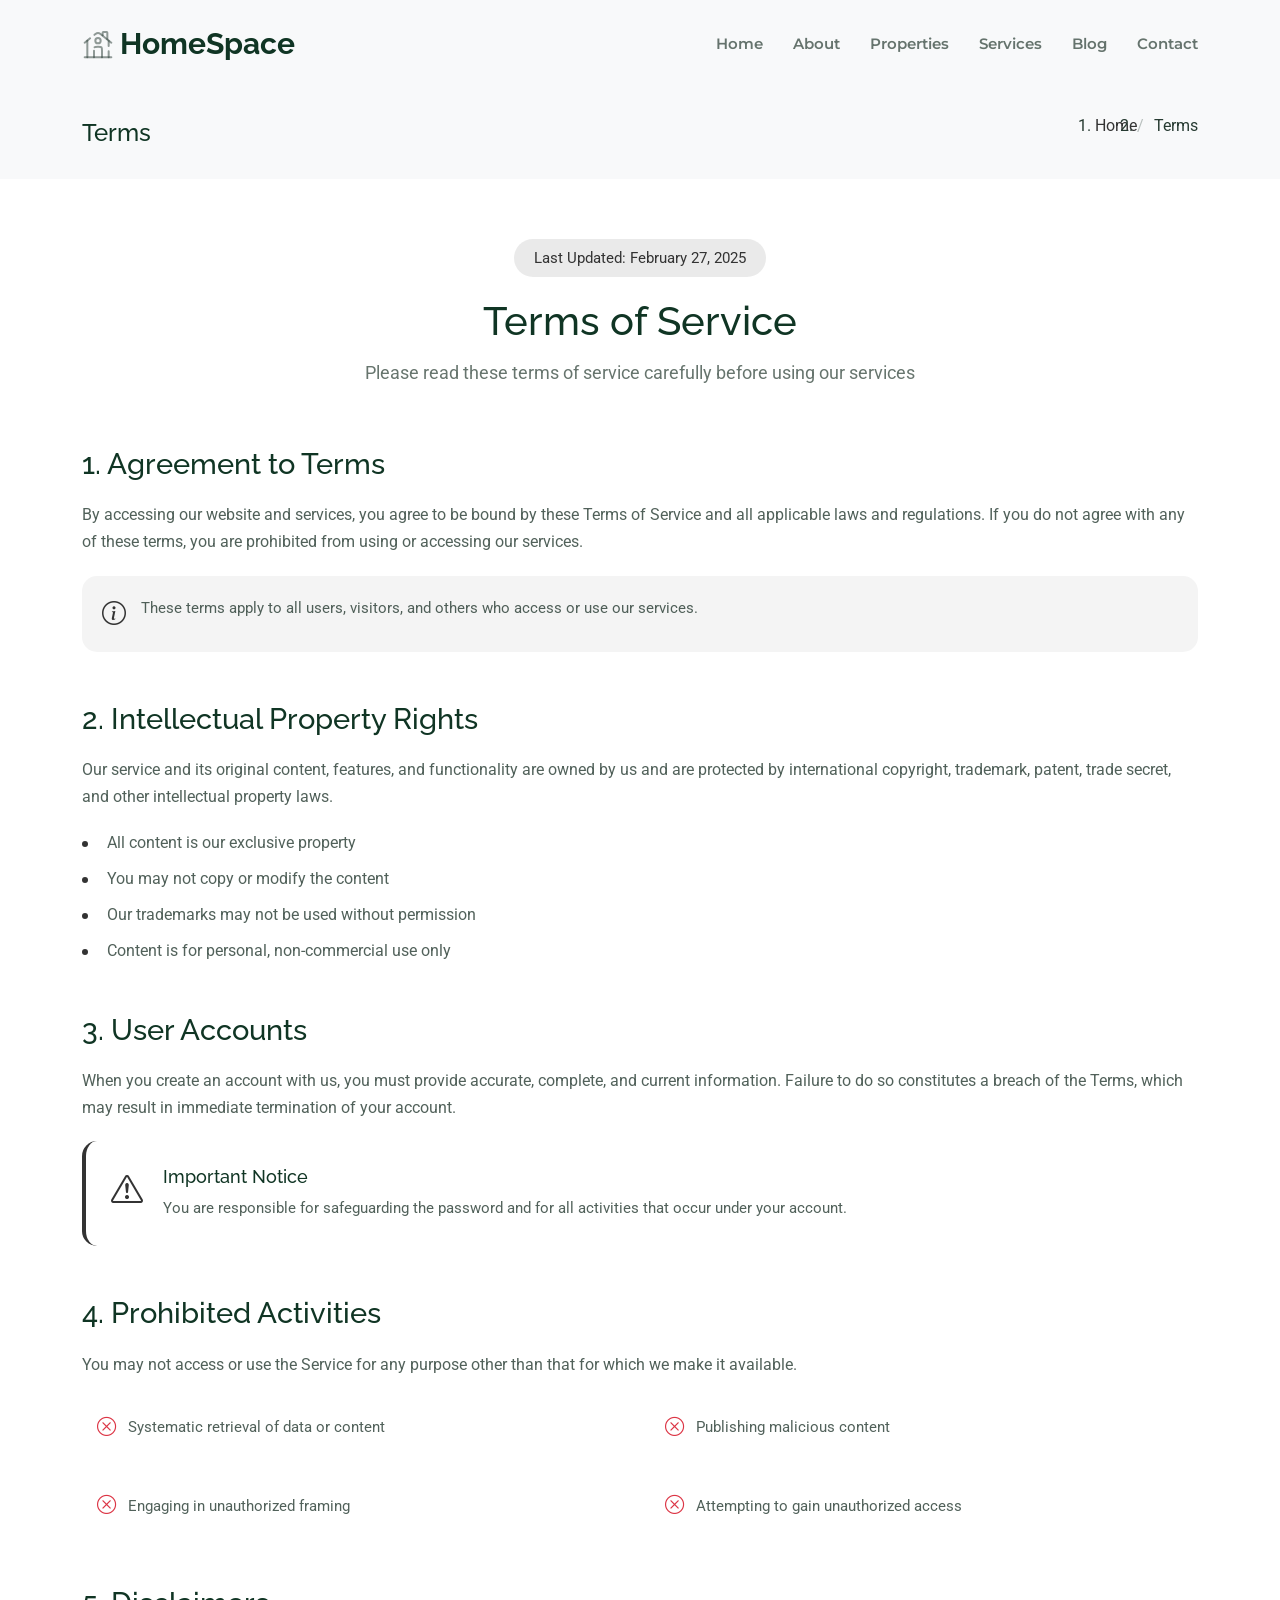
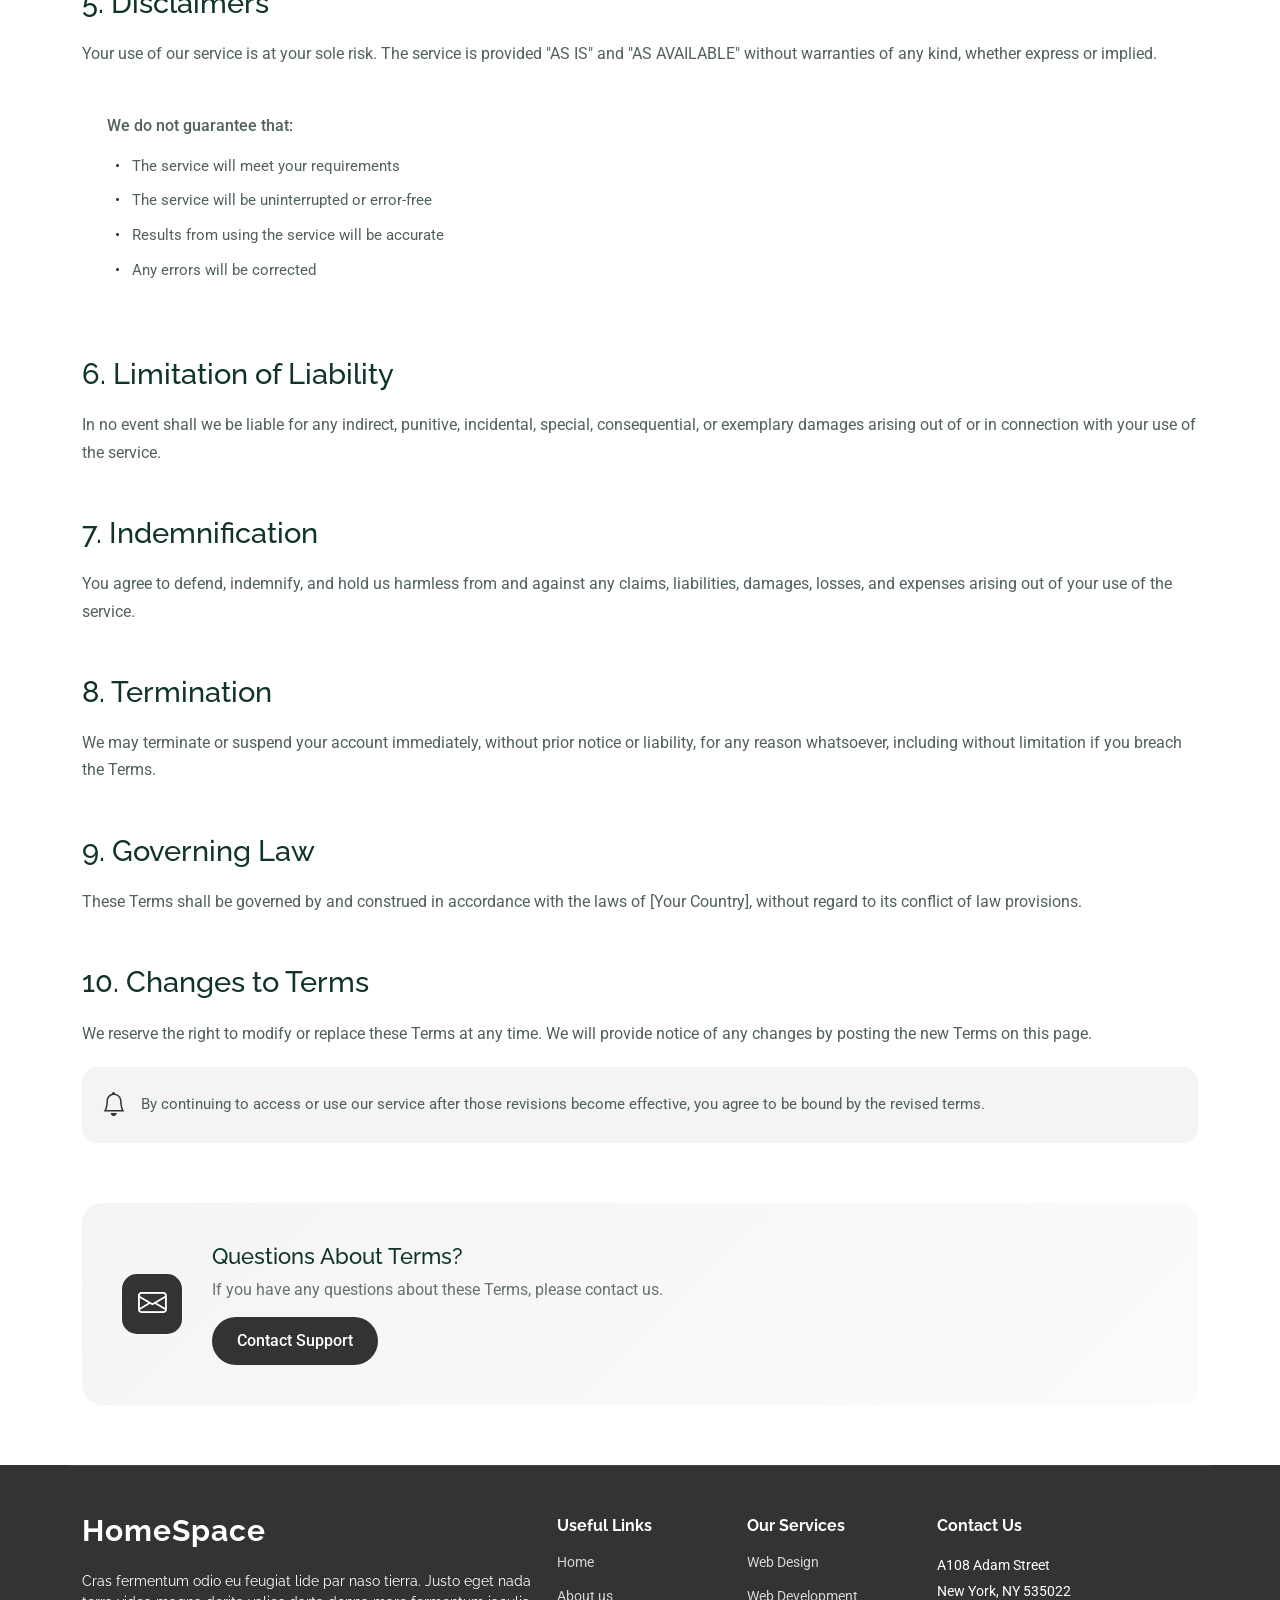
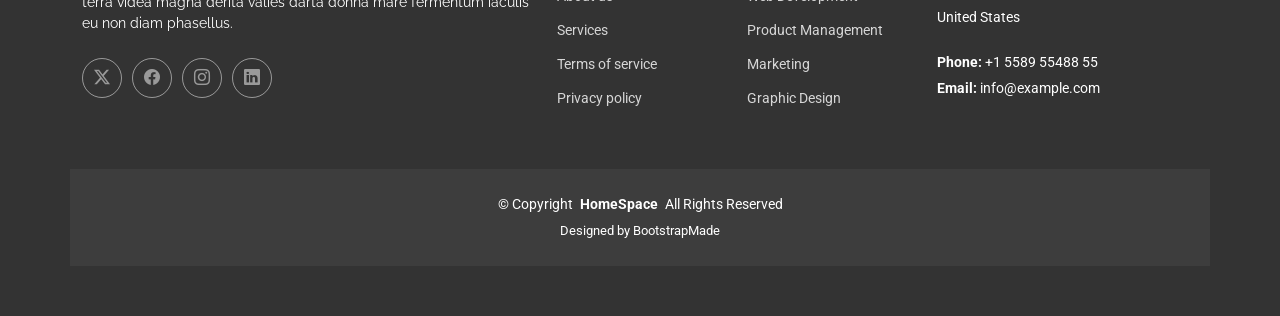
<file: terms.html>
<!DOCTYPE html>
<html lang="en">
  <head>
    <meta charset="utf-8" />
    <meta content="width=device-width, initial-scale=1.0" name="viewport" />
    <title>Terms - HomeSpace Bootstrap Template</title>
    <meta name="description" content="" />
    <meta name="keywords" content="" />

    <!-- Favicons -->
    <link href="assets/img/favicon.png" rel="icon" />
    <link href="assets/img/apple-touch-icon.png" rel="apple-touch-icon" />

    <!-- Fonts -->
    <link href="https://fonts.googleapis.com" rel="preconnect" />
    <link href="https://fonts.gstatic.com" rel="preconnect" crossorigin />
    <link
      href="https://fonts.googleapis.com/css2?family=Roboto:ital,wght@0,100;0,300;0,400;0,500;0,700;0,900;1,100;1,300;1,400;1,500;1,700;1,900&family=Montserrat:ital,wght@0,100;0,200;0,300;0,400;0,500;0,600;0,700;0,800;0,900;1,100;1,200;1,300;1,400;1,500;1,600;1,700;1,800;1,900&family=Raleway:ital,wght@0,100;0,200;0,300;0,400;0,500;0,600;0,700;0,800;0,900;1,100;1,200;1,300;1,400;1,500;1,600;1,700;1,800;1,900&display=swap"
      rel="stylesheet"
    />

    <!-- Vendor CSS Files -->
    <link
      href="assets/vendor/bootstrap/css/bootstrap.min.css"
      rel="stylesheet"
    />
    <link
      href="assets/vendor/bootstrap-icons/bootstrap-icons.css"
      rel="stylesheet"
    />
    <link href="assets/vendor/aos/aos.css" rel="stylesheet" />
    <link href="assets/vendor/swiper/swiper-bundle.min.css" rel="stylesheet" />

    <!-- Main CSS File -->
    <link href="assets/css/main.css" rel="stylesheet" />

    <!-- =======================================================
  * Template Name: HomeSpace
  * Template URL: https://bootstrapmade.com/homespace-bootstrap-real-estate-template/
  * Updated: Jul 05 2025 with Bootstrap v5.3.7
  * Author: BootstrapMade.com
  * License: https://bootstrapmade.com/license/
  ======================================================== -->
  </head>

  <body class="terms-page">
    <header id="header" class="header d-flex align-items-center sticky-top">
      <div
        class="container-fluid container-xl position-relative d-flex align-items-center justify-content-between"
      >
        <a href="index.html" class="logo d-flex align-items-center">
          <!-- Uncomment the line below if you also wish to use an image logo -->
          <!-- <img src="assets/img/logo.webp" alt=""> -->
          <svg
            class="my-icon"
            viewBox="0 0 24 24"
            fill="none"
            xmlns="http://www.w3.org/2000/svg"
          >
            <g id="bgCarrier" stroke-width="0"></g>
            <g
              id="tracerCarrier"
              stroke-linecap="round"
              stroke-linejoin="round"
            ></g>
            <g id="iconCarrier">
              <path
                d="M22 22L2 22"
                stroke="currentColor"
                stroke-width="1.5"
                stroke-linecap="round"
              ></path>
              <path
                d="M2 11L6.06296 7.74968M22 11L13.8741 4.49931C12.7784 3.62279 11.2216 3.62279 10.1259 4.49931L9.34398 5.12486"
                stroke="currentColor"
                stroke-width="1.5"
                stroke-linecap="round"
              ></path>
              <path
                d="M15.5 5.5V3.5C15.5 3.22386 15.7239 3 16 3H18.5C18.7761 3 19 3.22386 19 3.5V8.5"
                stroke="currentColor"
                stroke-width="1.5"
                stroke-linecap="round"
              ></path>
              <path
                d="M4 22V9.5"
                stroke="currentColor"
                stroke-width="1.5"
                stroke-linecap="round"
              ></path>
              <path
                d="M20 9.5V13.5M20 22V17.5"
                stroke="currentColor"
                stroke-width="1.5"
                stroke-linecap="round"
              ></path>
              <path
                d="M15 22V17C15 15.5858 15 14.8787 14.5607 14.4393C14.1213 14 13.4142 14 12 14C10.5858 14 9.87868 14 9.43934 14.4393M9 22V17"
                stroke="currentColor"
                stroke-width="1.5"
                stroke-linecap="round"
                stroke-linejoin="round"
              ></path>
              <path
                d="M14 9.5C14 10.6046 13.1046 11.5 12 11.5C10.8954 11.5 10 10.6046 10 9.5C10 8.39543 10.8954 7.5 12 7.5C13.1046 7.5 14 8.39543 14 9.5Z"
                stroke="currentColor"
                stroke-width="1.5"
              ></path>
            </g>
          </svg>
          <h1 class="sitename">HomeSpace</h1>
        </a>

        <nav id="navmenu" class="navmenu">
          <ul>
            <li><a href="index.html">Home</a></li>
            <li><a href="about.html">About</a></li>
            <li><a href="properties.html">Properties</a></li>
            <li><a href="services.html">Services</a></li>
            <li><a href="blog.html">Blog</a></li>

            <li><a href="contact.html">Contact</a></li>
          </ul>
          <i class="mobile-nav-toggle d-xl-none bi bi-list"></i>
        </nav>
      </div>
    </header>

    <main class="main">
      <!-- Page Title -->
      <div class="page-title light-background">
        <div
          class="container d-lg-flex justify-content-between align-items-center"
        >
          <h1 class="mb-2 mb-lg-0">Terms</h1>
          <nav class="breadcrumbs">
            <ol>
              <li><a href="index.html">Home</a></li>
              <li class="current">Terms</li>
            </ol>
          </nav>
        </div>
      </div>
      <!-- End Page Title -->

      <!-- Terms Of Service Section -->
      <section id="terms-of-service" class="terms-of-service section">
        <div class="container" data-aos="fade-up">
          <!-- Page Header -->
          <div class="tos-header text-center" data-aos="fade-up">
            <span class="last-updated">Last Updated: February 27, 2025</span>
            <h2>Terms of Service</h2>
            <p>
              Please read these terms of service carefully before using our
              services
            </p>
          </div>

          <!-- Content -->
          <div class="tos-content" data-aos="fade-up" data-aos-delay="200">
            <!-- Agreement Section -->
            <div id="agreement" class="content-section">
              <h3>1. Agreement to Terms</h3>
              <p>
                By accessing our website and services, you agree to be bound by
                these Terms of Service and all applicable laws and regulations.
                If you do not agree with any of these terms, you are prohibited
                from using or accessing our services.
              </p>
              <div class="info-box">
                <i class="bi bi-info-circle"></i>
                <p>
                  These terms apply to all users, visitors, and others who
                  access or use our services.
                </p>
              </div>
            </div>

            <!-- Intellectual Property -->
            <div id="intellectual-property" class="content-section">
              <h3>2. Intellectual Property Rights</h3>
              <p>
                Our service and its original content, features, and
                functionality are owned by us and are protected by international
                copyright, trademark, patent, trade secret, and other
                intellectual property laws.
              </p>
              <ul class="list-items">
                <li>All content is our exclusive property</li>
                <li>You may not copy or modify the content</li>
                <li>Our trademarks may not be used without permission</li>
                <li>Content is for personal, non-commercial use only</li>
              </ul>
            </div>

            <!-- User Accounts -->
            <div id="user-accounts" class="content-section">
              <h3>3. User Accounts</h3>
              <p>
                When you create an account with us, you must provide accurate,
                complete, and current information. Failure to do so constitutes
                a breach of the Terms, which may result in immediate termination
                of your account.
              </p>
              <div class="alert-box">
                <i class="bi bi-exclamation-triangle"></i>
                <div class="alert-content">
                  <h5>Important Notice</h5>
                  <p>
                    You are responsible for safeguarding the password and for
                    all activities that occur under your account.
                  </p>
                </div>
              </div>
            </div>

            <!-- Prohibited Activities -->
            <div id="prohibited" class="content-section">
              <h3>4. Prohibited Activities</h3>
              <p>
                You may not access or use the Service for any purpose other than
                that for which we make it available.
              </p>
              <div class="prohibited-list">
                <div class="prohibited-item">
                  <i class="bi bi-x-circle"></i>
                  <span>Systematic retrieval of data or content</span>
                </div>
                <div class="prohibited-item">
                  <i class="bi bi-x-circle"></i>
                  <span>Publishing malicious content</span>
                </div>
                <div class="prohibited-item">
                  <i class="bi bi-x-circle"></i>
                  <span>Engaging in unauthorized framing</span>
                </div>
                <div class="prohibited-item">
                  <i class="bi bi-x-circle"></i>
                  <span>Attempting to gain unauthorized access</span>
                </div>
              </div>
            </div>

            <!-- Disclaimers -->
            <div id="disclaimer" class="content-section">
              <h3>5. Disclaimers</h3>
              <p>
                Your use of our service is at your sole risk. The service is
                provided "AS IS" and "AS AVAILABLE" without warranties of any
                kind, whether express or implied.
              </p>
              <div class="disclaimer-box">
                <p>We do not guarantee that:</p>
                <ul>
                  <li>The service will meet your requirements</li>
                  <li>The service will be uninterrupted or error-free</li>
                  <li>Results from using the service will be accurate</li>
                  <li>Any errors will be corrected</li>
                </ul>
              </div>
            </div>

            <!-- Limitation of Liability -->
            <div id="limitation" class="content-section">
              <h3>6. Limitation of Liability</h3>
              <p>
                In no event shall we be liable for any indirect, punitive,
                incidental, special, consequential, or exemplary damages arising
                out of or in connection with your use of the service.
              </p>
            </div>

            <!-- Indemnification -->
            <div id="indemnification" class="content-section">
              <h3>7. Indemnification</h3>
              <p>
                You agree to defend, indemnify, and hold us harmless from and
                against any claims, liabilities, damages, losses, and expenses
                arising out of your use of the service.
              </p>
            </div>

            <!-- Termination -->
            <div id="termination" class="content-section">
              <h3>8. Termination</h3>
              <p>
                We may terminate or suspend your account immediately, without
                prior notice or liability, for any reason whatsoever, including
                without limitation if you breach the Terms.
              </p>
            </div>

            <!-- Governing Law -->
            <div id="governing-law" class="content-section">
              <h3>9. Governing Law</h3>
              <p>
                These Terms shall be governed by and construed in accordance
                with the laws of [Your Country], without regard to its conflict
                of law provisions.
              </p>
            </div>

            <!-- Changes -->
            <div id="changes" class="content-section">
              <h3>10. Changes to Terms</h3>
              <p>
                We reserve the right to modify or replace these Terms at any
                time. We will provide notice of any changes by posting the new
                Terms on this page.
              </p>
              <div class="notice-box">
                <i class="bi bi-bell"></i>
                <p>
                  By continuing to access or use our service after those
                  revisions become effective, you agree to be bound by the
                  revised terms.
                </p>
              </div>
            </div>
          </div>

          <!-- Contact Section -->
          <div class="tos-contact" data-aos="fade-up" data-aos-delay="300">
            <div class="contact-box">
              <div class="contact-icon">
                <i class="bi bi-envelope"></i>
              </div>
              <div class="contact-content">
                <h4>Questions About Terms?</h4>
                <p>
                  If you have any questions about these Terms, please contact
                  us.
                </p>
                <a href="#" class="contact-link">Contact Support</a>
              </div>
            </div>
          </div>
        </div>
      </section>
      <!-- /Terms Of Service Section -->
    </main>

    <footer id="footer" class="footer accent-background">
      <div class="container footer-top">
        <div class="row gy-4">
          <div class="col-lg-5 col-md-12 footer-about">
            <a href="index.html" class="logo d-flex align-items-center">
              <span class="sitename">HomeSpace</span>
            </a>
            <p>
              Cras fermentum odio eu feugiat lide par naso tierra. Justo eget
              nada terra videa magna derita valies darta donna mare fermentum
              iaculis eu non diam phasellus.
            </p>
            <div class="social-links d-flex mt-4">
              <a href=""><i class="bi bi-twitter-x"></i></a>
              <a href=""><i class="bi bi-facebook"></i></a>
              <a href=""><i class="bi bi-instagram"></i></a>
              <a href=""><i class="bi bi-linkedin"></i></a>
            </div>
          </div>

          <div class="col-lg-2 col-6 footer-links">
            <h4>Useful Links</h4>
            <ul>
              <li><a href="#">Home</a></li>
              <li><a href="#">About us</a></li>
              <li><a href="#">Services</a></li>
              <li><a href="#">Terms of service</a></li>
              <li><a href="#">Privacy policy</a></li>
            </ul>
          </div>

          <div class="col-lg-2 col-6 footer-links">
            <h4>Our Services</h4>
            <ul>
              <li><a href="#">Web Design</a></li>
              <li><a href="#">Web Development</a></li>
              <li><a href="#">Product Management</a></li>
              <li><a href="#">Marketing</a></li>
              <li><a href="#">Graphic Design</a></li>
            </ul>
          </div>

          <div
            class="col-lg-3 col-md-12 footer-contact text-center text-md-start"
          >
            <h4>Contact Us</h4>
            <p>A108 Adam Street</p>
            <p>New York, NY 535022</p>
            <p>United States</p>
            <p class="mt-4">
              <strong>Phone:</strong> <span>+1 5589 55488 55</span>
            </p>
            <p><strong>Email:</strong> <span>info@example.com</span></p>
          </div>
        </div>
      </div>

      <div class="container copyright text-center mt-4">
        <p>
          © <span>Copyright</span>
          <strong class="px-1 sitename">HomeSpace</strong>
          <span>All Rights Reserved</span>
        </p>
        <div class="credits">
          <!-- All the links in the footer should remain intact. -->
          <!-- You can delete the links only if you've purchased the pro version. -->
          <!-- Licensing information: https://bootstrapmade.com/license/ -->
          <!-- Purchase the pro version with working PHP/AJAX contact form: [buy-url] -->
          Designed by <a href="https://bootstrapmade.com/">BootstrapMade</a>
        </div>
      </div>
    </footer>

    <!-- Scroll Top -->
    <a
      href="#"
      id="scroll-top"
      class="scroll-top d-flex align-items-center justify-content-center"
      ><i class="bi bi-arrow-up-short"></i
    ></a>

    <!-- Preloader -->
    <div id="preloader"></div>

    <!-- Vendor JS Files -->
    <script src="assets/vendor/bootstrap/js/bootstrap.bundle.min.js"></script>
    <script src="assets/vendor/php-email-form/validate.js"></script>
    <script src="assets/vendor/aos/aos.js"></script>
    <script src="assets/vendor/purecounter/purecounter_vanilla.js"></script>
    <script src="assets/vendor/swiper/swiper-bundle.min.js"></script>

    <!-- Main JS File -->
    <script src="assets/js/main.js"></script>
  </body>
</html>
</file>
<file: assets/css/main.css>
/**
* Template Name: HomeSpace
* Template URL: https://bootstrapmade.com/homespace-bootstrap-real-estate-template/
* Updated: Jul 05 2025 with Bootstrap v5.3.7
* Author: BootstrapMade.com
* License: https://bootstrapmade.com/license/
*/

@charset "UTF-8";

/*--------------------------------------------------------------
# Font & Color Variables
# Help: https://bootstrapmade.com/color-system/
--------------------------------------------------------------*/
/* Fonts */
:root {
  --default-font: "Roboto", system-ui, -apple-system, "Segoe UI", Roboto,
    "Helvetica Neue", Arial, "Noto Sans", "Liberation Sans", sans-serif,
    "Apple Color Emoji", "Segoe UI Emoji", "Segoe UI Symbol", "Noto Color Emoji";
  --heading-font: "Raleway", sans-serif;
  --nav-font: "Montserrat", sans-serif;
}

/* Global Colors - The following color variables are used throughout the website. Updating them here will change the color scheme of the entire website */
:root {
  --background-color: #ffffff; /* Background color for the entire website, including individual sections */
  --default-color: #263a31; /* Default color used for the majority of the text content across the entire website */
  --heading-color: #103524; /* Color for headings, subheadings and title throughout the website */
  --accent-color: #333333; /* Accent color that represents your brand on the website. It's used for buttons, links, and other elements that need to stand out - changed to dark */
  --surface-color: #ffffff; /* The surface color is used as a background of boxed elements within sections, such as cards, icon boxes, or other elements that require a visual separation from the global background. */
  --contrast-color: #ffffff; /* Contrast color for text, ensuring readability against backgrounds of accent, heading, or default colors. */
}

/* Nav Menu Colors - The following color variables are used specifically for the navigation menu. They are separate from the global colors to allow for more customization options */
:root {
  --nav-color: rgba(
    38,
    58,
    49,
    0.7
  ); /* Updated to dark for light header background */
  --nav-hover-color: #103524; /* Updated to dark for light header */
  --nav-mobile-background-color: #f8f9fa; /* Updated to light for mobile nav on light header */
  --nav-dropdown-background-color: #f8f9fa; /* Updated to light for dropdowns */
  --nav-dropdown-color: #263a31; /* Updated to dark for dropdown text */
  --nav-dropdown-hover-color: #333333; /* Similar to --nav-hover-color, this color is applied to dropdown navigation links when they are hovered over. - updated to match new accent */
}

/* Color Presets - These classes override global colors when applied to any section or element, providing reuse of the sam color scheme. */

.light-background {
  --background-color: #f8f9fa; /* Changed from green-tinted #edf6f2 to neutral light gray */
  --surface-color: #ffffff;
}

.dark-background {
  --background-color: #081b12;
  --default-color: #ffffff;
  --heading-color: #ffffff;
  --surface-color: #1f3028;
  --contrast-color: #ffffff;
}

.accent-background {
  --background-color: #333333; /* Updated to dark */
  --default-color: #ffffff;
  --heading-color: #ffffff;
  --accent-color: #ffffff;
  --surface-color: #4d4d4d; /* Adjusted for dark theme */
  --contrast-color: #ffffff;
}

/* Smooth scroll */
:root {
  scroll-behavior: smooth;
}

/*--------------------------------------------------------------
# General Styling & Shared Classes
--------------------------------------------------------------*/
body {
  color: var(--default-color);
  background-color: var(--background-color);
  font-family: var(--default-font);
}

a {
  color: var(--accent-color);
  text-decoration: none;
  transition: 0.3s;
}

a:hover {
  color: color-mix(in srgb, var(--accent-color), transparent 25%);
  text-decoration: none;
}

h1,
h2,
h3,
h4,
h5,
h6 {
  color: var(--heading-color);
  font-family: var(--heading-font);
}

/* PHP Email Form Messages
------------------------------*/
.php-email-form .error-message {
  display: none;
  background: #df1529;
  color: #ffffff;
  text-align: left;
  padding: 15px;
  margin-bottom: 24px;
  font-weight: 600;
}

.php-email-form .sent-message {
  display: none;
  color: #ffffff;
  background: #059652;
  text-align: center;
  padding: 15px;
  margin-bottom: 24px;
  font-weight: 600;
}

.php-email-form .loading {
  display: none;
  background: var(--surface-color);
  text-align: center;
  padding: 15px;
  margin-bottom: 24px;
}

.php-email-form .loading:before {
  content: "";
  display: inline-block;
  border-radius: 50%;
  width: 24px;
  height: 24px;
  margin: 0 10px -6px 0;
  border: 3px solid var(--accent-color);
  border-top-color: var(--surface-color);
  animation: php-email-form-loading 1s linear infinite;
}

@keyframes php-email-form-loading {
  0% {
    transform: rotate(0deg);
  }

  100% {
    transform: rotate(360deg);
  }
}

/*--------------------------------------------------------------
# Global Header
--------------------------------------------------------------*/
.header {
  --background-color: #f8f9fa; /* Solid light background to cover the hero image */
  --default-color: #263a31; /* Dark text for light background */
  --heading-color: #103524; /* Dark heading for light background */
  background-color: var(
    --background-color
  ); /* Solid background to cover the image */
  color: var(--default-color);
  padding: 15px 0;
  transition: all 0.5s;
  z-index: 997;
  position: relative; /* Ensure it stays above the hero */
}
.hero-content {
  color: #f8f9fa !important;
}

.header .logo {
  line-height: 1;
}

.header .logo img {
  max-height: 32px;
  margin-right: 8px;
}

.header .logo svg {
  height: 32px;
  margin-right: 6px;
  color: color-mix(in srgb, var(--default-color), transparent 50%);
}

.header .logo h1 {
  font-size: 30px;
  margin: 0;
  font-weight: 700;
  color: var(--heading-color);
}

.scrolled .header {
  box-shadow: 0px 0 18px rgba(0, 0, 0, 0.1);
}
/*--------------------------------------------------------------
# Navigation Menu
--------------------------------------------------------------*/
/* Navmenu - Desktop */
@media (min-width: 1200px) {
  .navmenu {
    padding: 0;
  }

  .navmenu ul {
    margin: 0;
    padding: 0;
    display: flex;
    list-style: none;
    align-items: center;
  }

  .navmenu li {
    position: relative;
  }

  .navmenu a,
  .navmenu a:focus {
    color: var(--nav-color);
    padding: 18px 15px;
    font-size: 15px;
    font-family: var(--nav-font);
    font-weight: 600;
    display: flex;
    align-items: center;
    justify-content: space-between;
    white-space: nowrap;
    transition: 0.3s;
  }

  .navmenu a i,
  .navmenu a:focus i {
    font-size: 12px;
    line-height: 0;
    margin-left: 5px;
    transition: 0.3s;
  }

  .navmenu li:last-child a {
    padding-right: 0;
  }

  .navmenu li:hover > a,
  .navmenu .active,
  .navmenu .active:focus {
    color: var(--nav-hover-color);
  }

  .navmenu .dropdown ul {
    margin: 0;
    padding: 10px 0;
    background: var(--nav-dropdown-background-color);
    display: block;
    position: absolute;
    visibility: hidden;
    left: 14px;
    top: 130%;
    opacity: 0;
    transition: 0.3s;
    border-radius: 4px;
    z-index: 99;
    box-shadow: 0px 0px 30px rgba(0, 0, 0, 0.1);
  }

  .navmenu .dropdown ul li {
    min-width: 200px;
  }

  .navmenu .dropdown ul a {
    padding: 10px 20px;
    font-size: 15px;
    text-transform: none;
    color: var(--nav-dropdown-color);
  }

  .navmenu .dropdown ul a i {
    font-size: 12px;
  }

  .navmenu .dropdown ul a:hover,
  .navmenu .dropdown ul .active:hover,
  .navmenu .dropdown ul li:hover > a {
    color: var(--nav-dropdown-hover-color);
  }

  .navmenu .dropdown:hover > ul {
    opacity: 1;
    top: 100%;
    visibility: visible;
  }

  .navmenu .dropdown .dropdown ul {
    top: 0;
    left: -90%;
    visibility: hidden;
  }

  .navmenu .dropdown .dropdown:hover > ul {
    opacity: 1;
    top: 0;
    left: -100%;
    visibility: visible;
  }
}

/* Navmenu - Mobile */
@media (max-width: 1199px) {
  .mobile-nav-toggle {
    color: var(--nav-color);
    font-size: 28px;
    line-height: 0;
    margin-right: 10px;
    cursor: pointer;
    transition: color 0.3s;
  }

  .navmenu {
    padding: 0;
    z-index: 9997;
  }

  .navmenu ul {
    display: none;
    list-style: none;
    position: absolute;
    inset: 60px 20px 20px 20px;
    padding: 10px 0;
    margin: 0;
    border-radius: 6px;
    background-color: var(--nav-mobile-background-color);
    overflow-y: auto;
    transition: 0.3s;
    z-index: 9998;
    box-shadow: 0px 0px 30px rgba(0, 0, 0, 0.1);
  }

  .navmenu a,
  .navmenu a:focus {
    color: var(--nav-dropdown-color);
    padding: 10px 20px;
    font-family: var(--nav-font);
    font-size: 17px;
    font-weight: 500;
    display: flex;
    align-items: center;
    justify-content: space-between;
    white-space: nowrap;
    transition: 0.3s;
  }

  .navmenu a i,
  .navmenu a:focus i {
    font-size: 12px;
    line-height: 0;
    margin-left: 5px;
    width: 30px;
    height: 30px;
    display: flex;
    align-items: center;
    justify-content: center;
    border-radius: 50%;
    transition: 0.3s;
    background-color: color-mix(in srgb, var(--accent-color), transparent 90%);
  }

  .navmenu a i:hover,
  .navmenu a:focus i:hover {
    background-color: var(--accent-color);
    color: var(--contrast-color);
  }

  .navmenu a:hover,
  .navmenu .active,
  .navmenu .active:focus {
    color: var(--nav-dropdown-hover-color);
  }

  .navmenu .active i,
  .navmenu .active:focus i {
    background-color: var(--accent-color);
    color: var(--contrast-color);
    transform: rotate(180deg);
  }

  .navmenu .dropdown ul {
    position: static;
    display: none;
    z-index: 99;
    padding: 10px 0;
    margin: 10px 20px;
    background-color: var(--nav-dropdown-background-color);
    border: 1px solid color-mix(in srgb, var(--default-color), transparent 90%);
    box-shadow: none;
    transition: all 0.5s ease-in-out;
  }

  .navmenu .dropdown ul ul {
    background-color: rgba(33, 37, 41, 0.1);
  }

  .navmenu .dropdown > .dropdown-active {
    display: block;
    background-color: rgba(33, 37, 41, 0.03);
  }

  .mobile-nav-active {
    overflow: hidden;
  }

  .mobile-nav-active .mobile-nav-toggle {
    color: #fff;
    position: absolute;
    font-size: 32px;
    top: 15px;
    right: 15px;
    margin-right: 0;
    z-index: 9999;
  }

  .mobile-nav-active .navmenu {
    position: fixed;
    overflow: hidden;
    inset: 0;
    background: rgba(33, 37, 41, 0.8);
    transition: 0.3s;
  }

  .mobile-nav-active .navmenu > ul {
    display: block;
  }
}

/*--------------------------------------------------------------
# Global Footer
--------------------------------------------------------------*/
.footer {
  color: var(--default-color);
  background-color: var(--background-color);
  font-size: 14px;
  padding-bottom: 50px;
  position: relative;
}

.footer .footer-top {
  padding-top: 50px;
  border-top: 1px solid
    color-mix(in srgb, var(--default-color), transparent 90%);
}

.footer .footer-about .logo {
  line-height: 1;
  margin-bottom: 25px;
}

.footer .footer-about .logo img {
  max-height: 40px;
  margin-right: 6px;
}

.footer .footer-about .logo span {
  color: var(--heading-color);
  font-size: 30px;
  font-weight: 700;
  letter-spacing: 1px;
  font-family: var(--heading-font);
}

.footer .footer-about p {
  font-size: 14px;
  font-family: var(--heading-font);
}

.footer .social-links a {
  display: flex;
  align-items: center;
  justify-content: center;
  width: 40px;
  height: 40px;
  border-radius: 50%;
  border: 1px solid color-mix(in srgb, var(--default-color), transparent 50%);
  font-size: 16px;
  color: color-mix(in srgb, var(--default-color), transparent 50%);
  margin-right: 10px;
  transition: 0.3s;
}

.footer .social-links a:hover {
  color: var(--accent-color);
  border-color: var(--accent-color);
}

.footer h4 {
  font-size: 16px;
  font-weight: bold;
  position: relative;
  padding-bottom: 12px;
}

.footer .footer-links {
  margin-bottom: 30px;
}

.footer .footer-links ul {
  list-style: none;
  padding: 0;
  margin: 0;
}

.footer .footer-links ul i {
  padding-right: 2px;
  font-size: 12px;
  line-height: 0;
}

.footer .footer-links ul li {
  padding: 10px 0;
  display: flex;
  align-items: center;
}

.footer .footer-links ul li:first-child {
  padding-top: 0;
}

.footer .footer-links ul a {
  color: color-mix(in srgb, var(--default-color), transparent 20%);
  display: inline-block;
  line-height: 1;
}

.footer .footer-links ul a:hover {
  color: var(--accent-color);
}

.footer .footer-contact p {
  margin-bottom: 5px;
}

.footer .copyright {
  padding-top: 25px;
  padding-bottom: 25px;
  background-color: color-mix(in srgb, var(--default-color), transparent 95%);
}

.footer .copyright p {
  margin-bottom: 0;
}

.footer .credits {
  margin-top: 6px;
  font-size: 13px;
}

/*--------------------------------------------------------------
# Preloader
--------------------------------------------------------------*/
#preloader {
  position: fixed;
  inset: 0;
  z-index: 9999;
  overflow: hidden;
  background-color: var(--background-color);
  transition: all 0.6s ease-out;
  width: 100%;
  height: 100vh;
}

#preloader:before,
#preloader:after {
  content: "";
  position: absolute;
  border: 4px solid var(--accent-color);
  border-radius: 50%;
  animation: animate-preloader 2s cubic-bezier(0, 0.2, 0.8, 1) infinite;
}

#preloader:after {
  animation-delay: -0.5s;
}

@keyframes animate-preloader {
  0% {
    width: 10px;
    height: 10px;
    top: calc(50% - 5px);
    left: calc(50% - 5px);
    opacity: 1;
  }

  100% {
    width: 72px;
    height: 72px;
    top: calc(50% - 36px);
    left: calc(50% - 36px);
    opacity: 0;
  }
}

/*--------------------------------------------------------------
# Scroll Top Button
--------------------------------------------------------------*/
.scroll-top {
  position: fixed;
  visibility: hidden;
  opacity: 0;
  right: 15px;
  bottom: -15px;
  z-index: 99999;
  background-color: var(--accent-color);
  width: 44px;
  height: 44px;
  border-radius: 50px;
  transition: all 0.4s;
}

.scroll-top i {
  font-size: 24px;
  color: var(--contrast-color);
  line-height: 0;
}

.scroll-top:hover {
  background-color: color-mix(in srgb, var(--accent-color), transparent 20%);
  color: var(--contrast-color);
}

.scroll-top.active {
  visibility: visible;
  opacity: 1;
  bottom: 15px;
}

/*--------------------------------------------------------------
# Disable aos animation delay on mobile devices
--------------------------------------------------------------*/
@media screen and (max-width: 768px) {
  [data-aos-delay] {
    transition-delay: 0 !important;
  }
}

/*--------------------------------------------------------------
# Global Page Titles & Breadcrumbs
--------------------------------------------------------------*/
.page-title {
  color: var(--default-color);
  background-color: var(--background-color);
  padding: 25px 0;
  position: relative;
}

.page-title h1 {
  font-size: 24px;
}

.page-title .breadcrumbs ol {
  display: flex;
  flex-wrap: wrap;
}

.page-title .breadcrumbs ol li + li::before {
  content: "/";
  display: inline-block;
  padding-right: 10px;
  color: color-mix(in srgb, var(--default-color), transparent 70%);
}

/*--------------------------------------------------------------
# Global Sections
--------------------------------------------------------------*/
section,
.section {
  color: var(--default-color);
  background-color: var(--background-color);
  padding: 60px 0;
  scroll-margin-top: 90px;
  overflow: clip;
}

@media (max-width: 1199px) {
  section,
  .section {
    scroll-margin-top: 66px;
  }
}

/*--------------------------------------------------------------
# Global Section Titles
--------------------------------------------------------------*/
.section-title {
  text-align: center;
  padding-bottom: 60px;
  position: relative;
}

.section-title h2 {
  font-size: 32px;
  font-weight: 700;
  margin-bottom: 20px;
  padding-bottom: 20px;
  position: relative;
}

.section-title h2:after {
  content: "";
  position: absolute;
  display: block;
  width: 50px;
  height: 3px;
  background: var(--accent-color);
  left: 0;
  right: 0;
  bottom: 0;
  margin: auto;
}

.section-title p {
  margin-bottom: 0;
}

/*--------------------------------------------------------------
# Hero Section
--------------------------------------------------------------*/
.hero {
  padding-top: 80px;
  background-image: url("https://img1.wsimg.com/isteam/ip/067a4d42-19e8-46d9-9bed-578bf62dd44e/mtn%20falls%20pond.jpg");
  background-size: cover;
  background-position: center;
  background-repeat: no-repeat;
  background-attachment: fixed;
  min-height: 80vh;
  display: flex;
  align-items: center;
  position: relative;
  overflow: hidden;
  padding-bottom: 80px;
  z-index: 2;
}
.hero::after {
  content: "";
  position: absolute;
  inset: 0;
  background: rgba(0, 0, 0, 0.6); /* darkness control */
  z-index: 0;
}

.hero::before {
  content: "";
  position: absolute;
  top: 0;
  right: 0;
  width: 50%;
  height: 100%;
  background: linear-gradient(
    135deg,
    color-mix(in srgb, var(--accent-color), transparent 95%) 0%,
    transparent 100%
  );
  z-index: 1;
}

.hero .hero-wrapper {
  position: relative;
  z-index: 2;
}

.hero .hero-content .content-header {
  margin-bottom: 48px;
}

.hero .hero-content .content-header .hero-label {
  display: inline-flex;
  align-items: center;
  gap: 10px;
  background: color-mix(in srgb, var(--surface-color), transparent 85%);
  color: var(--surface-color);
  padding: 12px 20px;
  border-radius: 30px;
  font-size: 15px;
  font-weight: 600;
  margin-bottom: 20px;
  border: 2px solid color-mix(in srgb, var(--surface-color), transparent 80%);
}

.hero .hero-content .content-header .hero-label i {
  font-size: 16px;
}

.hero .hero-content .content-header h1 {
  font-size: 3.2rem;
  font-weight: 800;
  line-height: 1.1;
  margin-bottom: 20px;
  color: var(--heading-color);
}

@media (max-width: 768px) {
  .hero .hero-content .content-header h1 {
    font-size: 2.4rem;
  }
}

.hero .hero-content .content-header p {
  font-size: 1.15rem;
  line-height: 1.6;
  color: color-mix(in srgb, var(--default-color), transparent 25%);
  margin: 0;
}

.hero .hero-content .search-container {
  background: var(--surface-color);
  border-radius: 24px;
  padding: 36px;
  box-shadow: 0 15px 50px
    color-mix(in srgb, var(--default-color), transparent 92%);
  border: 1px solid color-mix(in srgb, var(--default-color), transparent 95%);
  margin-bottom: 40px;
}

.hero .hero-content .search-container .search-header {
  text-align: center;
  margin-bottom: 32px;
}

.hero .hero-content .search-container .search-header h3 {
  font-size: 1.5rem;
  font-weight: 700;
  margin-bottom: 8px;
  color: var(--heading-color);
}

.hero .hero-content .search-container .search-header p {
  color: color-mix(in srgb, var(--default-color), transparent 40%);
  margin: 0;
  font-size: 15px;
}

.hero .hero-content .search-container .property-search-form .search-grid {
  display: grid;
  grid-template-columns: 1fr 1fr;
  gap: 20px;
  margin-bottom: 32px;
}

@media (max-width: 768px) {
  .hero .hero-content .search-container .property-search-form .search-grid {
    grid-template-columns: 1fr;
    gap: 16px;
  }
}

.hero .hero-content .search-container .property-search-form .search-field {
  position: relative;
}

.hero
  .hero-content
  .search-container
  .property-search-form
  .search-field
  .field-label {
  display: block;
  font-size: 14px;
  font-weight: 600;
  color: var(--heading-color);
  margin-bottom: 8px;
}

.hero .hero-content .search-container .property-search-form .search-field input,
.hero
  .hero-content
  .search-container
  .property-search-form
  .search-field
  select {
  width: 100%;
  padding: 14px 16px 14px 44px;
  border: 2px solid color-mix(in srgb, var(--default-color), transparent 88%);
  border-radius: 12px;
  font-size: 15px;
  background: transparent;
  color: var(--default-color);
  transition: all 0.3s ease;
  -webkit-appearance: none;
  -moz-appearance: none;
  appearance: none;
}

.hero
  .hero-content
  .search-container
  .property-search-form
  .search-field
  input:focus,
.hero
  .hero-content
  .search-container
  .property-search-form
  .search-field
  select:focus {
  border-color: var(--accent-color);
  outline: none;
  box-shadow: 0 0 0 4px color-mix(in srgb, var(--accent-color), transparent 85%);
}

.hero
  .hero-content
  .search-container
  .property-search-form
  .search-field
  input::placeholder,
.hero
  .hero-content
  .search-container
  .property-search-form
  .search-field
  select::placeholder {
  color: color-mix(in srgb, var(--default-color), transparent 60%);
}

.hero
  .hero-content
  .search-container
  .property-search-form
  .search-field
  select {
  background-image: url("data:image/svg+xml,%3csvg xmlns='http://www.w3.org/2000/svg' fill='none' viewBox='0 0 20 20'%3e%3cpath stroke='%236b7280' stroke-linecap='round' stroke-linejoin='round' stroke-width='1.5' d='m6 8 4 4 4-4'/%3e%3c/svg%3e");
  background-position: right 16px center;
  background-repeat: no-repeat;
  background-size: 16px;
  padding-right: 44px;
}

.hero
  .hero-content
  .search-container
  .property-search-form
  .search-field
  .field-icon {
  position: absolute;
  left: 16px;
  top: 50%;
  transform: translateY(-50%);
  color: color-mix(in srgb, var(--accent-color), transparent 30%);
  font-size: 16px;
  margin-top: 12px;
  pointer-events: none;
}

.hero .hero-content .search-container .property-search-form .search-btn {
  width: 100%;
  background: var(--accent-color);
  color: var(--contrast-color);
  border: none;
  padding: 18px 32px;
  font-size: 16px;
  font-weight: 700;
  border-radius: 12px;
  display: flex;
  align-items: center;
  justify-content: center;
  gap: 12px;
  transition: all 0.3s ease;
}

.hero .hero-content .search-container .property-search-form .search-btn:hover {
  background: color-mix(in srgb, var(--accent-color), transparent 15%);
  transform: translateY(-3px);
  box-shadow: 0 12px 30px
    color-mix(in srgb, var(--accent-color), transparent 65%);
}

.hero .hero-content .search-container .property-search-form .search-btn i {
  font-size: 18px;
}

.hero .hero-content .achievement-grid {
  display: grid;
  grid-template-columns: repeat(3, 1fr);
  gap: 24px;
}

@media (max-width: 576px) {
  .hero .hero-content .achievement-grid {
    grid-template-columns: 1fr;
    gap: 16px;
  }
}

.hero .hero-content .achievement-grid .achievement-item {
  text-align: center;
  padding: 20px 16px;
  background: var(--surface-color);
  border-radius: 16px;
  border: 1px solid color-mix(in srgb, var(--default-color), transparent 95%);
}

.hero .hero-content .achievement-grid .achievement-item .achievement-number {
  font-size: 2.2rem;
  font-weight: 800;
  color: var(--accent-color);
  line-height: 1;
  margin-bottom: 8px;
}

.hero .hero-content .achievement-grid .achievement-item .achievement-text {
  font-size: 14px;
  color: color-mix(in srgb, var(--default-color), transparent 35%);
  font-weight: 600;
}

.hero .hero-visual .visual-container {
  position: relative;
  height: 650px;
}

.hero .hero-visual .visual-container .featured-property {
  position: relative;
  border-radius: 24px;
  overflow: hidden;
  height: 480px;
  box-shadow: 0 30px 60px
    color-mix(in srgb, var(--default-color), transparent 85%);
}

.hero .hero-visual .visual-container .featured-property img {
  width: 100%;
  height: 100%;
  object-fit: cover;
}

.hero .hero-visual .visual-container .featured-property .property-info {
  position: absolute;
  bottom: 0;
  left: 0;
  right: 0;
  background: linear-gradient(transparent 0%, rgba(0, 0, 0, 0.8) 100%);
  padding: 40px 24px 24px;
  color: white;
}

.hero
  .hero-visual
  .visual-container
  .featured-property
  .property-info
  .property-price {
  font-size: 1.8rem;
  font-weight: 800;
  margin-bottom: 12px;
}

.hero
  .hero-visual
  .visual-container
  .featured-property
  .property-info
  .property-details {
  display: flex;
  flex-direction: column;
  gap: 6px;
}

.hero
  .hero-visual
  .visual-container
  .featured-property
  .property-info
  .property-details
  span {
  display: flex;
  align-items: center;
  gap: 8px;
  font-size: 14px;
  opacity: 0.9;
}

.hero
  .hero-visual
  .visual-container
  .featured-property
  .property-info
  .property-details
  span
  i {
  font-size: 13px;
}

.hero .hero-visual .visual-container .overlay-images .overlay-img {
  position: absolute;
  border-radius: 16px;
  overflow: hidden;
  box-shadow: 0 20px 40px
    color-mix(in srgb, var(--default-color), transparent 80%);
  border: 4px solid var(--surface-color);
}

.hero .hero-visual .visual-container .overlay-images .overlay-img img {
  width: 100%;
  height: 100%;
  object-fit: cover;
}

.hero .hero-visual .visual-container .overlay-images .overlay-1 {
  top: 60px;
  right: -40px;
  width: 140px;
  height: 140px;
}

.hero .hero-visual .visual-container .overlay-images .overlay-2 {
  top: 240px;
  right: -20px;
  width: 120px;
  height: 120px;
}

.hero .hero-visual .visual-container .agent-card {
  margin-top: 20px;
  background: var(--surface-color);
  padding: 20px;
  border-radius: 20px;
  box-shadow: 0 25px 50px
    color-mix(in srgb, var(--default-color), transparent 88%);
  border: 1px solid color-mix(in srgb, var(--default-color), transparent 92%);
  width: 360px;
  display: flex;
  align-items: center;
  justify-content: space-between;
}

.hero .hero-visual .visual-container .agent-card .agent-profile {
  display: flex;
  align-items: center;
  gap: 16px;
}

.hero .hero-visual .visual-container .agent-card .agent-profile .agent-photo {
  width: 60px;
  height: 60px;
  border-radius: 50%;
  object-fit: cover;
  object-position: center;
  display: block;
  overflow: hidden;
  border: 3px solid var(--accent-color);
}

.hero .hero-visual .visual-container .agent-card .agent-profile .agent-info h4 {
  margin: 0 0 4px;
  font-size: 16px;
  font-weight: 700;
  color: var(--heading-color);
}

.hero .hero-visual .visual-container .agent-card .agent-profile .agent-info p {
  margin: 0 0 8px;
  font-size: 13px;
  color: color-mix(in srgb, var(--default-color), transparent 40%);
}

.hero
  .hero-visual
  .visual-container
  .agent-card
  .agent-profile
  .agent-info
  .agent-rating {
  display: flex;
  align-items: center;
  gap: 8px;
}

.hero
  .hero-visual
  .visual-container
  .agent-card
  .agent-profile
  .agent-info
  .agent-rating
  .stars {
  display: flex;
  gap: 2px;
}

.hero
  .hero-visual
  .visual-container
  .agent-card
  .agent-profile
  .agent-info
  .agent-rating
  .stars
  i {
  color: #ffc107;
  font-size: 11px;
}

.hero
  .hero-visual
  .visual-container
  .agent-card
  .agent-profile
  .agent-info
  .agent-rating
  .rating-text {
  font-size: 12px;
  color: color-mix(in srgb, var(--default-color), transparent 35%);
  font-weight: 600;
}

.hero .hero-visual .visual-container .agent-card .contact-agent-btn {
  width: 44px;
  height: 44px;
  background: var(--accent-color);
  color: var(--contrast-color);
  border: none;
  border-radius: 50%;
  display: flex;
  align-items: center;
  justify-content: center;
  transition: all 0.3s ease;
}

.hero .hero-visual .visual-container .agent-card .contact-agent-btn:hover {
  background: color-mix(in srgb, var(--accent-color), transparent 15%);
  transform: scale(1.1);
}

.hero .hero-visual .visual-container .agent-card .contact-agent-btn i {
  font-size: 16px;
}

@media (max-width: 992px) {
  .hero {
    padding: 100px 0 60px;
  }

  .hero .hero-visual {
    margin-top: 60px;
  }

  .hero .hero-visual .visual-container {
    height: 500px;
  }

  .hero .hero-visual .visual-container .featured-property {
    height: 380px;
  }

  .hero .hero-visual .visual-container .overlay-images .overlay-1 {
    top: 40px;
    right: -20px;
    width: 120px;
    height: 120px;
  }

  .hero .hero-visual .visual-container .overlay-images .overlay-2 {
    top: 180px;
    right: 0;
    width: 100px;
    height: 100px;
  }

  .hero .hero-visual .visual-container .agent-card {
    bottom: -10px;
    left: -20px;
    width: 280px;
    padding: 16px;
  }

  .hero .hero-visual .visual-container .agent-card .agent-profile .agent-photo {
    width: 50px;
    height: 50px;
  }

  .hero .search-container {
    padding: 28px;
  }
}

@media (max-width: 576px) {
  .hero {
    padding: 80px 0 40px;
  }

  .hero .hero-content .content-header .hero-label {
    padding: 10px 16px;
    font-size: 14px;
  }

  .hero .search-container {
    padding: 20px;
  }

  .hero .search-container .search-header h3 {
    font-size: 1.3rem;
  }

  .hero .achievement-grid .achievement-item {
    padding: 16px 12px;
  }

  .hero .achievement-grid .achievement-item .achievement-number {
    font-size: 1.8rem;
  }

  .hero .hero-visual .visual-container .featured-property {
    height: 300px;
  }

  .hero .hero-visual .visual-container .featured-property .property-info {
    padding: 30px 20px 20px;
  }

  .hero
    .hero-visual
    .visual-container
    .featured-property
    .property-info
    .property-price {
    font-size: 1.5rem;
  }

  .hero .hero-visual .visual-container .overlay-images .overlay-1 {
    width: 100px;
    height: 100px;
  }

  .hero .hero-visual .visual-container .overlay-images .overlay-2 {
    width: 80px;
    height: 80px;
  }

  .hero .hero-visual .visual-container .agent-card {
    width: 100%;
    padding: 14px;
  }

  .hero .hero-visual .visual-container .agent-card .agent-profile {
    gap: 12px;
  }

  .hero
    .hero-visual
    .visual-container
    .agent-card
    .agent-profile
    .agent-info
    h4 {
    font-size: 15px;
  }
}

/*--------------------------------------------------------------
# Clients Section
--------------------------------------------------------------*/
.clients {
  padding-top: 10px;
  padding-bottom: 10px;
}

.clients .clients-slider {
  overflow: hidden;
  background-color: var(--surface-color);
  border: 1px solid color-mix(in srgb, var(--default-color), transparent 90%);
}

.clients .swiper-wrapper {
  height: auto !important;
  align-items: stretch;
  transition-timing-function: linear;
}

.clients .swiper-slide {
  height: auto;
  border-right: 1px solid
    color-mix(in srgb, var(--default-color), transparent 90%);
}

.clients .swiper-slide:last-child {
  border-right: none;
}

.clients .client-logo {
  display: flex;
  justify-content: center;
  align-items: center;
  overflow: hidden;
  padding: 40px;
  height: 100%;
}

.clients .client-logo img {
  max-width: 90%;
  transition: 0.3s;
  opacity: 0.5;
  filter: grayscale(100);
}

.clients .client-logo img:hover {
  filter: none;
  opacity: 1;
}

@media (max-width: 640px) {
  .clients .client-logo {
    padding: 20px;
  }
}

/*--------------------------------------------------------------
# Contact 2 Section
--------------------------------------------------------------*/
.contact-2 .contact-info-box {
  background-color: var(--surface-color);
  border-radius: 10px;
  box-shadow: 0 5px 25px rgba(0, 0, 0, 0.05);
  padding: 25px;
  height: 100%;
  transition: transform 0.3s ease, box-shadow 0.3s ease;
  display: flex;
  align-items: flex-start;
  gap: 15px;
}

.contact-2 .contact-info-box:hover {
  transform: translateY(-5px);
  box-shadow: 0 8px 30px rgba(0, 0, 0, 0.1);
}

.contact-2 .contact-info-box .icon-box {
  background-color: color-mix(in srgb, var(--accent-color), transparent 90%);
  color: var(--accent-color);
  width: 50px;
  height: 50px;
  border-radius: 50%;
  display: flex;
  align-items: center;
  justify-content: center;
  flex-shrink: 0;
}

.contact-2 .contact-info-box .icon-box i {
  font-size: 24px;
}

.contact-2 .contact-info-box .info-content h4 {
  font-size: 18px;
  font-weight: 600;
  margin-bottom: 10px;
}

.contact-2 .contact-info-box .info-content p {
  margin-bottom: 5px;
  color: color-mix(in srgb, var(--default-color), transparent 20%);
  font-size: 15px;
  line-height: 1.5;
}

.contact-2 .contact-info-box .info-content p:last-child {
  margin-bottom: 0;
}

.contact-2 .map-section {
  position: relative;
  width: 100%;
  height: 500px;
  overflow: hidden;
}

.contact-2 .map-section iframe {
  display: block;
  width: 100%;
  height: 100%;
  border: 0;
}

.contact-2 .form-container-overlap {
  position: relative;
  margin-top: -150px;
  margin-bottom: 60px;
  z-index: 10;
}

.contact-2 .contact-form-wrapper {
  background-color: var(--surface-color);
  border-radius: 12px;
  box-shadow: 0 5px 25px rgba(0, 0, 0, 0.05);
  padding: 40px;
}

.contact-2 .contact-form-wrapper h2 {
  font-size: 28px;
  font-weight: 700;
  margin-bottom: 30px;
  position: relative;
}

.contact-2 .contact-form-wrapper h2:after {
  content: "";
  position: absolute;
  left: 50%;
  bottom: -10px;
  transform: translateX(-50%);
  width: 50px;
  height: 3px;
  background-color: var(--accent-color);
}

.contact-2 .contact-form-wrapper .form-group {
  margin-bottom: 20px;
}

.contact-2 .contact-form-wrapper .form-group .input-with-icon {
  position: relative;
}

.contact-2 .contact-form-wrapper .form-group .input-with-icon i {
  position: absolute;
  left: 15px;
  top: 50%;
  transform: translateY(-50%);
  color: color-mix(in srgb, var(--default-color), transparent 40%);
  font-size: 18px;
  z-index: 10;
}

.contact-2 .contact-form-wrapper .form-group .input-with-icon i.message-icon {
  top: 28px;
}

.contact-2 .contact-form-wrapper .form-group .input-with-icon textarea + i {
  top: 25px;
  transform: none;
}

.contact-2 .contact-form-wrapper .form-group .input-with-icon .form-control {
  border-radius: 8px;
  padding: 12px 15px 12px 45px;
  height: 3.5rem;
  color: var(--default-color);
  background-color: var(--surface-color);
  font-size: 15px;
  border: 1px solid color-mix(in srgb, var(--default-color), transparent 80%);
}

.contact-2
  .contact-form-wrapper
  .form-group
  .input-with-icon
  .form-control:focus {
  border-color: var(--accent-color);
  box-shadow: 0 0 0 0.25rem
    color-mix(in srgb, var(--accent-color), transparent 90%);
}

.contact-2
  .contact-form-wrapper
  .form-group
  .input-with-icon
  .form-control::placeholder {
  color: color-mix(in srgb, var(--default-color), transparent 40%);
}

.contact-2
  .contact-form-wrapper
  .form-group
  .input-with-icon
  textarea.form-control {
  height: 180px;
  resize: none;
  padding-top: 15px;
}

.contact-2 .contact-form-wrapper .btn-submit {
  background-color: var(--accent-color);
  border: none;
  color: var(--contrast-color);
  padding: 12px 30px;
  font-size: 16px;
  font-weight: 600;
  letter-spacing: 1px;
  border-radius: 8px;
  transition: all 0.3s ease;
  box-shadow: 0 5px 15px
    color-mix(in srgb, var(--accent-color), transparent 70%);
}

.contact-2 .contact-form-wrapper .btn-submit:hover {
  background-color: color-mix(in srgb, var(--accent-color), transparent 15%);
  transform: translateY(-3px);
  box-shadow: 0 8px 20px
    color-mix(in srgb, var(--accent-color), transparent 60%);
}

.contact-2 .contact-form-wrapper .btn-submit:active {
  transform: translateY(0);
  box-shadow: 0 3px 10px
    color-mix(in srgb, var(--accent-color), transparent 70%);
}

.contact-2 .contact-form-wrapper .loading,
.contact-2 .contact-form-wrapper .error-message,
.contact-2 .contact-form-wrapper .sent-message {
  margin-top: 10px;
  margin-bottom: 20px;
}

@media (max-width: 992px) {
  .contact-2 .form-container-overlap {
    margin-top: -120px;
  }

  .contact-2 .contact-form-wrapper {
    padding: 30px;
  }
}

@media (max-width: 768px) {
  .contact-2 .contact-info-box {
    margin-bottom: 20px;
  }

  .contact-2 .form-container-overlap {
    margin-top: -100px;
  }

  .contact-2 .contact-form-wrapper {
    padding: 25px;
  }

  .contact-2 .contact-form-wrapper h2 {
    font-size: 24px;
  }

  .contact-2 .map-section {
    height: 450px;
  }
}

@media (max-width: 576px) {
  .contact-2 .form-container-overlap {
    margin-top: -80px;
  }

  .contact-2 .contact-form-wrapper {
    padding: 20px;
  }

  .contact-2 .btn-submit {
    width: 100%;
  }

  .contact-2 .map-section {
    height: 400px;
  }
}
/*--------------------------------------------------------------
#
  Gallery
  Showcase
  Section
  --------------------------------------------------------------*/
.gallery-showcase .featured-gallery {
  margin-bottom: 2rem;
}

.gallery-showcase .featured-gallery .main-gallery-item {
  position: relative;
  overflow: hidden;
  border-radius: 20px;
  box-shadow: 0 20px 60px rgba(0, 0, 0, 0.1);
  transition: all 0.4s ease;
}

.gallery-showcase .featured-gallery .main-gallery-item:hover {
  transform: translateY(-8px);
  box-shadow: 0 30px 80px rgba(0, 0, 0, 0.15);
}

.gallery-showcase .featured-gallery .main-gallery-item:hover .gallery-lightbox {
  opacity: 1;
}

.gallery-showcase .featured-gallery .main-gallery-item:hover img {
  transform: scale(1.02);
}

.gallery-showcase .featured-gallery .main-gallery-item:hover .gallery-info {
  transform: translateY(0);
  opacity: 1;
}

.gallery-showcase .featured-gallery .main-gallery-item img {
  width: 100%;
  height: 400px;
  object-fit: cover;
  transition: transform 0.4s ease;
}

@media (max-width: 768px) {
  .gallery-showcase .featured-gallery .main-gallery-item img {
    height: 300px;
  }
}

.gallery-showcase .featured-gallery .main-gallery-item .gallery-lightbox {
  position: absolute;
  top: 20px;
  right: 20px;
  width: 50px;
  height: 50px;
  background: rgba(255, 255, 255, 0.9);
  border-radius: 50%;
  display: flex;
  align-items: center;
  justify-content: center;
  opacity: 0;
  transition: all 0.3s ease;
  backdrop-filter: blur(10px);
}

.gallery-showcase
  .featured-gallery
  .main-gallery-item
  .gallery-lightbox
  .lightbox-icon
  i {
  color: var(--accent-color);
  font-size: 1.5rem;
}

.gallery-showcase .featured-gallery .main-gallery-item .gallery-lightbox:hover {
  background: var(--accent-color);
  transform: scale(1.1);
}

.gallery-showcase
  .featured-gallery
  .main-gallery-item
  .gallery-lightbox:hover
  .lightbox-icon
  i {
  color: var(--contrast-color);
}

.gallery-showcase .featured-gallery .main-gallery-item .gallery-info {
  position: absolute;
  bottom: 0;
  left: 0;
  right: 0;
  background: linear-gradient(to top, rgba(0, 0, 0, 0.8), transparent);
  color: var(--contrast-color);
  padding: 30px 25px 20px;
  transform: translateY(20px);
  opacity: 0;
  transition: all 0.3s ease;
}

.gallery-showcase .featured-gallery .main-gallery-item .gallery-info h4 {
  color: var(--contrast-color);
  font-size: 1.5rem;
  margin-bottom: 8px;
  font-weight: 700;
}

.gallery-showcase .featured-gallery .main-gallery-item .gallery-info p {
  color: rgba(255, 255, 255, 0.9);
  margin-bottom: 0;
  font-size: 0.95rem;
}

.gallery-showcase .gallery-grid {
  display: grid;
  grid-template-columns: 1fr 1fr;
  gap: 15px;
  height: 400px;
}

@media (max-width: 768px) {
  .gallery-showcase .gallery-grid {
    height: 300px;
    gap: 10px;
  }
}

.gallery-showcase .gallery-grid .gallery-grid-item {
  position: relative;
  overflow: hidden;
  border-radius: 15px;
  transition: all 0.3s ease;
}

.gallery-showcase .gallery-grid .gallery-grid-item:hover {
  transform: scale(1.02);
}

.gallery-showcase .gallery-grid .gallery-grid-item:hover .grid-overlay {
  opacity: 1;
}

.gallery-showcase .gallery-grid .gallery-grid-item:hover img {
  transform: scale(1.05);
}

.gallery-showcase .gallery-grid .gallery-grid-item img {
  width: 100%;
  height: 100%;
  object-fit: cover;
  transition: transform 0.3s ease;
}

.gallery-showcase .gallery-grid .gallery-grid-item .grid-overlay {
  position: absolute;
  top: 0;
  left: 0;
  right: 0;
  bottom: 0;
  background: color-mix(in srgb, var(--accent-color), transparent 20%);
  display: flex;
  align-items: center;
  justify-content: center;
  opacity: 0;
  transition: opacity 0.3s ease;
}

.gallery-showcase .gallery-grid .gallery-grid-item .grid-overlay i {
  color: var(--contrast-color);
  font-size: 2rem;
}

.gallery-showcase .gallery-thumbnails {
  margin: 3rem 0;
}

.gallery-showcase .gallery-thumbnails .thumbnail-gallery .swiper-wrapper {
  height: auto !important;
}

.gallery-showcase .gallery-thumbnails .thumbnail-item {
  position: relative;
  overflow: hidden;
  border-radius: 10px;
  cursor: pointer;
  transition: all 0.3s ease;
}

.gallery-showcase .gallery-thumbnails .thumbnail-item:hover {
  transform: translateY(-3px);
  box-shadow: 0 10px 25px rgba(0, 0, 0, 0.15);
}

.gallery-showcase .gallery-thumbnails .thumbnail-item:hover img {
  transform: scale(1.1);
}

.gallery-showcase .gallery-thumbnails .thumbnail-item:hover::after {
  opacity: 0.7;
}

.gallery-showcase .gallery-thumbnails .thumbnail-item::after {
  content: "";
  position: absolute;
  top: 0;
  left: 0;
  right: 0;
  bottom: 0;
  background: linear-gradient(
    45deg,
    var(--accent-color),
    color-mix(in srgb, var(--accent-color), transparent 40%)
  );
  opacity: 0;
  transition: opacity 0.3s ease;
}

.gallery-showcase .gallery-thumbnails .thumbnail-item img {
  width: 100%;
  height: 80px;
  object-fit: cover;
  transition: transform 0.3s ease;
}

@media (max-width: 576px) {
  .gallery-showcase .gallery-thumbnails .thumbnail-item img {
    height: 60px;
  }
}

.gallery-showcase .gallery-thumbnails .thumbnail-item .thumbnail-link {
  position: absolute;
  top: 0;
  left: 0;
  right: 0;
  bottom: 0;
  z-index: 2;
}

.gallery-showcase .gallery-actions {
  margin-top: 2rem;
}

.gallery-showcase .gallery-actions .action-buttons {
  display: flex;
  gap: 20px;
  justify-content: center;
  flex-wrap: wrap;
}

@media (max-width: 576px) {
  .gallery-showcase .gallery-actions .action-buttons {
    flex-direction: column;
    align-items: center;
    gap: 15px;
  }
}

.gallery-showcase .gallery-actions .btn-primary-gallery,
.gallery-showcase .gallery-actions .btn-secondary-gallery {
  padding: 15px 30px;
  border-radius: 30px;
  font-weight: 600;
  text-decoration: none;
  display: inline-flex;
  align-items: center;
  transition: all 0.3s ease;
  font-size: 1rem;
  border: 2px solid;
}

.gallery-showcase .gallery-actions .btn-primary-gallery i,
.gallery-showcase .gallery-actions .btn-secondary-gallery i {
  font-size: 1.1rem;
}

.gallery-showcase .gallery-actions .btn-primary-gallery:hover,
.gallery-showcase .gallery-actions .btn-secondary-gallery:hover {
  transform: translateY(-2px);
  box-shadow: 0 8px 25px rgba(0, 0, 0, 0.15);
}

@media (max-width: 576px) {
  .gallery-showcase .gallery-actions .btn-primary-gallery,
  .gallery-showcase .gallery-actions .btn-secondary-gallery {
    padding: 12px 25px;
    font-size: 0.95rem;
  }
}

.gallery-showcase .gallery-actions .btn-primary-gallery {
  background: var(--accent-color);
  color: var(--contrast-color);
  border-color: var(--accent-color);
}

.gallery-showcase .gallery-actions .btn-primary-gallery:hover {
  background: color-mix(in srgb, var(--accent-color), #000000 15%);
  border-color: color-mix(in srgb, var(--accent-color), #000000 15%);
  color: var(--contrast-color);
}

.gallery-showcase .gallery-actions .btn-secondary-gallery {
  background: transparent;
  color: var(--accent-color);
  border-color: var(--accent-color);
}

.gallery-showcase .gallery-actions .btn-secondary-gallery:hover {
  background: var(--accent-color);
  color: var(--contrast-color);
}

/*--------------------------------------------------------------
# About Section
--------------------------------------------------------------*/
.about .profile-image-wrapper {
  position: relative;
}

.about .profile-image-wrapper .profile-image {
  position: relative;
  width: 280px;
  height: 280px;
  margin: 0 auto 40px;
  border-radius: 50%;
  overflow: hidden;
  border: 5px solid var(--accent-color);
  box-shadow: 0 10px 30px
    color-mix(in srgb, var(--accent-color), transparent 80%);
}

.about .profile-image-wrapper .profile-image img {
  width: 100%;
  height: 100%;
  object-fit: cover;
}

@media (max-width: 768px) {
  .about .profile-image-wrapper .profile-image {
    width: 200px;
    height: 200px;
  }
}

.about .profile-image-wrapper .signature-section {
  text-align: center;
}

.about .profile-image-wrapper .signature-section .signature {
  max-width: 200px;
  height: auto;
  margin-bottom: 15px;
  opacity: 0.8;
}

.about .profile-image-wrapper .signature-section .quote {
  font-style: italic;
  color: color-mix(in srgb, var(--default-color), transparent 30%);
  font-size: 14px;
  margin: 0;
  max-width: 250px;
  margin: 0 auto;
}

.about .about-content .intro {
  margin-bottom: 40px;
}

.about .about-content .intro h2 {
  font-size: 2.5rem;
  margin-bottom: 20px;
  font-weight: 700;
}

@media (max-width: 768px) {
  .about .about-content .intro h2 {
    font-size: 2rem;
    text-align: center;
  }
}

.about .about-content .intro p {
  font-size: 16px;
  line-height: 1.7;
  color: color-mix(in srgb, var(--default-color), transparent 20%);
}

@media (max-width: 768px) {
  .about .about-content .intro p {
    text-align: center;
  }
}

.about .about-content .skills-grid {
  display: grid;
  grid-template-columns: repeat(auto-fit, minmax(200px, 1fr));
  gap: 20px;
  margin-bottom: 40px;
}

.about .about-content .skills-grid .skill-item {
  text-align: center;
  padding: 20px;
  border-radius: 10px;
  background: color-mix(in srgb, var(--accent-color), transparent 94%);
  border: 1px solid color-mix(in srgb, var(--accent-color), transparent 85%);
  transition: all 0.3s ease;
}

.about .about-content .skills-grid .skill-item:hover {
  transform: translateY(-5px);
  box-shadow: 0 10px 25px
    color-mix(in srgb, var(--accent-color), transparent 85%);
}

.about .about-content .skills-grid .skill-item .skill-icon {
  width: 60px;
  height: 60px;
  margin: 0 auto 15px;
  display: flex;
  align-items: center;
  justify-content: center;
  background: var(--accent-color);
  border-radius: 50%;
  color: var(--contrast-color);
  font-size: 24px;
}

.about .about-content .skills-grid .skill-item h4 {
  font-size: 18px;
  margin-bottom: 10px;
  color: var(--heading-color);
}

.about .about-content .skills-grid .skill-item p {
  font-size: 14px;
  color: color-mix(in srgb, var(--default-color), transparent 30%);
  margin: 0;
}

.about .about-content .journey-timeline {
  margin-bottom: 40px;
}

.about .about-content .journey-timeline .timeline-item {
  display: flex;
  align-items: center;
  margin-bottom: 20px;
  padding: 15px;
  border-left: 3px solid var(--accent-color);
  background: color-mix(in srgb, var(--surface-color), transparent 30%);
  border-radius: 0 8px 8px 0;
  transition: all 0.3s ease;
}

.about .about-content .journey-timeline .timeline-item:hover {
  background: color-mix(in srgb, var(--accent-color), transparent 95%);
  border-left-color: color-mix(in srgb, var(--accent-color), transparent 10%);
}

.about .about-content .journey-timeline .timeline-item:last-child {
  margin-bottom: 0;
}

.about .about-content .journey-timeline .timeline-item .year {
  font-weight: 700;
  color: var(--accent-color);
  font-size: 18px;
  min-width: 80px;
  margin-right: 20px;
}

.about .about-content .journey-timeline .timeline-item .description {
  color: color-mix(in srgb, var(--default-color), transparent 20%);
  font-size: 15px;
  line-height: 1.5;
}

@media (max-width: 576px) {
  .about .about-content .journey-timeline .timeline-item {
    flex-direction: column;
    align-items: flex-start;
  }

  .about .about-content .journey-timeline .timeline-item .year {
    margin-right: 0;
    margin-bottom: 8px;
  }
}

.about .about-content .cta-section .fun-fact {
  display: flex;
  align-items: center;
  justify-content: center;
  margin-bottom: 30px;
  padding: 15px 25px;
  background: color-mix(in srgb, var(--accent-color), transparent 94%);
  border-radius: 50px;
  border: 1px solid color-mix(in srgb, var(--accent-color), transparent 85%);
}

.about .about-content .cta-section .fun-fact .emoji {
  font-size: 20px;
  margin-right: 10px;
}

.about .about-content .cta-section .fun-fact .text {
  color: color-mix(in srgb, var(--default-color), transparent 20%);
  font-size: 14px;
  font-weight: 500;
}

@media (max-width: 768px) {
  .about .about-content .cta-section .fun-fact {
    justify-content: center;
    text-align: center;
  }
}

.about .about-content .cta-section .action-buttons {
  display: flex;
  gap: 15px;
  justify-content: center;
}

@media (max-width: 576px) {
  .about .about-content .cta-section .action-buttons {
    flex-direction: column;
    align-items: center;
  }
}

.about .about-content .cta-section .action-buttons .btn {
  padding: 12px 30px;
  font-weight: 600;
  border-radius: 50px;
  text-decoration: none;
  transition: all 0.3s ease;
  font-size: 15px;
}

.about .about-content .cta-section .action-buttons .btn.btn-primary {
  background: var(--accent-color);
  color: var(--contrast-color);
  border: 2px solid var(--accent-color);
}

.about .about-content .cta-section .action-buttons .btn.btn-primary:hover {
  background: color-mix(in srgb, var(--accent-color), black 10%);
  border-color: color-mix(in srgb, var(--accent-color), black 10%);
  transform: translateY(-2px);
}

.about .about-content .cta-section .action-buttons .btn.btn-outline {
  background: transparent;
  color: var(--accent-color);
  border: 2px solid var(--accent-color);
}

.about .about-content .cta-section .action-buttons .btn.btn-outline:hover {
  background: var(--accent-color);
  color: var(--contrast-color);
  transform: translateY(-2px);
}

@media (max-width: 992px) {
  .about .profile-image-wrapper {
    margin-bottom: 40px;
  }
}

/*--------------------------------------------------------------
# Home About Section
--------------------------------------------------------------*/
.home-about .image-gallery {
  position: relative;
  height: 100%;
}

.home-about .image-gallery .primary-image {
  position: relative;
  border-radius: 20px;
  overflow: hidden;
  box-shadow: 0 25px 50px rgba(0, 0, 0, 0.12);
}

.home-about .image-gallery .primary-image img {
  width: 100%;
  height: 400px;
  object-fit: cover;
}

@media (max-width: 768px) {
  .home-about .image-gallery .primary-image img {
    height: 300px;
  }
}

.home-about .image-gallery .primary-image .experience-badge {
  position: absolute;
  top: 2rem;
  left: 2rem;
  background: linear-gradient(
    135deg,
    var(--accent-color),
    color-mix(in srgb, var(--accent-color), black 20%)
  );
  border-radius: 16px;
  padding: 1.5rem;
  color: var(--contrast-color);
  box-shadow: 0 15px 30px rgba(0, 0, 0, 0.2);
}

@media (max-width: 768px) {
  .home-about .image-gallery .primary-image .experience-badge {
    top: 1rem;
    left: 1rem;
    padding: 1rem;
  }
}

.home-about .image-gallery .primary-image .experience-badge .badge-content {
  text-align: center;
}

.home-about
  .image-gallery
  .primary-image
  .experience-badge
  .badge-content
  .number {
  font-size: 2rem;
  font-weight: 700;
  line-height: 1;
  margin-bottom: 0.25rem;
}

@media (max-width: 768px) {
  .home-about
    .image-gallery
    .primary-image
    .experience-badge
    .badge-content
    .number {
    font-size: 1.5rem;
  }
}

.home-about
  .image-gallery
  .primary-image
  .experience-badge
  .badge-content
  .text {
  font-size: 0.8rem;
  font-weight: 500;
  line-height: 1.2;
  opacity: 0.9;
}

.home-about .image-gallery .secondary-image {
  position: absolute;
  bottom: -2rem;
  right: -2rem;
  width: 60%;
  border-radius: 16px;
  overflow: hidden;
  border: 4px solid var(--surface-color);
  box-shadow: 0 20px 40px rgba(0, 0, 0, 0.15);
}

@media (max-width: 992px) {
  .home-about .image-gallery .secondary-image {
    display: none;
  }
}

.home-about .image-gallery .secondary-image img {
  width: 100%;
  height: 180px;
  object-fit: cover;
}

.home-about .content {
  padding-left: 2rem;
}

@media (max-width: 992px) {
  .home-about .content {
    padding-left: 0;
    margin-top: 2rem;
  }
}

.home-about .content .section-header {
  margin-bottom: 2rem;
}

.home-about .content .section-header .section-label {
  display: inline-block;
  background-color: color-mix(in srgb, var(--accent-color), transparent 90%);
  color: var(--accent-color);
  padding: 0.5rem 1rem;
  border-radius: 20px;
  font-size: 0.9rem;
  font-weight: 600;
  margin-bottom: 1rem;
}

.home-about .content .section-header h2 {
  font-size: 2.2rem;
  line-height: 1.3;
  font-weight: 700;
  margin: 0;
}

@media (max-width: 768px) {
  .home-about .content .section-header h2 {
    font-size: 1.8rem;
  }
}

.home-about .content p {
  font-size: 1.05rem;
  line-height: 1.7;
  margin-bottom: 2rem;
  color: color-mix(in srgb, var(--default-color), transparent 25%);
}

.home-about .content .achievements-list {
  margin-bottom: 2.5rem;
}

.home-about .content .achievements-list .achievement-item {
  display: flex;
  align-items: flex-start;
  gap: 1rem;
  margin-bottom: 1.5rem;
}

.home-about .content .achievements-list .achievement-item:last-child {
  margin-bottom: 0;
}

.home-about .content .achievements-list .achievement-item .achievement-icon {
  flex-shrink: 0;
  width: 50px;
  height: 50px;
  background-color: color-mix(in srgb, var(--accent-color), transparent 90%);
  border-radius: 12px;
  display: flex;
  align-items: center;
  justify-content: center;
}

.home-about .content .achievements-list .achievement-item .achievement-icon i {
  font-size: 1.4rem;
  color: var(--accent-color);
}

.home-about
  .content
  .achievements-list
  .achievement-item
  .achievement-content
  h4 {
  font-size: 1.1rem;
  font-weight: 700;
  margin-bottom: 0.25rem;
  color: var(--heading-color);
}

.home-about
  .content
  .achievements-list
  .achievement-item
  .achievement-content
  p {
  font-size: 0.9rem;
  margin: 0;
  color: color-mix(in srgb, var(--default-color), transparent 40%);
}

.home-about .content .action-section {
  display: flex;
  align-items: center;
  gap: 2rem;
}

@media (max-width: 768px) {
  .home-about .content .action-section {
    flex-direction: column;
    align-items: flex-start;
    gap: 1.5rem;
  }
}

.home-about .content .action-section .btn-cta {
  display: inline-flex;
  align-items: center;
  gap: 0.75rem;
  background: linear-gradient(
    135deg,
    var(--accent-color),
    color-mix(in srgb, var(--accent-color), black 15%)
  );
  color: var(--contrast-color);
  padding: 1rem 2rem;
  border-radius: 50px;
  text-decoration: none;
  font-weight: 600;
  transition: all 0.3s ease;
  box-shadow: 0 8px 25px rgba(0, 0, 0, 0.1);
}

.home-about .content .action-section .btn-cta:hover {
  transform: translateY(-3px);
  box-shadow: 0 15px 35px rgba(0, 0, 0, 0.2);
  color: var(--contrast-color);
}

.home-about .content .action-section .btn-cta:hover i {
  transform: translateX(3px);
}

.home-about .content .action-section .btn-cta i {
  transition: transform 0.3s ease;
}

.home-about .content .action-section .contact-info {
  display: flex;
  align-items: center;
  gap: 1rem;
}

.home-about .content .action-section .contact-info .contact-icon {
  width: 40px;
  height: 40px;
  background-color: var(--surface-color);
  border: 2px solid color-mix(in srgb, var(--accent-color), transparent 80%);
  border-radius: 50%;
  display: flex;
  align-items: center;
  justify-content: center;
}

.home-about .content .action-section .contact-info .contact-icon i {
  color: var(--accent-color);
  font-size: 1.1rem;
}

.home-about .content .action-section .contact-info .contact-details {
  display: flex;
  flex-direction: column;
}

.home-about .content .action-section .contact-info .contact-details span {
  font-size: 0.85rem;
  color: color-mix(in srgb, var(--default-color), transparent 40%);
  margin-bottom: 0.1rem;
}

.home-about .content .action-section .contact-info .contact-details strong {
  font-size: 1rem;
  color: var(--heading-color);
  font-weight: 700;
}

/*--------------------------------------------------------------
# Featured Properties Section
--------------------------------------------------------------*/
.featured-properties .featured-property-main {
  background-color: var(--surface-color);
  border-radius: 20px;
  overflow: hidden;
  box-shadow: 0 6px 30px rgba(0, 0, 0, 0.08);
  transition: all 0.4s ease;
}

.featured-properties .featured-property-main:hover {
  transform: translateY(-8px);
  box-shadow: 0 12px 40px rgba(0, 0, 0, 0.12);
}

.featured-properties .featured-property-main .property-hero {
  position: relative;
  height: 400px;
  overflow: hidden;
}

.featured-properties .featured-property-main .property-hero img {
  width: 100%;
  height: 100%;
  object-fit: cover;
  transition: transform 0.5s ease;
}

.featured-properties .featured-property-main .property-hero:hover img {
  transform: scale(1.08);
}

.featured-properties .featured-property-main .property-hero .property-overlay {
  position: absolute;
  inset: 0;
  background: linear-gradient(180deg, transparent 0%, rgba(0, 0, 0, 0.4) 100%);
  display: flex;
  justify-content: space-between;
  align-items: flex-end;
  padding: 25px;
}

.featured-properties
  .featured-property-main
  .property-hero
  .property-overlay
  .property-badge-main {
  background: linear-gradient(135deg, #ff6b35, #f7931e);
  color: var(--contrast-color);
  padding: 10px 20px;
  border-radius: 30px;
  font-size: 14px;
  font-weight: 700;
  text-transform: uppercase;
  letter-spacing: 1px;
  box-shadow: 0 4px 15px rgba(255, 107, 53, 0.3);
}

.featured-properties
  .featured-property-main
  .property-hero
  .property-overlay
  .property-badge-main.premium {
  background: linear-gradient(135deg, #6f42c1, #8e44ad);
  box-shadow: 0 4px 15px rgba(111, 66, 193, 0.3);
}

.featured-properties
  .featured-property-main
  .property-hero
  .property-overlay
  .property-stats {
  display: flex;
  gap: 20px;
}

.featured-properties
  .featured-property-main
  .property-hero
  .property-overlay
  .property-stats
  .stat-item {
  display: flex;
  align-items: center;
  gap: 6px;
  color: var(--contrast-color);
  font-size: 14px;
  font-weight: 600;
  backdrop-filter: blur(10px);
  background: rgba(255, 255, 255, 0.15);
  padding: 8px 14px;
  border-radius: 20px;
}

.featured-properties
  .featured-property-main
  .property-hero
  .property-overlay
  .property-stats
  .stat-item
  i {
  font-size: 16px;
}

.featured-properties .featured-property-main .property-hero-content {
  padding: 30px;
}

.featured-properties
  .featured-property-main
  .property-hero-content
  .property-header {
  display: flex;
  justify-content: space-between;
  align-items: flex-start;
  margin-bottom: 20px;
}

.featured-properties
  .featured-property-main
  .property-hero-content
  .property-header
  .property-info {
  flex: 1;
}

.featured-properties
  .featured-property-main
  .property-hero-content
  .property-header
  .property-info
  h2 {
  font-size: 28px;
  font-weight: 800;
  margin-bottom: 12px;
  line-height: 1.3;
}

.featured-properties
  .featured-property-main
  .property-hero-content
  .property-header
  .property-info
  h2
  a {
  color: var(--heading-color);
  text-decoration: none;
  transition: color 0.3s ease;
}

.featured-properties
  .featured-property-main
  .property-hero-content
  .property-header
  .property-info
  h2
  a:hover {
  color: var(--accent-color);
}

.featured-properties
  .featured-property-main
  .property-hero-content
  .property-header
  .property-info
  .property-address {
  display: flex;
  align-items: center;
  gap: 8px;
  color: color-mix(in srgb, var(--default-color), transparent 25%);
  font-size: 16px;
  font-weight: 500;
}

.featured-properties
  .featured-property-main
  .property-hero-content
  .property-header
  .property-info
  .property-address
  i {
  color: var(--accent-color);
  font-size: 18px;
}

.featured-properties
  .featured-property-main
  .property-hero-content
  .property-header
  .property-price-main {
  background: linear-gradient(
    135deg,
    var(--accent-color),
    color-mix(in srgb, var(--accent-color), blue 20%)
  );
  color: var(--contrast-color);
  padding: 15px 25px;
  border-radius: 25px;
  font-size: 24px;
  font-weight: 800;
  box-shadow: 0 4px 20px rgba(54, 144, 231, 0.3);
}

.featured-properties
  .featured-property-main
  .property-hero-content
  .property-description {
  font-size: 16px;
  line-height: 1.7;
  color: color-mix(in srgb, var(--default-color), transparent 15%);
  margin-bottom: 25px;
}

.featured-properties
  .featured-property-main
  .property-hero-content
  .property-actions-main {
  display: flex;
  align-items: center;
  gap: 15px;
  flex-wrap: wrap;
}

.featured-properties
  .featured-property-main
  .property-hero-content
  .property-actions-main
  .btn-primary-custom {
  background: linear-gradient(
    135deg,
    var(--accent-color),
    color-mix(in srgb, var(--accent-color), blue 20%)
  );
  color: var(--contrast-color);
  padding: 14px 28px;
  border-radius: 30px;
  text-decoration: none;
  font-weight: 700;
  font-size: 14px;
  text-transform: uppercase;
  letter-spacing: 0.5px;
  transition: all 0.3s ease;
  box-shadow: 0 4px 15px rgba(54, 144, 231, 0.3);
}

.featured-properties
  .featured-property-main
  .property-hero-content
  .property-actions-main
  .btn-primary-custom:hover {
  transform: translateY(-3px);
  box-shadow: 0 6px 20px rgba(54, 144, 231, 0.4);
}

.featured-properties
  .featured-property-main
  .property-hero-content
  .property-actions-main
  .btn-outline-custom {
  border: 2px solid var(--accent-color);
  color: var(--accent-color);
  padding: 12px 26px;
  border-radius: 30px;
  text-decoration: none;
  font-weight: 700;
  font-size: 14px;
  text-transform: uppercase;
  letter-spacing: 0.5px;
  transition: all 0.3s ease;
}

.featured-properties
  .featured-property-main
  .property-hero-content
  .property-actions-main
  .btn-outline-custom:hover {
  background-color: var(--accent-color);
  color: var(--contrast-color);
}

.featured-properties
  .featured-property-main
  .property-hero-content
  .property-actions-main
  .property-listing-info {
  margin-left: auto;
  display: flex;
  flex-direction: column;
  align-items: flex-end;
  gap: 5px;
}

.featured-properties
  .featured-property-main
  .property-hero-content
  .property-actions-main
  .property-listing-info
  .listing-status {
  background-color: color-mix(in srgb, #28a745, transparent 85%);
  color: #28a745;
  padding: 5px 15px;
  border-radius: 15px;
  font-size: 12px;
  font-weight: 700;
  text-transform: uppercase;
}

.featured-properties
  .featured-property-main
  .property-hero-content
  .property-actions-main
  .property-listing-info
  .listing-status.for-sale {
  background-color: color-mix(in srgb, var(--accent-color), transparent 85%);
  color: var(--accent-color);
}

.featured-properties
  .featured-property-main
  .property-hero-content
  .property-actions-main
  .property-listing-info
  .listing-date {
  font-size: 13px;
  color: color-mix(in srgb, var(--default-color), transparent 40%);
  font-weight: 500;
}

.featured-properties .properties-sidebar .sidebar-property-card {
  background-color: var(--surface-color);
  border-radius: 16px;
  overflow: hidden;
  margin-bottom: 25px;
  box-shadow: 0 4px 20px rgba(0, 0, 0, 0.06);
  transition: all 0.3s ease;
}

.featured-properties .properties-sidebar .sidebar-property-card:hover {
  transform: translateX(5px);
  box-shadow: 0 6px 25px rgba(0, 0, 0, 0.1);
}

.featured-properties
  .properties-sidebar
  .sidebar-property-card
  .sidebar-property-image {
  position: relative;
  height: 180px;
  overflow: hidden;
}

.featured-properties
  .properties-sidebar
  .sidebar-property-card
  .sidebar-property-image
  img {
  width: 100%;
  height: 100%;
  object-fit: cover;
  transition: transform 0.3s ease;
}

.featured-properties
  .properties-sidebar
  .sidebar-property-card
  .sidebar-property-image:hover
  img {
  transform: scale(1.05);
}

.featured-properties
  .properties-sidebar
  .sidebar-property-card
  .sidebar-property-image
  .sidebar-property-badge {
  position: absolute;
  top: 12px;
  right: 12px;
  padding: 6px 14px;
  border-radius: 20px;
  font-size: 11px;
  font-weight: 700;
  text-transform: uppercase;
  color: var(--contrast-color);
}

.featured-properties
  .properties-sidebar
  .sidebar-property-card
  .sidebar-property-image
  .sidebar-property-badge.hot {
  background: linear-gradient(135deg, #ff6b35, #f7931e);
}

.featured-properties
  .properties-sidebar
  .sidebar-property-card
  .sidebar-property-image
  .sidebar-property-badge.new {
  background: linear-gradient(135deg, #28a745, #20c997);
}

.featured-properties
  .properties-sidebar
  .sidebar-property-card
  .sidebar-property-image
  .sidebar-property-badge.featured {
  background: linear-gradient(
    135deg,
    var(--accent-color),
    color-mix(in srgb, var(--accent-color), blue 20%)
  );
}

.featured-properties
  .properties-sidebar
  .sidebar-property-card
  .sidebar-property-content {
  padding: 20px;
}

.featured-properties
  .properties-sidebar
  .sidebar-property-card
  .sidebar-property-content
  h4 {
  font-size: 16px;
  font-weight: 700;
  margin-bottom: 8px;
  line-height: 1.4;
}

.featured-properties
  .properties-sidebar
  .sidebar-property-card
  .sidebar-property-content
  h4
  a {
  color: var(--heading-color);
  text-decoration: none;
  transition: color 0.3s ease;
}

.featured-properties
  .properties-sidebar
  .sidebar-property-card
  .sidebar-property-content
  h4
  a:hover {
  color: var(--accent-color);
}

.featured-properties
  .properties-sidebar
  .sidebar-property-card
  .sidebar-property-content
  .sidebar-location {
  display: flex;
  align-items: center;
  gap: 6px;
  color: color-mix(in srgb, var(--default-color), transparent 30%);
  font-size: 13px;
  margin-bottom: 12px;
}

.featured-properties
  .properties-sidebar
  .sidebar-property-card
  .sidebar-property-content
  .sidebar-location
  i {
  color: var(--accent-color);
  font-size: 14px;
}

.featured-properties
  .properties-sidebar
  .sidebar-property-card
  .sidebar-property-content
  .sidebar-specs {
  display: flex;
  gap: 12px;
  margin-bottom: 15px;
  font-size: 12px;
  color: color-mix(in srgb, var(--default-color), transparent 25%);
}

.featured-properties
  .properties-sidebar
  .sidebar-property-card
  .sidebar-property-content
  .sidebar-specs
  span {
  display: flex;
  align-items: center;
  gap: 4px;
}

.featured-properties
  .properties-sidebar
  .sidebar-property-card
  .sidebar-property-content
  .sidebar-specs
  span
  i {
  color: var(--accent-color);
  font-size: 11px;
}

.featured-properties
  .properties-sidebar
  .sidebar-property-card
  .sidebar-property-content
  .sidebar-price-row {
  display: flex;
  justify-content: space-between;
  align-items: center;
}

.featured-properties
  .properties-sidebar
  .sidebar-property-card
  .sidebar-property-content
  .sidebar-price-row
  .sidebar-price {
  font-size: 18px;
  font-weight: 800;
  color: var(--heading-color);
}

.featured-properties
  .properties-sidebar
  .sidebar-property-card
  .sidebar-property-content
  .sidebar-price-row
  .sidebar-btn {
  background-color: var(--accent-color);
  color: var(--contrast-color);
  padding: 8px 16px;
  border-radius: 20px;
  text-decoration: none;
  font-size: 12px;
  font-weight: 700;
  text-transform: uppercase;
  transition: all 0.3s ease;
}

.featured-properties
  .properties-sidebar
  .sidebar-property-card
  .sidebar-property-content
  .sidebar-price-row
  .sidebar-btn:hover {
  background-color: color-mix(in srgb, var(--accent-color), black 15%);
  transform: translateY(-2px);
}

.featured-properties .property-card-horizontal {
  background-color: var(--surface-color);
  border-radius: 16px;
  overflow: hidden;
  display: flex;
  box-shadow: 0 4px 20px rgba(0, 0, 0, 0.06);
  transition: all 0.4s ease;
}

.featured-properties .property-card-horizontal:hover {
  transform: translateY(-5px);
  box-shadow: 0 8px 30px rgba(0, 0, 0, 0.1);
}

.featured-properties .property-card-horizontal .property-image-horizontal {
  position: relative;
  width: 200px;
  min-width: 200px;
  overflow: hidden;
}

.featured-properties .property-card-horizontal .property-image-horizontal img {
  width: 100%;
  height: 100%;
  object-fit: cover;
  transition: transform 0.3s ease;
}

.featured-properties
  .property-card-horizontal
  .property-image-horizontal:hover
  img {
  transform: scale(1.05);
}

.featured-properties
  .property-card-horizontal
  .property-image-horizontal
  .property-badge-horizontal {
  position: absolute;
  top: 15px;
  left: 15px;
  padding: 6px 12px;
  border-radius: 15px;
  font-size: 11px;
  font-weight: 700;
  text-transform: uppercase;
  color: var(--contrast-color);
}

.featured-properties
  .property-card-horizontal
  .property-image-horizontal
  .property-badge-horizontal.exclusive {
  background: linear-gradient(135deg, #6f42c1, #8e44ad);
}

.featured-properties
  .property-card-horizontal
  .property-image-horizontal
  .property-badge-horizontal.new {
  background: linear-gradient(135deg, #28a745, #20c997);
}

.featured-properties .property-card-horizontal .property-content-horizontal {
  padding: 25px;
  flex: 1;
  display: flex;
  flex-direction: column;
}

.featured-properties .property-card-horizontal .property-content-horizontal h3 {
  font-size: 20px;
  font-weight: 700;
  margin-bottom: 10px;
}

.featured-properties
  .property-card-horizontal
  .property-content-horizontal
  h3
  a {
  color: var(--heading-color);
  text-decoration: none;
  transition: color 0.3s ease;
}

.featured-properties
  .property-card-horizontal
  .property-content-horizontal
  h3
  a:hover {
  color: var(--accent-color);
}

.featured-properties
  .property-card-horizontal
  .property-content-horizontal
  .property-location-horizontal {
  display: flex;
  align-items: center;
  gap: 8px;
  color: color-mix(in srgb, var(--default-color), transparent 30%);
  font-size: 14px;
  margin-bottom: 15px;
}

.featured-properties
  .property-card-horizontal
  .property-content-horizontal
  .property-location-horizontal
  i {
  color: var(--accent-color);
  font-size: 15px;
}

.featured-properties
  .property-card-horizontal
  .property-content-horizontal
  .property-features {
  display: flex;
  gap: 15px;
  margin-bottom: 15px;
  font-size: 13px;
}

.featured-properties
  .property-card-horizontal
  .property-content-horizontal
  .property-features
  .feature {
  display: flex;
  align-items: center;
  gap: 5px;
  color: color-mix(in srgb, var(--default-color), transparent 25%);
}

.featured-properties
  .property-card-horizontal
  .property-content-horizontal
  .property-features
  .feature
  i {
  color: var(--accent-color);
  font-size: 12px;
}

.featured-properties .property-card-horizontal .property-content-horizontal p {
  font-size: 14px;
  line-height: 1.6;
  color: color-mix(in srgb, var(--default-color), transparent 20%);
  margin-bottom: 20px;
  flex: 1;
}

.featured-properties
  .property-card-horizontal
  .property-content-horizontal
  .property-footer-horizontal {
  display: flex;
  justify-content: space-between;
  align-items: center;
}

.featured-properties
  .property-card-horizontal
  .property-content-horizontal
  .property-footer-horizontal
  .property-price-horizontal {
  font-size: 22px;
  font-weight: 800;
  color: var(--heading-color);
}

.featured-properties
  .property-card-horizontal
  .property-content-horizontal
  .property-footer-horizontal
  .btn-view-horizontal {
  background-color: var(--accent-color);
  color: var(--contrast-color);
  padding: 10px 20px;
  border-radius: 25px;
  text-decoration: none;
  font-size: 13px;
  font-weight: 600;
  text-transform: uppercase;
  letter-spacing: 0.5px;
  transition: all 0.3s ease;
}

.featured-properties
  .property-card-horizontal
  .property-content-horizontal
  .property-footer-horizontal
  .btn-view-horizontal:hover {
  background-color: color-mix(in srgb, var(--accent-color), black 15%);
  transform: translateY(-2px);
}

@media (max-width: 768px) {
  .featured-properties .property-card-horizontal {
    flex-direction: column;
  }

  .featured-properties .property-card-horizontal .property-image-horizontal {
    width: 100%;
    height: 200px;
  }

  .featured-properties .property-card-horizontal .property-content-horizontal {
    padding: 20px;
  }

  .featured-properties
    .property-card-horizontal
    .property-content-horizontal
    .property-features {
    flex-wrap: wrap;
  }

  .featured-properties
    .property-card-horizontal
    .property-content-horizontal
    .property-footer-horizontal {
    flex-direction: column;
    gap: 15px;
    align-items: stretch;
  }

  .featured-properties
    .property-card-horizontal
    .property-content-horizontal
    .property-footer-horizontal
    .btn-view-horizontal {
    text-align: center;
  }
}

@media (max-width: 992px) {
  .featured-properties
    .featured-property-main
    .property-hero-content
    .property-header {
    flex-direction: column;
    gap: 20px;
  }

  .featured-properties
    .featured-property-main
    .property-hero-content
    .property-header
    .property-price-main {
    align-self: flex-start;
  }

  .featured-properties
    .featured-property-main
    .property-hero-content
    .property-actions-main
    .property-listing-info {
    margin-left: 0;
    align-items: flex-start;
  }
}

@media (max-width: 576px) {
  .featured-properties .featured-property-main .property-hero {
    height: 300px;
  }

  .featured-properties
    .featured-property-main
    .property-hero
    .property-overlay {
    padding: 20px;
  }

  .featured-properties
    .featured-property-main
    .property-hero
    .property-overlay
    .property-stats {
    flex-direction: column;
    gap: 10px;
  }

  .featured-properties .featured-property-main .property-hero-content {
    padding: 25px;
  }

  .featured-properties
    .featured-property-main
    .property-hero-content
    .property-header
    .property-info
    h2 {
    font-size: 24px;
  }

  .featured-properties
    .featured-property-main
    .property-hero-content
    .property-header
    .property-price-main {
    font-size: 20px;
    padding: 12px 20px;
  }

  .featured-properties
    .featured-property-main
    .property-hero-content
    .property-actions-main {
    flex-direction: column;
    align-items: stretch;
    gap: 15px;
  }

  .featured-properties
    .featured-property-main
    .property-hero-content
    .property-actions-main
    .property-listing-info {
    flex-direction: row;
    justify-content: space-between;
  }

  .featured-properties
    .properties-sidebar
    .sidebar-property-card
    .sidebar-property-content
    .sidebar-specs {
    flex-wrap: wrap;
  }
}

/*--------------------------------------------------------------
# Featured Services Section
--------------------------------------------------------------*/
.featured-services .service-card {
  background: var(--surface-color);
  border-radius: 16px;
  padding: 32px;
  box-shadow: 0 8px 30px
    color-mix(in srgb, var(--default-color), transparent 90%);
  transition: all 0.4s ease;
  position: relative;
  overflow: hidden;
  display: flex;
  align-items: flex-start;
  gap: 24px;
  min-height: 280px;
}

.featured-services .service-card::before {
  content: "";
  position: absolute;
  top: 0;
  left: 0;
  width: 0;
  height: 100%;
  background: linear-gradient(
    135deg,
    var(--accent-color),
    color-mix(in srgb, var(--accent-color), black 20%)
  );
  transition: width 0.4s ease;
  z-index: 1;
}

.featured-services .service-card:hover {
  transform: translateY(-8px);
  box-shadow: 0 20px 50px
    color-mix(in srgb, var(--default-color), transparent 85%);
}

.featured-services .service-card:hover::before {
  width: 4px;
}

.featured-services .service-card:hover .service-visual img {
  transform: scale(1.05);
}

.featured-services .service-card:hover .service-icon {
  background: var(--accent-color);
  transform: scale(1.1);
}

.featured-services .service-card:hover .service-icon i {
  color: var(--contrast-color);
}

.featured-services .service-card .service-icon {
  width: 64px;
  height: 64px;
  background: color-mix(in srgb, var(--accent-color), transparent 90%);
  border-radius: 12px;
  display: flex;
  align-items: center;
  justify-content: center;
  flex-shrink: 0;
  transition: all 0.3s ease;
  position: relative;
  z-index: 2;
}

.featured-services .service-card .service-icon i {
  font-size: 28px;
  color: var(--accent-color);
  transition: color 0.3s ease;
}

.featured-services .service-card .service-info {
  flex: 1;
  position: relative;
  z-index: 2;
}

.featured-services .service-card .service-info h3 {
  font-size: 22px;
  font-weight: 700;
  margin-bottom: 12px;
  line-height: 1.3;
}

.featured-services .service-card .service-info h3 a {
  color: var(--heading-color);
  text-decoration: none;
  transition: color 0.3s ease;
}

.featured-services .service-card .service-info h3 a:hover {
  color: var(--accent-color);
}

.featured-services .service-card .service-info p {
  color: color-mix(in srgb, var(--default-color), transparent 20%);
  font-size: 15px;
  line-height: 1.6;
  margin-bottom: 20px;
}

.featured-services .service-card .service-info .service-highlights {
  list-style: none;
  padding: 0;
  margin: 0 0 24px 0;
}

.featured-services .service-card .service-info .service-highlights li {
  display: flex;
  align-items: center;
  padding: 4px 0;
  font-size: 14px;
  color: var(--default-color);
}

.featured-services .service-card .service-info .service-highlights li i {
  color: var(--accent-color);
  margin-right: 10px;
  font-size: 16px;
}

.featured-services .service-card .service-info .service-link {
  display: inline-flex;
  align-items: center;
  gap: 8px;
  color: var(--accent-color);
  text-decoration: none;
  font-weight: 600;
  font-size: 15px;
  transition: all 0.3s ease;
  position: relative;
}

.featured-services .service-card .service-info .service-link::after {
  content: "";
  position: absolute;
  bottom: -2px;
  left: 0;
  width: 0;
  height: 2px;
  background: var(--accent-color);
  transition: width 0.3s ease;
}

.featured-services .service-card .service-info .service-link:hover {
  color: var(--accent-color);
  transform: translateX(4px);
}

.featured-services .service-card .service-info .service-link:hover::after {
  width: 100%;
}

.featured-services .service-card .service-info .service-link:hover i {
  transform: translate(3px, -3px);
}

.featured-services .service-card .service-info .service-link i {
  font-size: 16px;
  transition: transform 0.3s ease;
}

.featured-services .service-card .service-visual {
  width: 120px;
  height: 120px;
  border-radius: 12px;
  overflow: hidden;
  flex-shrink: 0;
  position: relative;
  z-index: 2;
}

.featured-services .service-card .service-visual img {
  width: 100%;
  height: 100%;
  object-fit: cover;
  transition: transform 0.4s ease;
}

.featured-services .btn-view-all {
  display: inline-flex;
  align-items: center;
  gap: 12px;
  padding: 18px 36px;
  background: var(--accent-color);
  color: var(--contrast-color);
  text-decoration: none;
  border-radius: 50px;
  font-weight: 600;
  font-size: 16px;
  transition: all 0.3s ease;
  margin-top: 40px;
  position: relative;
  overflow: hidden;
}

.featured-services .btn-view-all::before {
  content: "";
  position: absolute;
  top: 0;
  left: -100%;
  width: 100%;
  height: 100%;
  background: linear-gradient(
    90deg,
    transparent,
    color-mix(in srgb, var(--contrast-color), transparent 80%),
    transparent
  );
  transition: left 0.5s ease;
}

.featured-services .btn-view-all:hover {
  background: color-mix(in srgb, var(--accent-color), black 15%);
  color: var(--contrast-color);
  transform: translateY(-3px);
  box-shadow: 0 12px 30px
    color-mix(in srgb, var(--accent-color), transparent 60%);
}

.featured-services .btn-view-all:hover::before {
  left: 100%;
}

.featured-services .btn-view-all:hover i {
  transform: translateX(4px);
}

.featured-services .btn-view-all i {
  font-size: 18px;
  transition: transform 0.3s ease;
}

@media (max-width: 992px) {
  .featured-services .service-card {
    flex-direction: column;
    text-align: center;
    padding: 28px 24px;
    min-height: auto;
  }

  .featured-services .service-card .service-visual {
    width: 100px;
    height: 100px;
    align-self: center;
  }

  .featured-services .service-card .service-icon {
    align-self: center;
  }
}

@media (max-width: 768px) {
  .featured-services .service-card {
    padding: 24px 20px;
  }

  .featured-services .service-card .service-info h3 {
    font-size: 20px;
  }

  .featured-services .service-card .service-info p {
    font-size: 14px;
  }

  .featured-services .service-card .service-info .service-highlights li {
    font-size: 13px;
  }

  .featured-services .service-card .service-visual {
    width: 80px;
    height: 80px;
  }

  .featured-services .service-card .service-icon {
    width: 56px;
    height: 56px;
  }

  .featured-services .service-card .service-icon i {
    font-size: 24px;
  }

  .featured-services .btn-view-all {
    padding: 16px 28px;
    font-size: 15px;
    margin-top: 32px;
  }
}

/*--------------------------------------------------------------
# Featured Agents Section
--------------------------------------------------------------*/
.featured-agents .featured-agent {
  position: relative;
  height: 100%;
}

.featured-agents .agent-wrapper {
  background: var(--surface-color);
  border-radius: 20px;
  overflow: hidden;
  transition: all 0.4s cubic-bezier(0.25, 0.46, 0.45, 0.94);
  box-shadow: 0 8px 25px
    color-mix(in srgb, var(--default-color), transparent 92%);
  height: 100%;
}

.featured-agents .agent-wrapper:hover {
  transform: translateY(-12px) scale(1.02);
  box-shadow: 0 20px 60px
    color-mix(in srgb, var(--default-color), transparent 85%);
}

.featured-agents .agent-wrapper:hover .agent-photo::before {
  opacity: 1;
}

.featured-agents .agent-wrapper:hover .agent-photo img {
  transform: scale(1.1);
}

.featured-agents .agent-wrapper:hover .agent-photo .overlay-info {
  opacity: 1;
  visibility: visible;
}

.featured-agents .agent-wrapper:hover .achievement-badge {
  transform: scale(1.1);
}

.featured-agents .agent-photo {
  position: relative;
  height: 320px;
  overflow: hidden;
}

.featured-agents .agent-photo::before {
  content: "";
  position: absolute;
  top: 0;
  left: 0;
  right: 0;
  bottom: 0;
  background: linear-gradient(
    45deg,
    color-mix(in srgb, var(--accent-color), transparent 70%) 0%,
    color-mix(in srgb, var(--heading-color), transparent 70%) 100%
  );
  opacity: 0;
  transition: opacity 0.4s ease;
  z-index: 1;
}

.featured-agents .agent-photo img {
  width: 100%;
  height: 100%;
  object-fit: cover;
  transition: transform 0.5s ease;
}

.featured-agents .agent-photo .overlay-info {
  position: absolute;
  top: 50%;
  left: 50%;
  transform: translate(-50%, -50%);
  opacity: 0;
  visibility: hidden;
  transition: all 0.3s ease;
  z-index: 2;
}

.featured-agents .agent-photo .overlay-info .contact-actions {
  display: flex;
  gap: 15px;
}

.featured-agents .agent-photo .overlay-info .contact-actions .contact-btn {
  width: 55px;
  height: 55px;
  background: var(--contrast-color);
  border-radius: 50%;
  display: flex;
  align-items: center;
  justify-content: center;
  color: var(--accent-color);
  font-size: 20px;
  transition: all 0.3s ease;
  box-shadow: 0 4px 15px
    color-mix(in srgb, var(--default-color), transparent 80%);
}

.featured-agents
  .agent-photo
  .overlay-info
  .contact-actions
  .contact-btn:hover {
  background: var(--accent-color);
  color: var(--contrast-color);
  transform: translateY(-3px) scale(1.1);
  box-shadow: 0 6px 20px
    color-mix(in srgb, var(--accent-color), transparent 60%);
}

.featured-agents
  .agent-photo
  .overlay-info
  .contact-actions
  .contact-btn.phone:hover {
  background: #28a745;
}

.featured-agents
  .agent-photo
  .overlay-info
  .contact-actions
  .contact-btn.email:hover {
  background: #dc3545;
}

.featured-agents .agent-photo .achievement-badge {
  position: absolute;
  top: 20px;
  left: 20px;
  background: linear-gradient(135deg, #ffd700, #ffb700);
  color: #333;
  padding: 8px 16px;
  border-radius: 25px;
  font-size: 12px;
  font-weight: 700;
  text-transform: uppercase;
  letter-spacing: 0.8px;
  z-index: 2;
  transition: transform 0.3s ease;
}

.featured-agents .agent-photo .achievement-badge.expert {
  background: linear-gradient(
    135deg,
    var(--accent-color),
    color-mix(in srgb, var(--accent-color), #0056b3 30%)
  );
  color: var(--contrast-color);
}

.featured-agents .agent-photo .achievement-badge.rising {
  background: linear-gradient(135deg, #28a745, #20c997);
  color: var(--contrast-color);
}

.featured-agents .agent-photo .achievement-badge.veteran {
  background: linear-gradient(135deg, #6f42c1, #8e44ad);
  color: var(--contrast-color);
}

.featured-agents .agent-details {
  padding: 30px 25px;
  text-align: center;
}

.featured-agents .agent-details h4 {
  margin-bottom: 8px;
  font-size: 22px;
  font-weight: 700;
  color: var(--heading-color);
  line-height: 1.3;
}

.featured-agents .agent-details .position {
  display: block;
  color: var(--accent-color);
  font-size: 14px;
  font-weight: 600;
  margin-bottom: 15px;
  text-transform: uppercase;
  letter-spacing: 0.5px;
}

.featured-agents .agent-details .location-info {
  display: flex;
  align-items: center;
  justify-content: center;
  gap: 8px;
  margin-bottom: 20px;
  color: color-mix(in srgb, var(--default-color), transparent 40%);
  font-size: 14px;
  font-weight: 500;
}

.featured-agents .agent-details .location-info i {
  color: var(--accent-color);
  font-size: 16px;
}

.featured-agents .agent-details .expertise-tags {
  display: flex;
  flex-wrap: wrap;
  justify-content: center;
  gap: 8px;
  margin-bottom: 25px;
}

.featured-agents .agent-details .expertise-tags .tag {
  background: linear-gradient(
    135deg,
    color-mix(in srgb, var(--accent-color), transparent 85%) 0%,
    color-mix(in srgb, var(--accent-color), transparent 90%) 100%
  );
  color: var(--accent-color);
  padding: 6px 14px;
  border-radius: 20px;
  font-size: 12px;
  font-weight: 600;
  border: 1px solid color-mix(in srgb, var(--accent-color), transparent 70%);
}

.featured-agents .agent-details .view-profile {
  display: inline-flex;
  align-items: center;
  justify-content: center;
  background: linear-gradient(
    135deg,
    var(--accent-color),
    color-mix(in srgb, var(--accent-color), #0056b3 20%)
  );
  color: var(--contrast-color);
  padding: 12px 28px;
  border-radius: 30px;
  text-decoration: none;
  font-weight: 600;
  font-size: 14px;
  text-transform: uppercase;
  letter-spacing: 0.5px;
  transition: all 0.3s ease;
  position: relative;
  overflow: hidden;
}

.featured-agents .agent-details .view-profile::before {
  content: "";
  position: absolute;
  top: 0;
  left: -100%;
  width: 100%;
  height: 100%;
  background: linear-gradient(
    90deg,
    transparent,
    color-mix(in srgb, var(--contrast-color), transparent 90%),
    transparent
  );
  transition: left 0.5s ease;
}

.featured-agents .agent-details .view-profile:hover {
  color: var(--contrast-color);
  transform: translateY(-2px);
  box-shadow: 0 8px 25px
    color-mix(in srgb, var(--accent-color), transparent 60%);
}

.featured-agents .agent-details .view-profile:hover::before {
  left: 100%;
}

.featured-agents .discover-all-agents {
  display: inline-flex;
  align-items: center;
  gap: 12px;
  background: transparent;
  color: var(--accent-color);
  border: 2px solid var(--accent-color);
  padding: 16px 35px;
  border-radius: 40px;
  text-decoration: none;
  font-weight: 700;
  font-size: 16px;
  text-transform: uppercase;
  letter-spacing: 1px;
  transition: all 0.4s ease;
  position: relative;
  overflow: hidden;
}

.featured-agents .discover-all-agents::before {
  content: "";
  position: absolute;
  top: 0;
  left: -100%;
  width: 100%;
  height: 100%;
  background: var(--accent-color);
  transition: left 0.4s ease;
  z-index: -1;
}

.featured-agents .discover-all-agents i {
  font-size: 18px;
  transition: transform 0.3s ease;
}

.featured-agents .discover-all-agents:hover {
  color: var(--contrast-color);
  transform: translateY(-4px);
  box-shadow: 0 10px 30px
    color-mix(in srgb, var(--accent-color), transparent 60%);
}

.featured-agents .discover-all-agents:hover::before {
  left: 0;
}

.featured-agents .discover-all-agents:hover i {
  transform: translateX(5px);
}

@media (max-width: 992px) {
  .featured-agents .agent-photo {
    height: 280px;
  }

  .featured-agents .agent-details {
    padding: 25px 20px;
  }

  .featured-agents .agent-details h4 {
    font-size: 20px;
  }
}

@media (max-width: 768px) {
  .featured-agents .agent-photo {
    height: 260px;
  }

  .featured-agents .agent-photo .overlay-info {
    opacity: 1;
    visibility: visible;
  }

  .featured-agents .agent-photo .overlay-info .contact-actions .contact-btn {
    width: 45px;
    height: 45px;
    font-size: 16px;
  }

  .featured-agents .agent-details {
    padding: 20px 18px;
  }

  .featured-agents .discover-all-agents {
    padding: 14px 30px;
    font-size: 15px;
  }
}

/*--------------------------------------------------------------
# Testimonials Section
--------------------------------------------------------------*/
.testimonials .testimonial-grid {
  display: grid;
  grid-template-columns: repeat(2, 1fr);
  gap: 2rem;
  position: relative;
}

.testimonials .testimonial-grid::before {
  content: "";
  position: absolute;
  top: 50%;
  left: 50%;
  transform: translate(-50%, -50%);
  width: 200px;
  height: 200px;
  background-color: color-mix(in srgb, var(--accent-color), transparent 90%);
  border-radius: 50%;
  filter: blur(80px);
  z-index: -1;
}

.testimonials .testimonial-item {
  position: relative;
}

.testimonials .testimonial-item.featured .testimonial-card {
  background-color: var(--accent-color);
  transform: scale(1.05);
}

.testimonials .testimonial-item.featured .testimonial-card .testimonial-meta h3,
.testimonials
  .testimonial-item.featured
  .testimonial-card
  .testimonial-meta
  h4 {
  color: var(--contrast-color);
}

.testimonials .testimonial-item.featured .testimonial-card .company-logo i {
  color: var(--contrast-color);
}

.testimonials .testimonial-item.featured .testimonial-card .testimonial-body p,
.testimonials
  .testimonial-item.featured
  .testimonial-card
  .testimonial-body
  .quote-icon {
  color: var(--contrast-color);
}

.testimonials .testimonial-card {
  background-color: var(--surface-color);
  border-radius: 16px;
  padding: 2rem;
  box-shadow: 0 10px 30px -5px rgba(0, 0, 0, 0.08);
  transition: all 0.3s ease-in-out;
}

.testimonials .testimonial-card:hover:not(.featured .testimonial-card) {
  transform: translateY(-5px);
  box-shadow: 0 15px 35px -5px rgba(0, 0, 0, 0.12);
}

.testimonials .testimonial-header {
  display: flex;
  align-items: center;
  gap: 1.5rem;
  margin-bottom: 1.5rem;
}

.testimonials .testimonial-image {
  width: 80px;
  height: 80px;
  border-radius: 12px;
  overflow: hidden;
  flex-shrink: 0;
}

.testimonials .testimonial-image img {
  width: 100%;
  height: 100%;
  object-fit: cover;
}

.testimonials .testimonial-meta {
  flex: 1;
}

.testimonials .testimonial-meta h3 {
  font-size: 1.25rem;
  margin-bottom: 0.5rem;
}

.testimonials .testimonial-meta h4 {
  font-size: 0.875rem;
  color: color-mix(in srgb, var(--heading-color), transparent 40%);
  margin-bottom: 0.75rem;
}

.testimonials .company-logo i {
  font-size: 1.5rem;
  color: var(--accent-color);
}

.testimonials .testimonial-body {
  position: relative;
}

.testimonials .testimonial-body .quote-icon {
  color: var(--accent-color);
  font-size: 1.25rem;
  margin-bottom: 1rem;
  display: block;
}

.testimonials .testimonial-body p {
  font-size: 1rem;
  line-height: 1.6;
  margin: 0;
}

@media (max-width: 991.98px) {
  .testimonials .testimonial-grid {
    gap: 1.5rem;
  }

  .testimonials .testimonial-grid::before {
    width: 150px;
    height: 150px;
  }

  .testimonials .testimonial-card {
    padding: 1.5rem;
  }

  .testimonials .testimonial-image {
    width: 70px;
    height: 70px;
  }

  .testimonials .testimonial-meta h3 {
    font-size: 1.125rem;
  }
}

@media (max-width: 767.98px) {
  .testimonials .testimonial-grid {
    grid-template-columns: 1fr;
    gap: 1.25rem;
  }

  .testimonials .testimonial-item.featured .testimonial-card {
    transform: scale(1);
  }

  .testimonials .testimonial-header {
    gap: 1rem;
  }

  .testimonials .testimonial-image {
    width: 60px;
    height: 60px;
  }

  .testimonials .company-logo i {
    font-size: 1.25rem;
  }
}

/*--------------------------------------------------------------
# Why Us Section
--------------------------------------------------------------*/
.why-us {
  padding: 80px 0;
  background-color: var(--surface-color);
}

.why-us .content h3 {
  font-size: 2.2rem;
  margin-bottom: 1.5rem;
  color: var(--heading-color);
  font-weight: 600;
}

.why-us .content > p {
  font-size: 1.1rem;
  line-height: 1.7;
  margin-bottom: 2rem;
  color: color-mix(in srgb, var(--default-color), transparent 20%);
}

.why-us .features-list .feature-item {
  padding: 1rem 0;
  border-bottom: 1px solid
    color-mix(in srgb, var(--default-color), transparent 90%);
}

.why-us .features-list .feature-item:last-child {
  border-bottom: none;
}

.why-us .features-list .feature-item .icon-wrapper {
  width: 50px;
  height: 50px;
  background: linear-gradient(
    135deg,
    var(--accent-color),
    color-mix(in srgb, var(--accent-color), transparent 20%)
  );
  border-radius: 50%;
  display: flex;
  align-items: center;
  justify-content: center;
  flex-shrink: 0;
}

.why-us .features-list .feature-item .icon-wrapper i {
  font-size: 1.3rem;
  color: var(--contrast-color);
}

.why-us .features-list .feature-item h5 {
  font-size: 1.1rem;
  font-weight: 600;
  margin-bottom: 0.5rem;
  color: var(--heading-color);
}

.why-us .features-list .feature-item p {
  margin: 0;
  font-size: 0.95rem;
  line-height: 1.6;
  color: color-mix(in srgb, var(--default-color), transparent 30%);
}

.why-us .cta-buttons .btn {
  padding: 12px 30px;
  font-weight: 500;
  border-radius: 5px;
  transition: all 0.3s ease;
}

.why-us .cta-buttons .btn.btn-primary {
  background-color: var(--accent-color);
  border-color: var(--accent-color);
  color: var(--contrast-color);
}

.why-us .cta-buttons .btn.btn-primary:hover {
  background-color: color-mix(in srgb, var(--accent-color), black 15%);
  border-color: color-mix(in srgb, var(--accent-color), black 15%);
  transform: translateY(-2px);
}

.why-us .cta-buttons .btn.btn-outline-primary {
  border-color: var(--accent-color);
  color: var(--accent-color);
}

.why-us .cta-buttons .btn.btn-outline-primary:hover {
  background-color: var(--accent-color);
  color: var(--contrast-color);
  transform: translateY(-2px);
}

.why-us .stats-section .stat-card {
  background-color: var(--background-color);
  padding: 2rem 1.5rem;
  border-radius: 10px;
  box-shadow: 0 5px 25px rgba(0, 0, 0, 0.1);
  transition: transform 0.3s ease, box-shadow 0.3s ease;
  height: 100%;
}

.why-us .stats-section .stat-card:hover {
  transform: translateY(-5px);
  box-shadow: 0 8px 35px rgba(0, 0, 0, 0.15);
}

.why-us .stats-section .stat-card .stat-icon i {
  font-size: 2.5rem;
  color: var(--accent-color);
}

.why-us .stats-section .stat-card .stat-number {
  font-size: 2.5rem;
  font-weight: 700;
  color: var(--heading-color);
  margin-bottom: 0.5rem;
  display: block;
}

.why-us .stats-section .stat-card .stat-label {
  font-size: 1.1rem;
  font-weight: 600;
  color: var(--heading-color);
  margin-bottom: 0.8rem;
}

.why-us .stats-section .stat-card p {
  font-size: 0.9rem;
  line-height: 1.5;
  color: color-mix(in srgb, var(--default-color), transparent 30%);
  margin: 0;
}

.why-us .testimonial-preview .testimonial-card {
  background: linear-gradient(
    135deg,
    var(--accent-color),
    color-mix(in srgb, var(--accent-color), transparent 20%)
  );
  padding: 2rem;
  border-radius: 15px;
  color: var(--contrast-color);
  position: relative;
  overflow: hidden;
}

.why-us .testimonial-preview .testimonial-card::before {
  content: "";
  position: absolute;
  top: -50%;
  right: -50%;
  width: 100%;
  height: 100%;
  background: rgba(255, 255, 255, 0.1);
  border-radius: 50%;
  pointer-events: none;
}

.why-us .testimonial-preview .testimonial-card .quote-icon i {
  font-size: 2rem;
  opacity: 0.7;
}

.why-us .testimonial-preview .testimonial-card p {
  font-size: 1.05rem;
  line-height: 1.7;
  font-style: italic;
  margin-bottom: 1.5rem;
}

.why-us
  .testimonial-preview
  .testimonial-card
  .testimonial-author
  .author-image {
  width: 50px;
  height: 50px;
  border-radius: 50%;
  object-fit: cover;
}

.why-us .testimonial-preview .testimonial-card .testimonial-author h6 {
  margin: 0;
  font-weight: 600;
  color: var(--contrast-color);
}

.why-us .testimonial-preview .testimonial-card .testimonial-author span {
  font-size: 0.9rem;
  opacity: 0.8;
}

@media (max-width: 768px) {
  .why-us {
    padding: 60px 0;
  }

  .why-us .content h3 {
    font-size: 1.8rem;
  }

  .why-us .content .features-list .feature-item {
    flex-direction: column;
    text-align: center;
  }

  .why-us .content .features-list .feature-item .icon-wrapper {
    margin-bottom: 1rem;
  }

  .why-us .content .features-list .feature-item h5 {
    margin-bottom: 0.8rem;
  }

  .why-us .content .cta-buttons {
    display: flex;
    flex-direction: column;
    gap: 1rem;
  }

  .why-us .content .cta-buttons .btn {
    width: 100%;
  }

  .why-us .stats-section {
    margin-top: 3rem;
  }

  .why-us .stats-section .stat-card {
    padding: 1.5rem;
  }

  .why-us .stats-section .stat-card .stat-number {
    font-size: 2rem;
  }
}

/*--------------------------------------------------------------
# Call To Action Section
--------------------------------------------------------------*/
.call-to-action {
  position: relative;
  min-height: 500px;
  display: flex;
  align-items: center;
}

.call-to-action .cta-bg {
  position: absolute;
  inset: 0;
  background-size: cover;
  background-position: center;
  overflow: hidden;
}

.call-to-action .cta-bg::before {
  content: "";
  position: absolute;
  inset: 0;
  background: color-mix(in srgb, var(--background-color), transparent 20%);
}

.call-to-action .container {
  position: relative;
  z-index: 2;
}

.call-to-action .cta-content h2 {
  font-size: 2.5rem;
  font-weight: 700;
  margin-bottom: 1.5rem;
}

@media (max-width: 768px) {
  .call-to-action .cta-content h2 {
    font-size: 2rem;
  }
}

.call-to-action .cta-content p {
  font-size: 1.1rem;
  margin-bottom: 2.5rem;
  color: color-mix(in srgb, var(--default-color), transparent 25%);
  line-height: 1.6;
}

.call-to-action .cta-buttons {
  display: flex;
  gap: 1rem;
  justify-content: center;
  margin-bottom: 3rem;
  flex-wrap: wrap;
}

.call-to-action .cta-buttons .btn {
  padding: 12px 30px;
  font-size: 1rem;
  font-weight: 600;
  text-decoration: none;
  border-radius: 50px;
  transition: all 0.3s ease;
  border: 2px solid transparent;
  display: inline-flex;
  align-items: center;
  gap: 8px;
}

.call-to-action .cta-buttons .btn.btn-primary {
  background-color: var(--accent-color);
  color: var(--contrast-color);
  border-color: var(--accent-color);
}

.call-to-action .cta-buttons .btn.btn-primary:hover {
  background-color: color-mix(in srgb, var(--accent-color), black 15%);
  border-color: color-mix(in srgb, var(--accent-color), black 15%);
  transform: translateY(-2px);
}

.call-to-action .cta-buttons .btn.btn-outline {
  background-color: transparent;
  color: var(--accent-color);
  border-color: var(--accent-color);
}

.call-to-action .cta-buttons .btn.btn-outline:hover {
  background-color: var(--accent-color);
  color: var(--contrast-color);
  transform: translateY(-2px);
}

@media (max-width: 576px) {
  .call-to-action .cta-buttons {
    flex-direction: column;
    align-items: center;
  }

  .call-to-action .cta-buttons .btn {
    width: 100%;
    max-width: 280px;
    justify-content: center;
  }
}

.call-to-action .cta-features {
  display: flex;
  justify-content: center;
  gap: 2rem;
  flex-wrap: wrap;
}

.call-to-action .cta-features .feature-item {
  display: flex;
  align-items: center;
  gap: 0.5rem;
}

.call-to-action .cta-features .feature-item i {
  font-size: 1.2rem;
  color: var(--accent-color);
}

.call-to-action .cta-features .feature-item span {
  font-size: 0.95rem;
  font-weight: 500;
}

@media (max-width: 576px) {
  .call-to-action .cta-features {
    flex-direction: column;
    gap: 1rem;
  }

  .call-to-action .cta-features .feature-item {
    justify-content: center;
  }
}

@media (max-width: 768px) {
  .call-to-action {
    min-height: 400px;
    padding: 80px 0;
  }

  .call-to-action .cta-content h2 {
    margin-bottom: 1rem;
  }

  .call-to-action .cta-content p {
    margin-bottom: 2rem;
  }

  .call-to-action .cta-buttons {
    margin-bottom: 2rem;
  }
}

/*--------------------------------------------------------------
# Recent Blog Posts Section
--------------------------------------------------------------*/
.recent-blog-posts .featured-post {
  background-color: var(--surface-color);
  border-radius: 16px;
  overflow: hidden;
  box-shadow: 0 8px 40px rgba(0, 0, 0, 0.08);
  transition: all 0.3s ease;
  margin-bottom: 30px;
}

.recent-blog-posts .featured-post:hover {
  transform: translateY(-8px);
  box-shadow: 0 20px 60px rgba(0, 0, 0, 0.12);
}

.recent-blog-posts .featured-post:hover .featured-img img {
  transform: scale(1.05);
}

.recent-blog-posts .featured-post:hover .post-title a {
  color: var(--accent-color);
}

.recent-blog-posts .featured-img {
  position: relative;
  height: 320px;
  overflow: hidden;
}

.recent-blog-posts .featured-img img {
  width: 100%;
  height: 100%;
  object-fit: cover;
  transition: transform 0.3s ease;
}

.recent-blog-posts .featured-badge {
  position: absolute;
  top: 20px;
  left: 20px;
  background: linear-gradient(
    135deg,
    var(--accent-color),
    color-mix(in srgb, var(--accent-color), #000 20%)
  );
  color: var(--contrast-color);
  padding: 8px 16px;
  border-radius: 50px;
  font-size: 12px;
  font-weight: 600;
  text-transform: uppercase;
  letter-spacing: 0.5px;
}

.recent-blog-posts .featured-content {
  padding: 32px;
}

.recent-blog-posts .post-header {
  display: flex;
  align-items: center;
  justify-content: space-between;
  margin-bottom: 20px;
}

.recent-blog-posts .post-title {
  margin: 0 0 20px 0;
}

.recent-blog-posts .post-title a {
  color: var(--heading-color);
  font-size: 28px;
  font-weight: 700;
  line-height: 1.3;
  transition: color 0.3s ease;
}

.recent-blog-posts .post-title a:hover {
  color: var(--accent-color);
}

.recent-blog-posts .post-excerpt {
  color: var(--default-color);
  font-size: 16px;
  line-height: 1.7;
  margin-bottom: 28px;
}

.recent-blog-posts .post-footer {
  display: flex;
  align-items: center;
  justify-content: space-between;
}

.recent-blog-posts .author-info {
  display: flex;
  align-items: center;
  gap: 12px;
}

.recent-blog-posts .author-avatar {
  width: 44px;
  height: 44px;
  border-radius: 50%;
  object-fit: cover;
}

.recent-blog-posts .author-details {
  display: flex;
  flex-direction: column;
  gap: 2px;
}

.recent-blog-posts .author-name {
  font-size: 14px;
  font-weight: 600;
  color: var(--heading-color);
}

.recent-blog-posts .read-time {
  font-size: 12px;
  color: color-mix(in srgb, var(--default-color), transparent 40%);
}

.recent-blog-posts .read-more {
  color: var(--accent-color);
  font-size: 14px;
  font-weight: 600;
  text-decoration: none;
  position: relative;
}

.recent-blog-posts .read-more::after {
  content: "→";
  margin-left: 8px;
  transition: margin-left 0.3s ease;
}

.recent-blog-posts .read-more:hover::after {
  margin-left: 12px;
}

.recent-blog-posts .recent-post {
  background-color: var(--surface-color);
  border-radius: 12px;
  overflow: hidden;
  margin-bottom: 20px;
  transition: all 0.3s ease;
  border: 1px solid color-mix(in srgb, var(--default-color), transparent 92%);
}

.recent-blog-posts .recent-post:hover {
  transform: translateX(5px);
  box-shadow: 0 8px 30px rgba(0, 0, 0, 0.08);
  border-color: color-mix(in srgb, var(--accent-color), transparent 80%);
}

.recent-blog-posts .recent-post:hover .recent-title a {
  color: var(--accent-color);
}

.recent-blog-posts .recent-post:hover .recent-img img {
  transform: scale(1.05);
}

.recent-blog-posts .recent-img {
  height: 120px;
  overflow: hidden;
}

.recent-blog-posts .recent-img img {
  width: 100%;
  height: 100%;
  object-fit: cover;
  transition: transform 0.3s ease;
}

.recent-blog-posts .recent-content {
  padding: 20px;
}

.recent-blog-posts .recent-title {
  margin: 8px 0 12px 0;
}

.recent-blog-posts .recent-title a {
  color: var(--heading-color);
  font-size: 16px;
  font-weight: 600;
  line-height: 1.4;
  transition: color 0.3s ease;
}

.recent-blog-posts .recent-title a:hover {
  color: var(--accent-color);
}

.recent-blog-posts .recent-meta {
  display: flex;
  align-items: center;
  gap: 16px;
  font-size: 12px;
}

.recent-blog-posts .recent-meta .author {
  color: var(--heading-color);
  font-weight: 500;
}

.recent-blog-posts .recent-meta .date {
  color: color-mix(in srgb, var(--default-color), transparent 40%);
}

.recent-blog-posts .category {
  display: inline-block;
  font-size: 12px;
  font-weight: 600;
  padding: 6px 12px;
  background: linear-gradient(
    135deg,
    color-mix(in srgb, var(--accent-color), transparent 90%),
    color-mix(in srgb, var(--accent-color), transparent 80%)
  );
  color: var(--accent-color);
  border-radius: 50px;
  text-transform: uppercase;
  letter-spacing: 0.5px;
  transition: all 0.3s ease;
}

.recent-blog-posts .category:hover {
  background: var(--accent-color);
  color: var(--contrast-color);
  transform: translateY(-1px);
}

.recent-blog-posts .post-date {
  font-size: 12px;
  color: color-mix(in srgb, var(--default-color), transparent 40%);
  font-weight: 500;
}

@media (max-width: 991px) {
  .recent-blog-posts .featured-post {
    margin-bottom: 40px;
  }

  .recent-blog-posts .featured-img {
    height: 250px;
  }

  .recent-blog-posts .featured-content {
    padding: 24px;
  }

  .recent-blog-posts .post-title a {
    font-size: 24px;
  }

  .recent-blog-posts .post-footer {
    flex-direction: column;
    align-items: flex-start;
    gap: 16px;
  }

  .recent-blog-posts .recent-post {
    display: flex;
    margin-bottom: 16px;
  }

  .recent-blog-posts .recent-img {
    flex: 0 0 100px;
    height: 100px;
  }

  .recent-blog-posts .recent-content {
    flex: 1;
    padding: 16px;
  }

  .recent-blog-posts .recent-title a {
    font-size: 14px;
  }
}

@media (max-width: 576px) {
  .recent-blog-posts .post-header {
    flex-direction: column;
    align-items: flex-start;
    gap: 8px;
  }

  .recent-blog-posts .recent-post {
    flex-direction: column;
  }

  .recent-blog-posts .recent-img {
    flex: none;
    height: 120px;
  }
}

/*--------------------------------------------------------------
# About Section
--------------------------------------------------------------*/
.about .hero-content {
  margin-bottom: 4rem;
}

.about .hero-content h2 {
  font-size: 3rem;
  margin-bottom: 1.5rem;
  background: linear-gradient(
    135deg,
    var(--heading-color),
    var(--accent-color)
  );
  background-clip: text;
  -webkit-background-clip: text;
  -webkit-text-fill-color: transparent;
  line-height: 1.2;
  font-weight: 700;
}

@media (max-width: 768px) {
  .about .hero-content h2 {
    font-size: 2.2rem;
    background: none;
    -webkit-text-fill-color: initial;
    color: var(--heading-color);
  }
}

.about .hero-content .hero-description {
  font-size: 1.2rem;
  color: color-mix(in srgb, var(--default-color), transparent 25%);
  line-height: 1.7;
  max-width: 800px;
  margin: 0 auto;
}

.about .dual-image-layout {
  margin-bottom: 5rem;
}

.about .dual-image-layout .primary-image-wrap {
  position: relative;
  border-radius: 20px;
  overflow: hidden;
  box-shadow: 0 20px 40px rgba(0, 0, 0, 0.15);
}

.about .dual-image-layout .primary-image-wrap img {
  width: 100%;
  height: 400px;
  object-fit: cover;
  transition: transform 0.3s ease;
}

.about .dual-image-layout .primary-image-wrap img:hover {
  transform: scale(1.05);
}

@media (max-width: 768px) {
  .about .dual-image-layout .primary-image-wrap img {
    height: 300px;
  }
}

.about .dual-image-layout .secondary-image-wrap {
  border-radius: 20px;
  overflow: hidden;
  box-shadow: 0 15px 35px rgba(0, 0, 0, 0.1);
  position: relative;
  top: 40px;
}

@media (max-width: 992px) {
  .about .dual-image-layout .secondary-image-wrap {
    top: 0;
    margin-top: 2rem;
  }
}

.about .dual-image-layout .secondary-image-wrap img {
  width: 100%;
  height: 350px;
  object-fit: cover;
  transition: transform 0.3s ease;
}

.about .dual-image-layout .secondary-image-wrap img:hover {
  transform: scale(1.05);
}

@media (max-width: 768px) {
  .about .dual-image-layout .secondary-image-wrap img {
    height: 280px;
  }
}

.about .dual-image-layout .floating-badge {
  position: absolute;
  bottom: 20px;
  right: 20px;
  background: var(--surface-color);
  padding: 1rem 1.5rem;
  border-radius: 50px;
  box-shadow: 0 10px 30px rgba(0, 0, 0, 0.2);
  border: 3px solid var(--accent-color);
}

.about .dual-image-layout .floating-badge .badge-content {
  display: flex;
  align-items: center;
  gap: 0.5rem;
}

.about .dual-image-layout .floating-badge .badge-content i {
  color: var(--accent-color);
  font-size: 1.2rem;
}

.about .dual-image-layout .floating-badge .badge-content span {
  font-weight: 600;
  color: var(--heading-color);
  font-size: 0.9rem;
}

.about .features-showcase {
  margin-bottom: 5rem;
}

.about .features-showcase .feature-box {
  background: var(--surface-color);
  padding: 2.5rem 1.5rem;
  border-radius: 15px;
  text-align: center;
  height: 100%;
  border: 1px solid color-mix(in srgb, var(--default-color), transparent 95%);
  transition: all 0.3s ease;
  position: relative;
  overflow: hidden;
}

.about .features-showcase .feature-box:before {
  content: "";
  position: absolute;
  top: 0;
  left: 0;
  right: 0;
  height: 4px;
  background: var(--accent-color);
  transform: scaleX(0);
  transition: transform 0.3s ease;
}

.about .features-showcase .feature-box:hover {
  transform: translateY(-10px);
  box-shadow: 0 20px 40px rgba(0, 0, 0, 0.12);
}

.about .features-showcase .feature-box:hover:before {
  transform: scaleX(1);
}

.about .features-showcase .feature-icon {
  width: 70px;
  height: 70px;
  background: color-mix(in srgb, var(--accent-color), transparent 90%);
  border-radius: 50%;
  display: flex;
  align-items: center;
  justify-content: center;
  margin: 0 auto 1.5rem;
}

.about .features-showcase .feature-icon i {
  font-size: 1.8rem;
  color: var(--accent-color);
}

.about .features-showcase .feature-content h4 {
  font-size: 1.3rem;
  margin-bottom: 1rem;
  color: var(--heading-color);
}

.about .features-showcase .feature-content p {
  color: color-mix(in srgb, var(--default-color), transparent 30%);
  line-height: 1.6;
  margin: 0;
  font-size: 0.95rem;
}

.about .metrics-section {
  margin-bottom: 5rem;
}

.about .metrics-section .metrics-wrapper {
  background: linear-gradient(
    135deg,
    var(--accent-color),
    color-mix(in srgb, var(--accent-color), black 20%)
  );
  border-radius: 20px;
  padding: 3rem 2rem;
  box-shadow: 0 20px 40px rgba(0, 0, 0, 0.1);
}

.about .metrics-section .metric-item .metric-icon {
  margin-bottom: 1rem;
}

.about .metrics-section .metric-item .metric-icon i {
  font-size: 2.5rem;
  color: var(--contrast-color);
  opacity: 0.9;
}

.about .metrics-section .metric-item .metric-value {
  font-size: 3rem;
  font-weight: 700;
  color: var(--contrast-color);
  font-family: var(--heading-font);
  line-height: 1;
  margin-bottom: 0.5rem;
}

@media (max-width: 768px) {
  .about .metrics-section .metric-item .metric-value {
    font-size: 2.2rem;
  }
}

.about .metrics-section .metric-item .metric-label {
  color: color-mix(in srgb, var(--contrast-color), transparent 20%);
  font-size: 0.9rem;
  font-weight: 500;
  text-transform: uppercase;
  letter-spacing: 1px;
}

.about .testimonial-highlight {
  margin-bottom: 5rem;
}

.about .testimonial-highlight .testimonial-card {
  background: var(--surface-color);
  padding: 3rem;
  border-radius: 20px;
  text-align: center;
  box-shadow: 0 15px 35px rgba(0, 0, 0, 0.08);
  border: 1px solid color-mix(in srgb, var(--default-color), transparent 95%);
  position: relative;
}

.about .testimonial-highlight .quote-icon {
  position: absolute;
  top: -25px;
  left: 50%;
  transform: translateX(-50%);
  width: 50px;
  height: 50px;
  background: var(--accent-color);
  border-radius: 50%;
  display: flex;
  align-items: center;
  justify-content: center;
}

.about .testimonial-highlight .quote-icon i {
  color: var(--contrast-color);
  font-size: 1.3rem;
}

.about .testimonial-highlight blockquote {
  font-size: 1.2rem;
  font-style: italic;
  line-height: 1.8;
  margin: 2rem 0;
  color: color-mix(in srgb, var(--default-color), transparent 15%);
}

.about .testimonial-highlight .testimonial-author {
  display: flex;
  align-items: center;
  justify-content: center;
  gap: 1rem;
  margin-top: 2rem;
}

.about .testimonial-highlight .testimonial-author .author-image {
  width: 60px;
  height: 60px;
  border-radius: 50%;
  overflow: hidden;
  border: 3px solid var(--accent-color);
}

.about .testimonial-highlight .testimonial-author .author-image img {
  width: 100%;
  height: 100%;
  object-fit: cover;
}

.about .testimonial-highlight .testimonial-author .author-info {
  text-align: left;
}

.about .testimonial-highlight .testimonial-author .author-info h5 {
  margin: 0;
  font-size: 1.1rem;
  color: var(--heading-color);
}

.about .testimonial-highlight .testimonial-author .author-info span {
  color: color-mix(in srgb, var(--default-color), transparent 40%);
  font-size: 0.9rem;
}

.about .cta-section h3 {
  font-size: 2.2rem;
  margin-bottom: 1rem;
  color: var(--heading-color);
}

.about .cta-section p {
  font-size: 1.1rem;
  color: color-mix(in srgb, var(--default-color), transparent 25%);
  margin-bottom: 2.5rem;
  line-height: 1.7;
}

.about .cta-section .action-buttons {
  display: flex;
  gap: 1rem;
  justify-content: center;
}

@media (max-width: 576px) {
  .about .cta-section .action-buttons {
    flex-direction: column;
    align-items: center;
  }
}

.about .cta-section .action-buttons .btn {
  padding: 1rem 2.5rem;
  font-weight: 600;
  border-radius: 50px;
  text-transform: uppercase;
  letter-spacing: 0.5px;
  transition: all 0.3s ease;
  text-decoration: none;
  border: none;
  font-size: 0.9rem;
  display: flex;
  align-items: center;
}

.about .cta-section .action-buttons .btn.btn-primary {
  background: var(--accent-color);
  color: var(--contrast-color);
}

.about .cta-section .action-buttons .btn.btn-primary:hover {
  background: color-mix(in srgb, var(--accent-color), black 15%);
  transform: translateY(-3px);
  box-shadow: 0 10px 20px rgba(0, 0, 0, 0.15);
}

.about .cta-section .action-buttons .btn.btn-secondary {
  background: transparent;
  color: var(--accent-color);
  border: 2px solid var(--accent-color);
}

.about .cta-section .action-buttons .btn.btn-secondary:hover {
  background: var(--accent-color);
  color: var(--contrast-color);
  transform: translateY(-3px);
  box-shadow: 0 10px 20px rgba(0, 0, 0, 0.15);
}

/*--------------------------------------------------------------
# Properties Section
--------------------------------------------------------------*/
.properties .search-bar .search-wrapper {
  background-color: var(--surface-color);
  padding: 30px;
  border-radius: 16px;
  box-shadow: 0 8px 32px
    color-mix(in srgb, var(--default-color), transparent 88%);
  border: 1px solid color-mix(in srgb, var(--default-color), transparent 92%);
}

.properties .search-bar .search-wrapper .search-field label {
  display: block;
  font-size: 13px;
  font-weight: 600;
  color: var(--heading-color);
  margin-bottom: 8px;
}

.properties .search-bar .search-wrapper .search-field .form-control,
.properties .search-bar .search-wrapper .search-field .form-select {
  border: 2px solid color-mix(in srgb, var(--default-color), transparent 85%);
  border-radius: 8px;
  padding: 12px 16px;
  font-size: 14px;
  background-color: transparent;
  color: var(--default-color);
  transition: all 0.3s ease;
}

.properties .search-bar .search-wrapper .search-field .form-control:focus,
.properties .search-bar .search-wrapper .search-field .form-select:focus {
  border-color: var(--accent-color);
  box-shadow: 0 0 0 3px color-mix(in srgb, var(--accent-color), transparent 90%);
}

.properties
  .search-bar
  .search-wrapper
  .search-field
  .form-control::placeholder,
.properties
  .search-bar
  .search-wrapper
  .search-field
  .form-select::placeholder {
  color: color-mix(in srgb, var(--default-color), transparent 60%);
}

.properties .search-bar .search-wrapper .search-field .bedroom-quick {
  display: flex;
  gap: 4px;
}

.properties .search-bar .search-wrapper .search-field .bedroom-quick .bed-btn {
  flex: 1;
  padding: 12px 8px;
  border: 2px solid color-mix(in srgb, var(--default-color), transparent 85%);
  border-radius: 8px;
  background: transparent;
  color: var(--default-color);
  font-size: 14px;
  font-weight: 500;
  transition: all 0.3s ease;
  cursor: pointer;
}

.properties
  .search-bar
  .search-wrapper
  .search-field
  .bedroom-quick
  .bed-btn:hover,
.properties
  .search-bar
  .search-wrapper
  .search-field
  .bedroom-quick
  .bed-btn.active {
  border-color: var(--accent-color);
  background-color: var(--accent-color);
  color: var(--contrast-color);
}

.properties .search-bar .search-wrapper .search-field .search-btn {
  background: linear-gradient(
    135deg,
    var(--accent-color),
    color-mix(in srgb, var(--accent-color), #0066cc 20%)
  );
  border: none;
  border-radius: 8px;
  padding: 12px 20px;
  font-weight: 600;
  font-size: 14px;
  color: var(--contrast-color);
  transition: all 0.3s ease;
}

.properties .search-bar .search-wrapper .search-field .search-btn:hover {
  transform: translateY(-2px);
  box-shadow: 0 6px 20px
    color-mix(in srgb, var(--accent-color), transparent 60%);
}

.properties .results-header .results-info h5 {
  color: var(--heading-color);
  font-weight: 700;
  margin-bottom: 5px;
}

.properties .results-header .results-info .text-muted {
  color: color-mix(in srgb, var(--default-color), transparent 40%) !important;
  font-size: 14px;
}

.properties .results-header .results-controls .sort-dropdown .form-select {
  border: 1px solid color-mix(in srgb, var(--default-color), transparent 80%);
  background-color: var(--surface-color);
  color: var(--default-color);
  font-size: 13px;
  padding: 8px 12px;
  min-width: 180px;
}

.properties
  .results-header
  .results-controls
  .sort-dropdown
  .form-select:focus {
  border-color: var(--accent-color);
  box-shadow: 0 0 0 2px color-mix(in srgb, var(--accent-color), transparent 90%);
}

.properties .results-header .results-controls .view-toggle {
  display: flex;
  border: 1px solid color-mix(in srgb, var(--default-color), transparent 80%);
  border-radius: 6px;
  overflow: hidden;
}

.properties .results-header .results-controls .view-toggle .view-btn {
  padding: 8px 12px;
  border: none;
  background-color: var(--surface-color);
  color: color-mix(in srgb, var(--default-color), transparent 30%);
  transition: all 0.3s ease;
  cursor: pointer;
}

.properties
  .results-header
  .results-controls
  .view-toggle
  .view-btn:not(:last-child) {
  border-right: 1px solid
    color-mix(in srgb, var(--default-color), transparent 80%);
}

.properties .results-header .results-controls .view-toggle .view-btn.active {
  background-color: var(--accent-color);
  color: var(--contrast-color);
}

.properties
  .results-header
  .results-controls
  .view-toggle
  .view-btn:hover:not(.active) {
  background-color: color-mix(in srgb, var(--accent-color), transparent 90%);
  color: var(--accent-color);
}

.properties .properties-container .view-masonry,
.properties .properties-container .view-rows {
  display: none;
}

.properties .properties-container .view-masonry.active,
.properties .properties-container .view-rows.active {
  display: block;
}

.properties .property-item {
  background-color: var(--surface-color);
  border-radius: 16px;
  overflow: hidden;
  box-shadow: 0 4px 24px
    color-mix(in srgb, var(--default-color), transparent 92%);
  transition: all 0.3s ease;
  border: 1px solid color-mix(in srgb, var(--default-color), transparent 94%);
  height: 100%;
}

.properties .property-item:hover {
  transform: translateY(-8px);
  box-shadow: 0 12px 40px
    color-mix(in srgb, var(--default-color), transparent 85%);
}

.properties .property-item .property-link {
  display: block;
  text-decoration: none;
  color: inherit;
}

.properties .property-item .property-link:hover {
  text-decoration: none;
  color: inherit;
}

.properties .property-item .property-image-wrapper {
  position: relative;
  overflow: hidden;
}

.properties .property-item .property-image-wrapper img {
  width: 100%;
  height: 240px;
  object-fit: cover;
  transition: transform 0.4s ease;
}

.properties .property-item .property-image-wrapper:hover img {
  transform: scale(1.08);
}

.properties .property-item .property-image-wrapper .property-status {
  position: absolute;
  top: 16px;
  left: 16px;
  z-index: 2;
}

.properties
  .property-item
  .property-image-wrapper
  .property-status
  .status-badge {
  display: inline-block;
  padding: 6px 12px;
  font-size: 11px;
  font-weight: 700;
  text-transform: uppercase;
  letter-spacing: 0.5px;
  border-radius: 20px;
  margin-right: 6px;
  margin-bottom: 6px;
}

.properties
  .property-item
  .property-image-wrapper
  .property-status
  .status-badge.featured {
  background: linear-gradient(135deg, #ff6b35, #ff8e53);
  color: white;
}

.properties
  .property-item
  .property-image-wrapper
  .property-status
  .status-badge.new {
  background: linear-gradient(135deg, #10b981, #34d399);
  color: white;
}

.properties
  .property-item
  .property-image-wrapper
  .property-status
  .status-badge.sale {
  background: linear-gradient(
    135deg,
    var(--accent-color),
    color-mix(in srgb, var(--accent-color), #0066cc 20%)
  );
  color: white;
}

.properties
  .property-item
  .property-image-wrapper
  .property-status
  .status-badge.rent {
  background: linear-gradient(135deg, #8b5cf6, #a78bfa);
  color: white;
}

.properties
  .property-item
  .property-image-wrapper
  .property-status
  .status-badge.open {
  background: linear-gradient(135deg, #f59e0b, #fbbf24);
  color: white;
}

.properties
  .property-item
  .property-image-wrapper
  .property-status
  .status-badge.reduced {
  background: linear-gradient(135deg, #ef4444, #f87171);
  color: white;
}

.properties .property-item .property-image-wrapper .property-actions {
  position: absolute;
  top: 16px;
  right: 16px;
  display: flex;
  flex-direction: column;
  gap: 8px;
  opacity: 0;
  transform: translateX(10px);
  transition: all 0.3s ease;
  z-index: 3;
}

.properties
  .property-item
  .property-image-wrapper
  .property-actions
  .action-btn {
  width: 40px;
  height: 40px;
  border-radius: 50%;
  border: none;
  background-color: rgba(255, 255, 255, 0.95);
  color: var(--default-color);
  display: flex;
  align-items: center;
  justify-content: center;
  font-size: 16px;
  box-shadow: 0 4px 12px
    color-mix(in srgb, var(--default-color), transparent 85%);
  transition: all 0.3s ease;
  cursor: pointer;
  position: relative;
}

.properties
  .property-item
  .property-image-wrapper
  .property-actions
  .action-btn:hover {
  transform: scale(1.1);
  background-color: white;
}

.properties
  .property-item
  .property-image-wrapper
  .property-actions
  .action-btn.favorite-btn:hover {
  background-color: #ef4444;
  color: white;
}

.properties
  .property-item
  .property-image-wrapper
  .property-actions
  .action-btn.share-btn:hover {
  background-color: var(--accent-color);
  color: white;
}

.properties
  .property-item
  .property-image-wrapper
  .property-actions
  .action-btn.gallery-btn:hover {
  background-color: var(--heading-color);
  color: white;
}

.properties
  .property-item
  .property-image-wrapper
  .property-actions
  .action-btn
  .gallery-count {
  position: absolute;
  top: -6px;
  right: -6px;
  background-color: var(--accent-color);
  color: white;
  font-size: 10px;
  font-weight: 600;
  padding: 2px 6px;
  border-radius: 10px;
  min-width: 18px;
  height: 18px;
  display: flex;
  align-items: center;
  justify-content: center;
}

.properties .property-item .property-image-wrapper:hover .property-actions {
  opacity: 1;
  transform: translateX(0);
}

.properties .property-item .property-details {
  padding: 24px;
}

.properties .property-item .property-details .property-header {
  display: flex;
  justify-content: space-between;
  align-items: flex-start;
  margin-bottom: 12px;
}

.properties .property-item .property-details .property-header .property-price {
  font-size: 28px;
  font-weight: 800;
  color: var(--accent-color);
  line-height: 1;
}

.properties
  .property-item
  .property-details
  .property-header
  .property-price
  span {
  font-size: 16px;
  font-weight: 500;
  color: color-mix(in srgb, var(--default-color), transparent 30%);
}

.properties
  .property-item
  .property-details
  .property-header
  .property-price
  .old-price {
  font-size: 18px;
  text-decoration: line-through;
  color: color-mix(in srgb, var(--default-color), transparent 50%);
  margin-left: 8px;
}

.properties .property-item .property-details .property-header .property-type {
  background-color: color-mix(in srgb, var(--accent-color), transparent 90%);
  color: var(--accent-color);
  padding: 4px 12px;
  border-radius: 20px;
  font-size: 12px;
  font-weight: 600;
  text-transform: uppercase;
  letter-spacing: 0.5px;
}

.properties .property-item .property-details .property-title {
  font-size: 20px;
  font-weight: 600;
  color: var(--heading-color);
  margin-bottom: 8px;
  line-height: 1.3;
}

.properties .property-item .property-details .property-address {
  color: color-mix(in srgb, var(--default-color), transparent 35%);
  font-size: 14px;
  margin-bottom: 20px;
  display: flex;
  align-items: center;
  gap: 6px;
}

.properties .property-item .property-details .property-address i {
  color: var(--accent-color);
  flex-shrink: 0;
}

.properties .property-item .property-details .property-specs {
  display: flex;
  gap: 16px;
  margin-bottom: 20px;
  flex-wrap: wrap;
}

.properties .property-item .property-details .property-specs .spec-item {
  display: flex;
  align-items: center;
  gap: 6px;
  font-size: 13px;
  color: var(--default-color);
}

.properties .property-item .property-details .property-specs .spec-item i {
  color: var(--accent-color);
  font-size: 15px;
}

.properties .property-item .property-details .property-agent-info {
  display: flex;
  align-items: center;
  gap: 12px;
  padding: 16px;
  background-color: color-mix(
    in srgb,
    var(--surface-color),
    var(--default-color) 2%
  );
  border-radius: 12px;
  border: 1px solid color-mix(in srgb, var(--default-color), transparent 94%);
}

.properties
  .property-item
  .property-details
  .property-agent-info
  .agent-avatar {
  width: 44px;
  height: 44px;
  border-radius: 50%;
  overflow: hidden;
  flex-shrink: 0;
}

.properties
  .property-item
  .property-details
  .property-agent-info
  .agent-avatar
  img {
  width: 100%;
  height: 100%;
  object-fit: cover;
}

.properties
  .property-item
  .property-details
  .property-agent-info
  .agent-details {
  flex: 1;
}

.properties
  .property-item
  .property-details
  .property-agent-info
  .agent-details
  strong {
  display: block;
  font-size: 14px;
  font-weight: 600;
  color: var(--heading-color);
  margin-bottom: 2px;
}

.properties
  .property-item
  .property-details
  .property-agent-info
  .agent-details
  span {
  font-size: 12px;
  color: color-mix(in srgb, var(--default-color), transparent 40%);
}

.properties
  .property-item
  .property-details
  .property-agent-info
  .agent-contact
  .contact-btn {
  width: 36px;
  height: 36px;
  border-radius: 50%;
  background-color: var(--accent-color);
  color: white;
  display: flex;
  align-items: center;
  justify-content: center;
  text-decoration: none;
  transition: all 0.3s ease;
}

.properties
  .property-item
  .property-details
  .property-agent-info
  .agent-contact
  .contact-btn:hover {
  transform: scale(1.1);
  background-color: color-mix(in srgb, var(--accent-color), transparent 15%);
}

.properties .property-row-item {
  background-color: var(--surface-color);
  border-radius: 16px;
  overflow: hidden;
  box-shadow: 0 4px 24px
    color-mix(in srgb, var(--default-color), transparent 92%);
  transition: all 0.3s ease;
  border: 1px solid color-mix(in srgb, var(--default-color), transparent 94%);
  margin-bottom: 24px;
}

.properties .property-row-item:hover {
  box-shadow: 0 8px 32px
    color-mix(in srgb, var(--default-color), transparent 88%);
}

.properties .property-row-item .property-row-link {
  display: block;
  text-decoration: none;
  color: inherit;
}

.properties .property-row-item .property-row-link:hover {
  text-decoration: none;
  color: inherit;
}

.properties .property-row-item .property-image-wrapper {
  position: relative;
  overflow: hidden;
  border-radius: 12px;
  margin: 20px;
}

.properties .property-row-item .property-image-wrapper img {
  width: 100%;
  height: 200px;
  object-fit: cover;
  border-radius: 12px;
  transition: transform 0.4s ease;
}

.properties .property-row-item .property-image-wrapper:hover img {
  transform: scale(1.05);
}

.properties .property-row-item .property-image-wrapper .property-status {
  position: absolute;
  top: 12px;
  left: 12px;
}

.properties
  .property-row-item
  .property-image-wrapper
  .property-status
  .status-badge {
  padding: 6px 12px;
  font-size: 11px;
  font-weight: 700;
  text-transform: uppercase;
  letter-spacing: 0.5px;
  border-radius: 20px;
  margin-right: 6px;
}

.properties
  .property-row-item
  .property-image-wrapper
  .property-status
  .status-badge.featured {
  background: linear-gradient(135deg, #ff6b35, #ff8e53);
  color: white;
}

.properties
  .property-row-item
  .property-image-wrapper
  .property-status
  .status-badge.new {
  background: linear-gradient(135deg, #10b981, #34d399);
  color: white;
}

.properties .property-row-item .property-row-content {
  padding: 20px 20px 20px 0;
}

.properties
  .property-row-item
  .property-row-content
  .property-info
  .property-header {
  display: flex;
  justify-content: space-between;
  align-items: flex-start;
  margin-bottom: 8px;
}

.properties
  .property-row-item
  .property-row-content
  .property-info
  .property-header
  .property-title {
  font-size: 22px;
  font-weight: 600;
  color: var(--heading-color);
  margin: 0;
}

.properties
  .property-row-item
  .property-row-content
  .property-info
  .property-header
  .property-type-price {
  text-align: right;
}

.properties
  .property-row-item
  .property-row-content
  .property-info
  .property-header
  .property-type-price
  .property-type {
  display: block;
  background-color: color-mix(in srgb, var(--accent-color), transparent 90%);
  color: var(--accent-color);
  padding: 4px 12px;
  border-radius: 20px;
  font-size: 11px;
  font-weight: 600;
  text-transform: uppercase;
  letter-spacing: 0.5px;
  margin-bottom: 8px;
}

.properties
  .property-row-item
  .property-row-content
  .property-info
  .property-header
  .property-type-price
  .property-price {
  font-size: 24px;
  font-weight: 700;
  color: var(--accent-color);
}

.properties
  .property-row-item
  .property-row-content
  .property-info
  .property-header
  .property-type-price
  .property-price
  small {
  font-size: 14px;
  font-weight: 500;
  color: color-mix(in srgb, var(--default-color), transparent 30%);
}

.properties
  .property-row-item
  .property-row-content
  .property-info
  .property-address {
  color: color-mix(in srgb, var(--default-color), transparent 35%);
  font-size: 14px;
  margin-bottom: 16px;
  display: flex;
  align-items: center;
  gap: 6px;
}

.properties
  .property-row-item
  .property-row-content
  .property-info
  .property-address
  i {
  color: var(--accent-color);
}

.properties
  .property-row-item
  .property-row-content
  .property-info
  .property-specs {
  display: flex;
  gap: 20px;
  margin-bottom: 16px;
}

.properties
  .property-row-item
  .property-row-content
  .property-info
  .property-specs
  span {
  display: flex;
  align-items: center;
  gap: 6px;
  font-size: 14px;
  color: var(--default-color);
}

.properties
  .property-row-item
  .property-row-content
  .property-info
  .property-specs
  span
  i {
  color: var(--accent-color);
  font-size: 15px;
}

.properties
  .property-row-item
  .property-row-content
  .property-info
  .property-agent {
  display: flex;
  align-items: center;
  gap: 10px;
}

.properties
  .property-row-item
  .property-row-content
  .property-info
  .property-agent
  .agent-avatar {
  width: 32px;
  height: 32px;
  border-radius: 50%;
  object-fit: cover;
}

.properties
  .property-row-item
  .property-row-content
  .property-info
  .property-agent
  span {
  font-size: 14px;
  color: color-mix(in srgb, var(--default-color), transparent 20%);
  font-weight: 500;
}

.properties .property-row-item .property-row-content .property-actions {
  display: flex;
  flex-direction: column;
  gap: 16px;
  align-items: flex-end;
}

.properties
  .property-row-item
  .property-row-content
  .property-actions
  .action-buttons {
  display: flex;
  gap: 8px;
}

.properties
  .property-row-item
  .property-row-content
  .property-actions
  .action-buttons
  .action-btn {
  padding: 8px 16px;
  border: 1px solid color-mix(in srgb, var(--default-color), transparent 80%);
  border-radius: 8px;
  background-color: transparent;
  color: var(--default-color);
  font-size: 12px;
  font-weight: 500;
  transition: all 0.3s ease;
  cursor: pointer;
  display: flex;
  align-items: center;
  gap: 4px;
}

.properties
  .property-row-item
  .property-row-content
  .property-actions
  .action-buttons
  .action-btn:hover {
  border-color: var(--accent-color);
  color: var(--accent-color);
}

.properties
  .property-row-item
  .property-row-content
  .property-actions
  .action-buttons
  .action-btn.favorite-btn:hover {
  border-color: #ef4444;
  color: #ef4444;
}

.properties
  .property-row-item
  .property-row-content
  .property-actions
  .view-details-btn {
  background-color: var(--accent-color);
  border-color: var(--accent-color);
  color: var(--contrast-color);
  padding: 12px 24px;
  font-weight: 600;
  font-size: 14px;
  text-decoration: none;
  border-radius: 8px;
  transition: all 0.3s ease;
}

.properties
  .property-row-item
  .property-row-content
  .property-actions
  .view-details-btn:hover {
  background-color: color-mix(in srgb, var(--accent-color), transparent 15%);
  transform: translateY(-2px);
  color: var(--contrast-color);
}

.properties .pagination-wrapper .pagination-info p {
  color: color-mix(in srgb, var(--default-color), transparent 30%);
  margin: 0;
  font-size: 14px;
}

.properties .pagination-wrapper .pagination-info p strong {
  color: var(--default-color);
  font-weight: 600;
}

.properties .pagination-wrapper .pagination .page-link {
  color: var(--default-color);
  background-color: transparent;
  border: 1px solid color-mix(in srgb, var(--default-color), transparent 80%);
  padding: 10px 16px;
  margin: 0 2px;
  border-radius: 8px;
  font-size: 14px;
  font-weight: 500;
  transition: all 0.3s ease;
}

.properties .pagination-wrapper .pagination .page-link:hover {
  background-color: var(--accent-color);
  border-color: var(--accent-color);
  color: var(--contrast-color);
}

.properties .pagination-wrapper .pagination .page-item.active .page-link {
  background-color: var(--accent-color);
  border-color: var(--accent-color);
  color: var(--contrast-color);
}

.properties .pagination-wrapper .pagination .page-item.disabled .page-link {
  color: color-mix(in srgb, var(--default-color), transparent 60%);
  border-color: color-mix(in srgb, var(--default-color), transparent 90%);
}

.properties
  .pagination-wrapper
  .pagination
  .page-item.disabled
  .page-link:hover {
  background-color: transparent;
  border-color: color-mix(in srgb, var(--default-color), transparent 90%);
  color: color-mix(in srgb, var(--default-color), transparent 60%);
}

@media (max-width: 992px) {
  .properties
    .search-bar
    .search-wrapper
    .search-field
    .bedroom-quick
    .bed-btn {
    font-size: 12px;
    padding: 10px 6px;
  }

  .properties
    .property-row-item
    .property-row-content
    .property-info
    .property-header {
    flex-direction: column;
    gap: 12px;
    align-items: flex-start;
  }

  .properties
    .property-row-item
    .property-row-content
    .property-info
    .property-header
    .property-type-price {
    text-align: left;
    display: flex;
    align-items: center;
    gap: 16px;
  }

  .properties
    .property-row-item
    .property-row-content
    .property-info
    .property-header
    .property-type-price
    .property-type {
    margin-bottom: 0;
  }

  .properties
    .property-row-item
    .property-row-content
    .property-info
    .property-specs {
    gap: 16px;
  }

  .properties .property-row-item .property-row-content .property-actions {
    margin-top: 20px;
    align-items: flex-start;
  }

  .properties
    .property-row-item
    .property-row-content
    .property-actions
    .action-buttons {
    width: 100%;
    justify-content: space-between;
  }

  .properties
    .property-row-item
    .property-row-content
    .property-actions
    .view-details-btn {
    width: 100%;
    text-align: center;
  }
}

@media (max-width: 768px) {
  .properties .search-bar .search-wrapper {
    padding: 20px;
  }

  .properties .search-bar .search-wrapper .search-field .bedroom-quick {
    flex-wrap: wrap;
  }

  .properties
    .search-bar
    .search-wrapper
    .search-field
    .bedroom-quick
    .bed-btn {
    min-width: calc(20% - 3px);
  }

  .properties .results-header .results-controls {
    margin-top: 20px;
  }

  .properties .results-header .results-controls .d-flex {
    justify-content: space-between;
    width: 100%;
  }

  .properties .property-row-item .row {
    flex-direction: column;
  }

  .properties .property-row-item .property-image-wrapper {
    margin: 20px 20px 0 20px;
  }

  .properties .property-row-item .property-row-content {
    padding: 20px;
  }

  .properties .pagination-wrapper .row {
    flex-direction: column;
    gap: 20px;
    text-align: center;
  }

  .properties .pagination-wrapper .pagination {
    justify-content: center;
  }
}

/*--------------------------------------------------------------
# Property Details Section
--------------------------------------------------------------*/
.property-details .property-hero .hero-image-container {
  position: relative;
  border-radius: 20px;
  overflow: hidden;
  box-shadow: 0 15px 40px rgba(0, 0, 0, 0.12);
}

.property-details
  .property-hero
  .hero-image-container
  .property-gallery-slider
  .swiper-wrapper {
  height: auto !important;
}

.property-details
  .property-hero
  .hero-image-container
  .property-gallery-slider
  .hero-image {
  width: 100%;
  height: 400px;
  object-fit: cover;
}

.property-details
  .property-hero
  .hero-image-container
  .property-gallery-slider
  .hero-overlay {
  position: absolute;
  top: 0;
  left: 0;
  right: 0;
  bottom: 0;
  background: linear-gradient(135deg, transparent 60%, rgba(0, 0, 0, 0.3));
  display: flex;
  justify-content: space-between;
  align-items: flex-start;
  padding: 25px;
  z-index: 5;
}

.property-details
  .property-hero
  .hero-image-container
  .property-gallery-slider
  .hero-overlay
  .property-badge {
  display: flex;
  flex-direction: column;
  gap: 10px;
}

.property-details
  .property-hero
  .hero-image-container
  .property-gallery-slider
  .hero-overlay
  .property-badge
  .status-badge {
  background: var(--accent-color);
  color: var(--contrast-color);
  padding: 8px 16px;
  border-radius: 25px;
  font-size: 13px;
  font-weight: 600;
  text-transform: uppercase;
}

.property-details
  .property-hero
  .hero-image-container
  .property-gallery-slider
  .hero-overlay
  .property-badge
  .status-badge.for-rent {
  background: #28a745;
}

.property-details
  .property-hero
  .hero-image-container
  .property-gallery-slider
  .hero-overlay
  .property-badge
  .featured-badge {
  background: #ff6b35;
  color: var(--contrast-color);
  padding: 6px 12px;
  border-radius: 15px;
  font-size: 11px;
  font-weight: 600;
  text-transform: uppercase;
}

.property-details
  .property-hero
  .hero-image-container
  .property-gallery-slider
  .hero-overlay
  .virtual-tour-btn {
  background: rgba(255, 255, 255, 0.95);
  border: none;
  color: var(--accent-color);
  padding: 12px 20px;
  border-radius: 30px;
  font-weight: 600;
  display: flex;
  align-items: center;
  gap: 8px;
  transition: all 0.3s ease;
}

.property-details
  .property-hero
  .hero-image-container
  .property-gallery-slider
  .hero-overlay
  .virtual-tour-btn
  i {
  font-size: 20px;
}

.property-details
  .property-hero
  .hero-image-container
  .property-gallery-slider
  .hero-overlay
  .virtual-tour-btn:hover {
  background: var(--surface-color);
  transform: translateY(-2px);
  box-shadow: 0 8px 25px rgba(0, 0, 0, 0.15);
}

.property-details
  .property-hero
  .hero-image-container
  .property-gallery-slider
  .swiper-button-next,
.property-details
  .property-hero
  .hero-image-container
  .property-gallery-slider
  .swiper-button-prev {
  width: 45px;
  height: 45px;
  background: rgba(255, 255, 255, 0.9);
  border-radius: 50%;
  margin-top: -22.5px;
  z-index: 10;
  color: var(--accent-color);
}

.property-details
  .property-hero
  .hero-image-container
  .property-gallery-slider
  .swiper-button-next:after,
.property-details
  .property-hero
  .hero-image-container
  .property-gallery-slider
  .swiper-button-prev:after {
  font-size: 16px;
  color: var(--accent-color);
  font-weight: 700;
}

.property-details
  .property-hero
  .hero-image-container
  .property-gallery-slider
  .swiper-button-next:hover,
.property-details
  .property-hero
  .hero-image-container
  .property-gallery-slider
  .swiper-button-prev:hover {
  transform: scale(1.1);
}

.property-details
  .property-hero
  .hero-image-container
  .property-gallery-slider
  .swiper-button-next {
  right: 20px;
  transition: 0.3s;
}

.property-details
  .property-hero
  .hero-image-container
  .property-gallery-slider
  .swiper-button-prev {
  left: 20px;
  transition: 0.3s;
}

.property-details
  .property-hero
  .thumbnail-gallery
  .property-thumbnails-slider
  .swiper-wrapper {
  height: auto !important;
}

.property-details
  .property-hero
  .thumbnail-gallery
  .property-thumbnails-slider
  .thumbnail-img {
  height: 80px;
  object-fit: cover;
  border-radius: 10px;
  cursor: pointer;
  transition: all 0.3s ease;
  border: 3px solid transparent;
}

.property-details
  .property-hero
  .thumbnail-gallery
  .property-thumbnails-slider
  .thumbnail-img:hover {
  transform: scale(1.05);
}

.property-details
  .property-hero
  .thumbnail-gallery
  .property-thumbnails-slider
  .swiper-slide {
  position: relative;
  opacity: 0.6;
  transition: opacity 0.3s ease;
}

.property-details
  .property-hero
  .thumbnail-gallery
  .property-thumbnails-slider
  .swiper-slide.swiper-slide-thumb-active {
  opacity: 1;
}

.property-details
  .property-hero
  .thumbnail-gallery
  .property-thumbnails-slider
  .swiper-slide.swiper-slide-thumb-active
  .thumbnail-img {
  border-color: var(--accent-color);
}

.property-details
  .property-hero
  .thumbnail-gallery
  .property-thumbnails-slider
  .swiper-slide
  .photo-count {
  position: absolute;
  top: 50%;
  left: 50%;
  transform: translate(-50%, -50%);
  background: rgba(0, 0, 0, 0.7);
  color: var(--contrast-color);
  padding: 8px 12px;
  border-radius: 15px;
  font-weight: 600;
  font-size: 14px;
  z-index: 2;
}

.property-details .property-info .property-header .property-title {
  font-size: 36px;
  font-weight: 700;
  color: var(--heading-color);
  margin-bottom: 15px;
  line-height: 1.2;
}

.property-details .property-info .property-header .property-meta {
  display: flex;
  flex-wrap: wrap;
  gap: 20px;
  margin-bottom: 25px;
}

.property-details .property-info .property-header .property-meta .address {
  color: color-mix(in srgb, var(--default-color), transparent 20%);
  font-size: 16px;
}

.property-details .property-info .property-header .property-meta .address i {
  color: var(--accent-color);
  margin-right: 8px;
}

.property-details .property-info .property-header .property-meta .listing-id {
  color: color-mix(in srgb, var(--default-color), transparent 40%);
  font-size: 14px;
  font-weight: 500;
}

.property-details .property-info .pricing-section {
  background: linear-gradient(
    135deg,
    var(--accent-color),
    color-mix(in srgb, var(--accent-color), #6a11cb 30%)
  );
  padding: 25px;
  border-radius: 20px;
  margin-bottom: 30px;
}

.property-details .property-info .pricing-section .main-price {
  font-size: 42px;
  font-weight: 800;
  color: var(--contrast-color);
  line-height: 1;
  margin-bottom: 10px;
}

.property-details .property-info .pricing-section .main-price .period {
  font-size: 24px;
  font-weight: 400;
  opacity: 0.9;
}

.property-details .property-info .pricing-section .price-breakdown {
  display: flex;
  flex-direction: column;
  gap: 5px;
}

.property-details .property-info .pricing-section .price-breakdown span {
  color: rgba(255, 255, 255, 0.9);
  font-size: 14px;
}

.property-details .property-info .pricing-section .price-breakdown .available {
  font-weight: 600;
}

.property-details .property-info .quick-stats .stat-grid {
  display: grid;
  grid-template-columns: repeat(auto-fit, minmax(120px, 1fr));
  gap: 15px;
}

.property-details .property-info .quick-stats .stat-grid .stat-card {
  background: var(--surface-color);
  padding: 20px 15px;
  border-radius: 15px;
  text-align: center;
  box-shadow: 0 5px 20px rgba(0, 0, 0, 0.06);
  transition: all 0.3s ease;
}

.property-details .property-info .quick-stats .stat-grid .stat-card:hover {
  transform: translateY(-5px);
  box-shadow: 0 10px 30px rgba(0, 0, 0, 0.15);
}

.property-details .property-info .quick-stats .stat-grid .stat-card .stat-icon {
  margin-bottom: 10px;
}

.property-details
  .property-info
  .quick-stats
  .stat-grid
  .stat-card
  .stat-icon
  i {
  font-size: 24px;
  color: var(--accent-color);
}

.property-details
  .property-info
  .quick-stats
  .stat-grid
  .stat-card
  .stat-number {
  display: block;
  font-size: 20px;
  font-weight: 700;
  color: var(--heading-color);
  margin-bottom: 5px;
}

.property-details
  .property-info
  .quick-stats
  .stat-grid
  .stat-card
  .stat-label {
  font-size: 12px;
  color: color-mix(in srgb, var(--default-color), transparent 40%);
  text-transform: uppercase;
  font-weight: 600;
  letter-spacing: 0.5px;
}

.property-details .property-details h3 {
  color: var(--heading-color);
  margin-bottom: 25px;
  font-weight: 600;
}

.property-details .property-details p {
  line-height: 1.7;
  margin-bottom: 20px;
  color: color-mix(in srgb, var(--default-color), transparent 10%);
}

.property-details .property-details .features-grid h5 {
  color: var(--heading-color);
  margin-bottom: 15px;
  font-weight: 600;
}

.property-details .property-details .features-grid .feature-list {
  list-style: none;
  padding: 0;
}

.property-details .property-details .features-grid .feature-list li {
  display: flex;
  align-items: center;
  padding: 8px 0;
  border-bottom: 1px solid
    color-mix(in srgb, var(--default-color), transparent 92%);
}

.property-details .property-details .features-grid .feature-list li:last-child {
  border-bottom: none;
}

.property-details .property-details .features-grid .feature-list li i {
  color: var(--accent-color);
  margin-right: 12px;
  font-size: 16px;
}

.property-details .floor-plan-section h3 {
  color: var(--heading-color);
  margin-bottom: 25px;
  font-weight: 600;
}

.property-details .floor-plan-section .floor-plan-card {
  background: var(--surface-color);
  border-radius: 20px;
  overflow: hidden;
  box-shadow: 0 10px 30px rgba(0, 0, 0, 0.08);
}

.property-details .floor-plan-section .floor-plan-card img {
  width: 100%;
  height: 300px;
  object-fit: cover;
}

.property-details .floor-plan-section .floor-plan-card .plan-details {
  padding: 25px;
}

.property-details .floor-plan-section .floor-plan-card .plan-details h5 {
  color: var(--heading-color);
  margin-bottom: 10px;
  font-weight: 600;
}

.property-details .floor-plan-section .floor-plan-card .plan-details p {
  color: color-mix(in srgb, var(--default-color), transparent 20%);
  margin: 0;
}

.property-details .sticky-sidebar {
  position: sticky;
  top: 100px;
}

.property-details .sticky-sidebar .actions-card {
  background: var(--surface-color);
  padding: 25px;
  border-radius: 20px;
  box-shadow: 0 8px 25px rgba(0, 0, 0, 0.1);
}

.property-details .sticky-sidebar .actions-card .btn {
  font-weight: 600;
  border-radius: 12px;
  padding: 15px 20px;
}

.property-details .sticky-sidebar .actions-card .btn.btn-primary {
  background: var(--accent-color);
  border-color: var(--accent-color);
}

.property-details .sticky-sidebar .actions-card .btn.btn-primary i {
  margin-right: 8px;
}

.property-details .sticky-sidebar .actions-card .btn.btn-outline-primary {
  border-color: var(--accent-color);
  color: var(--accent-color);
}

.property-details .sticky-sidebar .actions-card .btn.btn-outline-primary:hover {
  background: var(--accent-color);
  color: var(--contrast-color);
}

.property-details .sticky-sidebar .agent-card {
  background: var(--surface-color);
  padding: 25px;
  border-radius: 20px;
  box-shadow: 0 8px 25px rgba(0, 0, 0, 0.1);
}

.property-details .sticky-sidebar .agent-card .agent-header {
  display: flex;
  align-items: flex-start;
  margin-bottom: 20px;
}

.property-details .sticky-sidebar .agent-card .agent-header .agent-avatar {
  position: relative;
  width: 70px;
  height: 70px;
  border-radius: 50%;
  overflow: hidden;
  margin-right: 15px;
  flex-shrink: 0;
}

.property-details .sticky-sidebar .agent-card .agent-header .agent-avatar img {
  width: 100%;
  height: 100%;
  object-fit: cover;
}

.property-details
  .sticky-sidebar
  .agent-card
  .agent-header
  .agent-avatar
  .online-status {
  position: absolute;
  bottom: 5px;
  right: 5px;
  width: 16px;
  height: 16px;
  background: #28a745;
  border: 3px solid var(--surface-color);
  border-radius: 50%;
}

.property-details .sticky-sidebar .agent-card .agent-header .agent-info h4 {
  color: var(--heading-color);
  font-size: 18px;
  margin-bottom: 5px;
  font-weight: 600;
}

.property-details
  .sticky-sidebar
  .agent-card
  .agent-header
  .agent-info
  .agent-role {
  color: color-mix(in srgb, var(--default-color), transparent 30%);
  font-size: 14px;
  margin-bottom: 10px;
}

.property-details
  .sticky-sidebar
  .agent-card
  .agent-header
  .agent-info
  .agent-rating
  .stars {
  margin-bottom: 5px;
}

.property-details
  .sticky-sidebar
  .agent-card
  .agent-header
  .agent-info
  .agent-rating
  .stars
  i {
  color: #ffc107;
  margin-right: 2px;
  font-size: 14px;
}

.property-details
  .sticky-sidebar
  .agent-card
  .agent-header
  .agent-info
  .agent-rating
  .rating-text {
  font-size: 12px;
  color: color-mix(in srgb, var(--default-color), transparent 40%);
}

.property-details .sticky-sidebar .agent-card .agent-contact {
  border-top: 1px solid
    color-mix(in srgb, var(--default-color), transparent 90%);
  padding-top: 15px;
  margin-bottom: 15px;
}

.property-details .sticky-sidebar .agent-card .agent-contact .contact-item {
  display: flex;
  align-items: center;
  margin-bottom: 8px;
}

.property-details .sticky-sidebar .agent-card .agent-contact .contact-item i {
  color: var(--accent-color);
  margin-right: 10px;
  width: 16px;
}

.property-details
  .sticky-sidebar
  .agent-card
  .agent-contact
  .contact-item
  span {
  font-size: 14px;
  color: var(--default-color);
}

.property-details .sticky-sidebar .agent-card .btn {
  font-weight: 600;
  border-radius: 12px;
  padding: 12px 20px;
}

.property-details .sticky-sidebar .agent-card .btn i {
  margin-right: 8px;
}

.property-details .sticky-sidebar .agent-card .btn.btn-success {
  background: #28a745;
  border-color: #28a745;
}

.property-details .sticky-sidebar .agent-card .btn.btn-outline {
  border-color: var(--accent-color);
  color: var(--accent-color);
}

.property-details .sticky-sidebar .agent-card .btn.btn-outline:hover {
  background: var(--accent-color);
  color: var(--contrast-color);
}

.property-details .sticky-sidebar .contact-form-card {
  background: var(--surface-color);
  padding: 25px;
  border-radius: 20px;
  box-shadow: 0 8px 25px rgba(0, 0, 0, 0.1);
}

.property-details .sticky-sidebar .contact-form-card h4 {
  color: var(--heading-color);
  margin-bottom: 20px;
  font-weight: 600;
}

.property-details .sticky-sidebar .contact-form-card .form-control,
.property-details .sticky-sidebar .contact-form-card .form-select {
  color: var(--default-color);
  background-color: transparent;
  border: 1px solid color-mix(in srgb, var(--default-color), transparent 80%);
  border-radius: 12px;
  padding: 15px;
}

.property-details .sticky-sidebar .contact-form-card .form-control:focus,
.property-details .sticky-sidebar .contact-form-card .form-select:focus {
  border-color: var(--accent-color);
  box-shadow: 0 0 0 0.2rem
    color-mix(in srgb, var(--accent-color), transparent 75%);
}

.property-details .sticky-sidebar .contact-form-card .form-control::placeholder,
.property-details .sticky-sidebar .contact-form-card .form-select::placeholder {
  color: color-mix(in srgb, var(--default-color), transparent 60%);
}

.property-details .sticky-sidebar .contact-form-card .btn {
  background: var(--accent-color);
  border-color: var(--accent-color);
  font-weight: 600;
  border-radius: 12px;
  padding: 15px 20px;
}

.property-details .sticky-sidebar .calculator-card {
  background: var(--surface-color);
  padding: 25px;
  border-radius: 20px;
  box-shadow: 0 8px 25px rgba(0, 0, 0, 0.1);
}

.property-details .sticky-sidebar .calculator-card h4 {
  color: var(--heading-color);
  margin-bottom: 20px;
  font-weight: 600;
}

.property-details .sticky-sidebar .calculator-card .cost-item {
  display: flex;
  justify-content: space-between;
  align-items: center;
  padding: 12px 0;
  border-bottom: 1px solid
    color-mix(in srgb, var(--default-color), transparent 92%);
}

.property-details .sticky-sidebar .calculator-card .cost-item:last-of-type {
  border-bottom: none;
}

.property-details .sticky-sidebar .calculator-card .cost-item .cost-label {
  color: color-mix(in srgb, var(--default-color), transparent 20%);
  font-size: 14px;
}

.property-details .sticky-sidebar .calculator-card .cost-item .cost-value {
  color: var(--heading-color);
  font-weight: 600;
}

.property-details .sticky-sidebar .calculator-card .total-cost {
  background: color-mix(in srgb, var(--accent-color), transparent 95%);
  padding: 15px;
  border-radius: 12px;
  margin-top: 15px;
  display: flex;
  justify-content: space-between;
  align-items: center;
}

.property-details .sticky-sidebar .calculator-card .total-cost .total-label {
  color: var(--heading-color);
  font-weight: 600;
}

.property-details .sticky-sidebar .calculator-card .total-cost .total-value {
  color: var(--accent-color);
  font-size: 18px;
  font-weight: 700;
}

.property-details .sticky-sidebar .similar-properties h4 {
  color: var(--heading-color);
  margin-bottom: 20px;
  font-weight: 600;
}

.property-details .sticky-sidebar .similar-properties .similar-property-item {
  display: flex;
  background: var(--surface-color);
  border-radius: 15px;
  padding: 15px;
  margin-bottom: 15px;
  box-shadow: 0 5px 15px rgba(0, 0, 0, 0.06);
  transition: all 0.3s ease;
}

.property-details
  .sticky-sidebar
  .similar-properties
  .similar-property-item:hover {
  transform: translateY(-2px);
  box-shadow: 0 8px 25px rgba(0, 0, 0, 0.12);
}

.property-details
  .sticky-sidebar
  .similar-properties
  .similar-property-item
  img {
  width: 80px;
  height: 60px;
  object-fit: cover;
  border-radius: 10px;
  margin-right: 15px;
  flex-shrink: 0;
}

.property-details
  .sticky-sidebar
  .similar-properties
  .similar-property-item
  .similar-info
  h6 {
  color: var(--heading-color);
  font-size: 14px;
  margin-bottom: 5px;
  font-weight: 600;
}

.property-details
  .sticky-sidebar
  .similar-properties
  .similar-property-item
  .similar-info
  .similar-price {
  color: var(--accent-color);
  font-weight: 700;
  font-size: 14px;
  margin-bottom: 3px;
}

.property-details
  .sticky-sidebar
  .similar-properties
  .similar-property-item
  .similar-info
  .similar-specs {
  color: color-mix(in srgb, var(--default-color), transparent 40%);
  font-size: 12px;
  margin: 0;
}

.property-details .location-section h3 {
  color: var(--heading-color);
  margin-bottom: 30px;
  font-weight: 600;
}

.property-details .location-section .map-wrapper {
  border-radius: 20px;
  overflow: hidden;
  box-shadow: 0 10px 30px rgba(0, 0, 0, 0.1);
}

.property-details .location-section .map-wrapper iframe {
  filter: grayscale(10%);
}

.property-details .location-section .neighborhood-info h5 {
  color: var(--heading-color);
  margin-bottom: 20px;
  font-weight: 600;
}

.property-details .location-section .neighborhood-info .poi-item {
  display: flex;
  align-items: center;
  padding: 15px 0;
  border-bottom: 1px solid
    color-mix(in srgb, var(--default-color), transparent 92%);
}

.property-details .location-section .neighborhood-info .poi-item:last-child {
  border-bottom: none;
}

.property-details .location-section .neighborhood-info .poi-item i {
  color: var(--accent-color);
  margin-right: 15px;
  width: 20px;
  text-align: center;
  font-size: 18px;
}

.property-details .location-section .neighborhood-info .poi-item .poi-content {
  display: flex;
  flex-direction: column;
}

.property-details
  .location-section
  .neighborhood-info
  .poi-item
  .poi-content
  .poi-name {
  color: var(--heading-color);
  font-weight: 500;
  margin-bottom: 3px;
}

.property-details
  .location-section
  .neighborhood-info
  .poi-item
  .poi-content
  .poi-distance {
  color: color-mix(in srgb, var(--default-color), transparent 40%);
  font-size: 13px;
}

@media (max-width: 992px) {
  .property-details .sticky-sidebar {
    position: static;
    margin-top: 40px;
  }
}

@media (max-width: 768px) {
  .property-details
    .property-hero
    .hero-image-container
    .property-gallery-slider
    .swiper-button-next,
  .property-details
    .property-hero
    .hero-image-container
    .property-gallery-slider
    .swiper-button-prev {
    width: 35px;
    height: 35px;
    margin-top: -17.5px;
  }

  .property-details
    .property-hero
    .hero-image-container
    .property-gallery-slider
    .swiper-button-next:after,
  .property-details
    .property-hero
    .hero-image-container
    .property-gallery-slider
    .swiper-button-prev:after {
    font-size: 14px;
  }

  .property-details
    .property-hero
    .hero-image-container
    .property-gallery-slider
    .swiper-button-next {
    right: 10px;
  }

  .property-details
    .property-hero
    .hero-image-container
    .property-gallery-slider
    .swiper-button-prev {
    left: 10px;
  }

  .property-details
    .property-hero
    .thumbnail-gallery
    .property-thumbnails-slider
    .thumbnail-img {
    height: 60px;
  }

  .property-details .property-info .property-header .property-title {
    font-size: 28px;
  }

  .property-details .property-info .property-header .property-meta {
    flex-direction: column;
    gap: 10px;
  }

  .property-details .property-info .pricing-section .main-price {
    font-size: 36px;
  }

  .property-details .property-info .quick-stats .stat-grid {
    grid-template-columns: repeat(2, 1fr);
    gap: 10px;
  }

  .property-details .property-info .quick-stats .stat-grid .stat-card {
    padding: 15px 10px;
  }

  .property-details .similar-properties .similar-property-item {
    flex-direction: column;
    text-align: center;
  }

  .property-details .similar-properties .similar-property-item img {
    margin-right: 0;
    margin-bottom: 10px;
    width: 100%;
    height: 120px;
  }
}

/*--------------------------------------------------------------
# Agents Section
--------------------------------------------------------------*/
.agents .agent-card {
  background: var(--surface-color);
  border-radius: 12px;
  padding: 24px;
  box-shadow: 0 4px 30px
    color-mix(in srgb, var(--default-color), transparent 90%);
  transition: all 0.3s ease;
  position: relative;
  overflow: hidden;
}

.agents .agent-card:hover {
  transform: translateY(-8px);
  box-shadow: 0 8px 50px
    color-mix(in srgb, var(--default-color), transparent 80%);
}

.agents .agent-card:hover .agent-image img {
  transform: scale(1.05);
}

.agents .agent-card:hover .contact-links {
  opacity: 1;
  transform: translateY(0);
}

.agents .agent-image {
  position: relative;
  margin-bottom: 20px;
  border-radius: 8px;
  overflow: hidden;
}

.agents .agent-image img {
  width: 100%;
  height: 280px;
  object-fit: cover;
  transition: transform 0.3s ease;
}

.agents .agent-image .badge-overlay {
  position: absolute;
  top: 12px;
  right: 12px;
  z-index: 2;
}

.agents .agent-image .badge-overlay span {
  padding: 4px 12px;
  border-radius: 20px;
  font-size: 12px;
  font-weight: 600;
  text-transform: uppercase;
  letter-spacing: 0.5px;
}

.agents .agent-image .badge-overlay span.top-seller-badge {
  background: linear-gradient(135deg, #ffd700, #ffb700);
  color: #333;
}

.agents .agent-image .badge-overlay span.verified-badge {
  background: linear-gradient(
    135deg,
    var(--accent-color),
    color-mix(in srgb, var(--accent-color), #0056b3 30%)
  );
  color: var(--contrast-color);
}

.agents .agent-image .badge-overlay span.new-agent-badge {
  background: linear-gradient(135deg, #28a745, #20c997);
  color: var(--contrast-color);
}

.agents .agent-image .badge-overlay span.awarded-badge {
  background: linear-gradient(135deg, #e74c3c, #c0392b);
  color: var(--contrast-color);
}

.agents .agent-info {
  text-align: center;
}

.agents .agent-info h4 {
  margin-bottom: 8px;
  font-size: 20px;
  font-weight: 600;
  color: var(--heading-color);
}

.agents .agent-info .role {
  display: block;
  font-size: 14px;
  color: var(--accent-color);
  font-weight: 500;
  margin-bottom: 8px;
}

.agents .agent-info .location {
  font-size: 13px;
  color: color-mix(in srgb, var(--default-color), transparent 30%);
  margin-bottom: 16px;
  display: flex;
  align-items: center;
  justify-content: center;
  gap: 5px;
}

.agents .agent-info .specialties {
  display: flex;
  flex-wrap: wrap;
  justify-content: center;
  gap: 6px;
  margin-bottom: 20px;
}

.agents .agent-info .specialties .specialty-tag {
  background: color-mix(in srgb, var(--accent-color), transparent 90%);
  color: var(--accent-color);
  padding: 4px 12px;
  border-radius: 15px;
  font-size: 12px;
  font-weight: 500;
}

.agents .agent-info .contact-links {
  display: flex;
  justify-content: center;
  gap: 12px;
  margin-bottom: 20px;
  opacity: 0;
  transform: translateY(10px);
  transition: all 0.3s ease;
}

.agents .agent-info .contact-links a {
  width: 40px;
  height: 40px;
  background: color-mix(in srgb, var(--accent-color), transparent 90%);
  color: var(--accent-color);
  border-radius: 50%;
  display: flex;
  align-items: center;
  justify-content: center;
  font-size: 16px;
  transition: all 0.3s ease;
}

.agents .agent-info .contact-links a:hover {
  background: var(--accent-color);
  color: var(--contrast-color);
  transform: translateY(-3px);
}

.agents .agent-info .view-listings-btn {
  display: inline-block;
  background: var(--accent-color);
  color: var(--contrast-color);
  padding: 12px 30px;
  border-radius: 25px;
  text-decoration: none;
  font-weight: 600;
  font-size: 14px;
  transition: all 0.3s ease;
  text-transform: uppercase;
  letter-spacing: 0.5px;
}

.agents .agent-info .view-listings-btn:hover {
  background: color-mix(in srgb, var(--accent-color), black 15%);
  color: var(--contrast-color);
  transform: translateY(-2px);
  box-shadow: 0 4px 20px
    color-mix(in srgb, var(--accent-color), transparent 60%);
}

.agents .btn-view-all-agents {
  background: transparent;
  color: var(--accent-color);
  border: 2px solid var(--accent-color);
  padding: 15px 40px;
  border-radius: 30px;
  text-decoration: none;
  font-weight: 600;
  font-size: 16px;
  transition: all 0.3s ease;
  text-transform: uppercase;
  letter-spacing: 1px;
}

.agents .btn-view-all-agents:hover {
  background: var(--accent-color);
  color: var(--contrast-color);
  transform: translateY(-3px);
  box-shadow: 0 6px 25px
    color-mix(in srgb, var(--accent-color), transparent 60%);
}

@media (max-width: 992px) {
  .agents .agent-card {
    padding: 20px;
  }

  .agents .agent-image img {
    height: 240px;
  }
}

@media (max-width: 576px) {
  .agents .agent-card {
    padding: 16px;
  }

  .agents .agent-image img {
    height: 200px;
  }

  .agents .agent-info .contact-links {
    opacity: 1;
    transform: translateY(0);
  }
}

/*--------------------------------------------------------------
# Agent Profile Section
--------------------------------------------------------------*/
.agent-profile .agent-photo-wrapper {
  position: relative;
}

.agent-profile .agent-photo-wrapper .agent-photo {
  border-radius: 15px;
  box-shadow: 0 15px 30px
    color-mix(in srgb, var(--default-color), transparent 85%);
}

.agent-profile .agent-photo-wrapper .agent-badge {
  position: absolute;
  top: 15px;
  right: 15px;
  background: var(--accent-color);
  color: var(--contrast-color);
  padding: 8px 15px;
  border-radius: 25px;
  font-size: 14px;
  font-weight: 600;
  display: flex;
  align-items: center;
  gap: 5px;
}

.agent-profile .agent-photo-wrapper .agent-badge i {
  font-size: 12px;
}

.agent-profile .agent-info .agent-name {
  font-size: 3rem;
  font-weight: 700;
  margin-bottom: 0.5rem;
}

@media (max-width: 768px) {
  .agent-profile .agent-info .agent-name {
    font-size: 2.5rem;
  }
}

.agent-profile .agent-info .agent-title {
  font-size: 1.25rem;
  color: var(--accent-color);
  font-weight: 600;
  margin-bottom: 1rem;
}

.agent-profile .agent-info .agent-tagline {
  font-size: 1.1rem;
  color: color-mix(in srgb, var(--default-color), transparent 20%);
  font-style: italic;
  margin-bottom: 2rem;
  line-height: 1.6;
}

.agent-profile .contact-info-hero {
  margin-bottom: 2rem;
}

.agent-profile .contact-info-hero .contact-item {
  display: flex;
  align-items: center;
  gap: 12px;
  margin-bottom: 0.8rem;
}

.agent-profile .contact-info-hero .contact-item i {
  color: var(--accent-color);
  font-size: 1.1rem;
  width: 20px;
}

.agent-profile .contact-info-hero .contact-item span {
  font-weight: 500;
}

.agent-profile .hero-actions {
  display: flex;
  gap: 15px;
  flex-wrap: wrap;
}

.agent-profile .hero-actions .btn {
  padding: 12px 30px;
  font-weight: 600;
  border-radius: 8px;
  transition: all 0.3s ease;
}

.agent-profile .hero-actions .btn.btn-primary {
  background: var(--accent-color);
  border: 2px solid var(--accent-color);
  color: var(--contrast-color);
}

.agent-profile .hero-actions .btn.btn-primary:hover {
  background: color-mix(in srgb, var(--accent-color), black 10%);
  border-color: color-mix(in srgb, var(--accent-color), black 10%);
  transform: translateY(-2px);
}

.agent-profile .hero-actions .btn.btn-outline {
  background: transparent;
  border: 2px solid var(--accent-color);
  color: var(--accent-color);
}

.agent-profile .hero-actions .btn.btn-outline:hover {
  background: var(--accent-color);
  color: var(--contrast-color);
  transform: translateY(-2px);
}

@media (max-width: 576px) {
  .agent-profile .hero-actions .btn {
    width: 100%;
    text-align: center;
  }
}

.agent-profile .stats-section {
  background: var(--surface-color);
  border-radius: 15px;
  padding: 3rem 2rem;
  margin: 4rem 0;
  box-shadow: 0 10px 25px
    color-mix(in srgb, var(--default-color), transparent 90%);
}

.agent-profile .stats-section .stat-item {
  text-align: center;
}

.agent-profile .stats-section .stat-item .stat-icon {
  width: 80px;
  height: 80px;
  background: color-mix(in srgb, var(--accent-color), transparent 90%);
  color: var(--accent-color);
  border-radius: 50%;
  display: flex;
  align-items: center;
  justify-content: center;
  margin: 0 auto 1rem;
  font-size: 1.8rem;
  transition: all 0.3s ease;
}

.agent-profile .stats-section .stat-item .stat-number {
  font-size: 2.5rem;
  font-weight: 700;
  color: var(--heading-color);
  margin-bottom: 0.5rem;
}

.agent-profile .stats-section .stat-item .stat-label {
  font-size: 1rem;
  color: color-mix(in srgb, var(--default-color), transparent 30%);
  font-weight: 500;
}

.agent-profile .stats-section .stat-item:hover .stat-icon {
  background: var(--accent-color);
  color: var(--contrast-color);
  transform: translateY(-5px);
}

.agent-profile .sidebar-info .contact-card,
.agent-profile .sidebar-info .specialties-card,
.agent-profile .sidebar-info .certifications-card {
  background: var(--surface-color);
  border-radius: 15px;
  padding: 2rem;
  margin-bottom: 2rem;
  box-shadow: 0 8px 20px
    color-mix(in srgb, var(--default-color), transparent 92%);
}

.agent-profile .sidebar-info .contact-card h4,
.agent-profile .sidebar-info .specialties-card h4,
.agent-profile .sidebar-info .certifications-card h4 {
  margin-bottom: 1.5rem;
  color: var(--heading-color);
  font-weight: 600;
}

.agent-profile .sidebar-info .contact-details .contact-detail {
  display: flex;
  align-items: flex-start;
  gap: 15px;
  margin-bottom: 1.5rem;
}

.agent-profile .sidebar-info .contact-details .contact-detail i {
  color: var(--accent-color);
  font-size: 1.2rem;
  margin-top: 3px;
  width: 20px;
}

.agent-profile .sidebar-info .contact-details .contact-detail strong {
  display: block;
  margin-bottom: 5px;
  color: var(--heading-color);
}

.agent-profile .sidebar-info .contact-details .contact-detail p {
  margin: 0;
  color: color-mix(in srgb, var(--default-color), transparent 20%);
  line-height: 1.5;
}

.agent-profile .sidebar-info .social-links {
  display: flex;
  gap: 10px;
  margin-top: 1.5rem;
}

.agent-profile .sidebar-info .social-links a {
  width: 40px;
  height: 40px;
  background: color-mix(in srgb, var(--accent-color), transparent 90%);
  color: var(--accent-color);
  border-radius: 8px;
  display: flex;
  align-items: center;
  justify-content: center;
  transition: all 0.3s ease;
}

.agent-profile .sidebar-info .social-links a:hover {
  background: var(--accent-color);
  color: var(--contrast-color);
  transform: translateY(-3px);
}

.agent-profile .sidebar-info .specialty-tags {
  display: flex;
  flex-wrap: wrap;
  gap: 8px;
}

.agent-profile .sidebar-info .specialty-tags .specialty-tag {
  background: color-mix(in srgb, var(--accent-color), transparent 90%);
  color: var(--accent-color);
  padding: 8px 15px;
  border-radius: 20px;
  font-size: 0.9rem;
  font-weight: 500;
}

.agent-profile .sidebar-info .cert-item {
  display: flex;
  align-items: center;
  gap: 12px;
  margin-bottom: 1rem;
}

.agent-profile .sidebar-info .cert-item i {
  color: var(--accent-color);
  font-size: 1.1rem;
}

.agent-profile .sidebar-info .cert-item span {
  font-size: 0.95rem;
  color: color-mix(in srgb, var(--default-color), transparent 20%);
}

.agent-profile .bio-content h3,
.agent-profile .bio-content h4 {
  color: var(--heading-color);
  margin-bottom: 1rem;
}

.agent-profile .bio-content h3 {
  font-size: 2rem;
  font-weight: 600;
}

.agent-profile .bio-content h4 {
  font-size: 1.5rem;
  font-weight: 600;
  margin-top: 2rem;
}

.agent-profile .bio-content p {
  line-height: 1.7;
  margin-bottom: 1.5rem;
  color: color-mix(in srgb, var(--default-color), transparent 10%);
}

.agent-profile .bio-content .achievements ul {
  list-style: none;
  padding: 0;
}

.agent-profile .bio-content .achievements ul li {
  position: relative;
  padding-left: 25px;
  margin-bottom: 0.8rem;
  color: color-mix(in srgb, var(--default-color), transparent 10%);
}

.agent-profile .bio-content .achievements ul li:before {
  content: "✓";
  position: absolute;
  left: 0;
  top: 0;
  color: var(--accent-color);
  font-weight: bold;
}

.agent-profile .testimonials-section .section-heading {
  font-size: 2.5rem;
  color: var(--heading-color);
  font-weight: 600;
}

.agent-profile .testimonials-section .swiper-wrapper {
  height: auto !important;
}

.agent-profile .testimonials-section .testimonial-card {
  background: var(--surface-color);
  border-radius: 15px;
  padding: 2rem;
  box-shadow: 0 8px 20px
    color-mix(in srgb, var(--default-color), transparent 92%);
  height: 100%;
  display: flex;
  flex-direction: column;
}

.agent-profile .testimonials-section .testimonial-card .testimonial-content {
  flex-grow: 1;
  margin-bottom: 1.5rem;
}

.agent-profile .testimonials-section .testimonial-card .testimonial-content p {
  font-style: italic;
  line-height: 1.6;
  margin: 0;
  color: color-mix(in srgb, var(--default-color), transparent 10%);
  position: relative;
}

.agent-profile
  .testimonials-section
  .testimonial-card
  .testimonial-content
  p:before {
  content: "";
  font-size: 3rem;
  color: var(--accent-color);
  position: absolute;
  top: -10px;
  left: -15px;
  font-family: serif;
}

.agent-profile .testimonials-section .testimonial-card .testimonial-author {
  display: flex;
  align-items: center;
  gap: 15px;
}

.agent-profile
  .testimonials-section
  .testimonial-card
  .testimonial-author
  .author-photo {
  width: 50px;
  height: 50px;
  border-radius: 50%;
  object-fit: cover;
}

.agent-profile
  .testimonials-section
  .testimonial-card
  .testimonial-author
  .author-info
  h5 {
  margin: 0;
  font-weight: 600;
  color: var(--heading-color);
}

.agent-profile
  .testimonials-section
  .testimonial-card
  .testimonial-author
  .author-info
  span {
  color: color-mix(in srgb, var(--default-color), transparent 40%);
  font-size: 0.9rem;
}

.agent-profile .testimonials-section .swiper-pagination {
  margin-top: 2rem;
}

.agent-profile
  .testimonials-section
  .swiper-pagination
  .swiper-pagination-bullet {
  background: color-mix(in srgb, var(--accent-color), transparent 70%);
}

.agent-profile
  .testimonials-section
  .swiper-pagination
  .swiper-pagination-bullet.swiper-pagination-bullet-active {
  background: var(--accent-color);
}

.agent-profile .contact-form-section {
  background: var(--surface-color);
  border-radius: 20px;
  padding: 3rem;
  margin-top: 4rem;
  box-shadow: 0 15px 35px
    color-mix(in srgb, var(--default-color), transparent 88%);
}

@media (max-width: 768px) {
  .agent-profile .contact-form-section {
    padding: 2rem 1.5rem;
  }
}

.agent-profile .contact-form-section h3 {
  color: var(--heading-color);
  font-weight: 600;
  font-size: 2.2rem;
}

.agent-profile .contact-form-section .php-email-form .form-label {
  font-weight: 600;
  color: var(--heading-color);
  margin-bottom: 8px;
}

.agent-profile .contact-form-section .php-email-form input[type="text"],
.agent-profile .contact-form-section .php-email-form input[type="email"],
.agent-profile .contact-form-section .php-email-form input[type="tel"],
.agent-profile .contact-form-section .php-email-form select,
.agent-profile .contact-form-section .php-email-form textarea {
  color: var(--default-color);
  background-color: var(--background-color);
  font-size: 15px;
  border: 2px solid color-mix(in srgb, var(--default-color), transparent 85%);
  border-radius: 8px;
  padding: 12px 15px;
  transition: all 0.3s ease;
}

.agent-profile .contact-form-section .php-email-form input[type="text"]:focus,
.agent-profile .contact-form-section .php-email-form input[type="email"]:focus,
.agent-profile .contact-form-section .php-email-form input[type="tel"]:focus,
.agent-profile .contact-form-section .php-email-form select:focus,
.agent-profile .contact-form-section .php-email-form textarea:focus {
  border-color: var(--accent-color);
  box-shadow: 0 0 0 0.2rem
    color-mix(in srgb, var(--accent-color), transparent 80%);
}

.agent-profile
  .contact-form-section
  .php-email-form
  input[type="text"]::placeholder,
.agent-profile
  .contact-form-section
  .php-email-form
  input[type="email"]::placeholder,
.agent-profile
  .contact-form-section
  .php-email-form
  input[type="tel"]::placeholder,
.agent-profile .contact-form-section .php-email-form select::placeholder,
.agent-profile .contact-form-section .php-email-form textarea::placeholder {
  color: color-mix(in srgb, var(--default-color), transparent 60%);
}

.agent-profile .contact-form-section .php-email-form .btn {
  background: var(--accent-color);
  border: none;
  color: var(--contrast-color);
  padding: 15px 40px;
  font-weight: 600;
  border-radius: 8px;
  transition: all 0.3s ease;
}

.agent-profile .contact-form-section .php-email-form .btn:hover {
  background: color-mix(in srgb, var(--accent-color), black 10%);
  transform: translateY(-2px);
}

/*--------------------------------------------------------------
# Services Section
--------------------------------------------------------------*/
.services .service-block {
  display: flex;
  align-items: center;
  gap: 40px;
  background: var(--surface-color);
  border-radius: 25px;
  padding: 40px;
  border: 1px solid color-mix(in srgb, var(--default-color), transparent 92%);
  transition: all 0.4s ease;
  position: relative;
  overflow: hidden;
}

.services .service-block:hover {
  transform: translateY(-8px);
  box-shadow: 0 25px 50px
    color-mix(in srgb, var(--default-color), transparent 85%);
}

.services .service-block:hover .service-image img {
  transform: scale(1.05);
}

.services .service-block:hover .image-overlay {
  opacity: 0.9;
}

.services .service-block:nth-child(even) {
  flex-direction: row-reverse;
}

.services .service-block:nth-child(even) .service-content {
  text-align: right;
}

.services .service-block:nth-child(even) .service-content .service-number {
  background: linear-gradient(
    135deg,
    color-mix(in srgb, var(--accent-color), #ff6b35 20%),
    var(--accent-color)
  );
}

.services .service-content {
  flex: 1;
  min-width: 0;
}

.services .service-number {
  display: inline-block;
  width: 60px;
  height: 60px;
  background: linear-gradient(
    135deg,
    var(--accent-color),
    color-mix(in srgb, var(--accent-color), #4285f4 20%)
  );
  color: var(--contrast-color);
  border-radius: 50%;
  display: flex;
  align-items: center;
  justify-content: center;
  font-size: 24px;
  font-weight: 700;
  margin-bottom: 20px;
  box-shadow: 0 8px 20px
    color-mix(in srgb, var(--accent-color), transparent 70%);
}

.services .service-info h4 {
  font-size: 28px;
  font-weight: 700;
  margin-bottom: 16px;
  color: var(--heading-color);
}

.services .service-info p {
  font-size: 16px;
  line-height: 1.6;
  margin-bottom: 24px;
  color: color-mix(in srgb, var(--default-color), transparent 15%);
}

.services .service-features {
  list-style: none;
  padding: 0;
  margin: 0 0 30px 0;
}

.services .service-features li {
  display: flex;
  align-items: center;
  gap: 12px;
  margin-bottom: 12px;
  font-size: 15px;
  color: var(--default-color);
}

.services .service-features li i {
  color: var(--accent-color);
  font-size: 16px;
  flex-shrink: 0;
}

.services .service-features li:last-child {
  margin-bottom: 0;
}

.services .service-btn {
  display: inline-flex;
  align-items: center;
  gap: 10px;
  background: var(--accent-color);
  color: var(--contrast-color);
  padding: 14px 28px;
  border-radius: 50px;
  text-decoration: none;
  font-weight: 600;
  font-size: 15px;
  transition: all 0.3s ease;
}

.services .service-btn:hover {
  background: color-mix(in srgb, var(--accent-color), #000000 15%);
  transform: translateX(5px);
  color: var(--contrast-color);
}

.services .service-btn:hover i {
  transform: translateX(3px);
}

.services .service-btn i {
  font-size: 16px;
  transition: transform 0.3s ease;
}

.services .service-image {
  width: 280px;
  height: 200px;
  border-radius: 20px;
  overflow: hidden;
  position: relative;
  flex-shrink: 0;
}

.services .service-image img {
  width: 100%;
  height: 100%;
  object-fit: cover;
  transition: transform 0.4s ease;
}

.services .service-image .image-overlay {
  position: absolute;
  top: 0;
  left: 0;
  right: 0;
  bottom: 0;
  background: linear-gradient(
    135deg,
    color-mix(in srgb, var(--accent-color), transparent 30%),
    color-mix(in srgb, var(--accent-color), transparent 60%)
  );
  display: flex;
  align-items: center;
  justify-content: center;
  opacity: 0;
  transition: opacity 0.3s ease;
}

.services .service-image .image-overlay i {
  font-size: 48px;
  color: var(--contrast-color);
}

.services .cta-section {
  background: color-mix(in srgb, var(--surface-color), transparent 50%);
  box-shadow: 0 25px 50px
    color-mix(in srgb, var(--default-color), transparent 85%);
  border-radius: 30px;
  padding: 60px 50px;
  text-align: center;
  margin-top: 40px;
  position: relative;
  overflow: hidden;
}

.services .cta-section:before {
  content: "";
  position: absolute;
  top: -50%;
  right: -50%;
  width: 200%;
  height: 200%;
  background: url("../img/bg/dotted-world-1.webp") no-repeat center;
  background-size: cover;
  opacity: 0.1;
  pointer-events: none;
}

.services .cta-section .cta-content {
  position: relative;
  z-index: 2;
  margin-bottom: 40px;
}

.services .cta-section .cta-content h3 {
  font-size: 36px;
  font-weight: 700;
  margin-bottom: 16px;
}

.services .cta-section .cta-content p {
  font-size: 18px;
  color: color-mix(in srgb, var(--default-color), transparent 20%);
  margin-bottom: 32px;
  max-width: 600px;
  margin-left: auto;
  margin-right: auto;
}

.services .cta-section .cta-buttons {
  display: flex;
  gap: 20px;
  justify-content: center;
  margin-bottom: 40px;
}

.services .cta-section .cta-buttons .btn-primary,
.services .cta-section .cta-buttons .btn-secondary {
  padding: 16px 32px;
  border-radius: 50px;
  text-decoration: none;
  font-weight: 600;
  font-size: 16px;
  transition: all 0.3s ease;
  display: inline-flex;
  align-items: center;
  gap: 8px;
}

.services .cta-section .cta-buttons .btn-primary {
  background: var(--accent-color);
  color: var(--contrast-color);
}

.services .cta-section .cta-buttons .btn-primary:hover {
  background: color-mix(in srgb, var(--accent-color), #000000 15%);
  transform: translateY(-2px);
  color: var(--contrast-color);
}

.services .cta-section .cta-buttons .btn-secondary {
  background: transparent;
  color: var(--accent-color);
  border: 2px solid var(--accent-color);
}

.services .cta-section .cta-buttons .btn-secondary:hover {
  background: var(--accent-color);
  color: var(--contrast-color);
}

.services .cta-section .cta-stats {
  display: flex;
  justify-content: center;
  gap: 60px;
  position: relative;
  z-index: 2;
}

.services .cta-section .cta-stats .stat-item {
  text-align: center;
}

.services .cta-section .cta-stats .stat-item .stat-number {
  font-size: 42px;
  font-weight: 700;
  color: var(--accent-color);
  display: block;
  line-height: 1;
}

.services .cta-section .cta-stats .stat-item .stat-label {
  font-size: 14px;
  color: color-mix(in srgb, var(--contrast-color), transparent 30%);
  margin-top: 8px;
  text-transform: uppercase;
  letter-spacing: 1px;
}

@media (max-width: 992px) {
  .services .service-block {
    flex-direction: column !important;
    text-align: center;
    gap: 30px;
  }

  .services .service-block .service-content {
    text-align: center !important;
  }

  .services .service-block .service-image {
    width: 100%;
    max-width: 400px;
    height: 250px;
  }

  .services .cta-section {
    padding: 40px 30px;
  }

  .services .cta-section .cta-content h3 {
    font-size: 28px;
  }

  .services .cta-section .cta-buttons {
    flex-direction: column;
    align-items: center;
  }

  .services .cta-section .cta-stats {
    gap: 30px;
    flex-wrap: wrap;
  }
}

@media (max-width: 768px) {
  .services .service-block {
    padding: 30px 25px;
  }

  .services .service-number {
    width: 50px;
    height: 50px;
    font-size: 20px;
  }

  .services .service-info h4 {
    font-size: 24px;
  }

  .services .service-features li {
    font-size: 14px;
  }

  .services .cta-section .cta-content h3 {
    font-size: 24px;
  }

  .services .cta-section .cta-stats .stat-number {
    font-size: 36px;
  }
}

/*--------------------------------------------------------------
# Service Details Section
--------------------------------------------------------------*/
.service-details .service-content .service-hero {
  position: relative;
  margin-bottom: 2rem;
}

.service-details .service-content .service-hero img {
  border-radius: 10px;
  box-shadow: 0 10px 30px rgba(0, 0, 0, 0.1);
}

.service-details .service-content .service-hero .service-badge {
  position: absolute;
  top: 20px;
  right: 20px;
  background: var(--accent-color);
  color: var(--contrast-color);
  padding: 8px 16px;
  border-radius: 25px;
  font-size: 14px;
  font-weight: 600;
  display: flex;
  align-items: center;
  gap: 8px;
}

.service-details .service-content .service-hero .service-badge i {
  font-size: 16px;
}

.service-details .service-content .service-overview {
  margin-bottom: 3rem;
}

.service-details .service-content .service-overview h2 {
  color: var(--heading-color);
  margin-bottom: 1.5rem;
  font-size: 2.5rem;
  font-weight: 700;
}

.service-details .service-content .service-overview .lead {
  font-size: 1.2rem;
  color: var(--default-color);
  margin-bottom: 1.5rem;
  line-height: 1.6;
}

.service-details .service-content .service-overview p {
  color: var(--default-color);
  line-height: 1.6;
  margin-bottom: 1rem;
}

.service-details .service-content .service-features {
  margin-bottom: 3rem;
}

.service-details .service-content .service-features h3 {
  color: var(--heading-color);
  margin-bottom: 2rem;
  font-size: 1.8rem;
  font-weight: 600;
}

.service-details .service-content .service-features .feature-item {
  display: flex;
  align-items: flex-start;
  gap: 1rem;
  padding: 1.5rem;
  background: var(--surface-color);
  border-radius: 10px;
  box-shadow: 0 5px 15px rgba(0, 0, 0, 0.05);
  height: 100%;
  transition: transform 0.3s ease, box-shadow 0.3s ease;
}

.service-details .service-content .service-features .feature-item:hover {
  transform: translateY(-5px);
  box-shadow: 0 10px 25px rgba(0, 0, 0, 0.1);
}

.service-details
  .service-content
  .service-features
  .feature-item
  .feature-icon {
  background: color-mix(in srgb, var(--accent-color), transparent 90%);
  color: var(--accent-color);
  width: 50px;
  height: 50px;
  border-radius: 50%;
  display: flex;
  align-items: center;
  justify-content: center;
  flex-shrink: 0;
}

.service-details
  .service-content
  .service-features
  .feature-item
  .feature-icon
  i {
  font-size: 20px;
}

.service-details
  .service-content
  .service-features
  .feature-item
  .feature-content
  h5 {
  color: var(--heading-color);
  margin-bottom: 0.5rem;
  font-size: 1.1rem;
  font-weight: 600;
}

.service-details
  .service-content
  .service-features
  .feature-item
  .feature-content
  p {
  color: var(--default-color);
  margin: 0;
  font-size: 14px;
  line-height: 1.5;
}

.service-details .service-content .service-process {
  margin-bottom: 3rem;
}

.service-details .service-content .service-process h3 {
  color: var(--heading-color);
  margin-bottom: 2rem;
  font-size: 1.8rem;
  font-weight: 600;
}

.service-details
  .service-content
  .service-process
  .process-steps
  .process-step {
  display: flex;
  align-items: flex-start;
  gap: 1.5rem;
  margin-bottom: 2rem;
  position: relative;
}

.service-details
  .service-content
  .service-process
  .process-steps
  .process-step:not(:last-child)::after {
  content: "";
  position: absolute;
  left: 22px;
  top: 45px;
  width: 2px;
  height: calc(100% + 10px);
  background: color-mix(in srgb, var(--accent-color), transparent 80%);
}

.service-details
  .service-content
  .service-process
  .process-steps
  .process-step
  .step-number {
  background: var(--accent-color);
  color: var(--contrast-color);
  width: 45px;
  height: 45px;
  border-radius: 50%;
  display: flex;
  align-items: center;
  justify-content: center;
  font-weight: 700;
  font-size: 18px;
  flex-shrink: 0;
  position: relative;
  z-index: 2;
}

.service-details
  .service-content
  .service-process
  .process-steps
  .process-step
  .step-content
  h5 {
  color: var(--heading-color);
  margin-bottom: 0.5rem;
  font-size: 1.1rem;
  font-weight: 600;
}

.service-details
  .service-content
  .service-process
  .process-steps
  .process-step
  .step-content
  p {
  color: var(--default-color);
  margin: 0;
  line-height: 1.5;
}

.service-details .service-content .service-stats {
  margin-bottom: 3rem;
}

.service-details .service-content .service-stats h3 {
  color: var(--heading-color);
  margin-bottom: 2rem;
  font-size: 1.8rem;
  font-weight: 600;
}

.service-details .service-content .service-stats .stat-item {
  text-align: center;
  padding: 1.5rem;
  background: var(--surface-color);
  border-radius: 10px;
  box-shadow: 0 5px 15px rgba(0, 0, 0, 0.05);
}

.service-details .service-content .service-stats .stat-item .stat-number {
  font-size: 2.5rem;
  font-weight: 700;
  color: var(--accent-color);
  margin-bottom: 0.5rem;
  display: block;
}

.service-details .service-content .service-stats .stat-item .stat-label {
  color: var(--default-color);
  font-size: 14px;
  font-weight: 500;
}

.service-details .sidebar .contact-form-widget,
.service-details .sidebar .quick-info-widget,
.service-details .sidebar .testimonial-widget,
.service-details .sidebar .related-services-widget {
  background: var(--surface-color);
  padding: 2rem;
  border-radius: 10px;
  box-shadow: 0 5px 15px rgba(0, 0, 0, 0.05);
  margin-bottom: 2rem;
}

.service-details .sidebar .contact-form-widget h4,
.service-details .sidebar .quick-info-widget h4,
.service-details .sidebar .testimonial-widget h4,
.service-details .sidebar .related-services-widget h4 {
  color: var(--heading-color);
  margin-bottom: 1.5rem;
  font-size: 1.3rem;
  font-weight: 600;
}

.service-details .sidebar .contact-form-widget p {
  color: var(--default-color);
  margin-bottom: 1.5rem;
  line-height: 1.5;
}

.service-details .sidebar .contact-form-widget .form-control {
  border: 1px solid color-mix(in srgb, var(--default-color), transparent 80%);
  border-radius: 5px;
  padding: 0.75rem 1rem;
  margin-bottom: 1rem;
  background-color: var(--surface-color);
  color: var(--default-color);
}

.service-details .sidebar .contact-form-widget .form-control:focus {
  border-color: var(--accent-color);
  box-shadow: 0 0 0 0.2rem
    color-mix(in srgb, var(--accent-color), transparent 75%);
  outline: 0;
}

.service-details .sidebar .contact-form-widget .form-control::placeholder {
  color: color-mix(in srgb, var(--default-color), transparent 60%);
}

.service-details .sidebar .contact-form-widget .btn-primary {
  background-color: var(--accent-color);
  border-color: var(--accent-color);
  color: var(--contrast-color);
  padding: 0.75rem 1.5rem;
  font-weight: 600;
  border-radius: 5px;
  transition: all 0.3s ease;
}

.service-details .sidebar .contact-form-widget .btn-primary:hover {
  background-color: color-mix(in srgb, var(--accent-color), transparent 10%);
  border-color: color-mix(in srgb, var(--accent-color), transparent 10%);
  transform: translateY(-2px);
}

.service-details .sidebar .quick-info-widget .info-list {
  list-style: none;
  padding: 0;
  margin: 0;
}

.service-details .sidebar .quick-info-widget .info-list li {
  display: flex;
  align-items: center;
  gap: 0.75rem;
  padding: 0.75rem 0;
  border-bottom: 1px solid
    color-mix(in srgb, var(--default-color), transparent 90%);
}

.service-details .sidebar .quick-info-widget .info-list li:last-child {
  border-bottom: none;
}

.service-details .sidebar .quick-info-widget .info-list li i {
  color: var(--accent-color);
  font-size: 16px;
  width: 20px;
}

.service-details .sidebar .quick-info-widget .info-list li span {
  color: var(--default-color);
  font-size: 14px;
}

.service-details
  .sidebar
  .testimonial-widget
  .testimonial-item
  .testimonial-content {
  margin-bottom: 1rem;
}

.service-details
  .sidebar
  .testimonial-widget
  .testimonial-item
  .testimonial-content
  p {
  color: var(--default-color);
  font-style: italic;
  margin: 0;
  line-height: 1.5;
}

.service-details
  .sidebar
  .testimonial-widget
  .testimonial-item
  .testimonial-author {
  display: flex;
  align-items: center;
  gap: 0.75rem;
}

.service-details
  .sidebar
  .testimonial-widget
  .testimonial-item
  .testimonial-author
  img {
  width: 50px;
  height: 50px;
  object-fit: cover;
}

.service-details
  .sidebar
  .testimonial-widget
  .testimonial-item
  .testimonial-author
  .author-info
  h6 {
  color: var(--heading-color);
  margin: 0;
  font-size: 14px;
  font-weight: 600;
}

.service-details
  .sidebar
  .testimonial-widget
  .testimonial-item
  .testimonial-author
  .author-info
  span {
  color: var(--default-color);
  font-size: 12px;
}

.service-details
  .sidebar
  .related-services-widget
  .service-links
  .service-link {
  display: flex;
  align-items: center;
  gap: 0.75rem;
  padding: 0.75rem 0;
  color: var(--default-color);
  text-decoration: none;
  border-bottom: 1px solid
    color-mix(in srgb, var(--default-color), transparent 90%);
  transition: color 0.3s ease;
}

.service-details
  .sidebar
  .related-services-widget
  .service-links
  .service-link:last-child {
  border-bottom: none;
}

.service-details
  .sidebar
  .related-services-widget
  .service-links
  .service-link:hover {
  color: var(--accent-color);
}

.service-details
  .sidebar
  .related-services-widget
  .service-links
  .service-link:hover
  .bi-arrow-right {
  transform: translateX(5px);
}

.service-details
  .sidebar
  .related-services-widget
  .service-links
  .service-link
  .bi:first-child {
  color: var(--accent-color);
  font-size: 16px;
  width: 20px;
}

.service-details
  .sidebar
  .related-services-widget
  .service-links
  .service-link
  span {
  flex: 1;
  font-size: 14px;
}

.service-details
  .sidebar
  .related-services-widget
  .service-links
  .service-link
  .bi-arrow-right {
  font-size: 14px;
  transition: transform 0.3s ease;
}

@media (max-width: 768px) {
  .service-details .service-content .service-overview h2 {
    font-size: 2rem;
  }

  .service-details .service-content .service-overview .lead {
    font-size: 1.1rem;
  }

  .service-details
    .service-content
    .service-process
    .process-steps
    .process-step:not(:last-child)::after {
    left: 17px;
  }

  .service-details
    .service-content
    .service-process
    .process-steps
    .process-step
    .step-number {
    width: 35px;
    height: 35px;
    font-size: 16px;
  }

  .service-details .sidebar {
    margin-top: 2rem;
  }

  .service-details .sidebar .contact-form-widget,
  .service-details .sidebar .quick-info-widget,
  .service-details .sidebar .testimonial-widget,
  .service-details .sidebar .related-services-widget {
    padding: 1.5rem;
  }
}

/*--------------------------------------------------------------
# Blog Hero Section
--------------------------------------------------------------*/
.blog-hero {
  padding-top: 60px;
  padding-bottom: 20px;
}

.blog-hero .featured-post {
  border-radius: 8px;
  overflow: hidden;
  margin-bottom: 2rem;
}

.blog-hero .featured-post img {
  width: 100%;
  height: 500px;
  object-fit: cover;
}

.blog-hero .featured-post .post-overlay {
  position: absolute;
  bottom: 0;
  left: 0;
  right: 0;
  background: linear-gradient(180deg, transparent 0%, rgba(0, 0, 0, 0.8) 100%);
  padding: 2rem;
  color: var(--contrast-color);
}

.blog-hero .featured-post .post-content {
  max-width: 800px;
}

.blog-hero .featured-post .post-title {
  font-size: 2rem;
  margin: 1rem 0;
}

.blog-hero .featured-post .post-title a {
  color: var(--contrast-color);
}

.blog-hero .featured-post .post-title a:hover {
  color: color-mix(in srgb, var(--contrast-color), transparent 20%);
}

.blog-hero .featured-post .post-excerpt {
  font-size: 1rem;
  margin-bottom: 1rem;
  opacity: 0.9;
}

.blog-hero .secondary-post {
  background-color: var(--surface-color);
  border-radius: 8px;
  overflow: hidden;
  height: 100%;
}

.blog-hero .secondary-post .post-image img {
  width: 100%;
  height: 240px;
  object-fit: cover;
}

.blog-hero .secondary-post .post-content {
  padding: 1.5rem;
}

.blog-hero .secondary-post .post-title {
  font-size: 1.25rem;
  margin: 0.5rem 0;
  line-height: 1.4;
}

.blog-hero .secondary-post .post-title a {
  color: var(--heading-color);
}

.blog-hero .secondary-post .post-title a:hover {
  color: var(--accent-color);
}

.blog-hero .news-tabs {
  background-color: var(--surface-color);
  border-radius: 8px;
  overflow: hidden;
}

.blog-hero .news-tabs .nav-tabs {
  border: none;
  padding: 1rem 1rem 0;
  gap: 0.5rem;
  background-color: var(--surface-color);
}

.blog-hero .news-tabs .nav-tabs .nav-link {
  border: none;
  padding: 0.5rem 1rem;
  font-size: 0.875rem;
  color: var(--default-color);
  font-weight: 500;
  border-radius: 20px;
  transition: 0.3s;
}

.blog-hero .news-tabs .nav-tabs .nav-link:hover {
  color: var(--accent-color);
}

.blog-hero .news-tabs .nav-tabs .nav-link.active {
  background-color: var(--accent-color);
  color: var(--contrast-color);
}

.blog-hero .news-tabs .tab-content {
  padding: 1.5rem;
}

.blog-hero .tab-post {
  padding: 1rem 0;
  border-bottom: 1px solid
    color-mix(in srgb, var(--default-color), transparent 90%);
}

.blog-hero .tab-post:first-child {
  padding-top: 0;
}

.blog-hero .tab-post:last-child {
  padding-bottom: 0;
  border-bottom: none;
}

.blog-hero .tab-post img {
  border-radius: 8px;
  width: 100%;
  height: 100px;
  object-fit: cover;
}

.blog-hero .tab-post .post-content {
  padding-left: 1rem;
}

.blog-hero .tab-post .post-title {
  font-size: 0.9375rem;
  margin: 0.5rem 0;
  line-height: 1.4;
}

.blog-hero .tab-post .post-title a {
  color: var(--heading-color);
}

.blog-hero .tab-post .post-title a:hover {
  color: var(--accent-color);
}

.blog-hero .category {
  display: inline-block;
  padding: 0.25rem 0.75rem;
  border-radius: 20px;
  font-size: 0.75rem;
  font-weight: 500;
  background-color: var(--accent-color);
  color: var(--contrast-color);
  margin-right: 0.5rem;
}

.blog-hero .date {
  font-size: 0.875rem;
  color: color-mix(in srgb, var(--default-color), transparent 30%);
}

.blog-hero .post-author {
  font-size: 0.8125rem;
  margin-top: 0.5rem;
}

.blog-hero .post-author span {
  color: color-mix(in srgb, var(--default-color), transparent 30%);
}

.blog-hero .post-author a {
  color: var(--accent-color);
  font-weight: 500;
}

.blog-hero .post-author a:hover {
  color: color-mix(in srgb, var(--accent-color), transparent 25%);
}

@media (max-width: 991.98px) {
  .blog-hero .featured-post img {
    height: 400px;
  }

  .blog-hero .featured-post .post-title {
    font-size: 1.75rem;
  }

  .blog-hero .secondary-post .post-image img {
    height: 220px;
  }

  .blog-hero .news-tabs {
    margin-top: 2rem;
  }
}

@media (max-width: 767.98px) {
  .blog-hero .featured-post img {
    height: 500px;
  }

  .blog-hero .featured-post .post-title {
    font-size: 1.5rem;
  }

  .blog-hero .featured-post .post-overlay {
    padding: 1.5rem;
  }

  .blog-hero .tab-post .post-title {
    font-size: 0.875rem;
  }

  .blog-hero .tab-post img {
    height: 80px;
  }
}

/*--------------------------------------------------------------
# Blog Posts Section
--------------------------------------------------------------*/
.blog-posts article {
  background-color: var(--surface-color);
  box-shadow: 0 4px 16px rgba(0, 0, 0, 0.1);
  padding: 30px;
  height: 100%;
  border-radius: 10px;
  overflow: hidden;
}

.blog-posts .post-img {
  max-height: 240px;
  margin: -30px -30px 15px -30px;
  overflow: hidden;
}

.blog-posts .post-category {
  font-size: 16px;
  color: color-mix(in srgb, var(--default-color), transparent 40%);
  margin-bottom: 10px;
}

.blog-posts .title {
  font-size: 20px;
  font-weight: 700;
  padding: 0;
  margin: 0 0 20px 0;
}

.blog-posts .title a {
  color: var(--heading-color);
  transition: 0.3s;
}

.blog-posts .title a:hover {
  color: var(--accent-color);
}

.blog-posts .post-author-img {
  width: 50px;
  border-radius: 50%;
  margin-right: 15px;
}

.blog-posts .post-author {
  font-weight: 600;
  margin-bottom: 5px;
}

.blog-posts .post-date {
  font-size: 14px;
  color: color-mix(in srgb, var(--default-color), transparent 40%);
  margin-bottom: 0;
}

/*--------------------------------------------------------------
# Pagination 2 Section
--------------------------------------------------------------*/
.pagination-2 {
  padding-top: 0;
}

.pagination-2 nav {
  position: relative;
}

.pagination-2 ul {
  display: flex;
  flex-wrap: wrap;
  align-items: center;
  justify-content: center;
  gap: 8px;
  padding: 0;
  margin: 0;
  list-style: none;
}

.pagination-2 li {
  margin: 0;
  transition: all 0.3s ease-in-out;
}

.pagination-2 li.ellipsis {
  color: color-mix(in srgb, var(--default-color), transparent 40%);
  padding: 8px 16px;
  user-select: none;
}

.pagination-2 li a {
  display: flex;
  align-items: center;
  justify-content: center;
  min-width: 40px;
  height: 40px;
  padding: 8px 16px;
  color: var(--default-color);
  background-color: var(--surface-color);
  border-radius: 8px;
  text-decoration: none;
  transition: all 0.3s ease-in-out;
  box-shadow: 0 2px 4px
    color-mix(in srgb, var(--default-color), transparent 90%);
}

.pagination-2 li a.active {
  background-color: var(--accent-color);
  color: var(--contrast-color);
  transform: translateY(-2px);
  box-shadow: 0 4px 8px color-mix(in srgb, var(--accent-color), transparent 70%);
}

.pagination-2 li a:hover:not(.active) {
  background-color: color-mix(in srgb, var(--accent-color), transparent 90%);
  transform: translateY(-1px);
  box-shadow: 0 3px 6px
    color-mix(in srgb, var(--default-color), transparent 85%);
}

.pagination-2 li a i {
  font-size: 14px;
}

.pagination-2 li a span {
  margin: 0 4px;
}

@media (max-width: 575px) {
  .pagination-2 ul {
    gap: 4px;
  }

  .pagination-2 li a {
    min-width: 36px;
    height: 36px;
    padding: 8px 12px;
    font-size: 14px;
  }
}

/*--------------------------------------------------------------
# Blog Details Section
--------------------------------------------------------------*/
.blog-details {
  max-width: 1200px;
  margin: 0 auto;
  position: relative;
}

.blog-details .article-header {
  max-width: 800px;
  margin: 0 auto 3rem;
  text-align: center;
}

.blog-details .article-header .meta-categories {
  margin-bottom: 1.5rem;
}

.blog-details .article-header .meta-categories .category {
  display: inline-block;
  padding: 0.4rem 1.2rem;
  margin: 0 0.5rem;
  background: color-mix(in srgb, var(--accent-color), transparent 90%);
  color: var(--accent-color);
  border-radius: 30px;
  font-size: 0.9rem;
  transition: all 0.3s ease;
}

.blog-details .article-header .meta-categories .category:hover {
  background: var(--accent-color);
  color: var(--contrast-color);
  transform: translateY(-2px);
}

.blog-details .article-header .title {
  font-size: 3.2rem;
  line-height: 1.2;
  margin-bottom: 2rem;
  color: var(--heading-color);
}

@media (max-width: 768px) {
  .blog-details .article-header .title {
    font-size: 2.2rem;
  }
}

.blog-details .article-header .article-meta {
  display: flex;
  justify-content: space-between;
  align-items: center;
  flex-wrap: wrap;
  gap: 1.5rem;
}

.blog-details .article-header .article-meta .author {
  display: flex;
  align-items: center;
  gap: 1rem;
}

.blog-details .article-header .article-meta .author .author-img {
  width: 60px;
  height: 60px;
  border-radius: 50%;
  object-fit: cover;
}

.blog-details .article-header .article-meta .author .author-info {
  text-align: left;
}

.blog-details .article-header .article-meta .author .author-info h4 {
  margin: 0;
  font-size: 1.1rem;
  color: var(--heading-color);
}

.blog-details .article-header .article-meta .author .author-info span {
  color: color-mix(in srgb, var(--default-color), transparent 30%);
  font-size: 0.9rem;
}

.blog-details .article-header .article-meta .post-info {
  display: flex;
  gap: 1.5rem;
  color: color-mix(in srgb, var(--default-color), transparent 30%);
  font-size: 0.95rem;
}

.blog-details .article-header .article-meta .post-info span {
  display: flex;
  align-items: center;
  gap: 0.5rem;
}

@media (max-width: 768px) {
  .blog-details .article-header .article-meta {
    justify-content: center;
    text-align: center;
  }

  .blog-details .article-header .article-meta .post-info {
    width: 100%;
    justify-content: center;
    flex-wrap: wrap;
  }
}

.blog-details .article-featured-image {
  margin: 0 -2rem 3rem;
  height: 500px;
  overflow: hidden;
  border-radius: 16px;
}

.blog-details .article-featured-image img {
  width: 100%;
  height: 100%;
  object-fit: cover;
}

@media (max-width: 768px) {
  .blog-details .article-featured-image {
    margin: 0 -1rem 2rem;
    height: 300px;
  }
}

.blog-details .article-wrapper {
  display: grid;
  grid-template-columns: minmax(200px, 300px) 1fr;
  gap: 3rem;
  position: relative;
}

@media (max-width: 992px) {
  .blog-details .article-wrapper {
    grid-template-columns: 1fr;
  }
}

.blog-details .article-wrapper .table-of-contents {
  position: sticky;
  top: 100px;
  height: fit-content;
  padding: 2rem;
  background: var(--surface-color);
  border-radius: 12px;
  box-shadow: 0 5px 15px rgba(0, 0, 0, 0.05);
}

@media (max-width: 992px) {
  .blog-details .article-wrapper .table-of-contents {
    display: none;
  }
}

.blog-details .article-wrapper .table-of-contents h3 {
  font-size: 1.2rem;
  margin-bottom: 1.5rem;
  color: var(--heading-color);
}

.blog-details .article-wrapper .table-of-contents nav ul {
  list-style: none;
  padding: 0;
  margin: 0;
}

.blog-details .article-wrapper .table-of-contents nav ul li {
  margin-bottom: 0.75rem;
}

.blog-details .article-wrapper .table-of-contents nav ul li a {
  color: color-mix(in srgb, var(--default-color), transparent 30%);
  text-decoration: none;
  font-size: 0.95rem;
  transition: all 0.3s ease;
  padding-left: 1rem;
  position: relative;
}

.blog-details .article-wrapper .table-of-contents nav ul li a::before {
  content: "";
  position: absolute;
  left: 0;
  top: 50%;
  width: 4px;
  height: 4px;
  border-radius: 50%;
  background: var(--accent-color);
  transform: translateY(-50%);
  opacity: 0;
  transition: all 0.3s ease;
}

.blog-details .article-wrapper .table-of-contents nav ul li a:hover,
.blog-details .article-wrapper .table-of-contents nav ul li a.active {
  color: var(--heading-color);
}

.blog-details .article-wrapper .table-of-contents nav ul li a:hover::before,
.blog-details .article-wrapper .table-of-contents nav ul li a.active::before {
  opacity: 1;
}

.blog-details .article-wrapper .article-content {
  font-size: 1.15rem;
  line-height: 1.8;
}

.blog-details .article-wrapper .article-content .content-section {
  margin-bottom: 4rem;
}

.blog-details .article-wrapper .article-content .content-section .lead {
  font-size: 1.4rem;
  line-height: 1.6;
  color: var(--heading-color);
  margin-bottom: 2rem;
}

.blog-details .article-wrapper .article-content .content-section h2 {
  font-size: 2.2rem;
  color: var(--heading-color);
  margin-bottom: 1.5rem;
}

.blog-details
  .article-wrapper
  .article-content
  .content-section
  .highlight-quote {
  margin: 3rem 0;
  padding: 3rem;
  background: var(--surface-color);
  border-radius: 12px;
  position: relative;
}

.blog-details
  .article-wrapper
  .article-content
  .content-section
  .highlight-quote::before {
  content: "“";
  position: absolute;
  top: 1rem;
  left: 1rem;
  font-size: 5rem;
  color: color-mix(in srgb, var(--accent-color), transparent 85%);
  font-family: serif;
  line-height: 1;
}

.blog-details
  .article-wrapper
  .article-content
  .content-section
  .highlight-quote
  blockquote {
  padding-left: 3rem;
}

.blog-details
  .article-wrapper
  .article-content
  .content-section
  .highlight-quote
  blockquote
  p {
  font-size: 1.5rem;
  font-style: italic;
  color: var(--heading-color);
  margin-bottom: 1rem;
}

.blog-details
  .article-wrapper
  .article-content
  .content-section
  .highlight-quote
  blockquote
  cite {
  font-style: normal;
  color: color-mix(in srgb, var(--default-color), transparent 30%);
}

.blog-details
  .article-wrapper
  .article-content
  .content-section
  .image-with-caption {
  margin: 2rem 0;
  border-radius: 12px;
  overflow: hidden;
  box-shadow: 0 5px 15px rgba(0, 0, 0, 0.08);
}

.blog-details
  .article-wrapper
  .article-content
  .content-section
  .image-with-caption.right {
  float: right;
  max-width: 450px;
  margin: 0 0 2rem 2rem;
}

@media (max-width: 768px) {
  .blog-details
    .article-wrapper
    .article-content
    .content-section
    .image-with-caption.right {
    float: none;
    max-width: 100%;
    margin: 2rem 0;
  }
}

.blog-details
  .article-wrapper
  .article-content
  .content-section
  .image-with-caption
  img {
  width: 100%;
}

.blog-details
  .article-wrapper
  .article-content
  .content-section
  .image-with-caption
  figcaption {
  padding: 1rem;
  background: var(--surface-color);
  text-align: center;
  font-size: 0.9rem;
  color: color-mix(in srgb, var(--default-color), transparent 30%);
}

.blog-details
  .article-wrapper
  .article-content
  .content-section
  .feature-points {
  display: grid;
  gap: 2rem;
  margin: 2rem 0;
}

.blog-details
  .article-wrapper
  .article-content
  .content-section
  .feature-points
  .point {
  display: flex;
  gap: 1rem;
  align-items: flex-start;
}

.blog-details
  .article-wrapper
  .article-content
  .content-section
  .feature-points
  .point
  i {
  font-size: 2rem;
  color: var(--accent-color);
}

.blog-details
  .article-wrapper
  .article-content
  .content-section
  .feature-points
  .point
  h4 {
  margin: 0 0 0.5rem;
  color: var(--heading-color);
}

.blog-details
  .article-wrapper
  .article-content
  .content-section
  .feature-points
  .point
  p {
  margin: 0;
  font-size: 1rem;
}

.blog-details
  .article-wrapper
  .article-content
  .content-section
  .comparison-grid {
  margin: 2rem 0;
}

.blog-details
  .article-wrapper
  .article-content
  .content-section
  .comparison-grid
  .comparison-card {
  background: var(--surface-color);
  border-radius: 12px;
  padding: 2rem;
  height: 100%;
}

.blog-details
  .article-wrapper
  .article-content
  .content-section
  .comparison-grid
  .comparison-card
  .icon {
  margin-bottom: 1rem;
}

.blog-details
  .article-wrapper
  .article-content
  .content-section
  .comparison-grid
  .comparison-card
  .icon
  i {
  font-size: 2rem;
  color: var(--accent-color);
}

.blog-details
  .article-wrapper
  .article-content
  .content-section
  .comparison-grid
  .comparison-card
  h4 {
  color: var(--heading-color);
  margin-bottom: 1rem;
}

.blog-details
  .article-wrapper
  .article-content
  .content-section
  .comparison-grid
  .comparison-card
  ul {
  padding-left: 1.2rem;
  margin: 0;
}

.blog-details
  .article-wrapper
  .article-content
  .content-section
  .comparison-grid
  .comparison-card
  ul
  li {
  margin-bottom: 0.5rem;
  color: color-mix(in srgb, var(--default-color), transparent 15%);
}

.blog-details
  .article-wrapper
  .article-content
  .content-section
  .key-principles {
  display: grid;
  grid-template-columns: repeat(3, 1fr);
  gap: 2rem;
  margin: 3rem 0;
}

@media (max-width: 768px) {
  .blog-details
    .article-wrapper
    .article-content
    .content-section
    .key-principles {
    grid-template-columns: 1fr;
  }
}

.blog-details
  .article-wrapper
  .article-content
  .content-section
  .key-principles
  .principle {
  text-align: center;
  padding: 2rem;
  background: var(--surface-color);
  border-radius: 12px;
  position: relative;
}

.blog-details
  .article-wrapper
  .article-content
  .content-section
  .key-principles
  .principle
  .number {
  position: absolute;
  top: -1rem;
  left: 50%;
  transform: translateX(-50%);
  background: var(--accent-color);
  color: var(--contrast-color);
  width: 40px;
  height: 40px;
  display: flex;
  align-items: center;
  justify-content: center;
  border-radius: 50%;
  font-weight: bold;
}

.blog-details
  .article-wrapper
  .article-content
  .content-section
  .key-principles
  .principle
  h4 {
  color: var(--heading-color);
  margin: 1rem 0;
}

.blog-details
  .article-wrapper
  .article-content
  .content-section
  .key-principles
  .principle
  p {
  margin: 0;
  font-size: 0.95rem;
}

.blog-details .article-wrapper .article-content .content-section .info-box {
  display: flex;
  gap: 1.5rem;
  padding: 2rem;
  background: color-mix(in srgb, var(--accent-color), transparent 95%);
  border-radius: 12px;
  margin: 2rem 0;
}

.blog-details
  .article-wrapper
  .article-content
  .content-section
  .info-box
  .icon
  i {
  font-size: 2.5rem;
  color: var(--accent-color);
}

.blog-details
  .article-wrapper
  .article-content
  .content-section
  .info-box
  .content
  h4 {
  color: var(--heading-color);
  margin-bottom: 0.5rem;
}

.blog-details
  .article-wrapper
  .article-content
  .content-section
  .info-box
  .content
  p {
  margin: 0;
}

.blog-details
  .article-wrapper
  .article-content
  .content-section
  .future-trends {
  display: grid;
  grid-template-columns: repeat(3, 1fr);
  gap: 2rem;
  margin: 2rem 0;
}

@media (max-width: 768px) {
  .blog-details
    .article-wrapper
    .article-content
    .content-section
    .future-trends {
    grid-template-columns: 1fr;
  }
}

.blog-details
  .article-wrapper
  .article-content
  .content-section
  .future-trends
  .trend {
  text-align: center;
  padding: 2rem;
  background: var(--surface-color);
  border-radius: 12px;
  transition: transform 0.3s ease;
}

.blog-details
  .article-wrapper
  .article-content
  .content-section
  .future-trends
  .trend:hover {
  transform: translateY(-5px);
}

.blog-details
  .article-wrapper
  .article-content
  .content-section
  .future-trends
  .trend
  i {
  font-size: 2.5rem;
  color: var(--accent-color);
  margin-bottom: 1rem;
}

.blog-details
  .article-wrapper
  .article-content
  .content-section
  .future-trends
  .trend
  h4 {
  color: var(--heading-color);
  margin-bottom: 1rem;
}

.blog-details
  .article-wrapper
  .article-content
  .content-section
  .future-trends
  .trend
  p {
  margin: 0;
  font-size: 0.95rem;
}

.blog-details .article-footer {
  margin-top: 4rem;
  padding-top: 2rem;
  border-top: 1px solid
    color-mix(in srgb, var(--default-color), transparent 90%);
}

.blog-details .article-footer h4 {
  color: var(--heading-color);
  margin-bottom: 1.5rem;
}

.blog-details .article-footer .share-article {
  margin-bottom: 3rem;
}

.blog-details .article-footer .share-article .share-buttons {
  display: flex;
  gap: 1rem;
  flex-wrap: wrap;
}

.blog-details .article-footer .share-article .share-buttons .share-button {
  display: flex;
  align-items: center;
  gap: 0.75rem;
  padding: 0.75rem 1.5rem;
  background: var(--surface-color);
  border-radius: 30px;
  color: var(--heading-color);
  text-decoration: none;
  transition: all 0.3s ease;
}

.blog-details .article-footer .share-article .share-buttons .share-button i {
  font-size: 1.2rem;
}

.blog-details
  .article-footer
  .share-article
  .share-buttons
  .share-button:hover {
  background: var(--accent-color);
  color: var(--contrast-color);
  transform: translateY(-2px);
}

.blog-details
  .article-footer
  .share-article
  .share-buttons
  .share-button.twitter:hover {
  background: #1da1f2;
}

.blog-details
  .article-footer
  .share-article
  .share-buttons
  .share-button.facebook:hover {
  background: #4267b2;
}

.blog-details
  .article-footer
  .share-article
  .share-buttons
  .share-button.linkedin:hover {
  background: #0077b5;
}

.blog-details .article-footer .article-tags .tags {
  display: flex;
  flex-wrap: wrap;
  gap: 0.75rem;
}

.blog-details .article-footer .article-tags .tags .tag {
  padding: 0.5rem 1rem;
  background: color-mix(in srgb, var(--accent-color), transparent 90%);
  color: var(--accent-color);
  border-radius: 30px;
  font-size: 0.9rem;
  text-decoration: none;
  transition: all 0.3s ease;
}

.blog-details .article-footer .article-tags .tags .tag:hover {
  background: var(--accent-color);
  color: var(--contrast-color);
  transform: translateY(-2px);
}

/*--------------------------------------------------------------
# Blog Comments Section
--------------------------------------------------------------*/
.blog-comments .comments-header {
  display: flex;
  align-items: center;
  justify-content: space-between;
  margin-bottom: 40px;
  padding-bottom: 20px;
  border-bottom: 1px solid
    color-mix(in srgb, var(--default-color), transparent 92%);
}

.blog-comments .comments-header .title {
  color: var(--heading-color);
  font-size: 32px;
  font-weight: 700;
  font-family: var(--heading-font);
  margin: 0;
}

.blog-comments .comments-header .comments-stats {
  background: color-mix(in srgb, var(--default-color), transparent 95%);
  padding: 8px 20px;
  border-radius: 30px;
  display: flex;
  align-items: center;
  gap: 8px;
}

.blog-comments .comments-header .comments-stats .count {
  font-size: 18px;
  font-weight: 700;
}

.blog-comments .comments-header .comments-stats .label {
  font-size: 14px;
  text-transform: uppercase;
  letter-spacing: 0.5px;
}

.blog-comments .comments-container {
  display: flex;
  flex-direction: column;
  gap: 40px;
}

.blog-comments .comment-thread {
  position: relative;
}

.blog-comments .comment-thread:not(:last-child)::after {
  content: "";
  position: absolute;
  left: 25px;
  top: 80px;
  bottom: 0;
  width: 2px;
  background: linear-gradient(
    to bottom,
    color-mix(in srgb, var(--accent-color), transparent 40%),
    color-mix(in srgb, var(--accent-color), transparent 90%)
  );
  z-index: 0;
}

@media (min-width: 768px) {
  .blog-comments .comment-thread:not(:last-child)::after {
    left: 35px;
  }
}

.blog-comments .comment-box {
  position: relative;
  transition: all 0.3s ease;
}

.blog-comments .comment-box.reply {
  margin-left: 50px;
  margin-top: 25px;
}

@media (min-width: 768px) {
  .blog-comments .comment-box.reply {
    margin-left: 70px;
  }
}

.blog-comments .comment-wrapper {
  display: flex;
  gap: 20px;
  position: relative;
}

.blog-comments .avatar-wrapper {
  position: relative;
  flex-shrink: 0;
}

.blog-comments .avatar-wrapper img {
  width: 50px;
  height: 50px;
  border-radius: 15px;
  object-fit: cover;
  border: 3px solid var(--surface-color);
  box-shadow: 0 3px 15px rgba(0, 0, 0, 0.05);
  transition: transform 0.3s ease;
}

@media (min-width: 768px) {
  .blog-comments .avatar-wrapper img {
    width: 70px;
    height: 70px;
  }
}

.blog-comments .avatar-wrapper img:hover {
  transform: scale(1.05);
}

.blog-comments .avatar-wrapper .status-indicator {
  position: absolute;
  bottom: -2px;
  right: -2px;
  width: 12px;
  height: 12px;
  border-radius: 50%;
  background-color: #4caf50;
  border: 2px solid var(--surface-color);
  z-index: 1;
}

.blog-comments .comment-content {
  flex: 1;
  background-color: var(--surface-color);
  border-radius: 20px;
  padding: 25px;
  box-shadow: 0 3px 15px rgba(0, 0, 0, 0.03);
  transition: all 0.3s ease;
}

.blog-comments .comment-content:hover {
  transform: translateY(-2px);
  box-shadow: 0 5px 25px rgba(0, 0, 0, 0.05);
}

.blog-comments .comment-header {
  display: flex;
  justify-content: space-between;
  align-items: flex-start;
  margin-bottom: 15px;
}

.blog-comments .comment-header .user-info h4 {
  color: var(--heading-color);
  font-size: 18px;
  font-weight: 600;
  margin: 0 0 5px;
}

.blog-comments .comment-header .user-info .time-badge {
  display: flex;
  align-items: center;
  gap: 5px;
  font-size: 14px;
  color: color-mix(in srgb, var(--default-color), transparent 40%);
}

.blog-comments .comment-header .user-info .time-badge i {
  font-size: 13px;
}

.blog-comments .comment-header .engagement .likes {
  display: flex;
  align-items: center;
  gap: 5px;
  padding: 6px 12px;
  background-color: color-mix(in srgb, var(--accent-color), transparent 92%);
  border-radius: 20px;
  color: var(--accent-color);
  font-size: 14px;
  font-weight: 500;
}

.blog-comments .comment-header .engagement .likes i {
  font-size: 13px;
}

.blog-comments .comment-body p {
  color: var(--default-color);
  font-size: 15px;
  line-height: 1.6;
  margin-bottom: 20px;
}

.blog-comments .comment-actions {
  display: flex;
  gap: 15px;
}

.blog-comments .comment-actions .action-btn {
  background: none;
  border: none;
  padding: 8px 15px;
  border-radius: 20px;
  color: color-mix(in srgb, var(--default-color), transparent 40%);
  font-size: 14px;
  font-weight: 500;
  display: flex;
  align-items: center;
  gap: 6px;
  cursor: pointer;
  transition: all 0.3s ease;
}

.blog-comments .comment-actions .action-btn i {
  font-size: 15px;
  transition: all 0.3s ease;
}

.blog-comments .comment-actions .action-btn:hover {
  color: var(--accent-color);
  background-color: color-mix(in srgb, var(--accent-color), transparent 92%);
}

.blog-comments .comment-actions .action-btn:hover.like-btn i {
  transform: scale(1.2);
  color: #ff4b6e;
}

.blog-comments .comment-actions .action-btn:hover.reply-btn i {
  transform: translateX(-3px);
}

.blog-comments .comment-actions .action-btn:hover.share-btn i {
  transform: translateY(-2px);
}

.blog-comments .comment-actions .action-btn.like-btn.active {
  color: #ff4b6e;
}

.blog-comments .replies-container {
  margin-top: 25px;
  display: flex;
  flex-direction: column;
  gap: 25px;
}

@media (max-width: 768px) {
  .blog-comments .comments-header {
    margin-bottom: 30px;
  }

  .blog-comments .comments-header .title {
    font-size: 24px;
  }

  .blog-comments .comments-header .comments-stats {
    padding: 6px 15px;
  }

  .blog-comments .comments-header .comments-stats .count {
    font-size: 20px;
  }

  .blog-comments .comments-header .comments-stats .label {
    font-size: 12px;
  }

  .blog-comments .comment-content {
    padding: 20px;
  }

  .blog-comments .comment-header .user-info h4 {
    font-size: 16px;
  }

  .blog-comments .comment-header .user-info .time-badge {
    font-size: 13px;
  }

  .blog-comments .comment-body p {
    font-size: 14px;
  }

  .blog-comments .comment-actions .action-btn {
    padding: 6px 12px;
    font-size: 13px;
  }
}

/*--------------------------------------------------------------
# Blog Comment Form Section
--------------------------------------------------------------*/
.blog-comment-form {
  max-width: 900px;
  margin: 30px auto 0 auto;
}

.blog-comment-form form {
  padding: 2rem;
  background-color: var(--surface-color);
  border-radius: 12px;
  box-shadow: 0 4px 16px rgba(0, 0, 0, 0.1);
}

.blog-comment-form .form-header {
  text-align: center;
  margin-bottom: 2rem;
}

.blog-comment-form .form-header h3 {
  color: var(--heading-color);
  font-size: 1.75rem;
  margin-bottom: 0.5rem;
}

.blog-comment-form .form-header p {
  color: color-mix(in srgb, var(--default-color), transparent 30%);
  font-size: 0.9375rem;
}

.blog-comment-form .input-group {
  margin-bottom: 1rem;
  position: relative;
}

.blog-comment-form .input-group label {
  display: block;
  margin-bottom: 0.5rem;
  color: var(--heading-color);
  font-weight: 500;
  font-size: 0.875rem;
}

.blog-comment-form .input-group input,
.blog-comment-form .input-group textarea {
  width: 100%;
  padding: 0.875rem 1rem;
  border: 2px solid color-mix(in srgb, var(--default-color), transparent 85%);
  border-radius: 8px;
  background-color: var(--surface-color);
  color: var(--default-color);
  font-size: 0.9375rem;
  transition: all 0.2s ease;
}

.blog-comment-form .input-group input::placeholder,
.blog-comment-form .input-group textarea::placeholder {
  color: color-mix(in srgb, var(--default-color), transparent 60%);
}

.blog-comment-form .input-group input:hover,
.blog-comment-form .input-group textarea:hover {
  border-color: color-mix(in srgb, var(--default-color), transparent 70%);
}

.blog-comment-form .input-group input:focus,
.blog-comment-form .input-group textarea:focus {
  outline: none;
  border-color: var(--accent-color);
  box-shadow: 0 0 0 4px color-mix(in srgb, var(--accent-color), transparent 90%);
}

.blog-comment-form .input-group input:invalid:not(:placeholder-shown),
.blog-comment-form .input-group textarea:invalid:not(:placeholder-shown) {
  border-color: #dc3545;
}

.blog-comment-form
  .input-group
  input:invalid:not(:placeholder-shown)
  + .error-text,
.blog-comment-form
  .input-group
  textarea:invalid:not(:placeholder-shown)
  + .error-text {
  opacity: 1;
  transform: translateY(0);
}

.blog-comment-form .input-group textarea {
  min-height: 120px;
  resize: vertical;
}

.blog-comment-form .input-group .error-text {
  position: absolute;
  bottom: -20px;
  left: 0;
  color: #dc3545;
  font-size: 0.75rem;
  opacity: 0;
  transform: translateY(-10px);
  transition: all 0.2s ease;
}

.blog-comment-form button[type="submit"] {
  background: var(--accent-color);
  color: var(--contrast-color);
  padding: 0.875rem 2.5rem;
  border: none;
  border-radius: 8px;
  font-size: 1rem;
  font-weight: 500;
  cursor: pointer;
  transition: all 0.3s ease;
}

.blog-comment-form button[type="submit"]:hover {
  background: color-mix(in srgb, var(--accent-color), transparent 15%);
  transform: translateY(-2px);
}

.blog-comment-form button[type="submit"]:active {
  transform: translateY(0);
}

@media (max-width: 768px) {
  .blog-comment-form {
    padding: 1.5rem;
  }

  .blog-comment-form .form-header h3 {
    font-size: 1.5rem;
  }

  .blog-comment-form button[type="submit"] {
    width: 100%;
    padding: 0.875rem 1rem;
  }
}

/*--------------------------------------------------------------
# Contact 2 Section
--------------------------------------------------------------*/
.contact-2 .contact-form-wrapper {
  background-color: var(--surface-color);
  border-radius: 10px;
  padding: 40px;
  box-shadow: 0 5px 20px rgba(0, 0, 0, 0.06);
  margin-bottom: 50px;
}

.contact-2 .contact-form-wrapper h2 {
  font-size: 28px;
  font-weight: 700;
  color: var(--heading-color);
  margin-bottom: 30px;
  position: relative;
  padding-bottom: 15px;
  text-align: center;
}

.contact-2 .contact-form-wrapper h2:after {
  content: "";
  position: absolute;
  bottom: 0;
  left: 50%;
  transform: translateX(-50%);
  width: 80px;
  height: 3px;
  background-color: var(--accent-color);
}

.contact-2 .contact-form-wrapper .form-control {
  border: 1px solid color-mix(in srgb, var(--default-color), transparent 80%);
  border-radius: 8px;
  padding: 12px 20px;
  font-size: 15px;
  background-color: var(--surface-color);
  color: var(--default-color);
  transition: 0.3s;
  margin-bottom: 15px;
}

.contact-2 .contact-form-wrapper .form-control:focus {
  border-color: var(--accent-color);
  box-shadow: 0 0 0 3px color-mix(in srgb, var(--accent-color), transparent 90%);
}

.contact-2 .contact-form-wrapper .form-control::placeholder {
  color: color-mix(in srgb, var(--default-color), transparent 50%);
}

.contact-2 .contact-form-wrapper textarea.form-control {
  resize: vertical;
  min-height: 180px;
}

.contact-2 .contact-form-wrapper .btn-submit {
  background-color: var(--accent-color);
  border: none;
  color: var(--contrast-color);
  padding: 13px 35px;
  font-size: 16px;
  font-weight: 600;
  border-radius: 8px;
  transition: 0.3s;
  display: inline-block;
  cursor: pointer;
}

.contact-2 .contact-form-wrapper .btn-submit:hover {
  background-color: color-mix(in srgb, var(--accent-color), transparent 20%);
  transform: translateY(-3px);
  box-shadow: 0 8px 20px
    color-mix(in srgb, var(--accent-color), transparent 70%);
}

.contact-2 .contact-info-card {
  background-color: color-mix(in srgb, var(--accent-color), transparent 92%);
  border-radius: 8px;
  padding: 30px;
  display: flex;
  align-items: flex-start;
  gap: 20px;
  transition: 0.3s;
  height: 100%;
}

.contact-2 .contact-info-card:hover {
  background-color: color-mix(in srgb, var(--accent-color), transparent 85%);
  transform: translateY(-5px);
}

.contact-2 .contact-info-card .icon-box {
  width: 60px;
  height: 60px;
  border-radius: 10px;
  background-color: var(--accent-color);
  color: var(--contrast-color);
  display: flex;
  align-items: center;
  justify-content: center;
  flex-shrink: 0;
}

.contact-2 .contact-info-card .icon-box i {
  font-size: 26px;
}

.contact-2 .contact-info-card .info-content h4 {
  font-size: 19px;
  font-weight: 700;
  margin-bottom: 12px;
  color: var(--heading-color);
}

.contact-2 .contact-info-card .info-content p {
  margin-bottom: 8px;
  color: color-mix(in srgb, var(--default-color), transparent 30%);
  font-size: 16px;
}

.contact-2 .map-container {
  position: relative;
  overflow: hidden;
  border-radius: 15px;
  margin-top: 50px;
  box-shadow: 0 10px 40px rgba(0, 0, 0, 0.08);
}

.contact-2 .map-container iframe {
  width: 100%;
  height: 500px;
  border: none;
  display: block;
}

@media (max-width: 768px) {
  .contact-2 .contact-form-wrapper {
    padding: 30px;
  }

  .contact-2 .contact-form-wrapper h2 {
    font-size: 24px;
    margin-bottom: 25px;
  }

  .contact-2 .contact-info-card {
    padding: 25px;
    flex-direction: column;
    align-items: center;
    text-align: center;
  }

  .contact-2 .contact-info-card .icon-box {
    margin-bottom: 15px;
  }

  .contact-2 .map-container iframe {
    height: 400px;
  }
}

@media (max-width: 576px) {
  .contact-2 .contact-form-wrapper {
    padding: 20px;
  }

  .contact-2 .contact-form-wrapper h2 {
    font-size: 22px;
  }

  .contact-2 .contact-info-card {
    padding: 20px;
  }

  .contact-2 .map-container iframe {
    height: 350px;
  }
}

/*--------------------------------------------------------------
# Terms Of Service Section
--------------------------------------------------------------*/
.terms-of-service .tos-header {
  margin-bottom: 60px;
}

.terms-of-service .tos-header .last-updated {
  display: inline-block;
  padding: 8px 20px;
  background-color: color-mix(in srgb, var(--accent-color), transparent 90%);
  border-radius: 30px;
  color: var(--accent-color);
  font-size: 0.95rem;
  margin-bottom: 20px;
}

.terms-of-service .tos-header h2 {
  font-size: 2.5rem;
  margin-bottom: 15px;
}

.terms-of-service .tos-header p {
  color: color-mix(in srgb, var(--default-color), transparent 30%);
  font-size: 1.1rem;
  max-width: 700px;
  margin: 0 auto;
}

.terms-of-service .tos-content .content-section {
  margin-bottom: 50px;
  scroll-margin-top: 100px;
}

.terms-of-service .tos-content .content-section:last-child {
  margin-bottom: 0;
}

.terms-of-service .tos-content .content-section h3 {
  font-size: 1.8rem;
  margin-bottom: 20px;
  color: var(--heading-color);
}

.terms-of-service .tos-content .content-section p {
  color: color-mix(in srgb, var(--default-color), transparent 20%);
  line-height: 1.7;
  margin-bottom: 20px;
}

.terms-of-service .tos-content .content-section p:last-child {
  margin-bottom: 0;
}

.terms-of-service .tos-content .content-section .info-box {
  display: flex;
  align-items: flex-start;
  gap: 15px;
  padding: 20px;
  background-color: color-mix(in srgb, var(--accent-color), transparent 95%);
  border-radius: 15px;
  margin-top: 20px;
}

.terms-of-service .tos-content .content-section .info-box i {
  font-size: 1.5rem;
  color: var(--accent-color);
  flex-shrink: 0;
}

.terms-of-service .tos-content .content-section .info-box p {
  margin: 0;
  font-size: 0.95rem;
}

.terms-of-service .tos-content .content-section .list-items {
  list-style: none;
  padding: 0;
  margin: 20px 0;
}

.terms-of-service .tos-content .content-section .list-items li {
  position: relative;
  padding-left: 25px;
  margin-bottom: 12px;
  color: color-mix(in srgb, var(--default-color), transparent 20%);
}

.terms-of-service .tos-content .content-section .list-items li:last-child {
  margin-bottom: 0;
}

.terms-of-service .tos-content .content-section .list-items li::before {
  content: "";
  position: absolute;
  left: 0;
  top: 10px;
  width: 6px;
  height: 6px;
  border-radius: 50%;
  background-color: var(--accent-color);
}

.terms-of-service .tos-content .content-section .alert-box {
  display: flex;
  gap: 20px;
  padding: 25px;
  background-color: var(--surface-color);
  border-radius: 15px;
  border-left: 4px solid var(--accent-color);
  margin-top: 20px;
}

.terms-of-service .tos-content .content-section .alert-box i {
  font-size: 2rem;
  color: var(--accent-color);
  flex-shrink: 0;
}

.terms-of-service .tos-content .content-section .alert-box .alert-content h5 {
  font-size: 1.1rem;
  margin-bottom: 8px;
}

.terms-of-service .tos-content .content-section .alert-box .alert-content p {
  margin: 0;
  font-size: 0.95rem;
}

.terms-of-service .tos-content .content-section .prohibited-list {
  display: grid;
  grid-template-columns: repeat(2, 1fr);
  gap: 20px;
  margin-top: 20px;
}

@media (max-width: 576px) {
  .terms-of-service .tos-content .content-section .prohibited-list {
    grid-template-columns: 1fr;
  }
}

.terms-of-service
  .tos-content
  .content-section
  .prohibited-list
  .prohibited-item {
  display: flex;
  align-items: center;
  gap: 12px;
  padding: 15px;
  background-color: var(--surface-color);
  border-radius: 12px;
}

.terms-of-service
  .tos-content
  .content-section
  .prohibited-list
  .prohibited-item
  i {
  color: #dc3545;
  font-size: 1.2rem;
}

.terms-of-service
  .tos-content
  .content-section
  .prohibited-list
  .prohibited-item
  span {
  font-size: 0.95rem;
  color: color-mix(in srgb, var(--default-color), transparent 20%);
}

.terms-of-service .tos-content .content-section .disclaimer-box {
  background-color: var(--surface-color);
  padding: 25px;
  border-radius: 15px;
  margin-top: 20px;
}

.terms-of-service .tos-content .content-section .disclaimer-box p {
  margin-bottom: 15px;
  font-weight: 500;
}

.terms-of-service .tos-content .content-section .disclaimer-box ul {
  list-style: none;
  padding: 0;
  margin: 0;
}

.terms-of-service .tos-content .content-section .disclaimer-box ul li {
  position: relative;
  padding-left: 25px;
  margin-bottom: 12px;
  color: color-mix(in srgb, var(--default-color), transparent 20%);
  font-size: 0.95rem;
}

.terms-of-service
  .tos-content
  .content-section
  .disclaimer-box
  ul
  li:last-child {
  margin-bottom: 0;
}

.terms-of-service .tos-content .content-section .disclaimer-box ul li::before {
  content: "•";
  position: absolute;
  left: 8px;
  color: var(--accent-color);
}

.terms-of-service .tos-content .content-section .notice-box {
  display: flex;
  align-items: center;
  gap: 15px;
  padding: 20px;
  background-color: color-mix(in srgb, var(--accent-color), transparent 95%);
  border-radius: 15px;
  margin-top: 20px;
}

.terms-of-service .tos-content .content-section .notice-box i {
  font-size: 1.5rem;
  color: var(--accent-color);
  flex-shrink: 0;
}

.terms-of-service .tos-content .content-section .notice-box p {
  margin: 0;
  font-size: 0.95rem;
}

.terms-of-service .tos-contact {
  margin-top: 60px;
}

.terms-of-service .tos-contact .contact-box {
  background: linear-gradient(
    135deg,
    color-mix(in srgb, var(--accent-color), transparent 95%) 0%,
    color-mix(in srgb, var(--accent-color), transparent 98%) 100%
  );
  border-radius: 20px;
  padding: 40px;
  display: flex;
  align-items: center;
  gap: 30px;
}

@media (max-width: 576px) {
  .terms-of-service .tos-contact .contact-box {
    flex-direction: column;
    text-align: center;
  }
}

.terms-of-service .tos-contact .contact-box .contact-icon {
  width: 60px;
  height: 60px;
  background-color: var(--accent-color);
  border-radius: 15px;
  display: flex;
  align-items: center;
  justify-content: center;
  flex-shrink: 0;
}

.terms-of-service .tos-contact .contact-box .contact-icon i {
  font-size: 1.8rem;
  color: var(--contrast-color);
}

.terms-of-service .tos-contact .contact-box .contact-content {
  flex: 1;
}

.terms-of-service .tos-contact .contact-box .contact-content h4 {
  font-size: 1.4rem;
  margin-bottom: 8px;
}

.terms-of-service .tos-contact .contact-box .contact-content p {
  color: color-mix(in srgb, var(--default-color), transparent 30%);
  margin-bottom: 15px;
}

.terms-of-service .tos-contact .contact-box .contact-content .contact-link {
  display: inline-flex;
  align-items: center;
  gap: 8px;
  padding: 12px 25px;
  background-color: var(--accent-color);
  color: var(--contrast-color);
  border-radius: 30px;
  text-decoration: none;
  font-weight: 500;
  transition: all 0.3s;
}

.terms-of-service
  .tos-contact
  .contact-box
  .contact-content
  .contact-link:hover {
  transform: translateY(-2px);
  box-shadow: 0 5px 15px rgba(0, 0, 0, 0.1);
}

@media print {
  .terms-of-service .tos-contact {
    display: none;
  }

  .terms-of-service .content-section {
    page-break-inside: avoid;
  }
}

/*--------------------------------------------------------------
# Privacy Section
--------------------------------------------------------------*/
.privacy {
  font-size: 1rem;
  line-height: 1.7;
}

.privacy .privacy-header {
  margin-bottom: 60px;
  text-align: center;
  border-bottom: 1px solid
    color-mix(in srgb, var(--default-color), transparent 90%);
  padding-bottom: 40px;
}

.privacy .privacy-header .header-content {
  max-width: 800px;
  margin: 0 auto;
}

.privacy .privacy-header .header-content .last-updated {
  font-size: 0.95rem;
  color: color-mix(in srgb, var(--default-color), transparent 40%);
  margin-bottom: 20px;
}

.privacy .privacy-header .header-content h1 {
  font-size: 2.8rem;
  color: var(--heading-color);
  margin-bottom: 20px;
  font-weight: 600;
}

.privacy .privacy-header .header-content .intro-text {
  font-size: 1.2rem;
  color: color-mix(in srgb, var(--default-color), transparent 20%);
  line-height: 1.6;
}

.privacy .privacy-content {
  max-width: 800px;
  margin: 0 auto 60px;
}

.privacy .privacy-content .content-section {
  margin-bottom: 50px;
}

.privacy .privacy-content .content-section:last-child {
  margin-bottom: 0;
}

.privacy .privacy-content .content-section h2 {
  font-size: 1.8rem;
  color: var(--heading-color);
  margin-bottom: 25px;
  font-weight: 600;
}

.privacy .privacy-content .content-section h3 {
  font-size: 1.4rem;
  color: var(--heading-color);
  margin: 30px 0 20px;
  font-weight: 500;
}

.privacy .privacy-content .content-section p {
  margin-bottom: 20px;
}

.privacy .privacy-content .content-section p:last-child {
  margin-bottom: 0;
}

.privacy .privacy-content .content-section ul {
  list-style: none;
  padding: 0;
  margin: 0 0 20px;
}

.privacy .privacy-content .content-section ul li {
  position: relative;
  padding-left: 25px;
  margin-bottom: 12px;
}

.privacy .privacy-content .content-section ul li:last-child {
  margin-bottom: 0;
}

.privacy .privacy-content .content-section ul li::before {
  content: "•";
  position: absolute;
  left: 8px;
  color: var(--accent-color);
}

.privacy .privacy-contact {
  max-width: 800px;
  margin: 0 auto;
  padding-top: 40px;
  border-top: 1px solid
    color-mix(in srgb, var(--default-color), transparent 90%);
}

.privacy .privacy-contact h2 {
  font-size: 1.8rem;
  color: var(--heading-color);
  margin-bottom: 20px;
  font-weight: 600;
}

.privacy .privacy-contact p {
  margin-bottom: 20px;
}

.privacy .privacy-contact .contact-details {
  background-color: var(--surface-color);
  padding: 25px;
  border-radius: 10px;
}

.privacy .privacy-contact .contact-details p {
  margin-bottom: 10px;
}

.privacy .privacy-contact .contact-details p:last-child {
  margin-bottom: 0;
}

.privacy .privacy-contact .contact-details p strong {
  color: var(--heading-color);
  font-weight: 600;
}

@media print {
  .privacy {
    font-size: 12pt;
    line-height: 1.5;
  }

  .privacy .privacy-header {
    text-align: left;
    border-bottom: 1pt solid #000;
    padding-bottom: 20pt;
    margin-bottom: 30pt;
  }

  .privacy h1 {
    font-size: 24pt;
  }

  .privacy h2 {
    font-size: 18pt;
    page-break-after: avoid;
  }

  .privacy h3 {
    font-size: 14pt;
    page-break-after: avoid;
  }

  .privacy p,
  .privacy ul {
    page-break-inside: avoid;
  }

  .privacy .contact-details {
    border: 1pt solid #000;
    padding: 15pt;
  }
}

@media (max-width: 767px) {
  .privacy .privacy-header {
    margin-bottom: 40px;
    padding-bottom: 30px;
  }

  .privacy .privacy-header .header-content h1 {
    font-size: 2.2rem;
  }

  .privacy .privacy-header .header-content .intro-text {
    font-size: 1.1rem;
  }

  .privacy .privacy-content .content-section {
    margin-bottom: 40px;
  }

  .privacy .privacy-content .content-section h2 {
    font-size: 1.6rem;
  }

  .privacy .privacy-content .content-section h3 {
    font-size: 1.3rem;
  }
}

/*--------------------------------------------------------------
# Error 404 Section
--------------------------------------------------------------*/
.error-404 {
  padding: 80px 0;
  margin: 0 auto;
}

.error-404 .error-icon {
  font-size: 5rem;
  color: color-mix(in srgb, var(--accent-color), transparent 15%);
}

.error-404 .error-code {
  font-size: clamp(6rem, 15vw, 12rem);
  font-weight: 800;
  color: color-mix(in srgb, var(--heading-color), transparent 10%);
  font-family: var(--heading-font);
  line-height: 1;
}

.error-404 .error-title {
  font-size: 2rem;
  color: var(--heading-color);
  font-weight: 600;
}

.error-404 .error-text {
  font-size: 1.1rem;
  color: color-mix(in srgb, var(--default-color), transparent 20%);
  max-width: 600px;
  margin: 0 auto;
}

.error-404 .search-box {
  max-width: 500px;
  margin: 0 auto;
}

.error-404 .search-box .input-group {
  border-radius: 50px;
  overflow: hidden;
  box-shadow: 0 5px 15px rgba(0, 0, 0, 0.05);
}

.error-404 .search-box .form-control {
  border: 1px solid color-mix(in srgb, var(--default-color), transparent 90%);
  padding: 0.75rem 1.5rem;
  font-size: 1rem;
  color: var(--default-color);
  background-color: var(--surface-color);
  border-radius: 50px;
}

.error-404 .search-box .form-control:focus {
  box-shadow: none;
  border-color: var(--accent-color);
}

.error-404 .search-box .form-control::placeholder {
  color: color-mix(in srgb, var(--default-color), transparent 60%);
}

.error-404 .search-box .search-btn {
  background-color: var(--accent-color);
  color: var(--contrast-color);
  border: none;
  padding: 0.75rem 1.5rem;
  transition: all 0.3s ease;
}

.error-404 .search-box .search-btn:hover {
  background-color: color-mix(in srgb, var(--accent-color), transparent 15%);
}

.error-404 .error-action .btn-primary {
  padding: 0.75rem 2rem;
  font-size: 1.1rem;
  background-color: var(--accent-color);
  border: none;
  color: var(--contrast-color);
  border-radius: 50px;
  transition: all 0.3s ease;
}

.error-404 .error-action .btn-primary:hover {
  background-color: color-mix(in srgb, var(--accent-color), transparent 15%);
  transform: translateY(-2px);
}

@media (max-width: 768px) {
  .error-404 {
    padding: 60px 0;
  }

  .error-404 .error-code {
    font-size: clamp(4rem, 12vw, 8rem);
  }

  .error-404 .error-title {
    font-size: 1.5rem;
  }

  .error-404 .error-text {
    font-size: 1rem;
    padding: 0 20px;
  }

  .error-404 .search-box {
    margin: 0 20px;
  }
}

/*--------------------------------------------------------------
# Starter Section Section
--------------------------------------------------------------*/
.starter-section {
  /* Add your styles here */
}
</file>
